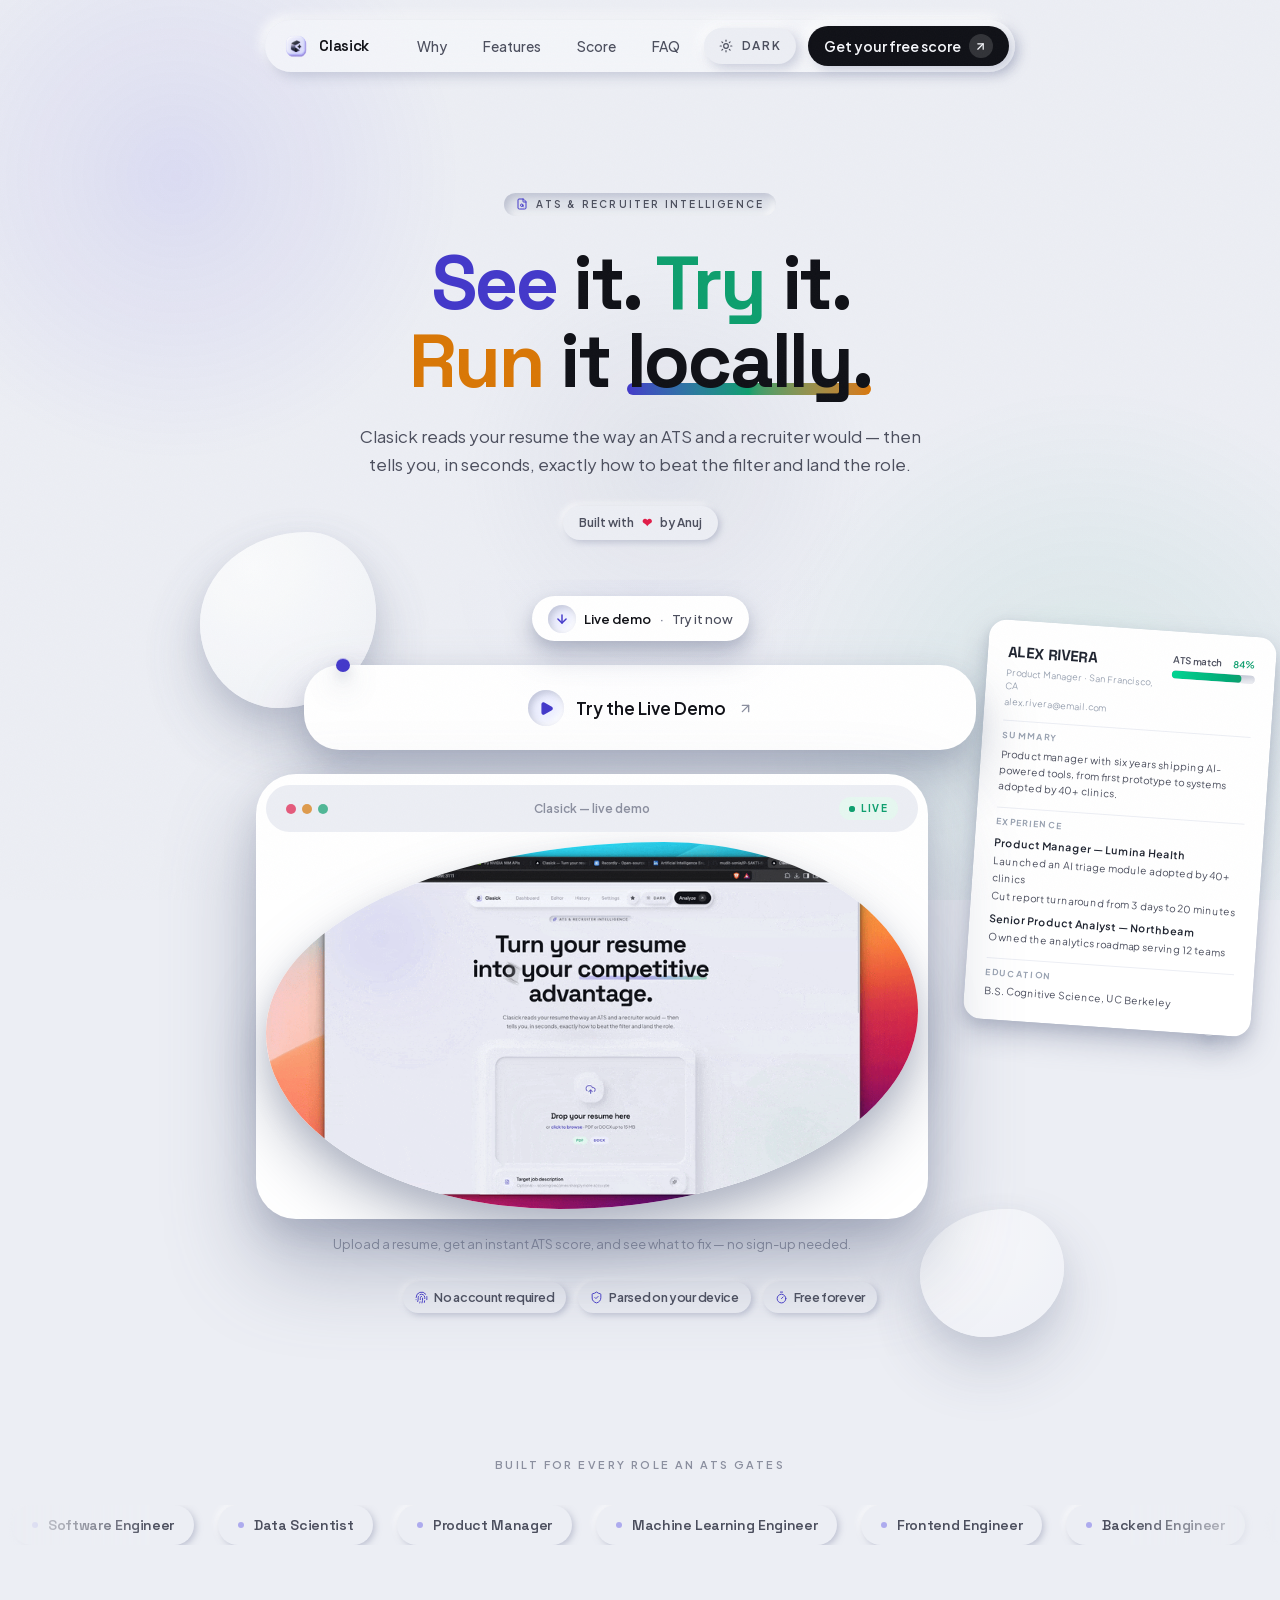
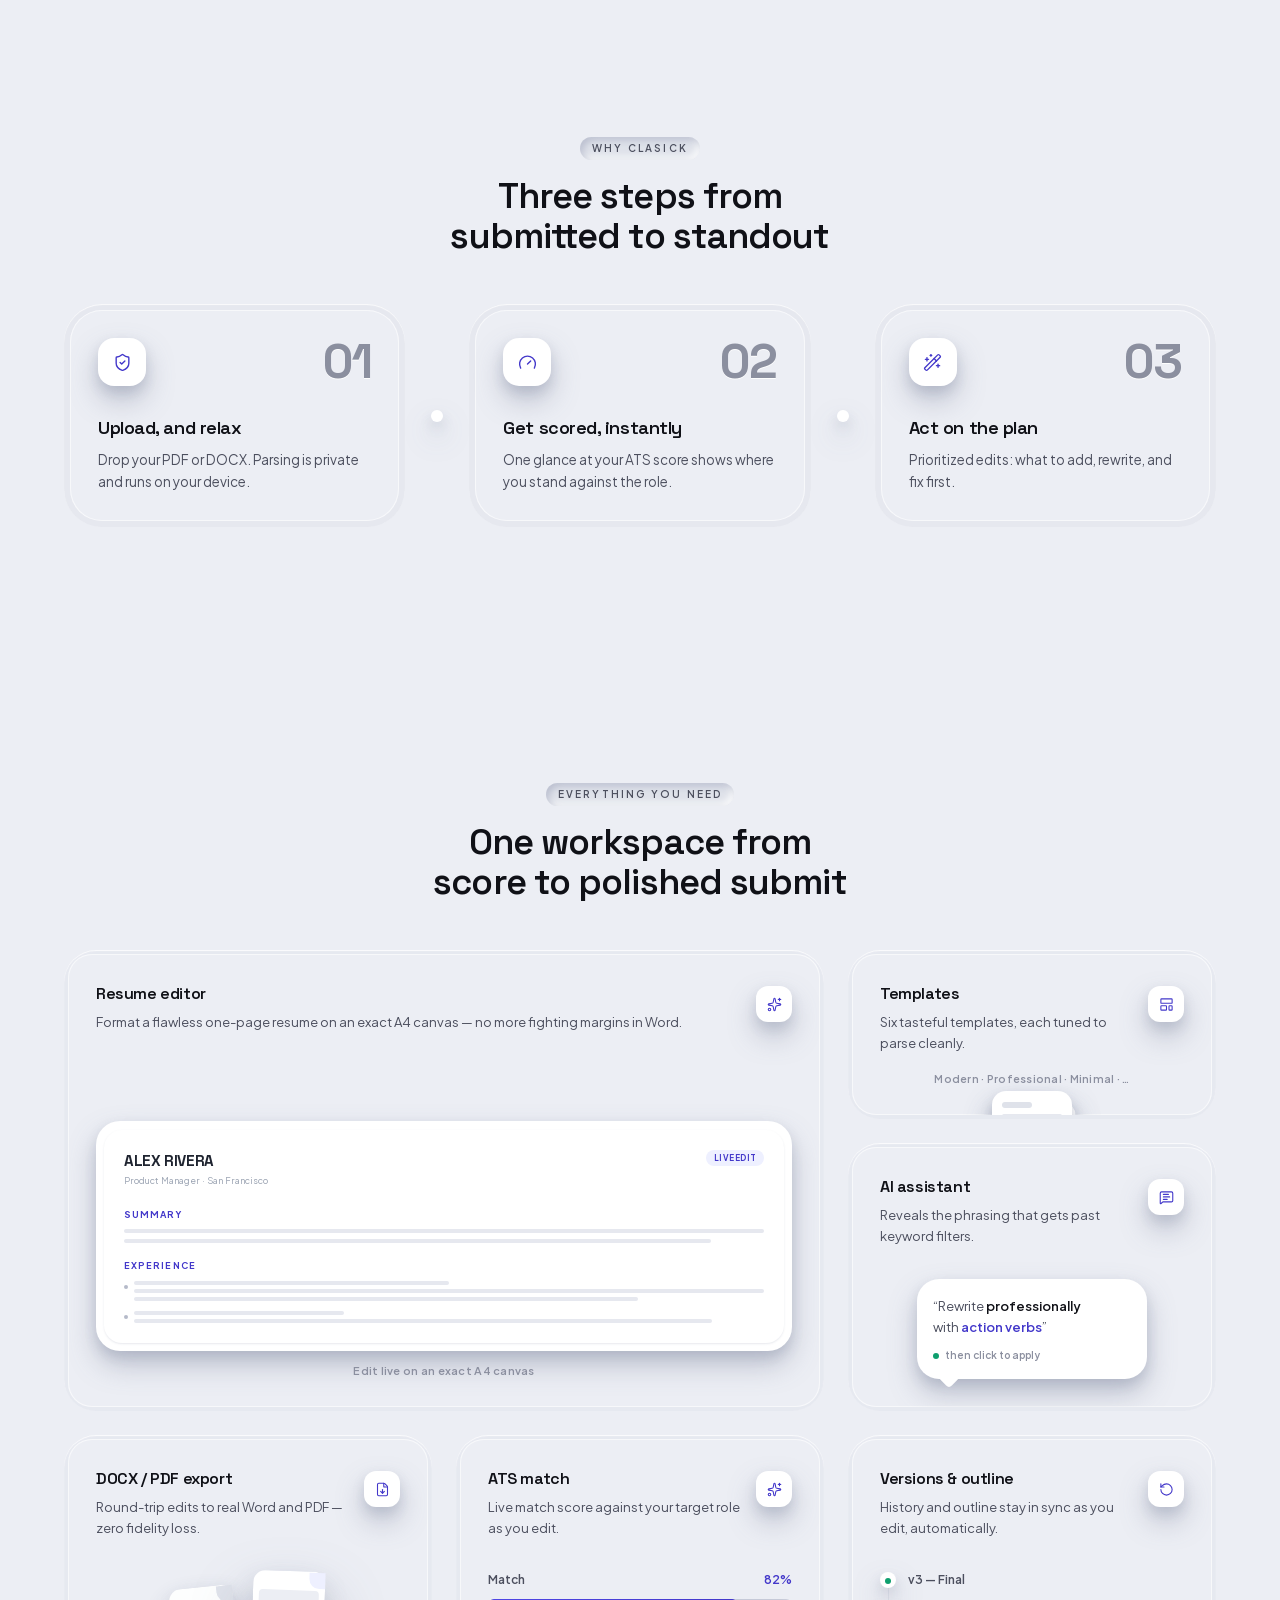
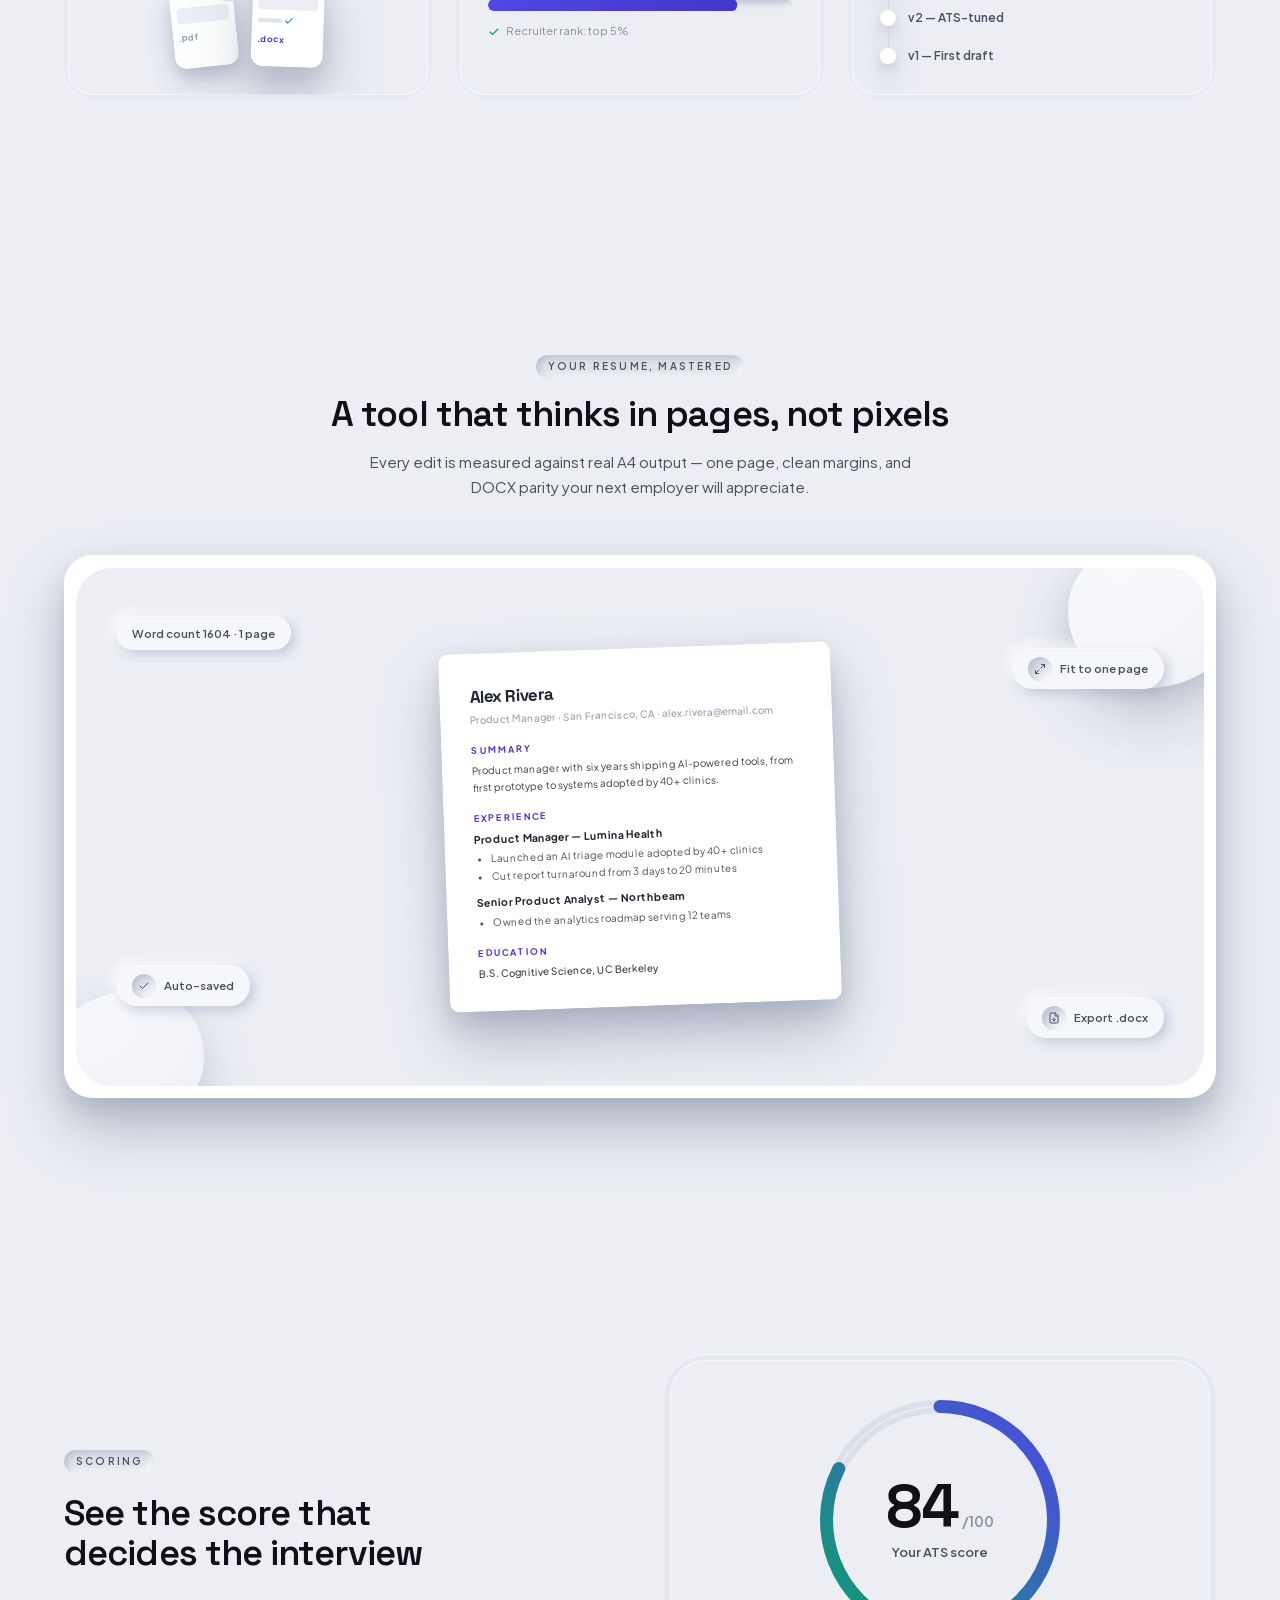
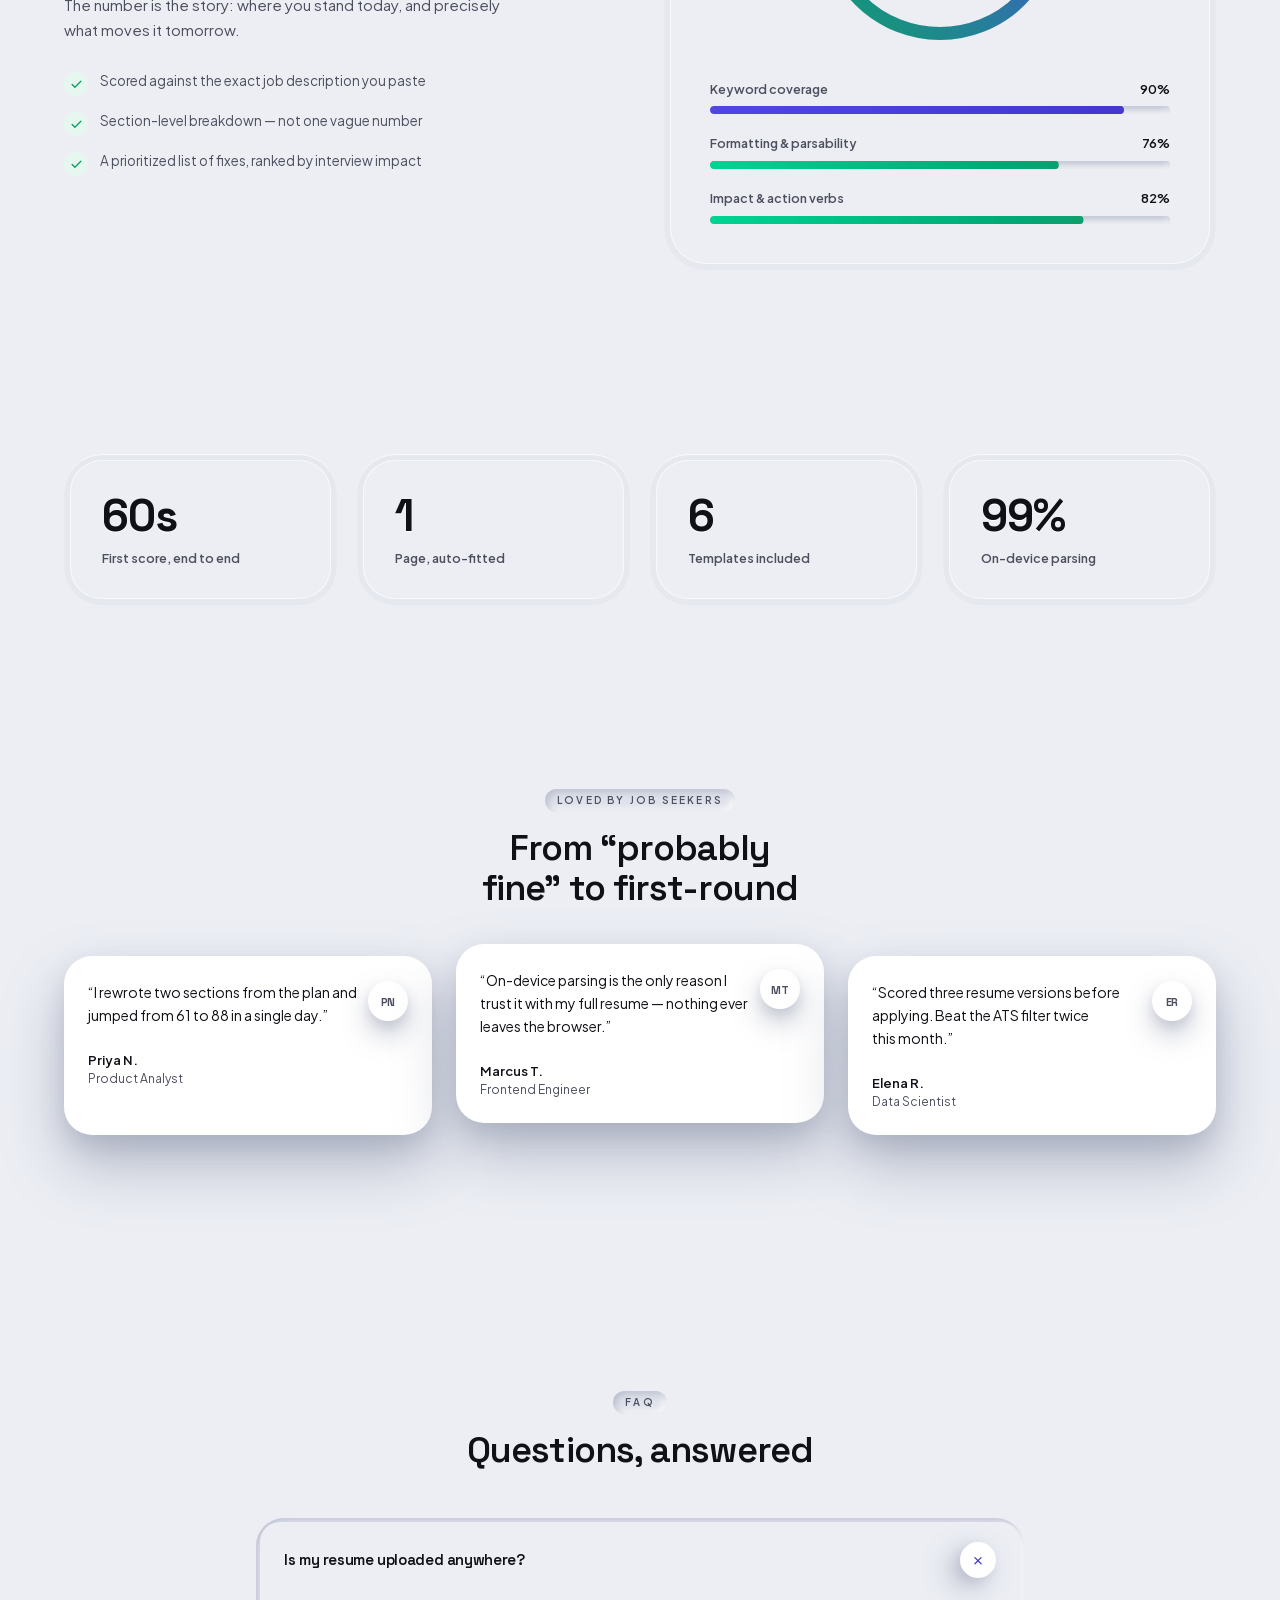
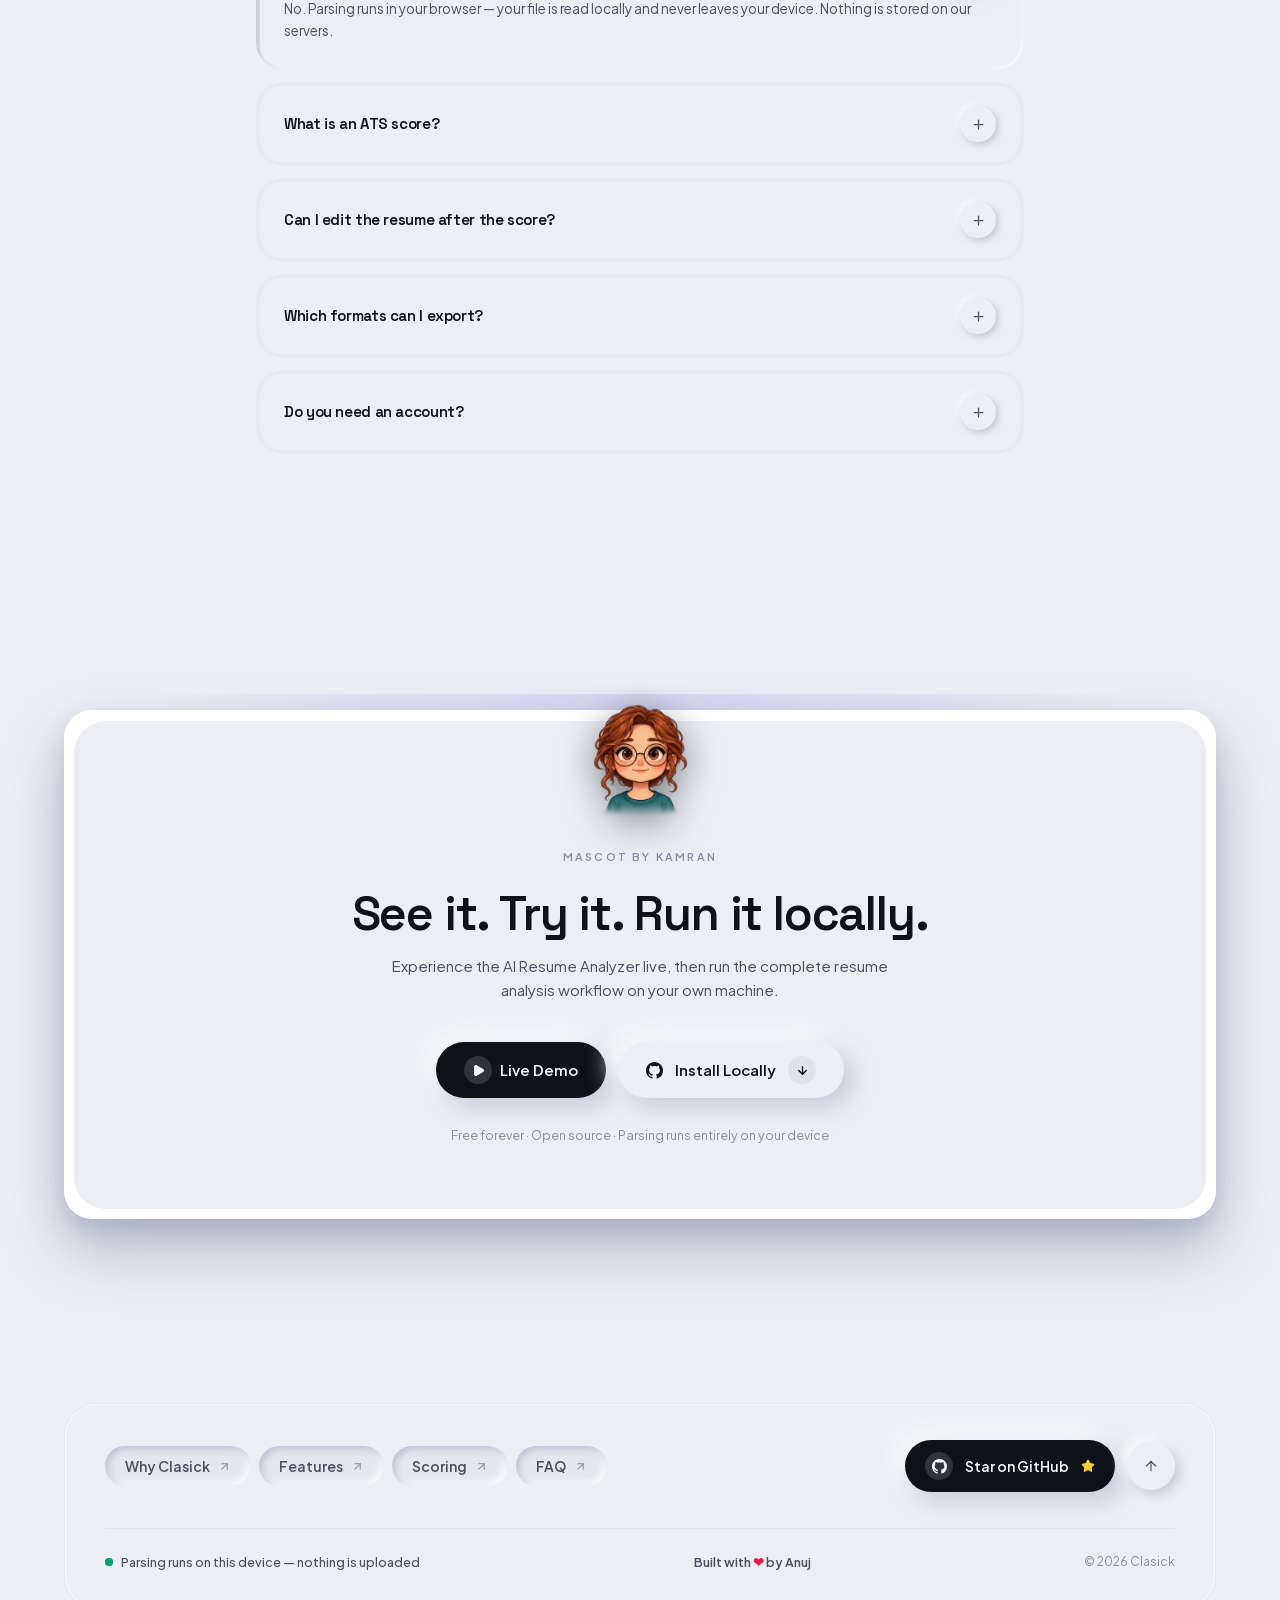
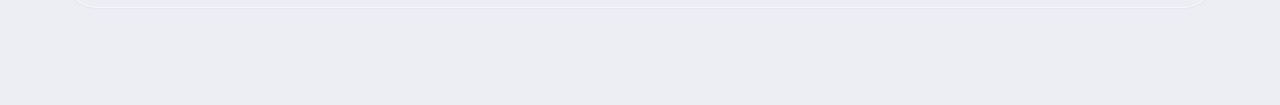
<file: pages/landing-classic.html>
<!DOCTYPE html><html lang="en" class="space_grotesk_4f9f433b-module__fJfFLG__variable plus_jakarta_sans_c5a53474-module__9iBKea__variable"><head><meta charSet="utf-8"/><meta name="viewport" content="width=device-width, initial-scale=1"/><link rel="preload" href="/_next/static/media/0c89a48fa5027cee-s.p.2cyn07wtgehh0.woff2" as="font" crossorigin="" type="font/woff2"/><link rel="preload" href="/_next/static/media/fba5a26ea33df6a3-s.p.18rizl4rsrl42.woff2" as="font" crossorigin="" type="font/woff2"/><link rel="preload" as="image" href="/media/Clasick.png"/><link rel="stylesheet" href="/_next/static/chunks/10wf8vzyr3896.css" data-precedence="next"/><link rel="preload" as="script" fetchPriority="low" href="/_next/static/chunks/310vm2bl3xxpt.js"/><script src="/_next/static/chunks/19mx3mg6lkumu.js" async=""></script><script src="/_next/static/chunks/3ay6_e0bm7d_s.js" async=""></script><script src="/_next/static/chunks/1h43jcb90-m2r.js" async=""></script><script src="/_next/static/chunks/turbopack-0_j4mvl908pwy.js" async=""></script><script src="/_next/static/chunks/17588g9m4rxs_.js" async=""></script><script src="/_next/static/chunks/0t90yhfz9wb4n.js" async=""></script><script src="/_next/static/chunks/0mtp4netbs_lg.js" async=""></script><script src="/_next/static/chunks/3ce-g5s87qefs.js" async=""></script><meta name="next-size-adjust" content=""/><title>Clasick — Turn your resume into your competitive advantage</title><meta name="description" content="Private-first ATS resume analysis. Drop your resume, see your score in seconds, and get a prioritized plan to rank higher."/><meta property="og:title" content="Clasick"/><meta property="og:description" content="Private-first ATS resume analysis with a prioritized improvement plan."/><meta property="og:type" content="website"/><meta name="twitter:card" content="summary"/><meta name="twitter:title" content="Clasick"/><meta name="twitter:description" content="Private-first ATS resume analysis with a prioritized improvement plan."/><link rel="icon" href="/favicon.ico?favicon.2vob68tjqpejf.ico" sizes="256x256" type="image/x-icon"/><script>(function(){try{var t=localStorage.getItem("theme");var d=t==="dark";document.documentElement.classList.toggle("dark",d)}catch(e){}})();</script><script src="/_next/static/chunks/0cz1d0mv5g_q7.js" noModule=""></script></head><body class="min-h-[100dvh] overflow-x-clip antialiased"><div hidden=""><!--$--><!--/$--></div><div aria-hidden="true" class="pointer-events-none fixed inset-0 -z-10 overflow-hidden"><div class="absolute -top-40 -left-40 h-[42rem] w-[42rem] rounded-full bg-[radial-gradient(circle_at_center,rgba(79,70,229,0.10),transparent_60%)]"></div><div class="absolute -bottom-52 right-[-12rem] h-[48rem] w-[48rem] rounded-full bg-[radial-gradient(circle_at_center,rgba(14,159,110,0.09),transparent_62%)]"></div><div class="absolute left-1/3 top-1/4 h-[30rem] w-[30rem] rounded-full bg-[radial-gradient(circle_at_center,rgba(139,146,173,0.10),transparent_60%)]"></div></div><div aria-hidden="true" class="pointer-events-none fixed inset-0 z-[70] opacity-[0.025]" style="background-image:url(&quot;data:image/svg+xml,%3Csvg xmlns=&#x27;http://www.w3.org/2000/svg&#x27; width=&#x27;160&#x27; height=&#x27;160&#x27;%3E%3Cfilter id=&#x27;n&#x27;%3E%3CfeTurbulence type=&#x27;fractalNoise&#x27; baseFrequency=&#x27;0.85&#x27; numOctaves=&#x27;3&#x27; stitchTiles=&#x27;stitch&#x27;/%3E%3C/filter%3E%3Crect width=&#x27;100%25&#x27; height=&#x27;100%25&#x27; filter=&#x27;url(%23n)&#x27;/%3E%3C/svg%3E&quot;)"></div><header class="pointer-events-none fixed inset-x-0 top-0 z-40 hidden justify-center px-6 pt-5 lg:flex"><nav class="pointer-events-auto flex items-center gap-1 rounded-full bg-raised/80 p-1.5 shadow-neo-sm backdrop-blur-xl" style="opacity:0;transform:translateY(-24px)"><a href="#top" class="ml-1 mr-3 flex items-center gap-2 rounded-full py-1 pl-1.5 pr-4"><img src="/media/Clasick.png" alt="Clasick" width="30" height="30" class="object-contain"/><span class="font-display text-[15px] font-semibold tracking-tight text-ink">Clasick</span></a><a href="#how" class="rounded-full px-4 py-2 text-sm font-medium text-ink-soft transition-all duration-300 hover:bg-surface hover:text-ink hover:shadow-neo-xs">Why</a><a href="#features" class="rounded-full px-4 py-2 text-sm font-medium text-ink-soft transition-all duration-300 hover:bg-surface hover:text-ink hover:shadow-neo-xs">Features</a><a href="#score" class="rounded-full px-4 py-2 text-sm font-medium text-ink-soft transition-all duration-300 hover:bg-surface hover:text-ink hover:shadow-neo-xs">Score</a><a href="#faq" class="rounded-full px-4 py-2 text-sm font-medium text-ink-soft transition-all duration-300 hover:bg-surface hover:text-ink hover:shadow-neo-xs">FAQ</a><button aria-label="Toggle dark mode" title="Toggle dark mode" class="group relative flex h-9 shrink-0 items-center gap-2 rounded-full bg-surface px-3.5 text-ink-soft shadow-neo-sm transition-all duration-500 ease-fluid hover:-translate-y-0.5 hover:text-ink active:scale-90 active:shadow-pressed ml-1 h-9"><span class="relative flex h-4 w-4 items-center justify-center"><svg xmlns="http://www.w3.org/2000/svg" width="14" height="14" viewBox="0 0 24 24" fill="none" stroke="currentColor" stroke-width="2" stroke-linecap="round" stroke-linejoin="round" class="lucide lucide-sun absolute transition-all duration-500 ease-fluid group-hover:rotate-90 dark:scale-0 dark:opacity-0 dark:rotate-90" aria-hidden="true"><circle cx="12" cy="12" r="4"></circle><path d="M12 2v2"></path><path d="M12 20v2"></path><path d="m4.93 4.93 1.41 1.41"></path><path d="m17.66 17.66 1.41 1.41"></path><path d="M2 12h2"></path><path d="M20 12h2"></path><path d="m6.34 17.66-1.41 1.41"></path><path d="m19.07 4.93-1.41 1.41"></path></svg><svg xmlns="http://www.w3.org/2000/svg" width="14" height="14" viewBox="0 0 24 24" fill="none" stroke="currentColor" stroke-width="2" stroke-linecap="round" stroke-linejoin="round" class="lucide lucide-moon absolute scale-0 opacity-0 -rotate-90 transition-all duration-500 ease-fluid group-hover:rotate-0 dark:scale-100 dark:opacity-100 dark:rotate-0" aria-hidden="true"><path d="M20.985 12.486a9 9 0 1 1-9.473-9.472c.405-.022.617.46.402.803a6 6 0 0 0 8.268 8.268c.344-.215.825-.004.803.401"></path></svg></span><span class="hidden sm:inline text-xs font-semibold uppercase tracking-[0.14em]"><span class="dark:hidden">Dark</span><span class="hidden dark:inline">Light</span></span></button><a href="#upload" class="group ml-2 inline-flex items-center gap-2 rounded-full bg-ink px-4 py-2 text-sm font-semibold text-raised shadow-neo-sm transition-all duration-500 ease-fluid hover:-translate-y-0.5 active:scale-[0.98] active:shadow-pressed">Get your free score<span class="flex h-6 w-6 items-center justify-center rounded-full bg-raised/15 transition-transform duration-500 ease-snap group-hover:translate-x-0.5 group-hover:-translate-y-0.5"><svg xmlns="http://www.w3.org/2000/svg" width="13" height="13" viewBox="0 0 24 24" fill="none" stroke="currentColor" stroke-width="2.25" stroke-linecap="round" stroke-linejoin="round" class="lucide lucide-arrow-up-right" aria-hidden="true"><path d="M7 7h10v10"></path><path d="M7 17 17 7"></path></svg></span></a></nav></header><header class="fixed inset-x-0 top-0 z-40 flex justify-center px-4 pt-4 lg:hidden"><div class="flex w-full max-w-md items-center justify-between rounded-full bg-raised/85 p-2 pl-3 shadow-neo-sm backdrop-blur-xl"><a href="#top" class="flex items-center gap-2 rounded-full py-1"><img src="/media/Clasick.png" alt="Clasick" width="28" height="28" class="object-contain"/><span class="font-display text-[15px] font-semibold tracking-tight text-ink">Clasick</span></a><button aria-label="Open menu" aria-expanded="false" class="relative flex h-11 w-11 flex-col items-center justify-center gap-[5px] rounded-full transition-all duration-500 ease-fluid bg-surface shadow-inset-sm"><span class="h-[2px] w-5 rounded-full bg-ink"></span><span class="h-[2px] w-5 rounded-full bg-ink"></span><span class="h-[2px] w-5 rounded-full bg-ink"></span></button></div></header><main id="top" class="relative overflow-x-clip"><section class="relative px-4 pb-20 pt-36 sm:pt-40 lg:pt-48"><div class="mx-auto flex w-full max-w-3xl flex-col items-center text-center"><div style="opacity:0;filter:blur(8px);transform:translateY(28px)"><span class="inline-flex items-center gap-2 rounded-full bg-inset px-3 py-1 text-[10px] font-semibold uppercase tracking-[0.22em] text-ink-soft shadow-inset-sm"><svg xmlns="http://www.w3.org/2000/svg" width="12" height="12" viewBox="0 0 24 24" fill="none" stroke="currentColor" stroke-width="2" stroke-linecap="round" stroke-linejoin="round" class="lucide lucide-file-search text-accent-strong" aria-hidden="true"><path d="M6 22a2 2 0 0 1-2-2V4a2 2 0 0 1 2-2h8a2.4 2.4 0 0 1 1.704.706l3.588 3.588A2.4 2.4 0 0 1 20 8v12a2 2 0 0 1-2 2z"></path><path d="M14 2v5a1 1 0 0 0 1 1h5"></path><circle cx="11.5" cy="14.5" r="2.5"></circle><path d="M13.3 16.3 15 18"></path></svg>ATS &amp; recruiter intelligence</span></div><div style="opacity:0;filter:blur(8px);transform:translateY(28px)"><h1 class="mt-7 max-w-4xl font-display text-[44px] font-bold leading-[1.02] tracking-[-0.03em] text-ink text-balance sm:text-6xl lg:text-[76px]"><span class="text-accent-strong">See</span> it.<!-- --> <span class="text-good">Try</span> it.<!-- --> <span class="text-warn">Run</span> it<!-- --> <span class="relative inline-block"><span class="relative z-10">locally.</span><span aria-hidden="true" class="absolute inset-x-0 bottom-1 z-0 h-3 rounded-full bg-gradient-to-r from-accent-strong via-good to-warn" style="transform:scaleX(0)"></span></span></h1></div><div style="opacity:0;filter:blur(8px);transform:translateY(28px)"><p class="mx-auto mt-6 max-w-xl text-[16px] leading-relaxed text-ink-soft text-pretty sm:text-[17px]">Clasick reads your resume the way an ATS and a recruiter would — then tells you, in seconds, exactly how to beat the filter and land the role.</p></div><div style="opacity:0;filter:blur(8px);transform:translateY(28px)"><p class="mt-7 inline-flex items-center gap-2 rounded-full bg-surface px-4 py-2 text-[12px] font-semibold text-ink-soft shadow-neo-xs">Built with <span class="text-bad">❤</span> by Anuj</p></div><div class="relative mt-14 w-full max-w-3xl" style="opacity:0;filter:blur(8px);transform:translateY(28px)"><div aria-hidden="true" class="clay-blob clay-drift absolute -left-14 -top-16 h-44 w-44 opacity-75"></div><div aria-hidden="true" class="clay-blob clay-drift absolute -bottom-6 -right-10 h-32 w-36 opacity-60" style="animation-delay:1.6s"></div><div aria-hidden="true" class="absolute -right-60 top-8 hidden w-72 xl:block"><span class="absolute -top-2 left-7 h-3.5 w-3.5 rounded-full border-t border-white/60 bg-clay shadow-clay-sm"></span><span class="absolute -bottom-2 right-12 h-3.5 w-3.5 rounded-full border-t border-white/60 bg-clay shadow-clay-sm"></span><div class="relative rotate-[4deg]"><div class="relative rounded-[18px] border-t border-white/60 bg-white p-5 text-left shadow-clay-sm shadow-[0_0_0_1px_rgba(255,255,255,0.5)_inset]"><div class="flex items-start justify-between gap-3"><div><p class="font-display text-[15px] font-bold tracking-tight text-[#1f2430]">ALEX RIVERA</p><p class="mt-0.5 text-[9px] text-[#9aa3b2]">Product Manager · San Francisco, CA</p><p class="mt-0.5 text-[9px] text-[#9aa3b2]">alex.rivera@email.com</p></div><div class="shrink-0"><div class="flex items-center justify-between gap-3 text-[9.5px] font-semibold"><span class="text-[#4c4f5e]">ATS match</span><span class="text-good">84%</span></div><div class="h-2 w-full overflow-hidden rounded-full bg-inset shadow-inset-sm mt-1 h-1.5 w-20"><div class="h-full w-full rounded-full origin-left bg-gradient-to-r from-emerald-400 to-good" style="transform:scaleX(0)"></div></div></div></div><div class="mt-3 border-t border-[#eceef4] pt-2"><p class="text-[8.5px] font-bold uppercase tracking-[0.16em] text-[#9aa3b2]">Summary</p><p class="mt-1 text-[10px] leading-relaxed text-[#4c4f5e]">Product manager with six years shipping AI-powered tools, from first prototype to systems adopted by 40+ clinics.</p></div><div class="mt-3 border-t border-[#eceef4] pt-2"><p class="text-[8.5px] font-bold uppercase tracking-[0.16em] text-[#9aa3b2]">Experience</p><p class="mt-2 text-[10.5px] font-semibold leading-tight text-[#1f2430]">Product Manager — Lumina Health</p><div class="mt-1 space-y-0.5"><p class="mt-0.5 text-[10px] leading-relaxed text-[#4c4f5e]">Launched an AI triage module adopted by 40+ clinics</p><p class="mt-0.5 text-[10px] leading-relaxed text-[#4c4f5e]">Cut report turnaround from 3 days to 20 minutes</p></div><p class="mt-2 text-[10.5px] font-semibold leading-tight text-[#1f2430]">Senior Product Analyst — Northbeam</p><div class="mt-1 space-y-0.5"><p class="mt-0.5 text-[10px] leading-relaxed text-[#4c4f5e]">Owned the analytics roadmap serving 12 teams</p></div></div><div class="mt-3 border-t border-[#eceef4] pt-2"><p class="text-[8.5px] font-bold uppercase tracking-[0.16em] text-[#9aa3b2]">Education</p><p class="mt-1 text-[10px] leading-relaxed text-[#4c4f5e]">B.S. Cognitive Science, UC Berkeley</p></div></div></div></div><div class="clay-bob relative z-10 mx-auto mb-6 flex w-fit items-center gap-2 rounded-full border-t border-white/60 bg-clay px-4 py-2 text-[13px] font-semibold text-ink shadow-clay-sm"><span class="flex h-7 w-7 items-center justify-center rounded-full bg-accent-soft text-accent-strong shadow-inset-sm"><svg xmlns="http://www.w3.org/2000/svg" width="14" height="14" viewBox="0 0 24 24" fill="none" stroke="currentColor" stroke-width="2.5" stroke-linecap="round" stroke-linejoin="round" class="lucide lucide-arrow-down" aria-hidden="true"><path d="M12 5v14"></path><path d="m19 12-7 7-7-7"></path></svg></span>Live demo<span class="text-ink-faint">·</span><span class="font-medium text-ink-soft">Try it now</span></div><a id="upload" href="https://your-live-demo-link.example.com" target="_blank" rel="noreferrer" class="group relative mx-auto flex w-full max-w-2xl items-center justify-center gap-3 rounded-[36px] border-t border-white/60 bg-clay px-8 py-6 text-[17px] font-semibold text-ink shadow-clay transition-all duration-500 ease-fluid hover:-translate-y-1 hover:shadow-clay-lg active:scale-[0.98] active:shadow-clay-press"><span class="flex h-9 w-9 items-center justify-center rounded-full bg-accent-soft text-accent-strong shadow-inset-sm transition-transform duration-500 ease-snap group-hover:scale-110"><svg xmlns="http://www.w3.org/2000/svg" width="15" height="15" viewBox="0 0 24 24" fill="none" stroke="currentColor" stroke-width="2.25" stroke-linecap="round" stroke-linejoin="round" class="lucide lucide-play ml-px fill-current" aria-hidden="true"><path d="M5 5a2 2 0 0 1 3.008-1.728l11.997 6.998a2 2 0 0 1 .003 3.458l-12 7A2 2 0 0 1 5 19z"></path></svg></span>Try the Live Demo<svg xmlns="http://www.w3.org/2000/svg" width="15" height="15" viewBox="0 0 24 24" fill="none" stroke="currentColor" stroke-width="2.25" stroke-linecap="round" stroke-linejoin="round" class="lucide lucide-arrow-up-right text-ink-faint transition-transform duration-500 ease-snap group-hover:translate-x-0.5 group-hover:-translate-y-0.5" aria-hidden="true"><path d="M7 7h10v10"></path><path d="M7 17 17 7"></path></svg><span aria-hidden="true" class="absolute -top-2 left-8 h-3.5 w-3.5 rounded-full border-t border-white/60 bg-accent-strong shadow-clay-sm"></span></a><div class="mt-6 w-full max-w-2xl"><div aria-hidden="true" class="absolute -inset-4 mx-auto max-w-2xl rounded-[48px] bg-[radial-gradient(40%_30%_at_50%_0%,rgba(79,70,229,0.02),transparent_75%)]"></div><div class="relative rounded-[40px] border-t border-white/60 bg-clay p-2.5 shadow-clay-lg"><div class="relative flex items-center justify-between gap-3 rounded-[32px] bg-surface px-5 py-3"><div class="flex items-center gap-1.5"><span class="h-2.5 w-2.5 rounded-full bg-bad/70"></span><span class="h-2.5 w-2.5 rounded-full bg-warn/70"></span><span class="h-2.5 w-2.5 rounded-full bg-good/70"></span></div><p class="pointer-events-none absolute left-1/2 top-1/2 -translate-x-1/2 -translate-y-1/2 whitespace-nowrap text-[12px] font-semibold text-ink-faint">Clasick — live demo</p><span class="flex shrink-0 items-center gap-1.5 rounded-full bg-good-soft px-2.5 py-1 text-[10px] font-bold uppercase tracking-[0.14em] text-good"><span class="relative flex h-1.5 w-1.5"><span class="absolute inline-flex h-full w-full animate-ping rounded-full bg-good opacity-60"></span><span class="relative inline-flex h-1.5 w-1.5 rounded-full bg-good"></span></span>Live</span></div><div class="clay-blob mt-2.5 overflow-hidden"><img src="/media/user_demo.gif" alt="Clasick live demo walkthrough" class="block h-auto w-full" loading="lazy"/></div></div><p class="mt-4 text-center text-[13px] text-ink-faint">Upload a resume, get an instant ATS score, and see what to fix — no sign-up needed.</p></div><div class="mx-auto mt-6 w-full max-w-md xl:hidden"><div class="relative rounded-[18px] border-t border-white/60 bg-white p-5 text-left shadow-clay-sm shadow-[0_0_0_1px_rgba(255,255,255,0.5)_inset]"><div class="flex items-start justify-between gap-3"><div><p class="font-display text-[15px] font-bold tracking-tight text-[#1f2430]">ALEX RIVERA</p><p class="mt-0.5 text-[9px] text-[#9aa3b2]">Product Manager · San Francisco, CA</p><p class="mt-0.5 text-[9px] text-[#9aa3b2]">alex.rivera@email.com</p></div><div class="shrink-0"><div class="flex items-center justify-between gap-3 text-[9.5px] font-semibold"><span class="text-[#4c4f5e]">ATS match</span><span class="text-good">84%</span></div><div class="h-2 w-full overflow-hidden rounded-full bg-inset shadow-inset-sm mt-1 h-1.5 w-20"><div class="h-full w-full rounded-full origin-left bg-gradient-to-r from-emerald-400 to-good" style="transform:scaleX(0)"></div></div></div></div><div class="mt-3 border-t border-[#eceef4] pt-2"><p class="text-[8.5px] font-bold uppercase tracking-[0.16em] text-[#9aa3b2]">Summary</p><p class="mt-1 text-[10px] leading-relaxed text-[#4c4f5e]">Product manager with six years shipping AI-powered tools, from first prototype to systems adopted by 40+ clinics.</p></div><div class="mt-3 border-t border-[#eceef4] pt-2"><p class="text-[8.5px] font-bold uppercase tracking-[0.16em] text-[#9aa3b2]">Experience</p><p class="mt-2 text-[10.5px] font-semibold leading-tight text-[#1f2430]">Product Manager — Lumina Health</p><div class="mt-1 space-y-0.5"><p class="mt-0.5 text-[10px] leading-relaxed text-[#4c4f5e]">Launched an AI triage module adopted by 40+ clinics</p><p class="mt-0.5 text-[10px] leading-relaxed text-[#4c4f5e]">Cut report turnaround from 3 days to 20 minutes</p></div><p class="mt-2 text-[10.5px] font-semibold leading-tight text-[#1f2430]">Senior Product Analyst — Northbeam</p><div class="mt-1 space-y-0.5"><p class="mt-0.5 text-[10px] leading-relaxed text-[#4c4f5e]">Owned the analytics roadmap serving 12 teams</p></div></div><div class="mt-3 border-t border-[#eceef4] pt-2"><p class="text-[8.5px] font-bold uppercase tracking-[0.16em] text-[#9aa3b2]">Education</p><p class="mt-1 text-[10px] leading-relaxed text-[#4c4f5e]">B.S. Cognitive Science, UC Berkeley</p></div></div></div><div class="mt-7 flex flex-wrap items-center justify-center gap-3"><span class="inline-flex items-center gap-1.5 rounded-full px-3 py-1.5 text-[12.5px] font-semibold tracking-tight bg-surface text-ink-soft shadow-neo-xs"><svg xmlns="http://www.w3.org/2000/svg" width="13" height="13" viewBox="0 0 24 24" fill="none" stroke="currentColor" stroke-width="1.75" stroke-linecap="round" stroke-linejoin="round" class="lucide lucide-fingerprint-pattern lucide-fingerprint text-accent-strong" aria-hidden="true"><path d="M12 10a2 2 0 0 0-2 2c0 1.02-.1 2.51-.26 4"></path><path d="M14 13.12c0 2.38 0 6.38-1 8.88"></path><path d="M17.29 21.02c.12-.6.43-2.3.5-3.02"></path><path d="M2 12a10 10 0 0 1 18-6"></path><path d="M2 16h.01"></path><path d="M21.8 16c.2-2 .131-5.354 0-6"></path><path d="M5 19.5C5.5 18 6 15 6 12a6 6 0 0 1 .34-2"></path><path d="M8.65 22c.21-.66.45-1.32.57-2"></path><path d="M9 6.8a6 6 0 0 1 9 5.2v2"></path></svg>No account required</span><span class="inline-flex items-center gap-1.5 rounded-full px-3 py-1.5 text-[12.5px] font-semibold tracking-tight bg-surface text-ink-soft shadow-neo-xs"><svg xmlns="http://www.w3.org/2000/svg" width="13" height="13" viewBox="0 0 24 24" fill="none" stroke="currentColor" stroke-width="1.75" stroke-linecap="round" stroke-linejoin="round" class="lucide lucide-shield-check text-accent-strong" aria-hidden="true"><path d="M20 13c0 5-3.5 7.5-7.66 8.95a1 1 0 0 1-.67-.01C7.5 20.5 4 18 4 13V6a1 1 0 0 1 1-1c2 0 4.5-1.2 6.24-2.72a1.17 1.17 0 0 1 1.52 0C14.51 3.81 17 5 19 5a1 1 0 0 1 1 1z"></path><path d="m9 12 2 2 4-4"></path></svg>Parsed on your device</span><span class="inline-flex items-center gap-1.5 rounded-full px-3 py-1.5 text-[12.5px] font-semibold tracking-tight bg-surface text-ink-soft shadow-neo-xs"><svg xmlns="http://www.w3.org/2000/svg" width="13" height="13" viewBox="0 0 24 24" fill="none" stroke="currentColor" stroke-width="1.75" stroke-linecap="round" stroke-linejoin="round" class="lucide lucide-timer text-accent-strong" aria-hidden="true"><line x1="10" x2="14" y1="2" y2="2"></line><line x1="12" x2="15" y1="14" y2="11"></line><circle cx="12" cy="14" r="8"></circle></svg>Free forever</span></div></div></div></section><section aria-hidden="true" class="py-14 lg:py-16"><div style="opacity:0;filter:blur(8px);transform:translateY(28px)"><p class="text-center text-[11px] font-semibold uppercase tracking-[0.22em] text-ink-faint">Built for every role an ATS gates</p></div><div class="clay-marquee mt-8"><div class="clay-marquee-track"><span class="mx-3 flex shrink-0 items-center gap-2.5 rounded-full bg-surface px-5 py-2.5 shadow-neo-xs"><span class="h-1.5 w-1.5 rounded-full bg-accent/40"></span><span class="whitespace-nowrap font-display text-sm font-semibold tracking-tight text-ink-soft">Software Engineer</span></span><span class="mx-3 flex shrink-0 items-center gap-2.5 rounded-full bg-surface px-5 py-2.5 shadow-neo-xs"><span class="h-1.5 w-1.5 rounded-full bg-accent/40"></span><span class="whitespace-nowrap font-display text-sm font-semibold tracking-tight text-ink-soft">Data Scientist</span></span><span class="mx-3 flex shrink-0 items-center gap-2.5 rounded-full bg-surface px-5 py-2.5 shadow-neo-xs"><span class="h-1.5 w-1.5 rounded-full bg-accent/40"></span><span class="whitespace-nowrap font-display text-sm font-semibold tracking-tight text-ink-soft">Product Manager</span></span><span class="mx-3 flex shrink-0 items-center gap-2.5 rounded-full bg-surface px-5 py-2.5 shadow-neo-xs"><span class="h-1.5 w-1.5 rounded-full bg-accent/40"></span><span class="whitespace-nowrap font-display text-sm font-semibold tracking-tight text-ink-soft">Machine Learning Engineer</span></span><span class="mx-3 flex shrink-0 items-center gap-2.5 rounded-full bg-surface px-5 py-2.5 shadow-neo-xs"><span class="h-1.5 w-1.5 rounded-full bg-accent/40"></span><span class="whitespace-nowrap font-display text-sm font-semibold tracking-tight text-ink-soft">Frontend Engineer</span></span><span class="mx-3 flex shrink-0 items-center gap-2.5 rounded-full bg-surface px-5 py-2.5 shadow-neo-xs"><span class="h-1.5 w-1.5 rounded-full bg-accent/40"></span><span class="whitespace-nowrap font-display text-sm font-semibold tracking-tight text-ink-soft">Backend Engineer</span></span><span class="mx-3 flex shrink-0 items-center gap-2.5 rounded-full bg-surface px-5 py-2.5 shadow-neo-xs"><span class="h-1.5 w-1.5 rounded-full bg-accent/40"></span><span class="whitespace-nowrap font-display text-sm font-semibold tracking-tight text-ink-soft">DevOps Engineer</span></span><span class="mx-3 flex shrink-0 items-center gap-2.5 rounded-full bg-surface px-5 py-2.5 shadow-neo-xs"><span class="h-1.5 w-1.5 rounded-full bg-accent/40"></span><span class="whitespace-nowrap font-display text-sm font-semibold tracking-tight text-ink-soft">Data Analyst</span></span><span class="mx-3 flex shrink-0 items-center gap-2.5 rounded-full bg-surface px-5 py-2.5 shadow-neo-xs"><span class="h-1.5 w-1.5 rounded-full bg-accent/40"></span><span class="whitespace-nowrap font-display text-sm font-semibold tracking-tight text-ink-soft">UX Designer</span></span><span class="mx-3 flex shrink-0 items-center gap-2.5 rounded-full bg-surface px-5 py-2.5 shadow-neo-xs"><span class="h-1.5 w-1.5 rounded-full bg-accent/40"></span><span class="whitespace-nowrap font-display text-sm font-semibold tracking-tight text-ink-soft">Full-Stack Engineer</span></span><span class="mx-3 flex shrink-0 items-center gap-2.5 rounded-full bg-surface px-5 py-2.5 shadow-neo-xs"><span class="h-1.5 w-1.5 rounded-full bg-accent/40"></span><span class="whitespace-nowrap font-display text-sm font-semibold tracking-tight text-ink-soft">QA Engineer</span></span><span class="mx-3 flex shrink-0 items-center gap-2.5 rounded-full bg-surface px-5 py-2.5 shadow-neo-xs"><span class="h-1.5 w-1.5 rounded-full bg-accent/40"></span><span class="whitespace-nowrap font-display text-sm font-semibold tracking-tight text-ink-soft">Solutions Architect</span></span><span class="mx-3 flex shrink-0 items-center gap-2.5 rounded-full bg-surface px-5 py-2.5 shadow-neo-xs"><span class="h-1.5 w-1.5 rounded-full bg-accent/40"></span><span class="whitespace-nowrap font-display text-sm font-semibold tracking-tight text-ink-soft">Software Engineer</span></span><span class="mx-3 flex shrink-0 items-center gap-2.5 rounded-full bg-surface px-5 py-2.5 shadow-neo-xs"><span class="h-1.5 w-1.5 rounded-full bg-accent/40"></span><span class="whitespace-nowrap font-display text-sm font-semibold tracking-tight text-ink-soft">Data Scientist</span></span><span class="mx-3 flex shrink-0 items-center gap-2.5 rounded-full bg-surface px-5 py-2.5 shadow-neo-xs"><span class="h-1.5 w-1.5 rounded-full bg-accent/40"></span><span class="whitespace-nowrap font-display text-sm font-semibold tracking-tight text-ink-soft">Product Manager</span></span><span class="mx-3 flex shrink-0 items-center gap-2.5 rounded-full bg-surface px-5 py-2.5 shadow-neo-xs"><span class="h-1.5 w-1.5 rounded-full bg-accent/40"></span><span class="whitespace-nowrap font-display text-sm font-semibold tracking-tight text-ink-soft">Machine Learning Engineer</span></span><span class="mx-3 flex shrink-0 items-center gap-2.5 rounded-full bg-surface px-5 py-2.5 shadow-neo-xs"><span class="h-1.5 w-1.5 rounded-full bg-accent/40"></span><span class="whitespace-nowrap font-display text-sm font-semibold tracking-tight text-ink-soft">Frontend Engineer</span></span><span class="mx-3 flex shrink-0 items-center gap-2.5 rounded-full bg-surface px-5 py-2.5 shadow-neo-xs"><span class="h-1.5 w-1.5 rounded-full bg-accent/40"></span><span class="whitespace-nowrap font-display text-sm font-semibold tracking-tight text-ink-soft">Backend Engineer</span></span><span class="mx-3 flex shrink-0 items-center gap-2.5 rounded-full bg-surface px-5 py-2.5 shadow-neo-xs"><span class="h-1.5 w-1.5 rounded-full bg-accent/40"></span><span class="whitespace-nowrap font-display text-sm font-semibold tracking-tight text-ink-soft">DevOps Engineer</span></span><span class="mx-3 flex shrink-0 items-center gap-2.5 rounded-full bg-surface px-5 py-2.5 shadow-neo-xs"><span class="h-1.5 w-1.5 rounded-full bg-accent/40"></span><span class="whitespace-nowrap font-display text-sm font-semibold tracking-tight text-ink-soft">Data Analyst</span></span><span class="mx-3 flex shrink-0 items-center gap-2.5 rounded-full bg-surface px-5 py-2.5 shadow-neo-xs"><span class="h-1.5 w-1.5 rounded-full bg-accent/40"></span><span class="whitespace-nowrap font-display text-sm font-semibold tracking-tight text-ink-soft">UX Designer</span></span><span class="mx-3 flex shrink-0 items-center gap-2.5 rounded-full bg-surface px-5 py-2.5 shadow-neo-xs"><span class="h-1.5 w-1.5 rounded-full bg-accent/40"></span><span class="whitespace-nowrap font-display text-sm font-semibold tracking-tight text-ink-soft">Full-Stack Engineer</span></span><span class="mx-3 flex shrink-0 items-center gap-2.5 rounded-full bg-surface px-5 py-2.5 shadow-neo-xs"><span class="h-1.5 w-1.5 rounded-full bg-accent/40"></span><span class="whitespace-nowrap font-display text-sm font-semibold tracking-tight text-ink-soft">QA Engineer</span></span><span class="mx-3 flex shrink-0 items-center gap-2.5 rounded-full bg-surface px-5 py-2.5 shadow-neo-xs"><span class="h-1.5 w-1.5 rounded-full bg-accent/40"></span><span class="whitespace-nowrap font-display text-sm font-semibold tracking-tight text-ink-soft">Solutions Architect</span></span></div></div></section><section id="how" class="scroll-mt-28 px-4 py-24 lg:py-32"><div class="mx-auto w-full max-w-6xl"><div style="opacity:0;filter:blur(8px);transform:translateY(28px)"><div class="flex flex-col items-center gap-4 text-center"><span class="inline-flex items-center gap-2 rounded-full bg-inset px-3 py-1 text-[10px] font-semibold uppercase tracking-[0.22em] text-ink-soft shadow-inset-sm">Why Clasick</span><h2 class="max-w-xl font-display text-3xl font-semibold tracking-tight text-ink text-balance sm:text-4xl">Three steps from submitted to standout</h2></div></div><div class="mt-12 grid gap-6 md:grid-cols-[1fr_auto_1fr_auto_1fr] md:items-stretch"><div class="h-full" style="opacity:0;filter:blur(8px);transform:translateY(28px)"><div class="bg-inset/50 shell-ring group h-full" style="border-radius:calc(2rem + 6px);padding:6px"><div class="h-full w-full bg-surface glow-ring shadow-neo p-7" style="border-radius:2rem"><div class="flex items-start justify-between"><span class="flex shrink-0 items-center justify-center border-t border-white/60 bg-clay text-accent-strong shadow-clay-sm h-12 w-12 rounded-2xl transition-transform duration-700 ease-snap group-hover:-rotate-6 group-hover:scale-110"><svg xmlns="http://www.w3.org/2000/svg" width="19" height="19" viewBox="0 0 24 24" fill="none" stroke="currentColor" stroke-width="1.75" stroke-linecap="round" stroke-linejoin="round" class="lucide lucide-shield-check" aria-hidden="true"><path d="M20 13c0 5-3.5 7.5-7.66 8.95a1 1 0 0 1-.67-.01C7.5 20.5 4 18 4 13V6a1 1 0 0 1 1-1c2 0 4.5-1.2 6.24-2.72a1.17 1.17 0 0 1 1.52 0C14.51 3.81 17 5 19 5a1 1 0 0 1 1 1z"></path><path d="m9 12 2 2 4-4"></path></svg></span><span class="font-display text-5xl font-bold tracking-tight text-ink-faint [text-shadow:var(--emboss-shadow)]">01</span></div><h3 class="mt-7 font-display text-[18px] font-semibold tracking-tight text-ink">Upload, and relax</h3><p class="mt-2 text-[13.5px] leading-relaxed text-ink-soft">Drop your PDF or DOCX. Parsing is private and runs on your device.</p></div></div></div><div class="hidden items-center justify-center px-2 md:flex"><span class="relative block h-0 w-full"><span class="absolute inset-y-0 left-0 right-0 border-t-2 border-dashed border-inset"></span><span class="absolute left-1/2 top-1/2 h-3 w-3 -translate-x-1/2 -translate-y-1/2 rounded-full border-t border-white/60 bg-clay shadow-clay-sm"></span></span></div><div class="h-full" style="opacity:0;filter:blur(8px);transform:translateY(28px)"><div class="bg-inset/50 shell-ring group h-full" style="border-radius:calc(2rem + 6px);padding:6px"><div class="h-full w-full bg-surface glow-ring shadow-neo p-7" style="border-radius:2rem"><div class="flex items-start justify-between"><span class="flex shrink-0 items-center justify-center border-t border-white/60 bg-clay text-accent-strong shadow-clay-sm h-12 w-12 rounded-2xl transition-transform duration-700 ease-snap group-hover:-rotate-6 group-hover:scale-110"><svg xmlns="http://www.w3.org/2000/svg" width="19" height="19" viewBox="0 0 24 24" fill="none" stroke="currentColor" stroke-width="1.75" stroke-linecap="round" stroke-linejoin="round" class="lucide lucide-gauge" aria-hidden="true"><path d="m12 14 4-4"></path><path d="M3.34 19a10 10 0 1 1 17.32 0"></path></svg></span><span class="font-display text-5xl font-bold tracking-tight text-ink-faint [text-shadow:var(--emboss-shadow)]">02</span></div><h3 class="mt-7 font-display text-[18px] font-semibold tracking-tight text-ink">Get scored, instantly</h3><p class="mt-2 text-[13.5px] leading-relaxed text-ink-soft">One glance at your ATS score shows where you stand against the role.</p></div></div></div><div class="hidden items-center justify-center px-2 md:flex"><span class="relative block h-0 w-full"><span class="absolute inset-y-0 left-0 right-0 border-t-2 border-dashed border-inset"></span><span class="absolute left-1/2 top-1/2 h-3 w-3 -translate-x-1/2 -translate-y-1/2 rounded-full border-t border-white/60 bg-clay shadow-clay-sm"></span></span></div><div class="h-full" style="opacity:0;filter:blur(8px);transform:translateY(28px)"><div class="bg-inset/50 shell-ring group h-full" style="border-radius:calc(2rem + 6px);padding:6px"><div class="h-full w-full bg-surface glow-ring shadow-neo p-7" style="border-radius:2rem"><div class="flex items-start justify-between"><span class="flex shrink-0 items-center justify-center border-t border-white/60 bg-clay text-accent-strong shadow-clay-sm h-12 w-12 rounded-2xl transition-transform duration-700 ease-snap group-hover:-rotate-6 group-hover:scale-110"><svg xmlns="http://www.w3.org/2000/svg" width="19" height="19" viewBox="0 0 24 24" fill="none" stroke="currentColor" stroke-width="1.75" stroke-linecap="round" stroke-linejoin="round" class="lucide lucide-wand-sparkles lucide-wand-2" aria-hidden="true"><path d="m21.64 3.64-1.28-1.28a1.21 1.21 0 0 0-1.72 0L2.36 18.64a1.21 1.21 0 0 0 0 1.72l1.28 1.28a1.2 1.2 0 0 0 1.72 0L21.64 5.36a1.2 1.2 0 0 0 0-1.72"></path><path d="m14 7 3 3"></path><path d="M5 6v4"></path><path d="M19 14v4"></path><path d="M10 2v2"></path><path d="M7 8H3"></path><path d="M21 16h-4"></path><path d="M11 3H9"></path></svg></span><span class="font-display text-5xl font-bold tracking-tight text-ink-faint [text-shadow:var(--emboss-shadow)]">03</span></div><h3 class="mt-7 font-display text-[18px] font-semibold tracking-tight text-ink">Act on the plan</h3><p class="mt-2 text-[13.5px] leading-relaxed text-ink-soft">Prioritized edits: what to add, rewrite, and fix first.</p></div></div></div></div></div></section><section id="features" class="scroll-mt-28 px-4 py-24 lg:py-32"><div class="mx-auto w-full max-w-6xl"><div style="opacity:0;filter:blur(8px);transform:translateY(28px)"><div class="flex flex-col items-center gap-4 text-center"><span class="inline-flex items-center gap-2 rounded-full bg-inset px-3 py-1 text-[10px] font-semibold uppercase tracking-[0.22em] text-ink-soft shadow-inset-sm">Everything you need</span><h2 class="max-w-2xl font-display text-3xl font-semibold tracking-tight text-ink text-balance sm:text-4xl">One workspace from score to polished submit</h2></div></div><div class="mt-12 grid gap-6 md:grid-cols-6"><div class="md:col-span-4 md:row-span-2" style="opacity:0;filter:blur(8px);transform:translateY(28px)"><div class="rounded-[2rem] bg-inset/40 p-1 shell-ring h-full"><div class="group flex h-full flex-col overflow-hidden rounded-[calc(2rem-8px)] bg-surface glow-ring p-7 shadow-neo-xs transition-all duration-700 ease-fluid hover:-translate-y-1 hover:shadow-neo"><div class="flex items-start justify-between gap-4"><div><h3 class="font-display text-base font-semibold tracking-tight text-ink">Resume editor</h3><p class="mt-1.5 text-[13px] leading-relaxed text-ink-soft">Format a flawless one-page resume on an exact A4 canvas — no more fighting margins in Word.</p></div><span class="flex shrink-0 items-center justify-center border-t border-white/60 bg-clay text-accent-strong shadow-clay-sm h-9 w-9 rounded-xl mt-1"><svg xmlns="http://www.w3.org/2000/svg" width="15" height="15" viewBox="0 0 24 24" fill="none" stroke="currentColor" stroke-width="1.75" stroke-linecap="round" stroke-linejoin="round" class="lucide lucide-sparkles lucide-stars" aria-hidden="true"><path d="M11.017 2.814a1 1 0 0 1 1.966 0l1.051 5.558a2 2 0 0 0 1.594 1.594l5.558 1.051a1 1 0 0 1 0 1.966l-5.558 1.051a2 2 0 0 0-1.594 1.594l-1.051 5.558a1 1 0 0 1-1.966 0l-1.051-5.558a2 2 0 0 0-1.594-1.594l-5.558-1.051a1 1 0 0 1 0-1.966l5.558-1.051a2 2 0 0 0 1.594-1.594z"></path><path d="M20 2v4"></path><path d="M22 4h-4"></path><circle cx="4" cy="20" r="2"></circle></svg></span></div><div class="mt-8 flex flex-1 flex-col justify-end"><div class="w-full rounded-[24px] border-t border-white/60 bg-clay p-2 shadow-clay-sm transition-all duration-700 ease-fluid group-hover:-translate-y-1 group-hover:shadow-clay"><div class="rounded-[18px] bg-white p-5 shadow-[0_1px_2px_rgba(101,109,138,0.15)]"><div class="flex items-start justify-between"><div><p class="font-display text-[15px] font-bold tracking-tight text-[#1f2430]">ALEX RIVERA</p><p class="mt-0.5 text-[9px] text-[#9aa3b2]">Product Manager · San Francisco</p></div><span class="rounded-full bg-accent-soft px-2 py-0.5 text-[8px] font-bold uppercase tracking-wide text-accent-strong">Live edit</span></div><div class="mt-5"><p class="text-[9px] font-bold uppercase tracking-[0.12em] text-accent-strong">Summary</p><div class="mt-2 space-y-1.5"><div class="h-1 rounded-full bg-[#e6e8ef] w-full"></div><div class="h-1 rounded-full bg-[#e6e8ef] w-11/12"></div></div></div><div class="mt-4"><p class="text-[9px] font-bold uppercase tracking-[0.12em] text-accent-strong">Experience</p><div class="mt-2 space-y-2.5"><div class="flex items-start gap-1.5"><span class="mt-1 h-1 w-1 shrink-0 rounded-full bg-[#b5bac9]"></span><div class="flex-1 space-y-1"><div class="h-1 rounded-full bg-[#e6e8ef] w-1/2"></div><div class="h-1 rounded-full bg-[#e6e8ef] w-full"></div><div class="h-1 rounded-full bg-[#e6e8ef] w-4/5"></div></div></div><div class="flex items-start gap-1.5"><span class="mt-1 h-1 w-1 shrink-0 rounded-full bg-[#b5bac9]"></span><div class="flex-1 space-y-1"><div class="h-1 rounded-full bg-[#e6e8ef] w-1/3"></div><div class="h-1 rounded-full bg-[#e6e8ef] w-11/12"></div></div></div></div></div></div></div><p class="mt-3 text-center text-[11px] font-semibold tracking-wide text-ink-faint">Edit live on an exact A4 canvas</p></div></div></div></div><div class="md:col-span-2" style="opacity:0;filter:blur(8px);transform:translateY(28px)"><div class="rounded-[2rem] bg-inset/40 p-1 shell-ring h-full"><div class="group flex h-full flex-col overflow-hidden rounded-[calc(2rem-8px)] bg-surface glow-ring p-7 shadow-neo-xs transition-all duration-700 ease-fluid hover:-translate-y-1 hover:shadow-neo"><div class="flex items-start justify-between gap-4"><div><h3 class="font-display text-base font-semibold tracking-tight text-ink">Templates</h3><p class="mt-1.5 text-[13px] leading-relaxed text-ink-soft">Six tasteful templates, each tuned to parse cleanly.</p></div><span class="flex shrink-0 items-center justify-center border-t border-white/60 bg-clay text-accent-strong shadow-clay-sm h-9 w-9 rounded-xl mt-1"><svg xmlns="http://www.w3.org/2000/svg" width="15" height="15" viewBox="0 0 24 24" fill="none" stroke="currentColor" stroke-width="1.75" stroke-linecap="round" stroke-linejoin="round" class="lucide lucide-layout-template" aria-hidden="true"><rect width="18" height="7" x="3" y="3" rx="1"></rect><rect width="9" height="7" x="3" y="14" rx="1"></rect><rect width="5" height="7" x="16" y="14" rx="1"></rect></svg></span></div><div class="relative mt-8 h-40 flex-1"><div class="absolute left-1/2 top-5 h-28 w-20 -translate-x-1/2 rotate-[10deg] rounded-[14px] bg-inset/70"></div><div class="absolute left-1/2 top-3 h-28 w-20 -translate-x-1/2 rotate-[5deg] rounded-[14px] border-t border-white/60 bg-clay shadow-clay-sm"></div><div class="absolute left-1/2 top-1 h-28 w-20 -translate-x-1/2 rounded-[14px] border-t border-white/60 bg-clay shadow-clay-sm transition-all duration-700 ease-snap group-hover:-translate-y-3 group-hover:-rotate-6 group-hover:shadow-clay"><div class="flex flex-col gap-1.5 p-2.5"><div class="h-1.5 w-1/2 rounded-full bg-[#dfe2ea]"></div><div class="h-1 w-full rounded-full bg-[#e6e8ef]"></div><div class="h-1 w-4/5 rounded-full bg-[#e6e8ef]"></div><div class="mt-1 h-1 w-2/3 rounded-full bg-[#e6e8ef]"></div></div></div><p class="absolute bottom-0 left-0 right-0 text-center text-[10.5px] font-semibold tracking-wide text-ink-faint">Modern · Professional · Minimal · …</p></div></div></div></div><div class="md:col-span-2" style="opacity:0;filter:blur(8px);transform:translateY(28px)"><div class="rounded-[2rem] bg-inset/40 p-1 shell-ring h-full"><div class="group flex h-full flex-col overflow-hidden rounded-[calc(2rem-8px)] bg-surface glow-ring p-7 shadow-neo-xs transition-all duration-700 ease-fluid hover:-translate-y-1 hover:shadow-neo"><div class="flex items-start justify-between gap-4"><div><h3 class="font-display text-base font-semibold tracking-tight text-ink">AI assistant</h3><p class="mt-1.5 text-[13px] leading-relaxed text-ink-soft">Reveals the phrasing that gets past keyword filters.</p></div><span class="flex shrink-0 items-center justify-center border-t border-white/60 bg-clay text-accent-strong shadow-clay-sm h-9 w-9 rounded-xl mt-1"><svg xmlns="http://www.w3.org/2000/svg" width="15" height="15" viewBox="0 0 24 24" fill="none" stroke="currentColor" stroke-width="1.75" stroke-linecap="round" stroke-linejoin="round" class="lucide lucide-message-square-text" aria-hidden="true"><path d="M22 17a2 2 0 0 1-2 2H6.828a2 2 0 0 0-1.414.586l-2.202 2.202A.71.71 0 0 1 2 21.286V5a2 2 0 0 1 2-2h16a2 2 0 0 1 2 2z"></path><path d="M7 11h10"></path><path d="M7 15h6"></path><path d="M7 7h8"></path></svg></span></div><div class="mt-8 flex flex-1 items-end justify-center"><div class="relative w-[230px] rounded-[22px] border-t border-white/60 bg-clay p-4 shadow-clay-sm transition-transform duration-700 ease-fluid group-hover:-translate-y-1"><span class="absolute -bottom-1.5 left-6 h-4 w-4 rotate-45 rounded-sm bg-clay"></span><p class="text-[13px] leading-relaxed text-ink-soft">“Rewrite <span class="font-semibold text-ink">professionally</span></p><p class="text-[13px] leading-relaxed text-ink-soft">with <span class="font-semibold text-accent-strong">action verbs</span>”</p><div class="mt-2.5 flex items-center gap-1.5"><span class="h-1.5 w-1.5 rounded-full bg-good animate-pulse"></span><span class="text-[10px] font-semibold text-ink-faint">then click to apply</span></div></div></div></div></div></div><div class="md:col-span-2" style="opacity:0;filter:blur(8px);transform:translateY(28px)"><div class="rounded-[2rem] bg-inset/40 p-1 shell-ring h-full"><div class="group flex h-full flex-col overflow-hidden rounded-[calc(2rem-8px)] bg-surface glow-ring p-7 shadow-neo-xs transition-all duration-700 ease-fluid hover:-translate-y-1 hover:shadow-neo"><div class="flex items-start justify-between gap-4"><div><h3 class="font-display text-base font-semibold tracking-tight text-ink">DOCX / PDF export</h3><p class="mt-1.5 text-[13px] leading-relaxed text-ink-soft">Round-trip edits to real Word and PDF — zero fidelity loss.</p></div><span class="flex shrink-0 items-center justify-center border-t border-white/60 bg-clay text-accent-strong shadow-clay-sm h-9 w-9 rounded-xl mt-1"><svg xmlns="http://www.w3.org/2000/svg" width="15" height="15" viewBox="0 0 24 24" fill="none" stroke="currentColor" stroke-width="1.75" stroke-linecap="round" stroke-linejoin="round" class="lucide lucide-file-down" aria-hidden="true"><path d="M6 22a2 2 0 0 1-2-2V4a2 2 0 0 1 2-2h8a2.4 2.4 0 0 1 1.704.706l3.588 3.588A2.4 2.4 0 0 1 20 8v12a2 2 0 0 1-2 2z"></path><path d="M14 2v5a1 1 0 0 0 1 1h5"></path><path d="M12 18v-6"></path><path d="m9 15 3 3 3-3"></path></svg></span></div><div class="mt-8 flex flex-1 items-end justify-center gap-4"><div class="relative h-20 w-16 -rotate-6 rounded-[12px] border-t border-white/60 bg-clay p-1.5 opacity-90 shadow-clay-sm"><span class="absolute right-0 top-0 h-4 w-4 rounded-bl-[10px] bg-inset"></span><div class="mt-3 h-4 w-full rounded-[4px] bg-[#eceef4]"></div><p class="mt-2 text-[8.5px] font-bold text-ink-faint">.pdf</p></div><div class="relative h-24 w-[72px] rotate-2 rounded-[12px] border-t border-white/60 bg-clay p-1.5 shadow-clay transition-transform duration-700 ease-snap group-hover:-translate-y-1 group-hover:rotate-1 group-hover:shadow-clay"><span class="absolute right-0 top-0 h-4 w-4 rounded-bl-[10px] bg-accent-soft"></span><div class="mt-3 h-5 w-full rounded-[4px] bg-[#eceef4]"></div><div class="mt-1.5 flex items-center gap-0.5"><div class="h-1 w-6 rounded-full bg-[#dfe2ea]"></div><svg xmlns="http://www.w3.org/2000/svg" width="10" height="10" viewBox="0 0 24 24" fill="none" stroke="currentColor" stroke-width="2.5" stroke-linecap="round" stroke-linejoin="round" class="lucide lucide-check text-good" aria-hidden="true"><path d="M20 6 9 17l-5-5"></path></svg></div><p class="mt-2 text-[8.5px] font-bold text-accent-strong">.docx</p></div></div></div></div></div><div class="md:col-span-2" style="opacity:0;filter:blur(8px);transform:translateY(28px)"><div class="rounded-[2rem] bg-inset/40 p-1 shell-ring h-full"><div class="group flex h-full flex-col overflow-hidden rounded-[calc(2rem-8px)] bg-surface glow-ring p-7 shadow-neo-xs transition-all duration-700 ease-fluid hover:-translate-y-1 hover:shadow-neo"><div class="flex items-start justify-between gap-4"><div><h3 class="font-display text-base font-semibold tracking-tight text-ink">ATS match</h3><p class="mt-1.5 text-[13px] leading-relaxed text-ink-soft">Live match score against your target role as you edit.</p></div><span class="flex shrink-0 items-center justify-center border-t border-white/60 bg-clay text-accent-strong shadow-clay-sm h-9 w-9 rounded-xl mt-1"><svg xmlns="http://www.w3.org/2000/svg" width="15" height="15" viewBox="0 0 24 24" fill="none" stroke="currentColor" stroke-width="1.75" stroke-linecap="round" stroke-linejoin="round" class="lucide lucide-sparkles lucide-stars" aria-hidden="true"><path d="M11.017 2.814a1 1 0 0 1 1.966 0l1.051 5.558a2 2 0 0 0 1.594 1.594l5.558 1.051a1 1 0 0 1 0 1.966l-5.558 1.051a2 2 0 0 0-1.594 1.594l-1.051 5.558a1 1 0 0 1-1.966 0l-1.051-5.558a2 2 0 0 0-1.594-1.594l-5.558-1.051a1 1 0 0 1 0-1.966l5.558-1.051a2 2 0 0 0 1.594-1.594z"></path><path d="M20 2v4"></path><path d="M22 4h-4"></path><circle cx="4" cy="20" r="2"></circle></svg></span></div><div class="mt-8 flex-1"><div class="flex items-center justify-between text-[12px] font-semibold"><span class="text-ink-soft">Match</span><span class="text-accent-strong">82%</span></div><div class="h-2 w-full overflow-hidden rounded-full bg-inset shadow-inset-sm mt-2.5 h-3"><div class="h-full w-full rounded-full origin-left bg-gradient-to-r from-accent to-accent-strong" style="transform:scaleX(0)"></div></div><div class="mt-3 flex items-center gap-1.5 text-[11px] text-ink-faint"><svg xmlns="http://www.w3.org/2000/svg" width="12" height="12" viewBox="0 0 24 24" fill="none" stroke="currentColor" stroke-width="2.25" stroke-linecap="round" stroke-linejoin="round" class="lucide lucide-check text-good" aria-hidden="true"><path d="M20 6 9 17l-5-5"></path></svg>Recruiter rank: top 5%</div></div></div></div></div><div class="md:col-span-2" style="opacity:0;filter:blur(8px);transform:translateY(28px)"><div class="rounded-[2rem] bg-inset/40 p-1 shell-ring h-full"><div class="group flex h-full flex-col overflow-hidden rounded-[calc(2rem-8px)] bg-surface glow-ring p-7 shadow-neo-xs transition-all duration-700 ease-fluid hover:-translate-y-1 hover:shadow-neo"><div class="flex items-start justify-between gap-4"><div><h3 class="font-display text-base font-semibold tracking-tight text-ink">Versions &amp; outline</h3><p class="mt-1.5 text-[13px] leading-relaxed text-ink-soft">History and outline stay in sync as you edit, automatically.</p></div><span class="flex shrink-0 items-center justify-center border-t border-white/60 bg-clay text-accent-strong shadow-clay-sm h-9 w-9 rounded-xl mt-1"><svg xmlns="http://www.w3.org/2000/svg" width="15" height="15" viewBox="0 0 24 24" fill="none" stroke="currentColor" stroke-width="1.75" stroke-linecap="round" stroke-linejoin="round" class="lucide lucide-rotate-ccw" aria-hidden="true"><path d="M3 12a9 9 0 1 0 9-9 9.75 9.75 0 0 0-6.74 2.74L3 8"></path><path d="M3 3v5h5"></path></svg></span></div><div class="relative mt-8 flex-1"><span class="absolute bottom-2 left-2 top-2 w-px bg-inset"></span><div class="space-y-5 pl-0"><div class="relative flex items-center gap-3"><span class="relative z-10 flex h-4 w-4 shrink-0 items-center justify-center rounded-full border-t border-white/60 bg-clay shadow-clay-sm"><span class="h-1.5 w-1.5 rounded-full bg-good"></span></span><span class="text-[12px] font-semibold text-ink-soft">v3 — Final</span></div><div class="relative flex items-center gap-3"><span class="relative z-10 flex h-4 w-4 shrink-0 items-center justify-center rounded-full border-t border-white/60 bg-clay shadow-clay-sm"></span><span class="text-[12px] font-semibold text-ink-soft">v2 — ATS-tuned</span></div><div class="relative flex items-center gap-3"><span class="relative z-10 flex h-4 w-4 shrink-0 items-center justify-center rounded-full border-t border-white/60 bg-clay shadow-clay-sm"></span><span class="text-[12px] font-semibold text-ink-soft">v1 — First draft</span></div></div></div></div></div></div></div></div></section><section class="px-4 py-24 lg:py-32"><div class="mx-auto w-full max-w-6xl"><div style="opacity:0;filter:blur(8px);transform:translateY(28px)"><div class="flex flex-col items-center gap-4 text-center"><span class="inline-flex items-center gap-2 rounded-full bg-inset px-3 py-1 text-[10px] font-semibold uppercase tracking-[0.22em] text-ink-soft shadow-inset-sm">Your resume, mastered</span><h2 class="max-w-2xl font-display text-3xl font-semibold tracking-tight text-ink text-balance sm:text-4xl">A tool that thinks in pages, not pixels</h2><p class="max-w-xl text-[15px] leading-relaxed text-ink-soft text-pretty">Every edit is measured against real A4 output — one page, clean margins, and DOCX parity your next employer will appreciate.</p></div></div><div class="mt-14" style="opacity:0;filter:blur(8px);transform:translateY(28px)"><div class="clay-card rounded-[44px] border-t border-white/60 p-3 shadow-clay-lg"><div class="relative overflow-hidden rounded-[36px] bg-surface px-5 py-14 sm:px-14 sm:py-20"><div aria-hidden="true" class="clay-blob clay-drift absolute -right-10 -top-10 h-40 w-44 opacity-70"></div><div aria-hidden="true" class="clay-blob clay-float absolute -bottom-12 -left-8 h-36 w-40 opacity-60"></div><div class="relative mx-auto w-fit -rotate-2 rounded-[10px] border-t border-white/60 bg-clay p-1.5 shadow-clay transition-transform duration-700 ease-fluid hover:rotate-0"><div class="w-[320px] rounded-[6px] bg-white p-6 text-left sm:w-[380px]"><p class="font-display text-[17px] font-bold tracking-tight text-[#1f2430]">Alex Rivera</p><p class="mt-0.5 text-[10px] font-medium text-[#9aa3b2]">Product Manager · San Francisco, CA · alex.rivera@email.com</p><p class="mt-4 text-[9px] font-bold uppercase tracking-[0.14em] text-accent-strong">Summary</p><p class="mt-1.5 text-[10px] leading-[1.65] text-[#3a3f4b]">Product manager with six years shipping AI-powered tools, from first prototype to systems adopted by 40+ clinics.</p><p class="mt-4 text-[9px] font-bold uppercase tracking-[0.14em] text-accent-strong">Experience</p><div class="mt-1.5 space-y-2.5"><div><p class="text-[10.5px] font-bold text-[#1f2430]">Product Manager — Lumina Health</p><ul class="mt-1 list-disc space-y-0.5 pl-4 text-[10px] leading-[1.6] text-[#4c4f5e]"><li>Launched an AI triage module adopted by 40+ clinics</li><li>Cut report turnaround from 3 days to 20 minutes</li></ul></div><div><p class="text-[10.5px] font-bold text-[#1f2430]">Senior Product Analyst — Northbeam</p><ul class="mt-1 list-disc space-y-0.5 pl-4 text-[10px] leading-[1.6] text-[#4c4f5e]"><li>Owned the analytics roadmap serving 12 teams</li></ul></div></div><p class="mt-4 text-[9px] font-bold uppercase tracking-[0.14em] text-accent-strong">Education</p><p class="mt-1.5 text-[10px] font-medium text-[#3a3f4b]">B.S. Cognitive Science, UC Berkeley</p></div></div><div class="absolute hidden items-center gap-2 rounded-full border-t border-white/60 bg-raised px-4 py-2 text-[11.5px] font-semibold text-ink-soft shadow-neo-sm sm:flex left-4 top-8 lg:left-10 lg:top-12">Word count 1604 · 1 page</div><div class="absolute hidden items-center gap-2 rounded-full border-t border-white/60 bg-raised px-4 py-2 text-[11.5px] font-semibold text-ink-soft shadow-neo-sm sm:flex right-4 top-16 lg:right-10 lg:top-20"><span class="flex h-6 w-6 items-center justify-center rounded-full bg-inset text-ink-soft shadow-inset-sm"><svg xmlns="http://www.w3.org/2000/svg" width="12" height="12" viewBox="0 0 24 24" fill="none" stroke="currentColor" stroke-width="2" stroke-linecap="round" stroke-linejoin="round" class="lucide lucide-maximize-2" aria-hidden="true"><path d="M15 3h6v6"></path><path d="m21 3-7 7"></path><path d="m3 21 7-7"></path><path d="M9 21H3v-6"></path></svg></span>Fit to one page</div><div class="absolute hidden items-center gap-2 rounded-full border-t border-white/60 bg-raised px-4 py-2 text-[11.5px] font-semibold text-ink-soft shadow-neo-sm sm:flex bottom-8 right-4 lg:bottom-12 lg:right-10"><span class="flex h-6 w-6 items-center justify-center rounded-full bg-inset text-ink-soft shadow-inset-sm"><svg xmlns="http://www.w3.org/2000/svg" width="12" height="12" viewBox="0 0 24 24" fill="none" stroke="currentColor" stroke-width="2" stroke-linecap="round" stroke-linejoin="round" class="lucide lucide-file-down" aria-hidden="true"><path d="M6 22a2 2 0 0 1-2-2V4a2 2 0 0 1 2-2h8a2.4 2.4 0 0 1 1.704.706l3.588 3.588A2.4 2.4 0 0 1 20 8v12a2 2 0 0 1-2 2z"></path><path d="M14 2v5a1 1 0 0 0 1 1h5"></path><path d="M12 18v-6"></path><path d="m9 15 3 3 3-3"></path></svg></span>Export .docx</div><div class="absolute hidden items-center gap-2 rounded-full border-t border-white/60 bg-raised px-4 py-2 text-[11.5px] font-semibold text-ink-soft shadow-neo-sm sm:flex bottom-14 left-4 lg:bottom-20 lg:left-10"><span class="flex h-6 w-6 items-center justify-center rounded-full bg-inset text-ink-soft shadow-inset-sm"><svg xmlns="http://www.w3.org/2000/svg" width="12" height="12" viewBox="0 0 24 24" fill="none" stroke="currentColor" stroke-width="2" stroke-linecap="round" stroke-linejoin="round" class="lucide lucide-check" aria-hidden="true"><path d="M20 6 9 17l-5-5"></path></svg></span>Auto-saved</div></div></div></div></div></section><section id="score" class="scroll-mt-28 px-4 py-24 lg:py-32"><div class="mx-auto grid w-full max-w-6xl items-center gap-12 lg:grid-cols-2"><div class="flex flex-col gap-5"><div style="opacity:0;filter:blur(8px);transform:translateY(28px)"><span class="inline-flex items-center gap-2 rounded-full bg-inset px-3 py-1 text-[10px] font-semibold uppercase tracking-[0.22em] text-ink-soft shadow-inset-sm">Scoring</span></div><div style="opacity:0;filter:blur(8px);transform:translateY(28px)"><h2 class="max-w-lg font-display text-3xl font-semibold tracking-tight text-ink text-balance sm:text-4xl">See the score that decides the interview</h2></div><div style="opacity:0;filter:blur(8px);transform:translateY(28px)"><p class="max-w-md text-[15px] leading-relaxed text-ink-soft text-pretty">The number is the story: where you stand today, and precisely what moves it tomorrow.</p></div><div class="mt-2 space-y-3.5"><div style="opacity:0;filter:blur(8px);transform:translateY(28px)"><div class="flex items-start gap-3"><span class="mt-0.5 flex h-6 w-6 shrink-0 items-center justify-center rounded-full bg-good-soft text-good"><svg xmlns="http://www.w3.org/2000/svg" width="13" height="13" viewBox="0 0 24 24" fill="none" stroke="currentColor" stroke-width="2.5" stroke-linecap="round" stroke-linejoin="round" class="lucide lucide-check" aria-hidden="true"><path d="M20 6 9 17l-5-5"></path></svg></span><p class="text-[13.5px] leading-relaxed text-ink-soft">Scored against the exact job description you paste</p></div></div><div style="opacity:0;filter:blur(8px);transform:translateY(28px)"><div class="flex items-start gap-3"><span class="mt-0.5 flex h-6 w-6 shrink-0 items-center justify-center rounded-full bg-good-soft text-good"><svg xmlns="http://www.w3.org/2000/svg" width="13" height="13" viewBox="0 0 24 24" fill="none" stroke="currentColor" stroke-width="2.5" stroke-linecap="round" stroke-linejoin="round" class="lucide lucide-check" aria-hidden="true"><path d="M20 6 9 17l-5-5"></path></svg></span><p class="text-[13.5px] leading-relaxed text-ink-soft">Section-level breakdown — not one vague number</p></div></div><div style="opacity:0;filter:blur(8px);transform:translateY(28px)"><div class="flex items-start gap-3"><span class="mt-0.5 flex h-6 w-6 shrink-0 items-center justify-center rounded-full bg-good-soft text-good"><svg xmlns="http://www.w3.org/2000/svg" width="13" height="13" viewBox="0 0 24 24" fill="none" stroke="currentColor" stroke-width="2.5" stroke-linecap="round" stroke-linejoin="round" class="lucide lucide-check" aria-hidden="true"><path d="M20 6 9 17l-5-5"></path></svg></span><p class="text-[13.5px] leading-relaxed text-ink-soft">A prioritized list of fixes, ranked by interview impact</p></div></div></div></div><div style="opacity:0;filter:blur(8px);transform:translateY(28px)"><div class="bg-inset/50 shell-ring" style="border-radius:calc(2.25rem + 6px);padding:6px"><div class="h-full w-full bg-surface glow-ring shadow-neo p-8 sm:p-10" style="border-radius:2.25rem"><div class="flex justify-center"><div class="relative select-none" style="width:240px;height:240px"><svg width="240" height="240" class="block"><defs><linearGradient id="ring-_R_1kqav5udb_" x1="0%" y1="0%" x2="100%" y2="100%"><stop offset="0%" stop-color="#0E9F6E"></stop><stop offset="100%" stop-color="#4F46E5"></stop></linearGradient></defs><circle cx="120" cy="120" r="113.5" fill="none" stroke="rgba(139,146,173,0.16)" stroke-width="13"></circle><circle cx="120" cy="120" r="113.5" fill="none" style="stroke:var(--glow-ring-color)" stroke-width="2" opacity="0.6"></circle><g transform="rotate(-90 120 120)"><circle cx="120" cy="120" r="113.5" fill="none" stroke="url(#ring-_R_1kqav5udb_)" stroke-width="13" stroke-linecap="round" stroke-dasharray="713.141532364883" stroke-dashoffset="713.141532364883"></circle></g></svg><div class="absolute inset-0 flex flex-col items-center justify-center gap-0.5"><div class="flex items-baseline gap-1"><span class="font-display text-6xl font-bold tracking-tight text-ink">0</span><span class="text-sm font-semibold text-ink-faint">/100</span></div><span class="mt-1 text-center text-[13px] font-semibold text-ink-soft">Your ATS score</span></div></div></div><div class="mt-10 space-y-5"><div><div class="flex items-center justify-between text-[12.5px] font-semibold"><span class="text-ink-soft">Keyword coverage</span><span class="text-ink">90<!-- -->%</span></div><div class="h-2 w-full overflow-hidden rounded-full bg-inset shadow-inset-sm mt-2"><div class="h-full w-full rounded-full origin-left bg-gradient-to-r from-accent to-accent-strong" style="transform:scaleX(0)"></div></div></div><div><div class="flex items-center justify-between text-[12.5px] font-semibold"><span class="text-ink-soft">Formatting &amp; parsability</span><span class="text-ink">76<!-- -->%</span></div><div class="h-2 w-full overflow-hidden rounded-full bg-inset shadow-inset-sm mt-2"><div class="h-full w-full rounded-full origin-left bg-gradient-to-r from-emerald-400 to-good" style="transform:scaleX(0)"></div></div></div><div><div class="flex items-center justify-between text-[12.5px] font-semibold"><span class="text-ink-soft">Impact &amp; action verbs</span><span class="text-ink">82<!-- -->%</span></div><div class="h-2 w-full overflow-hidden rounded-full bg-inset shadow-inset-sm mt-2"><div class="h-full w-full rounded-full origin-left bg-gradient-to-r from-emerald-400 to-good" style="transform:scaleX(0)"></div></div></div></div></div></div></div></div></section><section class="px-4 py-10 lg:py-14"><div class="mx-auto grid w-full max-w-6xl grid-cols-2 gap-5 lg:grid-cols-4"><div class="h-full" style="opacity:0;filter:blur(8px);transform:translateY(28px)"><div class="bg-inset/50 shell-ring h-full" style="border-radius:calc(2rem + 6px);padding:6px"><div class="h-full w-full bg-surface glow-ring shadow-inset p-7 sm:p-8" style="border-radius:2rem"><span class="font-display text-4xl font-bold tracking-tight text-ink [text-shadow:0_1px_0_#fff] sm:text-[44px]">0<!-- -->s</span><p class="mt-2 text-[12.5px] font-semibold text-ink-soft">First score, end to end</p></div></div></div><div class="h-full" style="opacity:0;filter:blur(8px);transform:translateY(28px)"><div class="bg-inset/50 shell-ring h-full" style="border-radius:calc(2rem + 6px);padding:6px"><div class="h-full w-full bg-surface glow-ring shadow-inset p-7 sm:p-8" style="border-radius:2rem"><span class="font-display text-4xl font-bold tracking-tight text-ink [text-shadow:0_1px_0_#fff] sm:text-[44px]">0</span><p class="mt-2 text-[12.5px] font-semibold text-ink-soft">Page, auto-fitted</p></div></div></div><div class="h-full" style="opacity:0;filter:blur(8px);transform:translateY(28px)"><div class="bg-inset/50 shell-ring h-full" style="border-radius:calc(2rem + 6px);padding:6px"><div class="h-full w-full bg-surface glow-ring shadow-inset p-7 sm:p-8" style="border-radius:2rem"><span class="font-display text-4xl font-bold tracking-tight text-ink [text-shadow:0_1px_0_#fff] sm:text-[44px]">0</span><p class="mt-2 text-[12.5px] font-semibold text-ink-soft">Templates included</p></div></div></div><div class="h-full" style="opacity:0;filter:blur(8px);transform:translateY(28px)"><div class="bg-inset/50 shell-ring h-full" style="border-radius:calc(2rem + 6px);padding:6px"><div class="h-full w-full bg-surface glow-ring shadow-inset p-7 sm:p-8" style="border-radius:2rem"><span class="font-display text-4xl font-bold tracking-tight text-ink [text-shadow:0_1px_0_#fff] sm:text-[44px]">0<!-- -->%</span><p class="mt-2 text-[12.5px] font-semibold text-ink-soft">On-device parsing</p></div></div></div></div></section><section class="px-4 py-24 lg:py-32"><div class="mx-auto w-full max-w-6xl"><div style="opacity:0;filter:blur(8px);transform:translateY(28px)"><div class="flex flex-col items-center gap-4 text-center"><span class="inline-flex items-center gap-2 rounded-full bg-inset px-3 py-1 text-[10px] font-semibold uppercase tracking-[0.22em] text-ink-soft shadow-inset-sm">Loved by job seekers</span><h2 class="max-w-xl font-display text-3xl font-semibold tracking-tight text-ink text-balance sm:text-4xl">From “probably fine” to first-round</h2></div></div><div class="mt-12 grid gap-6 md:grid-cols-3 md:items-start"><div class="h-full" style="opacity:0;filter:blur(8px);transform:translateY(28px)"><div class="clay-card relative h-full border-t border-white/60 p-6 transition-transform duration-500 ease-fluid hover:-translate-y-1"><span class="absolute right-6 top-6 flex h-10 w-10 items-center justify-center rounded-full border-t border-white/60 bg-clay text-ink-soft shadow-clay-sm"><span class="font-display text-[11px] font-bold tracking-tight">PN</span></span><p class="max-w-[85%] text-[14px] leading-relaxed text-ink text-pretty">“<!-- -->I rewrote two sections from the plan and jumped from 61 to 88 in a single day.<!-- -->”</p><div class="mt-6"><p class="text-[13px] font-semibold text-ink">Priya N.</p><p class="text-[12px] text-ink-soft">Product Analyst</p></div></div></div><div class="h-full" style="opacity:0;filter:blur(8px);transform:translateY(28px)"><div class="clay-card relative h-full border-t border-white/60 p-6 transition-transform duration-500 ease-fluid hover:-translate-y-1 shadow-clay-lg md:-translate-y-3 md:hover:-translate-y-4"><span class="absolute right-6 top-6 flex h-10 w-10 items-center justify-center rounded-full border-t border-white/60 bg-clay text-ink-soft shadow-clay-sm"><span class="font-display text-[11px] font-bold tracking-tight">MT</span></span><p class="max-w-[85%] text-[14px] leading-relaxed text-ink text-pretty">“<!-- -->On-device parsing is the only reason I trust it with my full resume — nothing ever leaves the browser.<!-- -->”</p><div class="mt-6"><p class="text-[13px] font-semibold text-ink">Marcus T.</p><p class="text-[12px] text-ink-soft">Frontend Engineer</p></div></div></div><div class="h-full" style="opacity:0;filter:blur(8px);transform:translateY(28px)"><div class="clay-card relative h-full border-t border-white/60 p-6 transition-transform duration-500 ease-fluid hover:-translate-y-1"><span class="absolute right-6 top-6 flex h-10 w-10 items-center justify-center rounded-full border-t border-white/60 bg-clay text-ink-soft shadow-clay-sm"><span class="font-display text-[11px] font-bold tracking-tight">ER</span></span><p class="max-w-[85%] text-[14px] leading-relaxed text-ink text-pretty">“<!-- -->Scored three resume versions before applying. Beat the ATS filter twice this month.<!-- -->”</p><div class="mt-6"><p class="text-[13px] font-semibold text-ink">Elena R.</p><p class="text-[12px] text-ink-soft">Data Scientist</p></div></div></div></div></div></section><section id="faq" class="scroll-mt-28 px-4 py-24 lg:py-32"><div class="mx-auto w-full max-w-3xl"><div style="opacity:0;filter:blur(8px);transform:translateY(28px)"><div class="flex flex-col items-center gap-4 text-center"><span class="inline-flex items-center gap-2 rounded-full bg-inset px-3 py-1 text-[10px] font-semibold uppercase tracking-[0.22em] text-ink-soft shadow-inset-sm">FAQ</span><h2 class="max-w-lg font-display text-3xl font-semibold tracking-tight text-ink text-balance sm:text-4xl">Questions, answered</h2></div></div><div class="mt-12 space-y-3"><div style="opacity:0;filter:blur(8px);transform:translateY(28px)"><div class="rounded-[1.75rem] bg-inset/40 p-1 transition-shadow duration-500 ease-fluid shadow-inset-sm"><div class="rounded-[calc(1.75rem-8px)] bg-surface"><button type="button" aria-expanded="true" aria-controls="faq-panel-0" class="flex w-full items-center justify-between gap-4 rounded-[calc(1.75rem-8px)] px-6 py-5 text-left"><span class="font-display text-[15px] font-semibold tracking-tight text-ink">Is my resume uploaded anywhere?</span><span class="flex h-9 w-9 shrink-0 items-center justify-center rounded-full transition-all duration-500 ease-fluid rotate-45 border-t border-white/60 bg-clay text-accent-strong shadow-clay-sm"><svg xmlns="http://www.w3.org/2000/svg" width="15" height="15" viewBox="0 0 24 24" fill="none" stroke="currentColor" stroke-width="2" stroke-linecap="round" stroke-linejoin="round" class="lucide lucide-plus" aria-hidden="true"><path d="M5 12h14"></path><path d="M12 5v14"></path></svg></span></button><div id="faq-panel-0" role="region" class="overflow-hidden" style="height:auto;opacity:1"><p class="px-6 pb-6 text-[13.5px] leading-relaxed text-ink-soft">No. Parsing runs in your browser — your file is read locally and never leaves your device. Nothing is stored on our servers.</p></div></div></div></div><div style="opacity:0;filter:blur(8px);transform:translateY(28px)"><div class="rounded-[1.75rem] bg-inset/40 p-1 transition-shadow duration-500 ease-fluid"><div class="rounded-[calc(1.75rem-8px)] bg-surface"><button type="button" aria-expanded="false" aria-controls="faq-panel-1" class="flex w-full items-center justify-between gap-4 rounded-[calc(1.75rem-8px)] px-6 py-5 text-left"><span class="font-display text-[15px] font-semibold tracking-tight text-ink">What is an ATS score?</span><span class="flex h-9 w-9 shrink-0 items-center justify-center rounded-full transition-all duration-500 ease-fluid bg-surface text-ink-soft shadow-neo-xs"><svg xmlns="http://www.w3.org/2000/svg" width="15" height="15" viewBox="0 0 24 24" fill="none" stroke="currentColor" stroke-width="2" stroke-linecap="round" stroke-linejoin="round" class="lucide lucide-plus" aria-hidden="true"><path d="M5 12h14"></path><path d="M12 5v14"></path></svg></span></button></div></div></div><div style="opacity:0;filter:blur(8px);transform:translateY(28px)"><div class="rounded-[1.75rem] bg-inset/40 p-1 transition-shadow duration-500 ease-fluid"><div class="rounded-[calc(1.75rem-8px)] bg-surface"><button type="button" aria-expanded="false" aria-controls="faq-panel-2" class="flex w-full items-center justify-between gap-4 rounded-[calc(1.75rem-8px)] px-6 py-5 text-left"><span class="font-display text-[15px] font-semibold tracking-tight text-ink">Can I edit the resume after the score?</span><span class="flex h-9 w-9 shrink-0 items-center justify-center rounded-full transition-all duration-500 ease-fluid bg-surface text-ink-soft shadow-neo-xs"><svg xmlns="http://www.w3.org/2000/svg" width="15" height="15" viewBox="0 0 24 24" fill="none" stroke="currentColor" stroke-width="2" stroke-linecap="round" stroke-linejoin="round" class="lucide lucide-plus" aria-hidden="true"><path d="M5 12h14"></path><path d="M12 5v14"></path></svg></span></button></div></div></div><div style="opacity:0;filter:blur(8px);transform:translateY(28px)"><div class="rounded-[1.75rem] bg-inset/40 p-1 transition-shadow duration-500 ease-fluid"><div class="rounded-[calc(1.75rem-8px)] bg-surface"><button type="button" aria-expanded="false" aria-controls="faq-panel-3" class="flex w-full items-center justify-between gap-4 rounded-[calc(1.75rem-8px)] px-6 py-5 text-left"><span class="font-display text-[15px] font-semibold tracking-tight text-ink">Which formats can I export?</span><span class="flex h-9 w-9 shrink-0 items-center justify-center rounded-full transition-all duration-500 ease-fluid bg-surface text-ink-soft shadow-neo-xs"><svg xmlns="http://www.w3.org/2000/svg" width="15" height="15" viewBox="0 0 24 24" fill="none" stroke="currentColor" stroke-width="2" stroke-linecap="round" stroke-linejoin="round" class="lucide lucide-plus" aria-hidden="true"><path d="M5 12h14"></path><path d="M12 5v14"></path></svg></span></button></div></div></div><div style="opacity:0;filter:blur(8px);transform:translateY(28px)"><div class="rounded-[1.75rem] bg-inset/40 p-1 transition-shadow duration-500 ease-fluid"><div class="rounded-[calc(1.75rem-8px)] bg-surface"><button type="button" aria-expanded="false" aria-controls="faq-panel-4" class="flex w-full items-center justify-between gap-4 rounded-[calc(1.75rem-8px)] px-6 py-5 text-left"><span class="font-display text-[15px] font-semibold tracking-tight text-ink">Do you need an account?</span><span class="flex h-9 w-9 shrink-0 items-center justify-center rounded-full transition-all duration-500 ease-fluid bg-surface text-ink-soft shadow-neo-xs"><svg xmlns="http://www.w3.org/2000/svg" width="15" height="15" viewBox="0 0 24 24" fill="none" stroke="currentColor" stroke-width="2" stroke-linecap="round" stroke-linejoin="round" class="lucide lucide-plus" aria-hidden="true"><path d="M5 12h14"></path><path d="M12 5v14"></path></svg></span></button></div></div></div></div></div></section><section id="cta" class="scroll-mt-28 px-4 py-24 lg:py-32"><div class="mx-auto w-full max-w-6xl"><div style="opacity:0;filter:blur(8px);transform:translateY(28px)"><div class="relative"><div aria-hidden="true" class="absolute -inset-4 rounded-[56px] bg-[radial-gradient(60%_60%_at_50%_0%,rgba(79,70,229,0.14),transparent_70%)]"></div><div class="clay-card relative rounded-[44px] border-t border-white/60 p-2.5 shadow-clay-lg"><div class="rounded-[calc(44px-12px)] bg-surface px-6 py-16 text-center sm:px-14"><div class="mx-auto -mt-24 mb-6 flex w-fit flex-col items-center"><button type="button" aria-label="Boop the Clasick glasses mascot" class="drop-shadow-[0_10px_18px_rgba(9,11,16,0.5)]" style="position:relative;display:block;flex-shrink:0;width:148px;height:148px;padding:0;border:0;background:transparent;appearance:none;cursor:pointer;user-select:none"><span style="position:relative;display:block;width:100%;height:100%;transform-origin:50% 78%"><span style="position:absolute;inset:0;background-size:300% 300%;background-repeat:no-repeat;background-image:url(/media/glasses-directions.webp);background-position:50% 50%;opacity:1"></span><span style="position:absolute;inset:0;background-size:300% 300%;background-repeat:no-repeat;background-image:url(/media/glasses-reactions.webp);background-position:0% 0%;opacity:0"></span></span></button><p class="mt-3 text-[11px] font-semibold uppercase tracking-[0.2em] text-ink-faint">Mascot by Kamran</p></div><h2 class="mx-auto max-w-2xl font-display text-3xl font-semibold tracking-tight text-ink text-balance sm:text-5xl">See it. Try it. Run it locally.</h2><p class="mx-auto mt-4 max-w-lg text-[15px] leading-relaxed text-ink-soft text-pretty">Experience the AI Resume Analyzer live, then run the complete resume analysis workflow on your own machine.</p><div class="mx-auto mt-10 flex max-w-xl flex-col items-center justify-center gap-3 sm:flex-row"><a href="#upload" class="group inline-flex w-full items-center justify-center gap-2 rounded-full bg-ink px-7 py-3.5 text-[15px] font-semibold text-raised shadow-neo transition-all duration-500 ease-fluid hover:-translate-y-0.5 active:scale-[0.98] active:shadow-pressed sm:w-auto"><span class="flex h-7 w-7 items-center justify-center rounded-full bg-raised/15 text-raised transition-transform duration-500 ease-snap group-hover:scale-110"><svg xmlns="http://www.w3.org/2000/svg" width="13" height="13" viewBox="0 0 24 24" fill="none" stroke="currentColor" stroke-width="2.25" stroke-linecap="round" stroke-linejoin="round" class="lucide lucide-play ml-px fill-current" aria-hidden="true"><path d="M5 5a2 2 0 0 1 3.008-1.728l11.997 6.998a2 2 0 0 1 .003 3.458l-12 7A2 2 0 0 1 5 19z"></path></svg></span>Live Demo</a><a href="https://github.com/77anuj77/job-prediction-ai-resume-analyser-fastapi" target="_blank" rel="noreferrer" class="group inline-flex w-full items-center justify-center gap-3 rounded-full px-7 py-3.5 text-[15px] font-semibold bg-surface text-ink shadow-neo transition-all duration-500 ease-fluid hover:-translate-y-0.5 active:scale-[0.98] active:shadow-pressed sm:w-auto"><svg width="17" height="17" viewBox="0 0 16 16" fill="currentColor" class="text-ink transition-transform duration-500 ease-snap group-hover:rotate-12" aria-hidden="true"><path d="M8 0C3.58 0 0 3.58 0 8c0 3.54 2.29 6.53 5.47 7.59.4.07.55-.17.55-.38 0-.19-.01-.82-.01-1.49-2.01.37-2.53-.49-2.69-.94-.09-.23-.48-.94-.82-1.13-.28-.15-.68-.52-.01-.53.63-.01 1.08.58 1.23.82.72 1.21 1.87.87 2.33.66.07-.52.28-.87.51-1.07-1.78-.2-3.64-.89-3.64-3.95 0-.87.31-1.59.82-2.15-.08-.2-.36-1.02.08-2.12 0 0 .67-.21 2.2.82.64-.18 1.32-.27 2-.27s1.36.09 2 .27c1.53-1.04 2.2-.82 2.2-.82.44 1.1.16 1.92.08 2.12.51.56.82 1.27.82 2.15 0 3.07-1.87 3.75-3.65 3.95.29.25.54.73.54 1.48 0 1.07-.01 1.93-.01 2.2 0 .21.15.46.55.38A8.01 8.01 0 0 0 16 8c0-4.42-3.58-8-8-8Z"></path></svg>Install Locally<span class="flex h-7 w-7 items-center justify-center rounded-full bg-ink/5 text-ink transition-transform duration-500 ease-snap group-hover:translate-y-0.5"><svg xmlns="http://www.w3.org/2000/svg" width="13" height="13" viewBox="0 0 24 24" fill="none" stroke="currentColor" stroke-width="2.5" stroke-linecap="round" stroke-linejoin="round" class="lucide lucide-arrow-down" aria-hidden="true"><path d="M12 5v14"></path><path d="m19 12-7 7-7-7"></path></svg></span></a></div><p class="mt-7 text-[12.5px] text-ink-faint">Free forever · Open source · Parsing runs entirely on your device</p></div></div></div></div></div></section></main><footer class="relative px-4 pb-20 pt-14 lg:pb-24"><div class="mx-auto w-full max-w-6xl"><div class="rounded-[2rem] bg-inset/50 p-[1px]"><div class="flex flex-col gap-9 rounded-[2rem] bg-surface px-6 py-9 shadow-neo glow-ring sm:px-10"><nav aria-label="Landing" class="flex flex-col gap-6 md:flex-row md:items-center md:justify-between"><div class="flex flex-wrap items-center gap-2"><a href="#how" class="group inline-flex items-center gap-2 rounded-full bg-inset/50 px-5 py-2.5 text-sm font-semibold text-ink-soft shadow-inset-sm transition-all duration-500 ease-fluid hover:-translate-y-0.5 hover:bg-surface hover:text-ink hover:shadow-neo-sm active:scale-95 active:shadow-pressed">Why Clasick<svg xmlns="http://www.w3.org/2000/svg" width="13" height="13" viewBox="0 0 24 24" fill="none" stroke="currentColor" stroke-width="2" stroke-linecap="round" stroke-linejoin="round" class="lucide lucide-arrow-up-right text-ink-faint transition-transform duration-500 ease-snap group-hover:translate-x-0.5 group-hover:-translate-y-0.5 group-hover:text-ink" aria-hidden="true"><path d="M7 7h10v10"></path><path d="M7 17 17 7"></path></svg></a><a href="#features" class="group inline-flex items-center gap-2 rounded-full bg-inset/50 px-5 py-2.5 text-sm font-semibold text-ink-soft shadow-inset-sm transition-all duration-500 ease-fluid hover:-translate-y-0.5 hover:bg-surface hover:text-ink hover:shadow-neo-sm active:scale-95 active:shadow-pressed">Features<svg xmlns="http://www.w3.org/2000/svg" width="13" height="13" viewBox="0 0 24 24" fill="none" stroke="currentColor" stroke-width="2" stroke-linecap="round" stroke-linejoin="round" class="lucide lucide-arrow-up-right text-ink-faint transition-transform duration-500 ease-snap group-hover:translate-x-0.5 group-hover:-translate-y-0.5 group-hover:text-ink" aria-hidden="true"><path d="M7 7h10v10"></path><path d="M7 17 17 7"></path></svg></a><a href="#score" class="group inline-flex items-center gap-2 rounded-full bg-inset/50 px-5 py-2.5 text-sm font-semibold text-ink-soft shadow-inset-sm transition-all duration-500 ease-fluid hover:-translate-y-0.5 hover:bg-surface hover:text-ink hover:shadow-neo-sm active:scale-95 active:shadow-pressed">Scoring<svg xmlns="http://www.w3.org/2000/svg" width="13" height="13" viewBox="0 0 24 24" fill="none" stroke="currentColor" stroke-width="2" stroke-linecap="round" stroke-linejoin="round" class="lucide lucide-arrow-up-right text-ink-faint transition-transform duration-500 ease-snap group-hover:translate-x-0.5 group-hover:-translate-y-0.5 group-hover:text-ink" aria-hidden="true"><path d="M7 7h10v10"></path><path d="M7 17 17 7"></path></svg></a><a href="#faq" class="group inline-flex items-center gap-2 rounded-full bg-inset/50 px-5 py-2.5 text-sm font-semibold text-ink-soft shadow-inset-sm transition-all duration-500 ease-fluid hover:-translate-y-0.5 hover:bg-surface hover:text-ink hover:shadow-neo-sm active:scale-95 active:shadow-pressed">FAQ<svg xmlns="http://www.w3.org/2000/svg" width="13" height="13" viewBox="0 0 24 24" fill="none" stroke="currentColor" stroke-width="2" stroke-linecap="round" stroke-linejoin="round" class="lucide lucide-arrow-up-right text-ink-faint transition-transform duration-500 ease-snap group-hover:translate-x-0.5 group-hover:-translate-y-0.5 group-hover:text-ink" aria-hidden="true"><path d="M7 7h10v10"></path><path d="M7 17 17 7"></path></svg></a></div><div class="flex items-center gap-3"><a href="https://github.com/77anuj77/job-prediction-ai-resume-analyser-fastapi" target="_blank" rel="noreferrer" aria-label="Star Clasick on GitHub" class="group inline-flex items-center gap-3 rounded-full bg-ink px-5 py-3 text-sm font-semibold text-raised shadow-neo transition-all duration-500 ease-fluid hover:-translate-y-0.5 active:scale-[0.98] active:shadow-pressed"><span class="flex h-7 w-7 items-center justify-center rounded-full bg-raised/15"><svg width="15" height="15" viewBox="0 0 16 16" fill="currentColor" class="text-raised" aria-hidden="true"><path d="M8 0C3.58 0 0 3.58 0 8c0 3.54 2.29 6.53 5.47 7.59.4.07.55-.17.55-.38 0-.19-.01-.82-.01-1.49-2.01.37-2.53-.49-2.69-.94-.09-.23-.48-.94-.82-1.13-.28-.15-.68-.52-.01-.53.63-.01 1.08.58 1.23.82.72 1.21 1.87.87 2.33.66.07-.52.28-.87.51-1.07-1.78-.2-3.64-.89-3.64-3.95 0-.87.31-1.59.82-2.15-.08-.2-.36-1.02.08-2.12 0 0 .67-.21 2.2.82.64-.18 1.32-.27 2-.27s1.36.09 2 .27c1.53-1.04 2.2-.82 2.2-.82.44 1.1.16 1.92.08 2.12.51.56.82 1.27.82 2.15 0 3.07-1.87 3.75-3.65 3.95.29.25.54.73.54 1.48 0 1.07-.01 1.93-.01 2.2 0 .21.15.46.55.38A8.01 8.01 0 0 0 16 8c0-4.42-3.58-8-8-8Z"></path></svg></span>Star on GitHub<svg xmlns="http://www.w3.org/2000/svg" width="14" height="14" viewBox="0 0 24 24" fill="none" stroke="currentColor" stroke-width="1.75" stroke-linecap="round" stroke-linejoin="round" class="lucide lucide-star fill-current text-amber-300 transition-transform duration-300 group-hover:rotate-12 group-hover:scale-110" aria-hidden="true"><path d="M11.525 2.295a.53.53 0 0 1 .95 0l2.31 4.679a2.123 2.123 0 0 0 1.595 1.16l5.166.756a.53.53 0 0 1 .294.904l-3.736 3.638a2.123 2.123 0 0 0-.611 1.878l.882 5.14a.53.53 0 0 1-.771.56l-4.618-2.428a2.122 2.122 0 0 0-1.973 0L6.396 21.01a.53.53 0 0 1-.77-.56l.881-5.139a2.122 2.122 0 0 0-.611-1.879L2.16 9.795a.53.53 0 0 1 .294-.906l5.165-.755a2.122 2.122 0 0 0 1.597-1.16z"></path></svg></a><a href="#top" aria-label="Back to top" title="Back to top" class="flex h-12 w-12 items-center justify-center rounded-full bg-surface text-ink-soft shadow-neo-sm transition-all duration-500 ease-fluid hover:-translate-y-0.5 hover:text-ink active:scale-90 active:shadow-pressed"><svg xmlns="http://www.w3.org/2000/svg" width="16" height="16" viewBox="0 0 24 24" fill="none" stroke="currentColor" stroke-width="1.75" stroke-linecap="round" stroke-linejoin="round" class="lucide lucide-arrow-up" aria-hidden="true"><path d="m5 12 7-7 7 7"></path><path d="M12 19V5"></path></svg></a></div></nav><div class="flex flex-col items-center gap-5 border-t border-ink/5 pt-6 md:flex-row md:justify-between"><p class="inline-flex items-center gap-2 text-[12.5px] font-medium text-ink-soft"><span class="relative flex h-2 w-2"><span class="absolute inline-flex h-full w-full animate-ping rounded-full bg-good opacity-60"></span><span class="relative inline-flex h-2 w-2 rounded-full bg-good"></span></span>Parsing runs on this device — nothing is uploaded</p><p class="text-[12.5px] font-semibold text-ink-soft">Built with <span class="text-bad">❤</span> by Anuj</p><p class="text-[12px] text-ink-faint" aria-hidden="true">© 2026 Clasick</p></div></div></div></div></footer><!--$--><!--/$--><div class="pointer-events-none fixed inset-x-0 bottom-6 z-[60] flex flex-col items-center gap-2 px-4 sm:items-end sm:px-8"></div><script src="/_next/static/chunks/310vm2bl3xxpt.js" id="_R_" async=""></script><script>(self.__next_f=self.__next_f||[]).push([0])</script><script>self.__next_f.push([1,"1:\"$Sreact.fragment\"\n2:I[27423,[\"/_next/static/chunks/17588g9m4rxs_.js\",\"/_next/static/chunks/0t90yhfz9wb4n.js\"],\"ThemeProvider\"]\n3:I[41447,[\"/_next/static/chunks/17588g9m4rxs_.js\",\"/_next/static/chunks/0t90yhfz9wb4n.js\"],\"StoreProvider\"]\n4:I[62164,[\"/_next/static/chunks/17588g9m4rxs_.js\",\"/_next/static/chunks/0t90yhfz9wb4n.js\"],\"ToastProvider\"]\n5:I[39756,[\"/_next/static/chunks/17588g9m4rxs_.js\",\"/_next/static/chunks/0t90yhfz9wb4n.js\"],\"default\"]\n6:I[37457,[\"/_next/static/chunks/17588g9m4rxs_.js\",\"/_next/static/chunks/0t90yhfz9wb4n.js\"],\"default\"]\n7:I[21334,[\"/_next/static/chunks/17588g9m4rxs_.js\",\"/_next/static/chunks/0t90yhfz9wb4n.js\"],\"LoadingOverlay\"]\n8:I[47257,[\"/_next/static/chunks/17588g9m4rxs_.js\",\"/_next/static/chunks/0t90yhfz9wb4n.js\"],\"ClientPageRoot\"]\n9:I[3026,[\"/_next/static/chunks/17588g9m4rxs_.js\",\"/_next/static/chunks/0t90yhfz9wb4n.js\",\"/_next/static/chunks/0mtp4netbs_lg.js\",\"/_next/static/chunks/3ce-g5s87qefs.js\"],\"default\"]\nc:I[97367,[\"/_next/static/chunks/17588g9m4rxs_.js\",\"/_next/static/chunks/0t90yhfz9wb4n.js\"],\"OutletBoundary\"]\nd:\"$Sreact.suspense\"\n10:I[97367,[\"/_next/static/chunks/17588g9m4rxs_.js\",\"/_next/static/chunks/0t90yhfz9wb4n.js\"],\"ViewportBoundary\"]\n12:I[97367,[\"/_next/static/chunks/17588g9m4rxs_.js\",\"/_next/static/chunks/0t90yhfz9wb4n.js\"],\"MetadataBoundary\"]\n14:I[68027,[\"/_next/static/chunks/17588g9m4rxs_.js\",\"/_next/static/chunks/0t90yhfz9wb4n.js\"],\"default\",1]\n:HL[\"/_next/static/chunks/10wf8vzyr3896.css\",\"style\"]\n:HL[\"/_next/static/media/0c89a48fa5027cee-s.p.2cyn07wtgehh0.woff2\",\"font\",{\"crossOrigin\":\"\",\"type\":\"font/woff2\"}]\n:HL[\"/_next/static/media/fba5a26ea33df6a3-s.p.18rizl4rsrl42.woff2\",\"font\",{\"crossOrigin\":\"\",\"type\":\"font/woff2\"}]\nf:X\n"])</script><script>self.__next_f.push([1,"0:{\"P\":null,\"c\":[\"\",\"landing\"],\"q\":\"\",\"i\":false,\"f\":[[[\"\",{\"children\":[\"landing\",{\"children\":[\"__PAGE__\",{},\"$undefined\",\"$undefined\",4608]},\"$undefined\",\"$undefined\",4608]},\"$undefined\",\"$undefined\",4624],[[\"$\",\"$1\",\"c\",{\"children\":[[[\"$\",\"link\",\"0\",{\"rel\":\"stylesheet\",\"href\":\"/_next/static/chunks/10wf8vzyr3896.css\",\"precedence\":\"next\",\"crossOrigin\":\"$undefined\",\"nonce\":\"$undefined\"}],[\"$\",\"script\",\"script-0\",{\"src\":\"/_next/static/chunks/17588g9m4rxs_.js\",\"async\":true,\"nonce\":\"$undefined\"}],[\"$\",\"script\",\"script-1\",{\"src\":\"/_next/static/chunks/0t90yhfz9wb4n.js\",\"async\":true,\"nonce\":\"$undefined\"}]],[\"$\",\"html\",null,{\"lang\":\"en\",\"suppressHydrationWarning\":true,\"className\":\"space_grotesk_4f9f433b-module__fJfFLG__variable plus_jakarta_sans_c5a53474-module__9iBKea__variable\",\"children\":[[\"$\",\"head\",null,{\"children\":[\"$\",\"script\",null,{\"dangerouslySetInnerHTML\":{\"__html\":\"(function(){try{var t=localStorage.getItem(\\\"theme\\\");var d=t===\\\"dark\\\";document.documentElement.classList.toggle(\\\"dark\\\",d)}catch(e){}})();\"}}]}],[\"$\",\"body\",null,{\"className\":\"min-h-[100dvh] overflow-x-clip antialiased\",\"children\":[\"$\",\"$L2\",null,{\"children\":[\"$\",\"$L3\",null,{\"children\":[\"$\",\"$L4\",null,{\"children\":[[[\"$\",\"div\",null,{\"aria-hidden\":true,\"className\":\"pointer-events-none fixed inset-0 -z-10 overflow-hidden\",\"children\":[[\"$\",\"div\",null,{\"className\":\"absolute -top-40 -left-40 h-[42rem] w-[42rem] rounded-full bg-[radial-gradient(circle_at_center,rgba(79,70,229,0.10),transparent_60%)]\"}],[\"$\",\"div\",null,{\"className\":\"absolute -bottom-52 right-[-12rem] h-[48rem] w-[48rem] rounded-full bg-[radial-gradient(circle_at_center,rgba(14,159,110,0.09),transparent_62%)]\"}],[\"$\",\"div\",null,{\"className\":\"absolute left-1/3 top-1/4 h-[30rem] w-[30rem] rounded-full bg-[radial-gradient(circle_at_center,rgba(139,146,173,0.10),transparent_60%)]\"}]]}],[\"$\",\"div\",null,{\"aria-hidden\":true,\"className\":\"pointer-events-none fixed inset-0 z-[70] opacity-[0.025]\",\"style\":{\"backgroundImage\":\"url(\\\"data:image/svg+xml,%3Csvg xmlns='http://www.w3.org/2000/svg' width='160' height='160'%3E%3Cfilter id='n'%3E%3CfeTurbulence type='fractalNoise' baseFrequency='0.85' numOctaves='3' stitchTiles='stitch'/%3E%3C/filter%3E%3Crect width='100%25' height='100%25' filter='url(%23n)'/%3E%3C/svg%3E\\\")\"}}]],[\"$\",\"$L5\",null,{\"parallelRouterKey\":\"children\",\"error\":\"$undefined\",\"errorStyles\":\"$undefined\",\"errorScripts\":\"$undefined\",\"template\":[\"$\",\"$L6\",null,{}],\"templateStyles\":\"$undefined\",\"templateScripts\":\"$undefined\",\"notFound\":[[[\"$\",\"title\",null,{\"children\":\"404: This page could not be found.\"}],[\"$\",\"div\",null,{\"style\":{\"fontFamily\":\"system-ui,\\\"Segoe UI\\\",Roboto,Helvetica,Arial,sans-serif,\\\"Apple Color Emoji\\\",\\\"Segoe UI Emoji\\\"\",\"height\":\"100vh\",\"textAlign\":\"center\",\"display\":\"flex\",\"flexDirection\":\"column\",\"alignItems\":\"center\",\"justifyContent\":\"center\"},\"children\":[\"$\",\"div\",null,{\"children\":[[\"$\",\"style\",null,{\"dangerouslySetInnerHTML\":{\"__html\":\"body{color:#000;background:#fff;margin:0}.next-error-h1{border-right:1px solid rgba(0,0,0,.3)}@media (prefers-color-scheme:dark){body{color:#fff;background:#000}.next-error-h1{border-right:1px solid rgba(255,255,255,.3)}}\"}}],[\"$\",\"h1\",null,{\"className\":\"next-error-h1\",\"style\":{\"display\":\"inline-block\",\"margin\":\"0 20px 0 0\",\"padding\":\"0 23px 0 0\",\"fontSize\":24,\"fontWeight\":500,\"verticalAlign\":\"top\",\"lineHeight\":\"49px\"},\"children\":404}],[\"$\",\"div\",null,{\"style\":{\"display\":\"inline-block\"},\"children\":[\"$\",\"h2\",null,{\"style\":{\"fontSize\":14,\"fontWeight\":400,\"lineHeight\":\"49px\",\"margin\":0},\"children\":\"This page could not be found.\"}]}]]}]}]],[]],\"forbidden\":\"$undefined\",\"unauthorized\":\"$undefined\"}],[\"$\",\"$L7\",null,{}]]}]}]}]}]]}]]}],{\"children\":[[\"$\",\"$1\",\"c\",{\"children\":[null,[\"$\",\"$L5\",null,{\"parallelRouterKey\":\"children\",\"error\":\"$undefined\",\"errorStyles\":\"$undefined\",\"errorScripts\":\"$undefined\",\"template\":[\"$\",\"$L6\",null,{}],\"templateStyles\":\"$undefined\",\"templateScripts\":\"$undefined\",\"notFound\":\"$undefined\",\"forbidden\":\"$undefined\",\"unauthorized\":\"$undefined\"}]]}],{\"children\":[[\"$\",\"$1\",\"c\",{\"children\":[[\"$\",\"$L8\",null,{\"Component\":\"$9\",\"serverProvidedParams\":{\"searchParams\":{},\"params\":{},\"promises\":[\"$@a\",\"$@b\"]}}],[[\"$\",\"script\",\"script-0\",{\"src\":\"/_next/static/chunks/0mtp4netbs_lg.js\",\"async\":true,\"nonce\":\"$undefined\"}],[\"$\",\"script\",\"script-1\",{\"src\":\"/_next/static/chunks/3ce-g5s87qefs.js\",\"async\":true,\"nonce\":\"$undefined\"}]],[\"$\",\"$Lc\",null,{\"children\":[\"$\",\"$d\",null,{\"name\":\"Next.MetadataOutlet\",\"children\":\"$@e\"}]}]]}],{},null,false,null]},null,false,\"$f\"]},null,false,null],[\"$\",\"$1\",\"h\",{\"children\":[null,[\"$\",\"$L10\",null,{\"children\":\"$L11\"}],[\"$\",\"div\",null,{\"hidden\":true,\"children\":[\"$\",\"$L12\",null,{\"children\":[\"$\",\"$d\",null,{\"name\":\"Next.Metadata\",\"children\":\"$L13\"}]}]}],[\"$\",\"meta\",null,{\"name\":\"next-size-adjust\",\"content\":\"\"}]]}],false]],\"m\":\"$undefined\",\"G\":[\"$14\",[\"$L15\"]],\"S\":true,\"h\":null,\"r\":\"$undefined\",\"s\":\"$undefined\",\"a\":\"$undefined\",\"l\":\"$undefined\",\"p\":\"$undefined\",\"d\":\"$undefined\",\"b\":\"vrBMvxeQZtfgOMgOWsE0-\"}\n"])</script><script>self.__next_f.push([1,"f:C\n15:[\"$\",\"link\",\"0\",{\"rel\":\"stylesheet\",\"href\":\"/_next/static/chunks/10wf8vzyr3896.css\",\"precedence\":\"next\",\"crossOrigin\":\"$undefined\",\"nonce\":\"$undefined\"}]\na:{}\nb:\"$0:f:0:1:1:children:1:children:0:props:children:0:props:serverProvidedParams:params\"\n"])</script><script>self.__next_f.push([1,"11:[[\"$\",\"meta\",\"0\",{\"charSet\":\"utf-8\"}],[\"$\",\"meta\",\"1\",{\"name\":\"viewport\",\"content\":\"width=device-width, initial-scale=1\"}]]\n"])</script><script>self.__next_f.push([1,"16:I[27201,[\"/_next/static/chunks/17588g9m4rxs_.js\",\"/_next/static/chunks/0t90yhfz9wb4n.js\"],\"IconMark\"]\ne:null\n13:[[\"$\",\"title\",\"0\",{\"children\":\"Clasick — Turn your resume into your competitive advantage\"}],[\"$\",\"meta\",\"1\",{\"name\":\"description\",\"content\":\"Private-first ATS resume analysis. Drop your resume, see your score in seconds, and get a prioritized plan to rank higher.\"}],[\"$\",\"meta\",\"2\",{\"property\":\"og:title\",\"content\":\"Clasick\"}],[\"$\",\"meta\",\"3\",{\"property\":\"og:description\",\"content\":\"Private-first ATS resume analysis with a prioritized improvement plan.\"}],[\"$\",\"meta\",\"4\",{\"property\":\"og:type\",\"content\":\"website\"}],[\"$\",\"meta\",\"5\",{\"name\":\"twitter:card\",\"content\":\"summary\"}],[\"$\",\"meta\",\"6\",{\"name\":\"twitter:title\",\"content\":\"Clasick\"}],[\"$\",\"meta\",\"7\",{\"name\":\"twitter:description\",\"content\":\"Private-first ATS resume analysis with a prioritized improvement plan.\"}],[\"$\",\"link\",\"8\",{\"rel\":\"icon\",\"href\":\"/favicon.ico?favicon.2vob68tjqpejf.ico\",\"sizes\":\"256x256\",\"type\":\"image/x-icon\"}],[\"$\",\"$L16\",\"9\",{}]]\n"])</script></body></html>
</file>
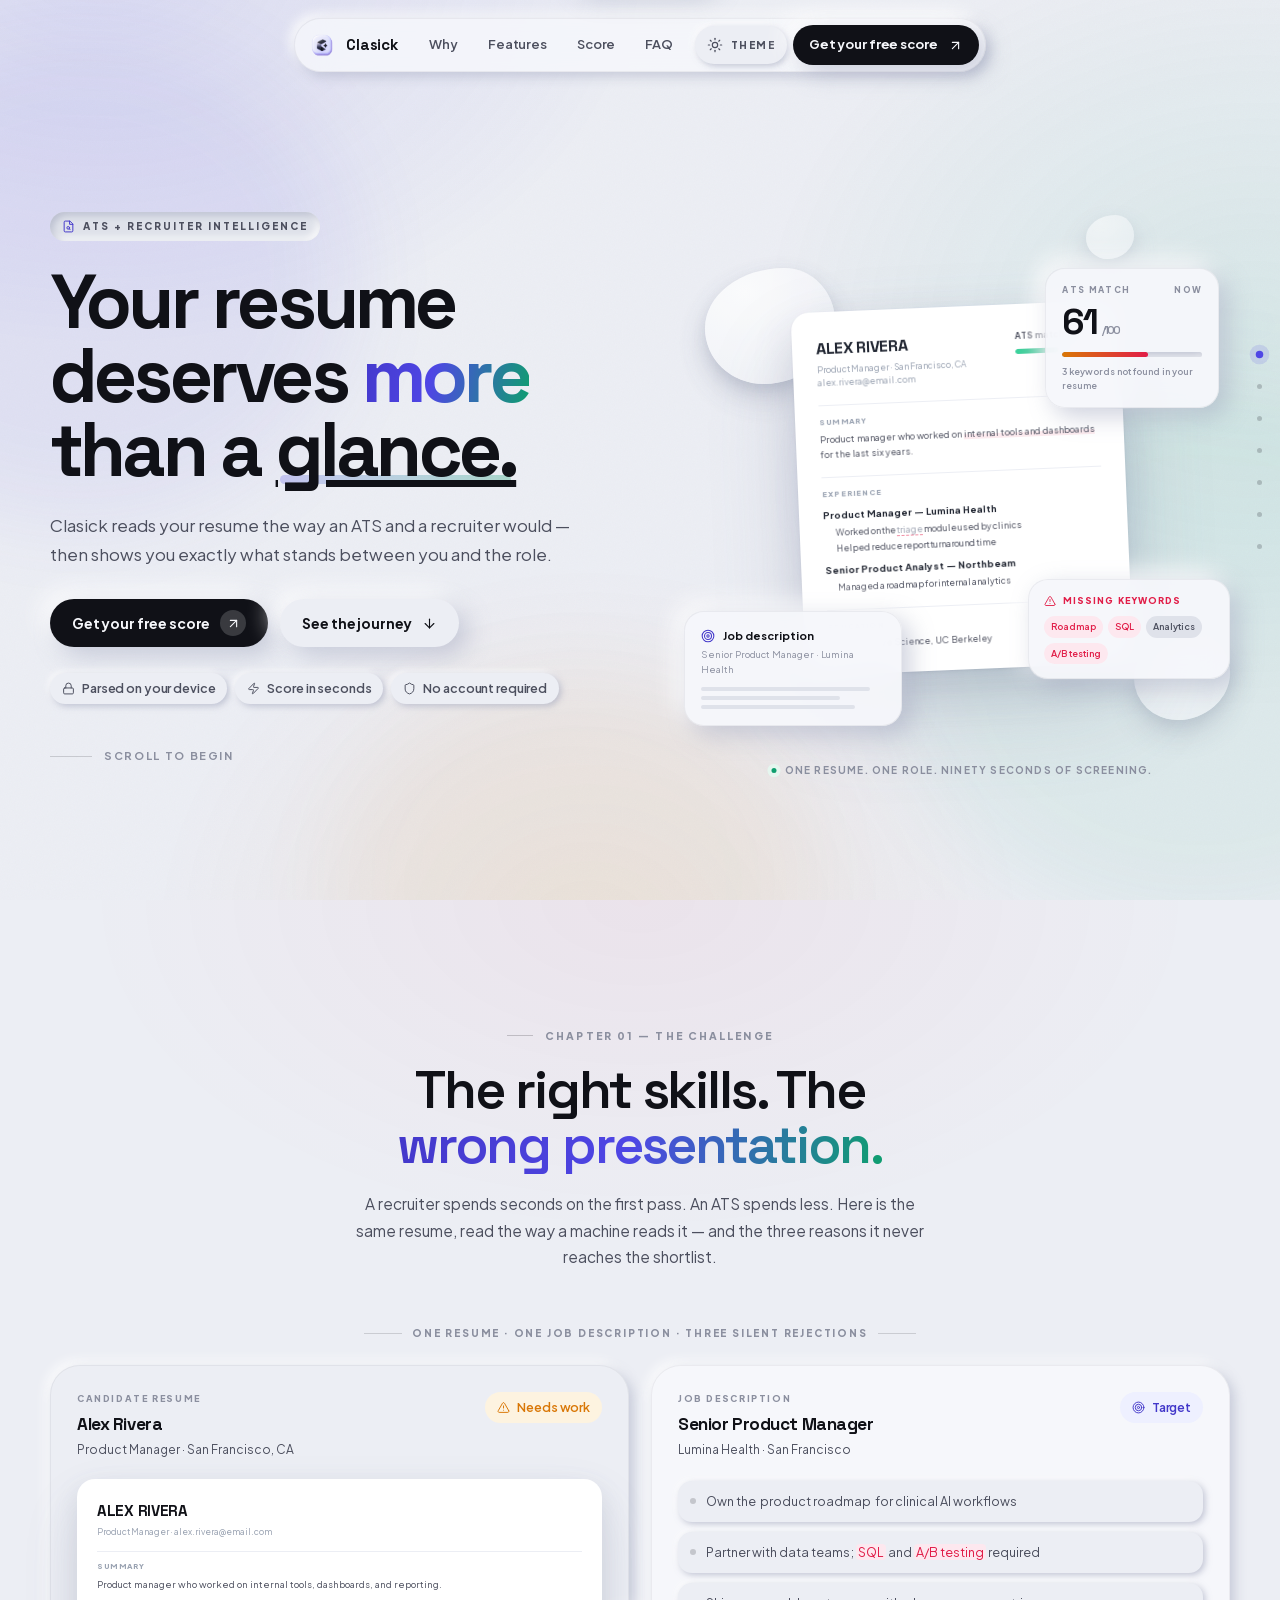
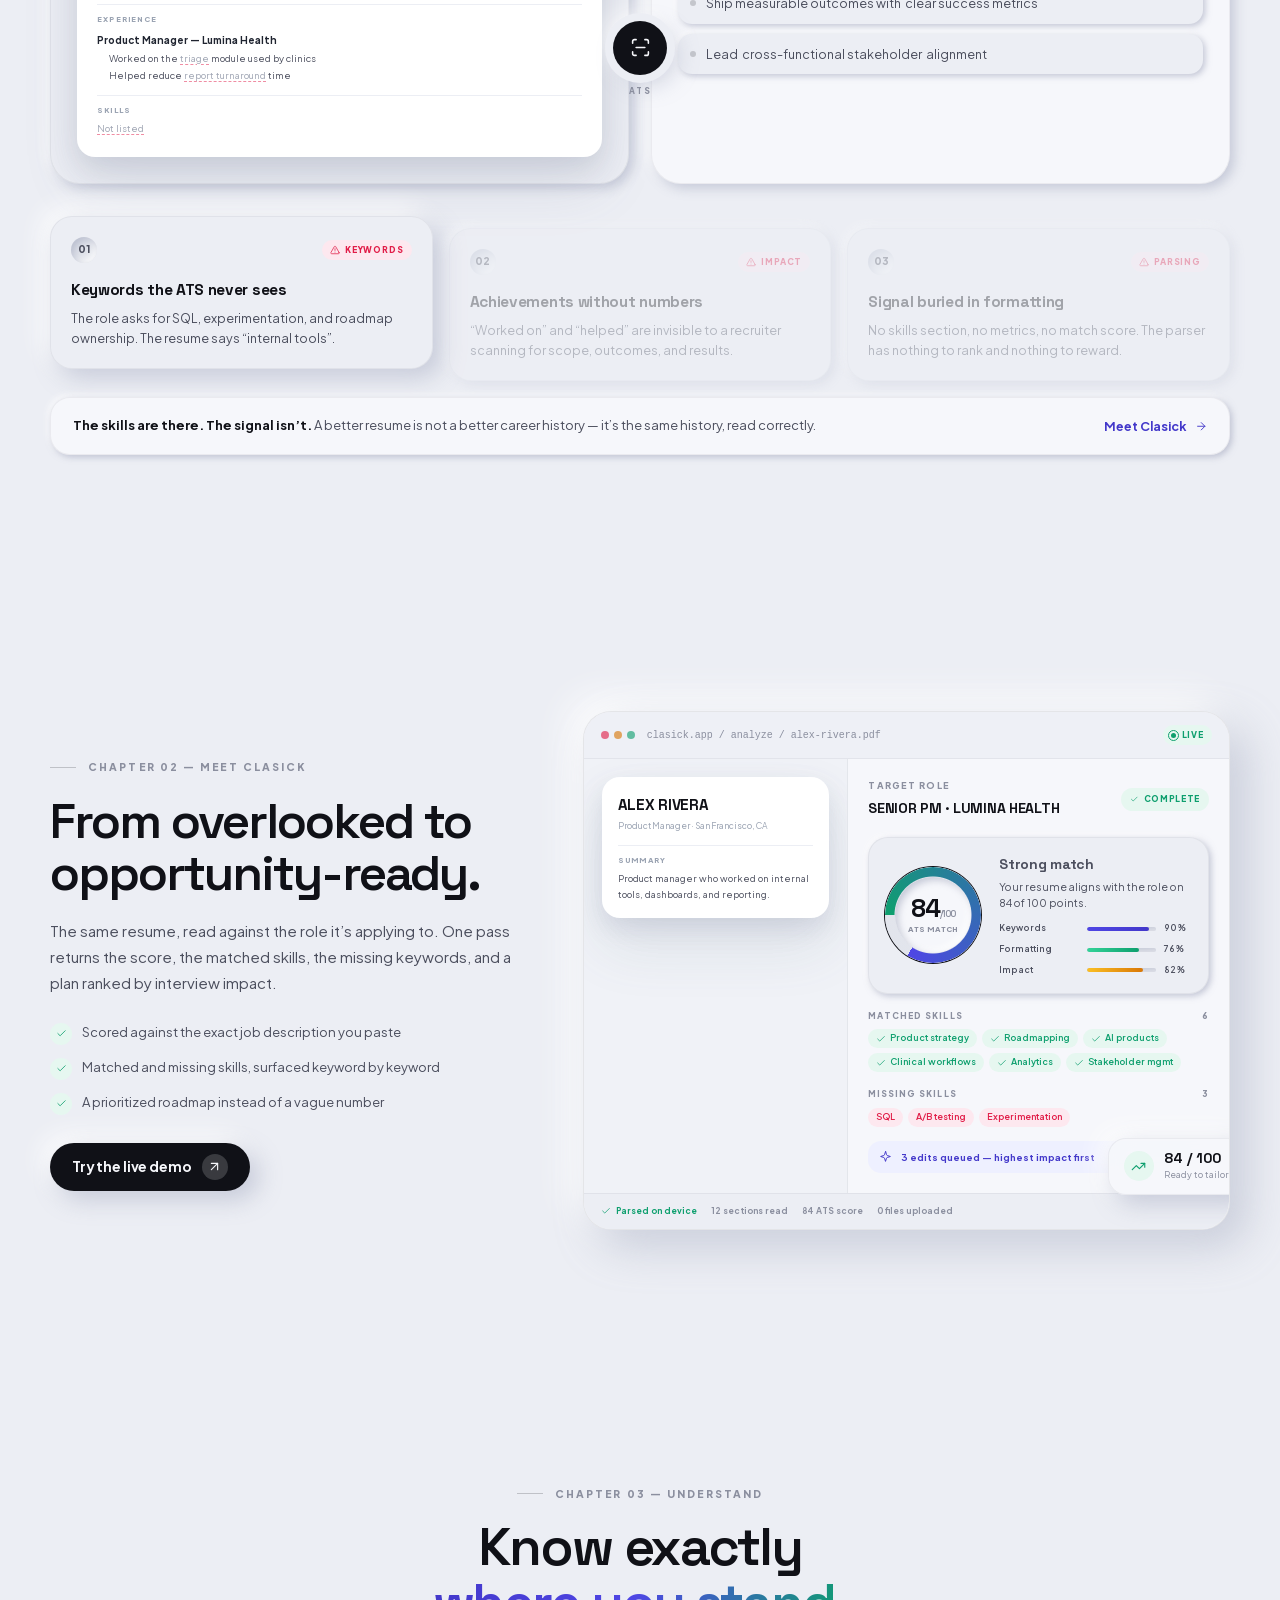
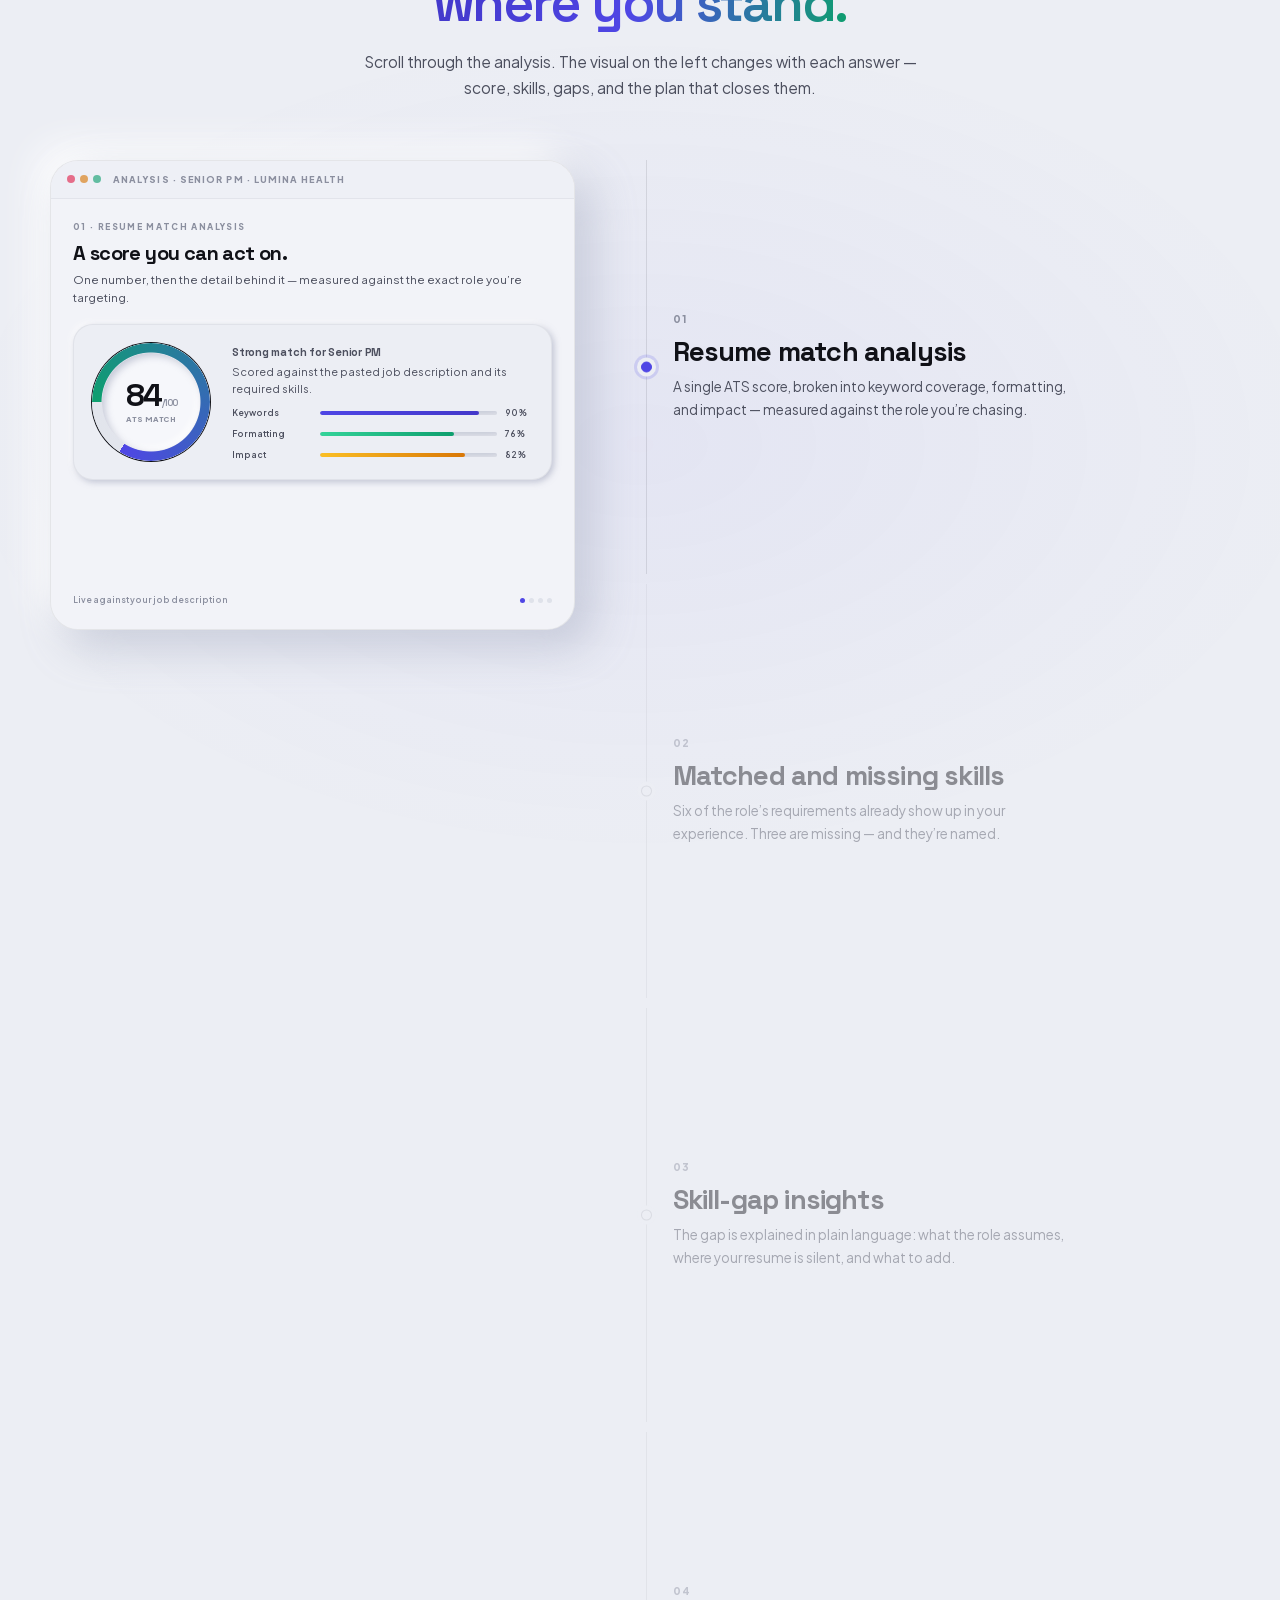
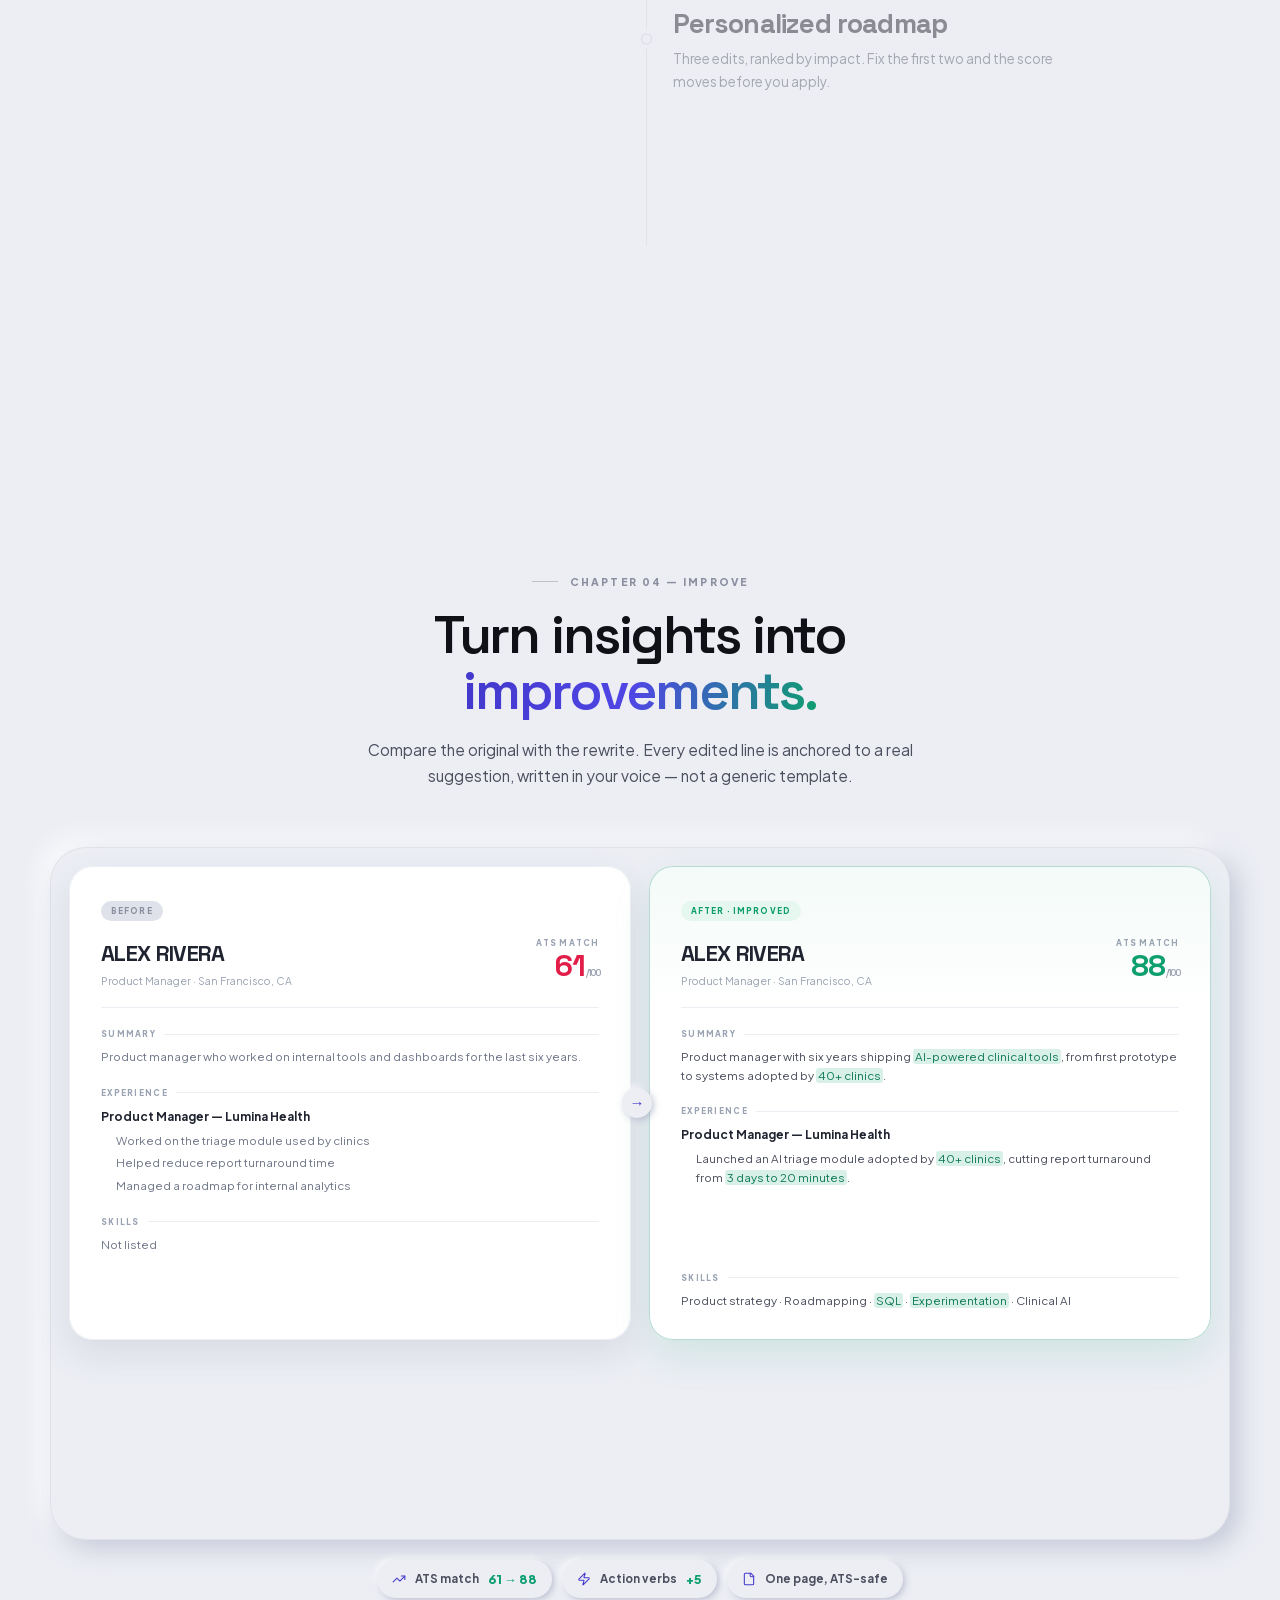
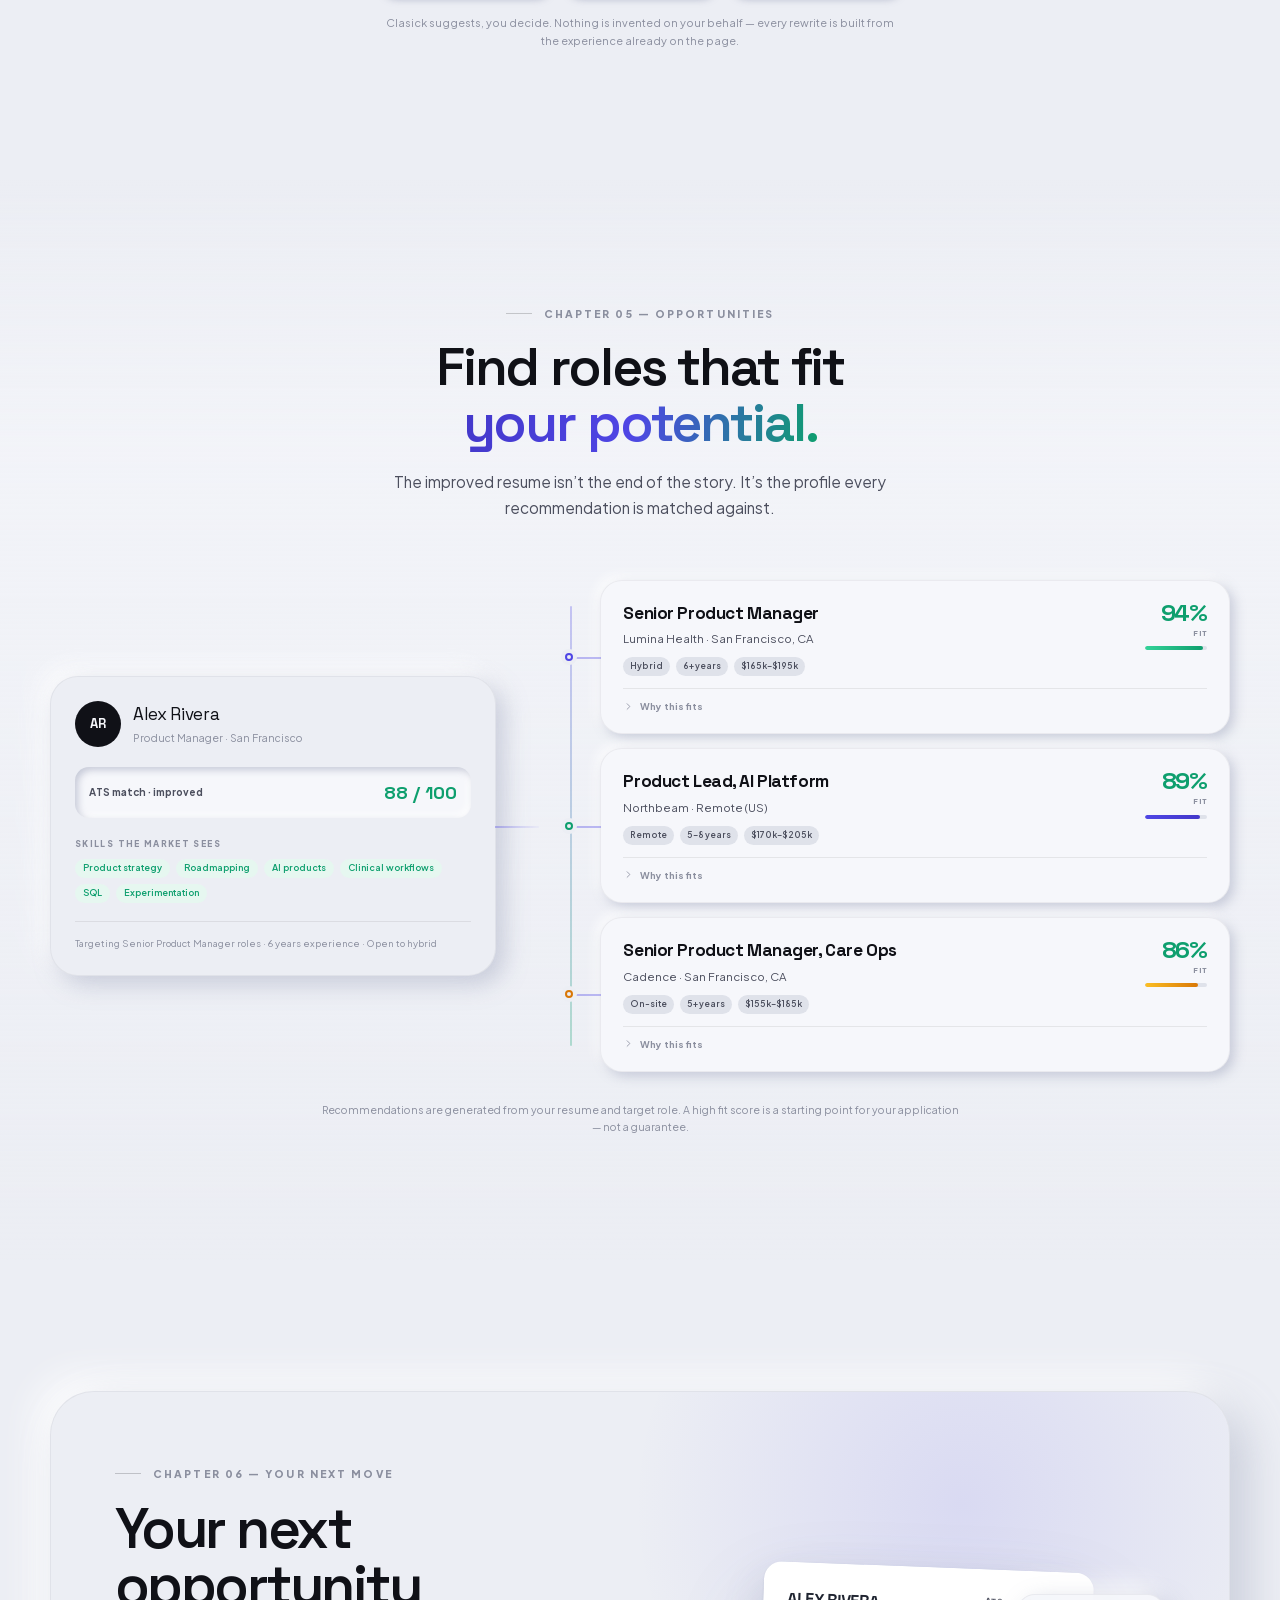
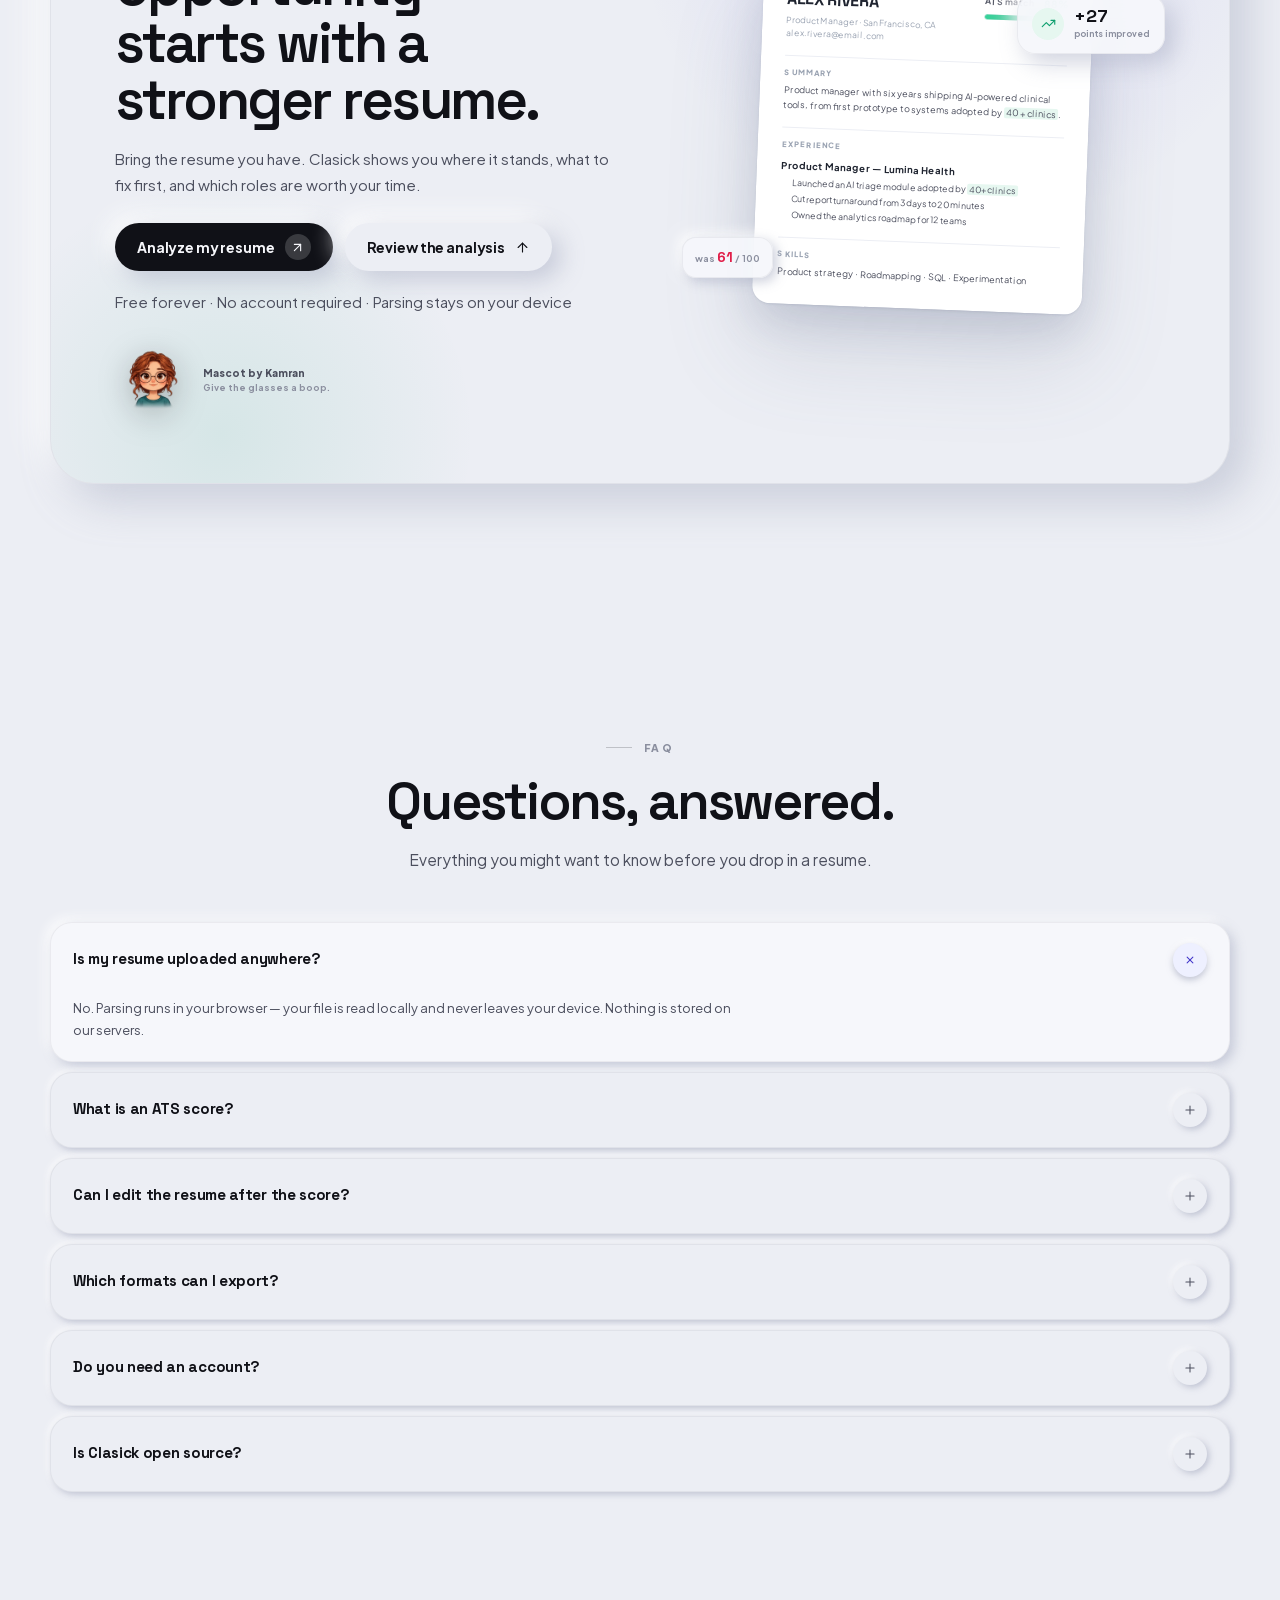
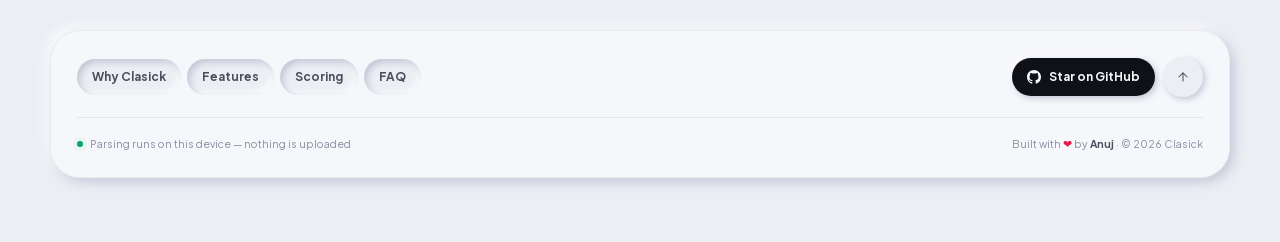
<file: pages/landing.html>
<!DOCTYPE html>
<html lang="en" class="space_grotesk_4f9f433b-module__fJfFLG__variable plus_jakarta_sans_c5a53474-module__9iBKea__variable">
<head>
  <meta charset="utf-8" />
  <meta name="viewport" content="width=device-width, initial-scale=1" />
  <title>Clasick — Turn your resume into your competitive advantage</title>
  <meta name="description" content="Clasick reads your resume the way an ATS and a recruiter would — then shows you exactly how to improve it and which roles fit." />
  <meta name="theme-color" content="#eceef4" />
  <link rel="preload" href="/_next/static/media/0c89a48fa5027cee-s.p.2cyn07wtgehh0.woff2" as="font" crossorigin type="font/woff2" />
  <link rel="preload" href="/_next/static/media/fba5a26ea33df6a3-s.p.18rizl4rsrl42.woff2" as="font" crossorigin type="font/woff2" />
  <link rel="preload" as="image" href="/media/Clasick.png" />
  <link rel="icon" href="/favicon.ico?favicon.2vob68tjqpejf.ico" type="image/x-icon" />
  <link rel="stylesheet" href="/_next/static/chunks/10wf8vzyr3896.css" />
  <link rel="stylesheet" href="/story/story.css" />
  <script>document.documentElement.classList.add("js");</script>
</head>
<body>
  <a class="skip-link" href="#main">Skip to content</a>

  <!-- Icon sprite -->
  <svg width="0" height="0" style="position:absolute" aria-hidden="true" focusable="false">
    <symbol id="i-file-search" viewBox="0 0 24 24"><path d="M14 2H6a2 2 0 0 0-2 2v16a2 2 0 0 0 2 2h12a2 2 0 0 0 2-2V8z"/><path d="M14 2v6h6"/><circle cx="11.5" cy="14.5" r="2.5"/><path d="M13.3 16.3 15 18"/></symbol>
    <symbol id="i-arrow-up-right" viewBox="0 0 24 24"><path d="M7 17 17 7"/><path d="M7 7h10v10"/></symbol>
    <symbol id="i-arrow-right" viewBox="0 0 24 24"><path d="M5 12h14"/><path d="m12 5 7 7-7 7"/></symbol>
    <symbol id="i-arrow-down" viewBox="0 0 24 24"><path d="M12 5v14"/><path d="m19 12-7 7-7-7"/></symbol>
    <symbol id="i-arrow-up" viewBox="0 0 24 24"><path d="M12 19V5"/><path d="m5 12 7-7 7 7"/></symbol>
    <symbol id="i-sparkles" viewBox="0 0 24 24"><path d="m12 3-1.9 5.8a2 2 0 0 1-1.3 1.3L3 12l5.8 1.9a2 2 0 0 1 1.3 1.3L12 21l1.9-5.8a2 2 0 0 1 1.3-1.3L21 12l-5.8-1.9a2 2 0 0 1-1.3-1.3z"/></symbol>
    <symbol id="i-check" viewBox="0 0 24 24"><path d="M20 6 9 17l-5-5"/></symbol>
    <symbol id="i-x" viewBox="0 0 24 24"><path d="M18 6 6 18"/><path d="m6 6 12 12"/></symbol>
    <symbol id="i-plus" viewBox="0 0 24 24"><path d="M5 12h14"/><path d="M12 5v14"/></symbol>
    <symbol id="i-menu" viewBox="0 0 24 24"><path d="M4 6h16"/><path d="M4 12h16"/><path d="M4 18h16"/></symbol>
    <symbol id="i-sun" viewBox="0 0 24 24"><circle cx="12" cy="12" r="4"/><path d="M12 2v2"/><path d="M12 20v2"/><path d="m4.93 4.93 1.41 1.41"/><path d="m17.66 17.66 1.41 1.41"/><path d="M2 12h2"/><path d="M20 12h2"/><path d="m6.34 17.66-1.41 1.41"/><path d="m19.07 4.93-1.41 1.41"/></symbol>
    <symbol id="i-moon" viewBox="0 0 24 24"><path d="M12 3a6 6 0 0 0 9 9 9 9 0 1 1-9-9Z"/></symbol>
    <symbol id="i-github" viewBox="0 0 16 16"><path d="M8 0C3.58 0 0 3.58 0 8c0 3.54 2.29 6.53 5.47 7.59.4.07.55-.17.55-.38 0-.19-.01-.82-.01-1.49-2.01.37-2.53-.49-2.69-.94-.09-.23-.48-.94-.82-1.13-.28-.15-.68-.52-.01-.53.63-.01 1.08.58 1.23.82.72 1.21 1.87.87 2.33.66.07-.52.28-.87.51-1.07-1.78-.2-3.64-.89-3.64-3.95 0-.87.31-1.59.82-2.15-.08-.2-.36-1.02.08-2.12 0 0 .67-.21 2.2.82.64-.18 1.32-.27 2-.27s1.36.09 2 .27c1.53-1.04 2.2-.82 2.2-.82.44 1.1.16 1.92.08 2.12.51.56.82 1.27.82 2.15 0 3.07-1.87 3.75-3.65 3.95.29.25.54.73.54 1.48 0 1.07-.01 1.93-.01 2.2 0 .21.15.46.55.38A8.01 8.01 0 0 0 16 8c0-4.42-3.58-8-8-8Z"/></symbol>
    <symbol id="i-target" viewBox="0 0 24 24"><circle cx="12" cy="12" r="10"/><circle cx="12" cy="12" r="6"/><circle cx="12" cy="12" r="2"/></symbol>
    <symbol id="i-wand" viewBox="0 0 24 24"><path d="m21.64 3.64-1.28-1.28a1.21 1.21 0 0 0-1.72 0L2.36 18.64a1.21 1.21 0 0 0 0 1.72l1.28 1.28a1.2 1.2 0 0 0 1.72 0L21.64 5.36a1.2 1.2 0 0 0 0-1.72Z"/><path d="m14 7 3 3"/></symbol>
    <symbol id="i-route" viewBox="0 0 24 24"><circle cx="6" cy="19" r="3"/><path d="M9 19h8.5a3.5 3.5 0 0 0 0-7h-11a3.5 3.5 0 0 1 0-7H15"/><circle cx="18" cy="5" r="3"/></symbol>
    <symbol id="i-compass" viewBox="0 0 24 24"><circle cx="12" cy="12" r="10"/><path d="m16.24 7.76-2.12 6.36-6.36 2.12 2.12-6.36z"/></symbol>
    <symbol id="i-alert" viewBox="0 0 24 24"><path d="m21.73 18-8-14a2 2 0 0 0-3.48 0l-8 14A2 2 0 0 0 4 21h16a2 2 0 0 0 1.73-3Z"/><path d="M12 9v4"/><path d="M12 17h.01"/></symbol>
    <symbol id="i-trend" viewBox="0 0 24 24"><path d="M16 7h6v6"/><path d="m22 7-8.5 8.5-5-5L2 17"/></symbol>
    <symbol id="i-scan" viewBox="0 0 24 24"><path d="M3 7V5a2 2 0 0 1 2-2h2"/><path d="M17 3h2a2 2 0 0 1 2 2v2"/><path d="M21 17v2a2 2 0 0 1-2 2h-2"/><path d="M7 21H5a2 2 0 0 1-2-2v-2"/><path d="M7 12h10"/></symbol>
    <symbol id="i-shield" viewBox="0 0 24 24"><path d="M20 13c0 5-3.5 7.5-7.66 8.95a1 1 0 0 1-.67-.01C7.5 20.5 4 18 4 13V6a1 1 0 0 1 1-1c2 0 4.5-1.2 6.24-2.72a1.17 1.17 0 0 1 1.52 0C14.51 3.81 17 5 19 5a1 1 0 0 1 1 1z"/></symbol>
    <symbol id="i-lock" viewBox="0 0 24 24"><rect width="18" height="11" x="3" y="11" rx="2"/><path d="M7 11V7a5 5 0 0 1 10 0v4"/></symbol>
    <symbol id="i-file" viewBox="0 0 24 24"><path d="M15 2H6a2 2 0 0 0-2 2v16a2 2 0 0 0 2 2h12a2 2 0 0 0 2-2V7Z"/><path d="M14 2v4a2 2 0 0 0 2 2h4"/></symbol>
    <symbol id="i-layers" viewBox="0 0 24 24"><path d="m12.83 2.18a2 2 0 0 0-1.66 0L2.6 6.08a1 1 0 0 0 0 1.83l8.58 3.91a2 2 0 0 0 1.66 0l8.58-3.9a1 1 0 0 0 0-1.83Z"/><path d="m22 17.65-9.17 4.16a2 2 0 0 1-1.66 0L2 17.65"/><path d="m22 12.65-9.17 4.16a2 2 0 0 1-1.66 0L2 12.65"/></symbol>
    <symbol id="i-zap" viewBox="0 0 24 24"><path d="M4 14a1 1 0 0 1-.78-1.63l9.9-10.2a.5.5 0 0 1 .86.46l-1.92 6.02A1 1 0 0 0 13 10h7a1 1 0 0 1 .78 1.63l-9.9 10.2a.5.5 0 0 1-.86-.46l1.92-6.02A1 1 0 0 0 11 14z"/></symbol>
    <symbol id="i-clock" viewBox="0 0 24 24"><circle cx="12" cy="12" r="10"/><path d="M12 6v6l4 2"/></symbol>
    <symbol id="i-download" viewBox="0 0 24 24"><path d="M21 15v4a2 2 0 0 1-2 2H5a2 2 0 0 1-2-2v-4"/><path d="m7 10 5 5 5-5"/><path d="M12 15V3"/></symbol>
    <symbol id="i-move" viewBox="0 0 24 24"><path d="m18 8 4 4-4 4"/><path d="m6 8-4 4 4 4"/><path d="M2 12h20"/></symbol>
    <symbol id="i-briefcase" viewBox="0 0 24 24"><rect width="20" height="14" x="2" y="7" rx="2"/><path d="M16 21V5a2 2 0 0 0-2-2h-4a2 2 0 0 0-2 2v16"/></symbol>
    <symbol id="i-pin" viewBox="0 0 24 24"><path d="M20 10c0 4.99-5.54 10.19-7.4 11.8a1 1 0 0 1-1.2 0C9.54 20.19 4 14.99 4 10a8 8 0 0 1 16 0"/><circle cx="12" cy="10" r="3"/></symbol>
    <symbol id="i-star" viewBox="0 0 24 24"><path d="m12 2 3.09 6.26L22 9.27l-5 4.87 1.18 6.88L12 17.77l-6.18 3.25L7 14.14 2 9.27l6.91-1.01z"/></symbol>
    <symbol id="i-chevron" viewBox="0 0 24 24"><path d="m9 18 6-6-6-6"/></symbol>
  </svg>

  <div class="ambient" aria-hidden="true">
    <span class="ambient-blob blob-a" data-blob></span>
    <span class="ambient-blob blob-b" data-blob></span>
    <span class="ambient-blob blob-c" data-blob></span>
    <span class="ambient-grain"></span>
  </div>

  <!-- Primary navigation -->
  <header class="site-header">
    <nav class="nav-shell" aria-label="Primary">
      <a class="nav-brand" href="#top" aria-label="Clasick home">
        <img src="/media/Clasick.png" alt="" width="30" height="30" />
        <span>Clasick</span>
      </a>
      <div class="nav-links">
        <a class="nav-link" href="#challenge" data-nav="why">Why</a>
        <a class="nav-link" href="#understand" data-nav="features">Features</a>
        <a class="nav-link" href="#meet" data-nav="score">Score</a>
        <a class="nav-link" href="#faq" data-nav="faq">FAQ</a>
      </div>
      <div class="nav-actions">
        <button class="theme-toggle" type="button" data-theme-toggle aria-pressed="false" aria-label="Switch theme">
          <svg class="icon icon-sun" aria-hidden="true"><use href="#i-sun" /></svg>
          <svg class="icon icon-moon" aria-hidden="true"><use href="#i-moon" /></svg>
          <span class="theme-label">Theme</span>
        </button>
        <a class="btn btn-primary btn-sm" href="https://your-live-demo-link.example.com" target="_blank" rel="noreferrer">
          Get your free score
          <svg class="icon" aria-hidden="true"><use href="#i-arrow-up-right" /></svg>
        </a>
      </div>
      <div class="nav-progress" aria-hidden="true"><span data-progress></span></div>
    </nav>
  </header>

  <!-- Mobile bar -->
  <div class="mobile-bar">
    <div class="mobile-bar-inner">
      <a class="mobile-brand" href="#top" aria-label="Clasick home">
        <img src="/media/Clasick.png" alt="" width="27" height="27" />
        <span>Clasick</span>
      </a>
      <button class="menu-btn" type="button" data-menu-toggle aria-expanded="false" aria-controls="mobile-menu" aria-label="Open menu">
        <svg class="icon menu-icon" aria-hidden="true"><use href="#i-menu" /></svg>
        <svg class="icon close-icon" aria-hidden="true"><use href="#i-x" /></svg>
      </button>
    </div>
  </div>

  <div class="mobile-menu" id="mobile-menu" hidden>
    <div class="mobile-menu-card">
      <nav aria-label="Mobile">
        <a class="mobile-menu-link" href="#challenge">The challenge <span>01</span></a>
        <a class="mobile-menu-link" href="#meet">Meet Clasick <span>02</span></a>
        <a class="mobile-menu-link" href="#understand">Understand <span>03</span></a>
        <a class="mobile-menu-link" href="#improve">Improve <span>04</span></a>
        <a class="mobile-menu-link" href="#opportunities">Opportunities <span>05</span></a>
        <a class="mobile-menu-link" href="#faq">FAQ <span>?</span></a>
      </nav>
      <div class="mobile-menu-actions">
        <button class="theme-toggle" type="button" data-theme-toggle aria-pressed="false" aria-label="Switch theme">
          <svg class="icon icon-sun" aria-hidden="true"><use href="#i-sun" /></svg>
          <svg class="icon icon-moon" aria-hidden="true"><use href="#i-moon" /></svg>
          <span class="theme-label">Theme</span>
        </button>
        <a class="btn btn-primary" href="https://your-live-demo-link.example.com" target="_blank" rel="noreferrer">
          Get your free score
          <svg class="icon" aria-hidden="true"><use href="#i-arrow-up-right" /></svg>
        </a>
      </div>
    </div>
  </div>

  <!-- Chapter rail -->
  <nav class="chapter-rail" aria-label="Story chapters">
    <a href="#top" data-rail-link aria-label="Opening"><span>Opening</span></a>
    <a href="#challenge" data-rail-link aria-label="The challenge"><span>The challenge</span></a>
    <a href="#meet" data-rail-link aria-label="Meet Clasick"><span>Meet Clasick</span></a>
    <a href="#understand" data-rail-link aria-label="Understand your resume"><span>Understand</span></a>
    <a href="#improve" data-rail-link aria-label="Improve with AI"><span>Improve</span></a>
    <a href="#opportunities" data-rail-link aria-label="Discover opportunities"><span>Opportunities</span></a>
    <a href="#start" data-rail-link aria-label="Start now"><span>Start</span></a>
  </nav>

  <main id="main">
    <!-- ====================================================================
         HERO — Your resume deserves more than a quick glance
         ==================================================================== -->
    <section class="hero" id="top" data-hero data-chapter="top">
      <div class="wrap">
        <div class="hero-copy">
          <span class="eyebrow">
            <svg class="icon" aria-hidden="true"><use href="#i-file-search" /></svg>
            ATS + recruiter intelligence
          </span>
          <h1 class="hero-title">
            <span class="line"><span class="word" style="--d:0">Your</span> <span class="word" style="--d:1">resume</span></span>
            <span class="line"><span class="word" style="--d:2">deserves</span> <span class="word accent" style="--d:3">more</span></span>
            <span class="line"><span class="word" style="--d:4">than</span> <span class="word" style="--d:5">a</span> <span class="word underline" style="--d:6">glance.</span></span>
          </h1>
          <p class="hero-lede" data-reveal style="--d:1">
            Clasick reads your resume the way an ATS and a recruiter would — then shows you exactly what stands between you and the role.
          </p>
          <div class="hero-actions" data-reveal style="--d:2">
            <a class="btn btn-primary" href="https://your-live-demo-link.example.com" target="_blank" rel="noreferrer">
              Get your free score
              <span class="btn-dot"><svg class="icon" aria-hidden="true"><use href="#i-arrow-up-right" /></svg></span>
            </a>
            <a class="btn btn-ghost" href="#challenge">
              See the journey
              <svg class="icon" aria-hidden="true"><use href="#i-arrow-down" /></svg>
            </a>
          </div>
          <ul class="hero-trust" data-reveal style="--d:3">
            <li class="pill"><svg class="icon" aria-hidden="true"><use href="#i-lock" /></svg> Parsed on your device</li>
            <li class="pill"><svg class="icon" aria-hidden="true"><use href="#i-zap" /></svg> Score in seconds</li>
            <li class="pill"><svg class="icon" aria-hidden="true"><use href="#i-shield" /></svg> No account required</li>
          </ul>
          <p class="hero-cue" data-reveal style="--d:4">
            <span class="cue-line" aria-hidden="true"></span>
            Scroll to begin
          </p>
        </div>

        <div class="hero-scene" aria-hidden="true">
          <div class="scene-parallax">
            <span class="scene-glow"></span>
            <span class="cloud-orb orb-1"></span>
            <span class="cloud-orb orb-2"></span>
            <span class="cloud-orb orb-3"></span>

            <div class="hero-resume-wrap">
              <article class="paper hero-resume">
                <div class="resume-top">
                  <div>
                    <p class="resume-name">ALEX RIVERA</p>
                    <p class="resume-meta">Product Manager · San Francisco, CA<br />alex.rivera@email.com</p>
                  </div>
                  <div class="resume-score">
                    <div class="resume-score-label"><span>ATS match</span><span class="resume-score-value">61%</span></div>
                    <div class="resume-score-bar"><i style="--score:61%"></i></div>
                  </div>
                </div>
                <div class="resume-section">
                  <p class="resume-label">Summary</p>
                  <p class="resume-copy">Product manager who worked on <span class="resume-summary-weak">internal tools and dashboards</span> for the last six years.</p>
                </div>
                <div class="resume-section">
                  <p class="resume-label">Experience</p>
                  <p class="resume-role">Product Manager — Lumina Health</p>
                  <ul class="resume-bullets">
                    <li>Worked on the <span class="resume-gap">triage</span> module used by clinics</li>
                    <li>Helped reduce report turnaround time</li>
                  </ul>
                  <p class="resume-role">Senior Product Analyst — Northbeam</p>
                  <ul class="resume-bullets">
                    <li>Managed a roadmap for internal analytics</li>
                  </ul>
                </div>
                <div class="resume-section">
                  <p class="resume-label">Education</p>
                  <p class="resume-copy">B.S. Cognitive Science, UC Berkeley</p>
                </div>
              </article>
            </div>

            <div class="float float-score">
              <div class="fp-title"><span>ATS match</span><span>Now</span></div>
              <div class="fp-value"><span data-count="61" data-count-text>0</span><small>/100</small></div>
              <div class="fp-bar"><i style="width:61%"></i></div>
              <p class="fp-note">3 keywords not found in your resume</p>
            </div>

            <div class="float float-jd">
              <div class="fp-title"><svg class="icon" aria-hidden="true"><use href="#i-target" /></svg> Job description</div>
              <p class="fp-role">Senior Product Manager · Lumina Health</p>
              <div class="fp-lines">
                <span class="fp-line w-1"></span>
                <span class="fp-line w-2"></span>
                <span class="fp-line w-3"></span>
              </div>
            </div>

            <div class="float float-keywords">
              <div class="fp-title"><svg class="icon" aria-hidden="true"><use href="#i-alert" /></svg> Missing keywords</div>
              <div class="kw-list">
                <span class="kw is-missing">Roadmap</span>
                <span class="kw is-missing">SQL</span>
                <span class="kw">Analytics</span>
                <span class="kw is-missing">A/B testing</span>
              </div>
            </div>

            <p class="scene-note"><span class="dot"></span> One resume. One role. Ninety seconds of screening.</p>
          </div>
        </div>
      </div>
    </section>

    <!-- ====================================================================
         CHAPTER 01 — The challenge
         ==================================================================== -->
    <section class="section challenge" id="challenge" data-chapter="challenge">
      <div class="wrap">
        <div class="section-head" data-reveal data-stagger>
          <span class="chapter-index" data-reveal>Chapter 01 — The challenge</span>
          <h2 data-reveal>The right skills. The <span class="accent">wrong presentation.</span></h2>
          <p data-reveal>A recruiter spends seconds on the first pass. An ATS spends less. Here is the same resume, read the way a machine reads it — and the three reasons it never reaches the shortlist.</p>
        </div>

        <div class="problem-stage" data-stage>
          <p class="resume-trace"><span class="trace-line" aria-hidden="true"></span> One resume · one job description · three silent rejections <span class="trace-line" aria-hidden="true"></span></p>

          <div class="challenge-card" data-reveal="left">
            <div class="card-top">
              <div>
                <p class="card-kicker">Candidate resume</p>
                <p class="card-title">Alex Rivera</p>
                <p class="card-sub">Product Manager · San Francisco, CA</p>
              </div>
              <span class="pill pill-warn"><svg class="icon" aria-hidden="true"><use href="#i-alert" /></svg> Needs work</span>
            </div>
            <div class="weak-resume">
              <div class="resume-top">
                <div>
                  <p class="resume-name">ALEX RIVERA</p>
                  <p class="resume-meta">Product Manager · alex.rivera@email.com</p>
                </div>
              </div>
              <div class="resume-section">
                <p class="resume-label">Summary</p>
                <p class="resume-copy">Product manager who worked on internal tools, dashboards, and reporting.</p>
              </div>
              <div class="resume-section">
                <p class="resume-label">Experience</p>
                <p class="resume-role">Product Manager — Lumina Health</p>
                <ul class="resume-bullets">
                  <li>Worked on the <span class="resume-gap">triage</span> module used by clinics</li>
                  <li>Helped reduce <span class="resume-gap">report turnaround</span> time</li>
                </ul>
              </div>
              <div class="resume-section">
                <p class="resume-label">Skills</p>
                <p class="resume-copy"><span class="resume-gap">Not listed</span></p>
              </div>
            </div>
          </div>

          <div class="ats-bridge" aria-hidden="true"><svg class="icon"><use href="#i-scan" /></svg></div>

          <div class="challenge-card jd-card" data-reveal="right">
            <div class="card-top">
              <div>
                <p class="card-kicker">Job description</p>
                <p class="card-title">Senior Product Manager</p>
                <p class="card-sub">Lumina Health · San Francisco</p>
              </div>
              <span class="pill pill-accent"><svg class="icon" aria-hidden="true"><use href="#i-target" /></svg> Target</span>
            </div>
            <ul class="jd-list">
              <li class="jd-item"><span class="jd-dot"></span><span>Own the <mark>product roadmap</mark> for clinical AI workflows</span></li>
              <li class="jd-item"><span class="jd-dot"></span><span>Partner with data teams; <mark>SQL</mark> and <mark>A/B testing</mark> required</span></li>
              <li class="jd-item"><span class="jd-dot"></span><span>Ship measurable outcomes with <mark>clear success metrics</mark></span></li>
              <li class="jd-item"><span class="jd-dot"></span><span>Lead <mark>cross-functional stakeholder</mark> alignment</span></li>
            </ul>
          </div>

          <div class="issue-grid">
            <article class="issue issue-1">
              <div class="issue-head"><span class="issue-num">01</span><span class="issue-tag"><svg class="icon" aria-hidden="true"><use href="#i-alert" /></svg> Keywords</span></div>
              <h3>Keywords the ATS never sees</h3>
              <p>The role asks for SQL, experimentation, and roadmap ownership. The resume says “internal tools”.</p>
            </article>
            <article class="issue issue-2">
              <div class="issue-head"><span class="issue-num">02</span><span class="issue-tag"><svg class="icon" aria-hidden="true"><use href="#i-alert" /></svg> Impact</span></div>
              <h3>Achievements without numbers</h3>
              <p>“Worked on” and “helped” are invisible to a recruiter scanning for scope, outcomes, and results.</p>
            </article>
            <article class="issue issue-3">
              <div class="issue-head"><span class="issue-num">03</span><span class="issue-tag"><svg class="icon" aria-hidden="true"><use href="#i-alert" /></svg> Parsing</span></div>
              <h3>Signal buried in formatting</h3>
              <p>No skills section, no metrics, no match score. The parser has nothing to rank and nothing to reward.</p>
            </article>
          </div>
        </div>

        <div class="problem-close" data-reveal>
          <p><strong>The skills are there. The signal isn’t.</strong> A better resume is not a better career history — it’s the same history, read correctly.</p>
          <a class="arrow-link" href="#meet">Meet Clasick <svg class="icon" aria-hidden="true"><use href="#i-arrow-right" /></svg></a>
        </div>
      </div>
    </section>

    <!-- ====================================================================
         CHAPTER 02 — Meet Clasick
         ==================================================================== -->
    <section class="section reveal-chapter" id="meet" data-chapter="meet">
      <div class="wrap">
        <div class="reveal-copy" data-reveal="left">
          <span class="chapter-index">Chapter 02 — Meet Clasick</span>
          <h2>From overlooked to <span class="accent">opportunity-ready.</span></h2>
          <p>The same resume, read against the role it’s applying to. One pass returns the score, the matched skills, the missing keywords, and a plan ranked by interview impact.</p>
          <ul class="reveal-points">
            <li><span class="check"><svg class="icon" aria-hidden="true"><use href="#i-check" /></svg></span> Scored against the exact job description you paste</li>
            <li><span class="check"><svg class="icon" aria-hidden="true"><use href="#i-check" /></svg></span> Matched and missing skills, surfaced keyword by keyword</li>
            <li><span class="check"><svg class="icon" aria-hidden="true"><use href="#i-check" /></svg></span> A prioritized roadmap instead of a vague number</li>
          </ul>
          <div class="reveal-actions">
            <a class="btn btn-primary" href="https://your-live-demo-link.example.com" target="_blank" rel="noreferrer">
              Try the live demo
              <span class="btn-dot"><svg class="icon" aria-hidden="true"><use href="#i-arrow-up-right" /></svg></span>
            </a>
          </div>
        </div>

        <div class="product-window" data-reveal="scale">
          <div class="window-bar">
            <span class="window-dots" aria-hidden="true"><span></span><span></span><span></span></span>
            <span class="window-title">clasick.app / analyze / alex-rivera.pdf</span>
            <span class="window-live"><i></i> Live</span>
          </div>
          <div class="window-body">
            <div class="doc-pane">
              <span class="scan-beam" aria-hidden="true"></span>
              <div class="weak-resume">
                <div class="resume-top">
                  <div>
                    <p class="resume-name">ALEX RIVERA</p>
                    <p class="resume-meta">Product Manager · San Francisco, CA</p>
                  </div>
                </div>
                <div class="resume-section">
                  <p class="resume-label">Summary</p>
                  <p class="resume-copy">Product manager who worked on internal tools, dashboards, and reporting.</p>
                </div>
                <div class="resume-section">
                  <p class="resume-label">Experience</p>
                  <p class="resume-role">Product Manager — Lumina Health</p>
                  <ul class="resume-bullets">
                    <li>Worked on the triage module used by clinics</li>
                    <li>Helped reduce report turnaround time</li>
                  </ul>
                </div>
              </div>
            </div>

            <div class="analysis-pane">
              <div class="analysis-top">
                <div class="target">Target role<strong>Senior PM · Lumina Health</strong></div>
                <span class="analysis-complete"><svg class="icon" aria-hidden="true"><use href="#i-check" /></svg> Complete</span>
              </div>

              <div class="score-block">
                <div class="ring" data-count="84" role="img" aria-label="ATS match 84 out of 100">
                  <div>
                    <div class="ring-value"><span data-count-text>0</span><small>/100</small></div>
                    <div class="ring-label">ATS match</div>
                  </div>
                </div>
                <div class="score-copy">
                  <p class="score-title">Strong match</p>
                  <p>Your resume aligns with the role on 84 of 100 points.</p>
                  <div class="mini-progress">
                    <div class="mp-row"><span>Keywords</span><div class="mp-track"><i style="--w:90%"></i></div><span>90%</span></div>
                    <div class="mp-row"><span>Formatting</span><div class="mp-track"><i style="--w:76%"></i></div><span>76%</span></div>
                    <div class="mp-row"><span>Impact</span><div class="mp-track"><i style="--w:82%"></i></div><span>82%</span></div>
                  </div>
                </div>
              </div>

              <div class="chip-block">
                <div class="chip-title"><span>Matched skills</span><span>6</span></div>
                <div class="chip-row">
                  <span class="chip chip-good"><svg class="icon" aria-hidden="true"><use href="#i-check" /></svg> Product strategy</span>
                  <span class="chip chip-good"><svg class="icon" aria-hidden="true"><use href="#i-check" /></svg> Roadmapping</span>
                  <span class="chip chip-good"><svg class="icon" aria-hidden="true"><use href="#i-check" /></svg> AI products</span>
                  <span class="chip chip-good"><svg class="icon" aria-hidden="true"><use href="#i-check" /></svg> Clinical workflows</span>
                  <span class="chip chip-good"><svg class="icon" aria-hidden="true"><use href="#i-check" /></svg> Analytics</span>
                  <span class="chip chip-good"><svg class="icon" aria-hidden="true"><use href="#i-check" /></svg> Stakeholder mgmt</span>
                </div>
              </div>

              <div class="chip-block">
                <div class="chip-title"><span>Missing skills</span><span>3</span></div>
                <div class="chip-row">
                  <span class="chip chip-bad">SQL</span>
                  <span class="chip chip-bad">A/B testing</span>
                  <span class="chip chip-bad">Experimentation</span>
                </div>
              </div>

              <div class="action-queued">
                <svg class="icon" aria-hidden="true"><use href="#i-sparkles" /></svg>
                3 edits queued — highest impact first
              </div>
            </div>
          </div>
          <div class="processing-strip">
            <span class="done"><svg class="icon" aria-hidden="true"><use href="#i-check" /></svg> Parsed on device</span>
            <span>12 sections read</span>
            <span>84 ATS score</span>
            <span>0 files uploaded</span>
          </div>
          <div class="product-badge" aria-hidden="true">
            <span class="badge-icon"><svg class="icon"><use href="#i-trend" /></svg></span>
            <div><strong>84 / 100</strong><small>Ready to tailor</small></div>
          </div>
        </div>
      </div>
    </section>

    <!-- ====================================================================
         CHAPTER 03 — Understand your resume (sticky scrollytelling)
         ==================================================================== -->
    <section class="section analyze" id="understand" data-chapter="understand">
      <div class="wrap">
        <div class="section-head" data-reveal data-stagger>
          <span class="chapter-index" data-reveal>Chapter 03 — Understand</span>
          <h2 data-reveal>Know exactly <span class="accent">where you stand.</span></h2>
          <p data-reveal>Scroll through the analysis. The visual on the left changes with each answer — score, skills, gaps, and the plan that closes them.</p>
        </div>

        <div class="scrolly">
          <div class="scrolly-visual" data-reveal="scale">
            <div class="visual-window">
              <div class="window-bar">
                <span class="window-dots" aria-hidden="true"><span></span><span></span><span></span></span>
                <span class="visual-title">Analysis · Senior PM · Lumina Health</span>
              </div>
              <div class="panels">
                <div class="panel is-active" data-panel>
                  <p class="panel-kicker">01 · Resume match analysis</p>
                  <h3 class="panel-title">A score you can act on.</h3>
                  <p class="panel-sub">One number, then the detail behind it — measured against the exact role you’re targeting.</p>
                  <div class="match-hero">
                    <div class="ring" data-count="84" role="img" aria-label="ATS match 84 out of 100">
                      <div>
                        <div class="ring-value"><span data-count-text>0</span><small>/100</small></div>
                        <div class="ring-label">ATS match</div>
                      </div>
                    </div>
                    <div class="score-copy">
                      <p class="score-title">Strong match for Senior PM</p>
                      <p>Scored against the pasted job description and its required skills.</p>
                      <div class="mini-progress">
                        <div class="mp-row"><span>Keywords</span><div class="mp-track"><i style="--w:90%"></i></div><span>90%</span></div>
                        <div class="mp-row"><span>Formatting</span><div class="mp-track"><i style="--w:76%"></i></div><span>76%</span></div>
                        <div class="mp-row"><span>Impact</span><div class="mp-track"><i style="--w:82%"></i></div><span>82%</span></div>
                      </div>
                    </div>
                  </div>
                  <div class="panel-foot">
                    <span>Live against your job description</span>
                    <span class="pf-dots"><i class="on"></i><i></i><i></i><i></i></span>
                  </div>
                </div>

                <div class="panel" data-panel>
                  <p class="panel-kicker">02 · Matched &amp; missing skills</p>
                  <h3 class="panel-title">What transfers. What’s missing.</h3>
                  <p class="panel-sub">Every requirement is checked against your resume, so you know what to keep and what to add.</p>
                  <div class="skill-columns">
                    <div class="skill-box good">
                      <div class="sb-head"><span>Matched</span><span class="sb-count">6</span></div>
                      <div class="chip-row">
                        <span class="chip chip-good"><svg class="icon" aria-hidden="true"><use href="#i-check" /></svg> Product strategy</span>
                        <span class="chip chip-good"><svg class="icon" aria-hidden="true"><use href="#i-check" /></svg> Roadmapping</span>
                        <span class="chip chip-good"><svg class="icon" aria-hidden="true"><use href="#i-check" /></svg> AI products</span>
                        <span class="chip chip-good"><svg class="icon" aria-hidden="true"><use href="#i-check" /></svg> Clinical workflows</span>
                        <span class="chip chip-good"><svg class="icon" aria-hidden="true"><use href="#i-check" /></svg> Analytics</span>
                        <span class="chip chip-good"><svg class="icon" aria-hidden="true"><use href="#i-check" /></svg> Stakeholder mgmt</span>
                      </div>
                    </div>
                    <div class="skill-box bad">
                      <div class="sb-head"><span>Missing</span><span class="sb-count">3</span></div>
                      <div class="chip-row">
                        <span class="chip chip-bad">SQL</span>
                        <span class="chip chip-bad">A/B testing</span>
                        <span class="chip chip-bad">Experimentation</span>
                      </div>
                    </div>
                  </div>
                  <div class="panel-foot">
                    <span>Keyword comparison, requirement by requirement</span>
                    <span class="pf-dots"><i></i><i class="on"></i><i></i><i></i></span>
                  </div>
                </div>

                <div class="panel" data-panel>
                  <p class="panel-kicker">03 · Skill-gap insights</p>
                  <h3 class="panel-title">The gap, in plain language.</h3>
                  <p class="panel-sub">Clasick points at the one requirement that costs you the most, then tells you how to close it.</p>
                  <div class="gap-focus">
                    <div class="gf-top">
                      <span class="gf-label"><svg class="icon" aria-hidden="true"><use href="#i-alert" /></svg> Priority gap</span>
                      <span class="pill pill-warn">High impact</span>
                    </div>
                    <h4>Experimentation &amp; SQL</h4>
                    <p>The role treats A/B testing and SQL as day-one requirements. Add one measured experiment and one query-backed decision to your experience.</p>
                    <div class="gf-bar"><i></i></div>
                  </div>
                  <div class="chip-row" style="margin-top:12px">
                    <span class="chip">Missing in summary</span>
                    <span class="chip">Missing in experience</span>
                    <span class="chip chip-accent">Add to skills</span>
                  </div>
                  <div class="panel-foot">
                    <span>Ranked by interview impact</span>
                    <span class="pf-dots"><i></i><i></i><i class="on"></i><i></i></span>
                  </div>
                </div>

                <div class="panel" data-panel>
                  <p class="panel-kicker">04 · Improvement roadmap</p>
                  <h3 class="panel-title">A plan ranked by impact.</h3>
                  <p class="panel-sub">No generic advice. Three edits, ordered by how much they move your score.</p>
                  <div class="roadmap">
                    <div class="roadmap-item">
                      <span class="rm-num">1</span>
                      <div class="rm-copy"><strong>Add measurable outcomes</strong><span>Rewrite two bullets with scope, metric, and result.</span></div>
                      <span class="rm-tag">High</span>
                    </div>
                    <div class="roadmap-item">
                      <span class="rm-num">2</span>
                      <div class="rm-copy"><strong>Mirror the role’s keywords</strong><span>Weave SQL and experimentation into experience.</span></div>
                      <span class="rm-tag">High</span>
                    </div>
                    <div class="roadmap-item">
                      <span class="rm-num">3</span>
                      <div class="rm-copy"><strong>Tighten to one page</strong><span>Cut duplicate tooling lines; keep ATS-safe headings.</span></div>
                      <span class="rm-tag">Med</span>
                    </div>
                  </div>
                  <div class="panel-foot">
                    <span>Each step maps to a real line in your resume</span>
                    <span class="pf-dots"><i></i><i></i><i></i><i class="on"></i></span>
                  </div>
                </div>
              </div>
            </div>
          </div>

          <div class="scrolly-steps">
            <article class="step is-active" data-step>
              <span class="step-num">01</span>
              <h3>Resume match analysis</h3>
              <p>A single ATS score, broken into keyword coverage, formatting, and impact — measured against the role you’re chasing.</p>
              <div class="step-visual">
                <div class="match-hero">
                  <div class="ring" data-count="84" role="img" aria-label="ATS match 84 out of 100">
                    <div>
                      <div class="ring-value"><span data-count-text>0</span><small>/100</small></div>
                      <div class="ring-label">ATS match</div>
                    </div>
                  </div>
                  <div class="score-copy">
                    <p class="score-title">Strong match</p>
                    <p>Scored against the pasted job description and its required skills.</p>
                  </div>
                </div>
              </div>
            </article>
            <article class="step" data-step>
              <span class="step-num">02</span>
              <h3>Matched and missing skills</h3>
              <p>Six of the role’s requirements already show up in your experience. Three are missing — and they’re named.</p>
              <div class="step-visual">
                <div class="skill-columns">
                  <div class="skill-box good">
                    <div class="sb-head"><span>Matched</span><span class="sb-count">6</span></div>
                    <div class="chip-row">
                      <span class="chip chip-good">Product strategy</span>
                      <span class="chip chip-good">Roadmapping</span>
                      <span class="chip chip-good">AI products</span>
                      <span class="chip chip-good">Clinical workflows</span>
                      <span class="chip chip-good">Analytics</span>
                      <span class="chip chip-good">Stakeholder mgmt</span>
                    </div>
                  </div>
                  <div class="skill-box bad">
                    <div class="sb-head"><span>Missing</span><span class="sb-count">3</span></div>
                    <div class="chip-row">
                      <span class="chip chip-bad">SQL</span>
                      <span class="chip chip-bad">A/B testing</span>
                      <span class="chip chip-bad">Experimentation</span>
                    </div>
                  </div>
                </div>
              </div>
            </article>
            <article class="step" data-step>
              <span class="step-num">03</span>
              <h3>Skill-gap insights</h3>
              <p>The gap is explained in plain language: what the role assumes, where your resume is silent, and what to add.</p>
              <div class="step-visual">
                <div class="gap-focus" style="margin-top:0">
                  <div class="gf-top">
                    <span class="gf-label"><svg class="icon" aria-hidden="true"><use href="#i-alert" /></svg> Priority gap</span>
                    <span class="pill pill-warn">High impact</span>
                  </div>
                  <h4>Experimentation &amp; SQL</h4>
                  <p>Add one measured experiment and one query-backed decision to your experience.</p>
                  <div class="gf-bar"><i></i></div>
                </div>
              </div>
            </article>
            <article class="step" data-step>
              <span class="step-num">04</span>
              <h3>Personalized roadmap</h3>
              <p>Three edits, ranked by impact. Fix the first two and the score moves before you apply.</p>
              <div class="step-visual">
                <div class="roadmap" style="margin-top:0">
                  <div class="roadmap-item"><span class="rm-num">1</span><div class="rm-copy"><strong>Add measurable outcomes</strong><span>Scope, metric, result.</span></div><span class="rm-tag">High</span></div>
                  <div class="roadmap-item"><span class="rm-num">2</span><div class="rm-copy"><strong>Mirror the role’s keywords</strong><span>SQL and experimentation.</span></div><span class="rm-tag">High</span></div>
                  <div class="roadmap-item"><span class="rm-num">3</span><div class="rm-copy"><strong>Tighten to one page</strong><span>Keep ATS-safe headings.</span></div><span class="rm-tag">Med</span></div>
                </div>
              </div>
            </article>
          </div>
        </div>
      </div>
    </section>

    <!-- ====================================================================
         CHAPTER 04 — Improve with AI
         ==================================================================== -->
    <section class="section" id="improve" data-chapter="improve">
      <div class="wrap">
        <div class="section-head" data-reveal data-stagger>
          <span class="chapter-index" data-reveal>Chapter 04 — Improve</span>
          <h2 data-reveal>Turn insights into <span class="accent">improvements.</span></h2>
          <p data-reveal>Compare the original with the rewrite. Every edited line is anchored to a real suggestion, written in your voice — not a generic template.</p>
        </div>

        <div class="improve-stage" data-improve>
          <div class="compare-shell" data-reveal="scale">
            <div class="compare">
              <article class="compare-card before" aria-label="Resume before improvements">
                <div class="compare-head">
                  <div>
                    <h3 class="compare-name">ALEX RIVERA</h3>
                    <p class="compare-role">Product Manager · San Francisco, CA</p>
                  </div>
                  <div class="compare-score">
                    <span class="cs-label">ATS match</span>
                    <div class="cs-value">61<small>/100</small></div>
                  </div>
                </div>
                <div class="compare-section">
                  <p class="compare-label">Summary</p>
                  <p class="compare-copy weak">Product manager who worked on internal tools and dashboards for the last six years.</p>
                </div>
                <div class="compare-section">
                  <p class="compare-label">Experience</p>
                  <p class="compare-role-line">Product Manager — Lumina Health</p>
                  <ul class="compare-list">
                    <li class="weak">Worked on the triage module used by clinics</li>
                    <li class="weak">Helped reduce report turnaround time</li>
                    <li class="weak">Managed a roadmap for internal analytics</li>
                  </ul>
                </div>
                <div class="compare-section">
                  <p class="compare-label">Skills</p>
                  <p class="compare-copy weak">Not listed</p>
                </div>
              </article>

              <article class="compare-card after" aria-label="Resume after AI improvements">
                <div class="compare-head">
                  <div>
                    <h3 class="compare-name">ALEX RIVERA</h3>
                    <p class="compare-role">Product Manager · San Francisco, CA</p>
                  </div>
                  <div class="compare-score">
                    <span class="cs-label">ATS match</span>
                    <div class="cs-value">88<small>/100</small></div>
                  </div>
                </div>
                <div class="compare-section">
                  <p class="compare-label">Summary</p>
                  <p class="compare-copy">Product manager with six years shipping <mark>AI-powered clinical tools</mark>, from first prototype to systems adopted by <mark>40+ clinics</mark>.</p>
                </div>
                <div class="compare-section">
                  <p class="compare-label">Experience</p>
                  <p class="compare-role-line">Product Manager — Lumina Health</p>
                  <ul class="compare-list">
                    <li>Launched an AI triage module adopted by <mark>40+ clinics</mark>, cutting report turnaround from <mark>3 days to 20 minutes</mark>.</li>
                    <li class="new-line">Owned the analytics roadmap for <mark>12 teams</mark>; partnered with data on <mark>SQL-backed</mark> reporting.</li>
                    <li class="new-line">Ran <mark>A/B tests</mark> on activation flows and tied each result to a product decision.</li>
                  </ul>
                </div>
                <div class="compare-section">
                  <p class="compare-label">Skills</p>
                  <p class="compare-copy">Product strategy · Roadmapping · <mark>SQL</mark> · <mark>Experimentation</mark> · Clinical AI</p>
                </div>
              </article>
            </div>

            <div class="ai-panel">
              <div class="ai-head">
                <span class="ai-spark"><svg class="icon" aria-hidden="true"><use href="#i-sparkles" /></svg></span>
                Clasick AI
              </div>
              <p class="ai-msg">I rewrote your summary and top bullets with scope, metric, and result — using only what’s already in your history.</p>
              <div class="ai-suggestion">“Launched an AI triage module adopted by <mark>40+ clinics</mark>, cutting report turnaround from <mark>3 days to 20 minutes</mark>.”</div>
              <div class="ai-actions">
                <button class="ai-apply" type="button" tabindex="-1" aria-hidden="true">Apply <svg class="icon"><use href="#i-check" /></svg></button>
                <span class="ai-note">2 of 3 applied</span>
              </div>
            </div>
          </div>

          <div class="improve-metrics" data-reveal data-stagger>
            <span class="metric-chip" data-reveal><svg class="icon" aria-hidden="true"><use href="#i-trend" /></svg> ATS match <strong>61 → 88</strong></span>
            <span class="metric-chip" data-reveal><svg class="icon" aria-hidden="true"><use href="#i-zap" /></svg> Action verbs <strong>+5</strong></span>
            <span class="metric-chip" data-reveal><svg class="icon" aria-hidden="true"><use href="#i-file" /></svg> One page, ATS-safe</span>
          </div>
          <p class="improve-note" data-reveal>Clasick suggests, you decide. Nothing is invented on your behalf — every rewrite is built from the experience already on the page.</p>
        </div>
      </div>
    </section>

    <!-- ====================================================================
         CHAPTER 05 — Discover opportunities
         ==================================================================== -->
    <section class="section jobs" id="opportunities" data-chapter="opportunities" data-jobs>
      <div class="wrap">
        <div class="section-head" data-reveal data-stagger>
          <span class="chapter-index" data-reveal>Chapter 05 — Opportunities</span>
          <h2 data-reveal>Find roles that fit <span class="accent">your potential.</span></h2>
          <p data-reveal>The improved resume isn’t the end of the story. It’s the profile every recommendation is matched against.</p>
        </div>

        <div class="jobs-board">
          <aside class="profile-card" data-reveal="left">
            <div class="profile-head">
              <span class="profile-avatar">AR</span>
              <div>
                <h3>Alex Rivera</h3>
                <p>Product Manager · San Francisco</p>
              </div>
            </div>
            <div class="profile-score"><span>ATS match · improved</span><strong>88 / 100</strong></div>
            <p class="profile-skill-title">Skills the market sees</p>
            <div class="profile-skills">
              <span class="chip chip-good">Product strategy</span>
              <span class="chip chip-good">Roadmapping</span>
              <span class="chip chip-good">AI products</span>
              <span class="chip chip-good">Clinical workflows</span>
              <span class="chip chip-good">SQL</span>
              <span class="chip chip-good">Experimentation</span>
            </div>
            <p class="profile-foot">Targeting Senior Product Manager roles · 6 years experience · Open to hybrid</p>
          </aside>

          <div class="job-list" data-stagger>
            <article class="job-card" data-reveal style="--i:0">
              <div class="job-head">
                <div>
                  <h3 class="job-title">Senior Product Manager</h3>
                  <p class="job-company">Lumina Health · San Francisco, CA</p>
                  <div class="job-meta"><span>Hybrid</span><span>6+ years</span><span>$165k–$195k</span></div>
                </div>
                <div class="job-fit"><strong>94%</strong><span>Fit</span><div class="fit-bar"><i style="--w:94%"></i></div></div>
              </div>
              <details class="job-why">
                <summary><svg class="icon" aria-hidden="true"><use href="#i-chevron" /></svg> Why this fits</summary>
                <p>Your clinical AI and roadmapping experience line up with the core scope. SQL is the one gap to address before you apply.</p>
              </details>
            </article>

            <article class="job-card" data-reveal style="--i:1">
              <div class="job-head">
                <div>
                  <h3 class="job-title">Product Lead, AI Platform</h3>
                  <p class="job-company">Northbeam · Remote (US)</p>
                  <div class="job-meta"><span>Remote</span><span>5–8 years</span><span>$170k–$205k</span></div>
                </div>
                <div class="job-fit"><strong>89%</strong><span>Fit</span><div class="fit-bar"><i style="--w:89%"></i></div></div>
              </div>
              <details class="job-why">
                <summary><svg class="icon" aria-hidden="true"><use href="#i-chevron" /></svg> Why this fits</summary>
                <p>AI product experience and analytics ownership transfer directly. The platform focus is a step up from your current scope.</p>
              </details>
            </article>

            <article class="job-card" data-reveal style="--i:2">
              <div class="job-head">
                <div>
                  <h3 class="job-title">Senior Product Manager, Care Ops</h3>
                  <p class="job-company">Cadence · San Francisco, CA</p>
                  <div class="job-meta"><span>On-site</span><span>5+ years</span><span>$155k–$185k</span></div>
                </div>
                <div class="job-fit"><strong>86%</strong><span>Fit</span><div class="fit-bar"><i style="--w:86%"></i></div></div>
              </div>
              <details class="job-why">
                <summary><svg class="icon" aria-hidden="true"><use href="#i-chevron" /></svg> Why this fits</summary>
                <p>Care operations matches your clinic-facing work. Add a stakeholder-alignment example to make the transition obvious.</p>
              </details>
            </article>
          </div>
        </div>

        <p class="jobs-note" data-reveal>Recommendations are generated from your resume and target role. A high fit score is a starting point for your application — not a guarantee.</p>
      </div>
    </section>

    <!-- ====================================================================
         CHAPTER 06 — Final transformation + CTA
         ==================================================================== -->
    <section class="section" id="start" data-chapter="start">
      <div class="wrap">
        <div class="cta-card" data-reveal="scale">
          <div class="cta-grid">
            <div class="cta-copy" data-stagger>
              <span class="chapter-index" data-reveal>Chapter 06 — Your next move</span>
              <h2 data-reveal>Your next opportunity starts with a <span class="accent">stronger resume.</span></h2>
              <p data-reveal>Bring the resume you have. Clasick shows you where it stands, what to fix first, and which roles are worth your time.</p>
              <div class="cta-actions" data-reveal>
                <a class="btn btn-primary" href="https://your-live-demo-link.example.com" target="_blank" rel="noreferrer">
                  Analyze my resume
                  <span class="btn-dot"><svg class="icon" aria-hidden="true"><use href="#i-arrow-up-right" /></svg></span>
                </a>
                <a class="btn btn-ghost" href="#understand">
                  Review the analysis
                  <svg class="icon" aria-hidden="true"><use href="#i-arrow-up" /></svg>
                </a>
              </div>
              <p class="cta-fine" data-reveal>Free forever · No account required · Parsing stays on your device</p>
              <div class="mascot-wrap" data-reveal>
                <button class="mascot" type="button" data-mascot aria-label="Boop the Clasick glasses mascot">
                  <span class="mascot-layer directions" style="background-image:url('/media/glasses-directions.webp')"></span>
                  <span class="mascot-layer reactions" style="background-image:url('/media/glasses-reactions.webp')"></span>
                </button>
                <span class="mascot-caption"><strong>Mascot by Kamran</strong> Give the glasses a boop.</span>
              </div>
            </div>

            <div class="cta-resume-wrap">
              <article class="paper cta-resume">
                <div class="resume-top">
                  <div>
                    <p class="resume-name">ALEX RIVERA</p>
                    <p class="resume-meta">Product Manager · San Francisco, CA<br />alex.rivera@email.com</p>
                  </div>
                  <div class="resume-score">
                    <div class="resume-score-label"><span>ATS match</span><span class="resume-score-value">88%</span></div>
                    <div class="resume-score-bar"><i style="--score:88%"></i></div>
                  </div>
                </div>
                <div class="resume-section">
                  <p class="resume-label">Summary</p>
                  <p class="resume-copy">Product manager with six years shipping AI-powered clinical tools, from first prototype to systems adopted by <span class="resume-gap">40+ clinics</span>.</p>
                </div>
                <div class="resume-section">
                  <p class="resume-label">Experience</p>
                  <p class="resume-role">Product Manager — Lumina Health</p>
                  <ul class="resume-bullets">
                    <li>Launched an AI triage module adopted by <span class="resume-gap">40+ clinics</span></li>
                    <li>Cut report turnaround from 3 days to 20 minutes</li>
                    <li>Owned the analytics roadmap for 12 teams</li>
                  </ul>
                </div>
                <div class="resume-section">
                  <p class="resume-label">Skills</p>
                  <p class="resume-copy">Product strategy · Roadmapping · SQL · Experimentation</p>
                </div>
              </article>
              <div class="cta-score-float">
                <span class="score-up"><svg class="icon" aria-hidden="true"><use href="#i-trend" /></svg></span>
                <div><strong>+27</strong><small>points improved</small></div>
              </div>
              <div class="cta-from">was <strong>61</strong> / 100</div>
            </div>
          </div>
        </div>
      </div>
    </section>

    <!-- ====================================================================
         FAQ
         ==================================================================== -->
    <section class="section" id="faq" data-chapter="faq">
      <div class="wrap">
        <div class="section-head" data-reveal data-stagger>
          <span class="chapter-index" data-reveal>FAQ</span>
          <h2 data-reveal>Questions, answered.</h2>
          <p data-reveal>Everything you might want to know before you drop in a resume.</p>
        </div>

        <div class="faq-list" data-reveal data-stagger>
          <details class="faq-item" data-reveal open>
            <summary>
              <span>Is my resume uploaded anywhere?</span>
              <span class="faq-plus"><svg class="icon" aria-hidden="true"><use href="#i-plus" /></svg></span>
            </summary>
            <div class="faq-answer"><p>No. Parsing runs in your browser — your file is read locally and never leaves your device. Nothing is stored on our servers.</p></div>
          </details>
          <details class="faq-item" data-reveal>
            <summary>
              <span>What is an ATS score?</span>
              <span class="faq-plus"><svg class="icon" aria-hidden="true"><use href="#i-plus" /></svg></span>
            </summary>
            <div class="faq-answer"><p>An applicant tracking system ranks resumes against a role before a recruiter sees them. Your score reflects how well your resume matches the job description you paste — keywords, sections, formatting, and impact.</p></div>
          </details>
          <details class="faq-item" data-reveal>
            <summary>
              <span>Can I edit the resume after the score?</span>
              <span class="faq-plus"><svg class="icon" aria-hidden="true"><use href="#i-plus" /></svg></span>
            </summary>
            <div class="faq-answer"><p>Yes. Clasick pairs the analysis with an editor, AI rewrite suggestions, and a prioritized action plan, so you can fix what matters and re-score in the same session.</p></div>
          </details>
          <details class="faq-item" data-reveal>
            <summary>
              <span>Which formats can I export?</span>
              <span class="faq-plus"><svg class="icon" aria-hidden="true"><use href="#i-plus" /></svg></span>
            </summary>
            <div class="faq-answer"><p>PDF and DOCX. Edits round-trip to real Word files and PDFs with the layout you see on the A4 canvas.</p></div>
          </details>
          <details class="faq-item" data-reveal>
            <summary>
              <span>Do you need an account?</span>
              <span class="faq-plus"><svg class="icon" aria-hidden="true"><use href="#i-plus" /></svg></span>
            </summary>
            <div class="faq-answer"><p>No account is needed to try the live demo. Parsing is free and local; nothing is stored.</p></div>
          </details>
          <details class="faq-item" data-reveal>
            <summary>
              <span>Is Clasick open source?</span>
              <span class="faq-plus"><svg class="icon" aria-hidden="true"><use href="#i-plus" /></svg></span>
            </summary>
            <div class="faq-answer"><p>Yes — the full project is on GitHub, and you can run the complete analysis workflow locally on your own machine.</p></div>
          </details>
        </div>
      </div>
    </section>
  </main>

  <footer class="site-footer">
    <div class="wrap">
      <div class="footer-card" data-reveal>
        <div class="footer-nav">
          <div class="footer-links">
            <a class="footer-link" href="#challenge">Why Clasick</a>
            <a class="footer-link" href="#understand">Features</a>
            <a class="footer-link" href="#meet">Scoring</a>
            <a class="footer-link" href="#faq">FAQ</a>
          </div>
          <div class="footer-actions">
            <a class="footer-github" href="https://github.com/77anuj77/job-prediction-ai-resume-analyser-fastapi" target="_blank" rel="noreferrer">
              <svg class="icon icon--fill" aria-hidden="true"><use href="#i-github" /></svg>
              Star on GitHub
            </a>
            <a class="footer-top" href="#top" aria-label="Back to top">
              <svg class="icon" aria-hidden="true"><use href="#i-arrow-up" /></svg>
            </a>
          </div>
        </div>
        <div class="footer-bottom">
          <span class="footer-status"><span class="status-dot"></span> Parsing runs on this device — nothing is uploaded</span>
          <span class="footer-credit">Built with <span style="color:var(--color-bad)">❤</span> by <strong>Anuj</strong> · © 2026 Clasick</span>
        </div>
      </div>
    </div>
  </footer>

  <script src="/story/story.js" defer></script>
</body>
</html>
</file>
<file: _next/static/chunks/10wf8vzyr3896.css>
@font-face{font-family:Space Grotesk;font-style:normal;font-weight:300 700;font-display:swap;src:url(../media/32687112bd2dd8db-s.1gepa_7fcx9fm.woff2)format("woff2");unicode-range:U+102-103,U+110-111,U+128-129,U+168-169,U+1A0-1A1,U+1AF-1B0,U+300-301,U+303-304,U+308-309,U+323,U+329,U+1EA0-1EF9,U+20AB}@font-face{font-family:Space Grotesk;font-style:normal;font-weight:300 700;font-display:swap;src:url(../media/28868e710e86be81-s.2eksvhm1z0jwa.woff2)format("woff2");unicode-range:U+100-2BA,U+2BD-2C5,U+2C7-2CC,U+2CE-2D7,U+2DD-2FF,U+304,U+308,U+329,U+1D00-1DBF,U+1E00-1E9F,U+1EF2-1EFF,U+2020,U+20A0-20AB,U+20AD-20C0,U+2113,U+2C60-2C7F,U+A720-A7FF}@font-face{font-family:Space Grotesk;font-style:normal;font-weight:300 700;font-display:swap;src:url(../media/0c89a48fa5027cee-s.p.2cyn07wtgehh0.woff2)format("woff2");unicode-range:U+??,U+131,U+152-153,U+2BB-2BC,U+2C6,U+2DA,U+2DC,U+304,U+308,U+329,U+2000-206F,U+20AC,U+2122,U+2191,U+2193,U+2212,U+2215,U+FEFF,U+FFFD}@font-face{font-family:Space Grotesk Fallback;src:local(Arial);ascent-override:89.71%;descent-override:26.62%;line-gap-override:0.0%;size-adjust:109.69%}.space_grotesk_4f9f433b-module__fJfFLG__className{font-family:Space Grotesk,Space Grotesk Fallback;font-style:normal}.space_grotesk_4f9f433b-module__fJfFLG__variable{--font-space-grotesk:"Space Grotesk", "Space Grotesk Fallback"}
@font-face{font-family:Plus Jakarta Sans;font-style:normal;font-weight:200 800;font-display:swap;src:url(../media/0b1dc8ddaa74ba49-s.0e__wj8580tc5.woff2)format("woff2");unicode-range:U+460-52F,U+1C80-1C8A,U+20B4,U+2DE0-2DFF,U+A640-A69F,U+FE2E-FE2F}@font-face{font-family:Plus Jakarta Sans;font-style:normal;font-weight:200 800;font-display:swap;src:url(../media/e629b5bc06499d58-s.10u7vx61f1ie7.woff2)format("woff2");unicode-range:U+102-103,U+110-111,U+128-129,U+168-169,U+1A0-1A1,U+1AF-1B0,U+300-301,U+303-304,U+308-309,U+323,U+329,U+1EA0-1EF9,U+20AB}@font-face{font-family:Plus Jakarta Sans;font-style:normal;font-weight:200 800;font-display:swap;src:url(../media/1a099d89ee94ee96-s.35a5cae5tspm2.woff2)format("woff2");unicode-range:U+100-2BA,U+2BD-2C5,U+2C7-2CC,U+2CE-2D7,U+2DD-2FF,U+304,U+308,U+329,U+1D00-1DBF,U+1E00-1E9F,U+1EF2-1EFF,U+2020,U+20A0-20AB,U+20AD-20C0,U+2113,U+2C60-2C7F,U+A720-A7FF}@font-face{font-family:Plus Jakarta Sans;font-style:normal;font-weight:200 800;font-display:swap;src:url(../media/fba5a26ea33df6a3-s.p.18rizl4rsrl42.woff2)format("woff2");unicode-range:U+??,U+131,U+152-153,U+2BB-2BC,U+2C6,U+2DA,U+2DC,U+304,U+308,U+329,U+2000-206F,U+20AC,U+2122,U+2191,U+2193,U+2212,U+2215,U+FEFF,U+FFFD}@font-face{font-family:Plus Jakarta Sans Fallback;src:local(Arial);ascent-override:98.88%;descent-override:21.15%;line-gap-override:0.0%;size-adjust:104.98%}.plus_jakarta_sans_c5a53474-module__9iBKea__className{font-family:Plus Jakarta Sans,Plus Jakarta Sans Fallback;font-style:normal}.plus_jakarta_sans_c5a53474-module__9iBKea__variable{--font-plus-jakarta:"Plus Jakarta Sans", "Plus Jakarta Sans Fallback"}
@layer properties{@supports (((-webkit-hyphens:none)) and (not (margin-trim:inline))) or ((-moz-orient:inline) and (not (color:rgb(from red r g b)))){*,:before,:after,::backdrop{--tw-translate-x:0;--tw-translate-y:0;--tw-translate-z:0;--tw-scale-x:1;--tw-scale-y:1;--tw-scale-z:1;--tw-rotate-x:initial;--tw-rotate-y:initial;--tw-rotate-z:initial;--tw-skew-x:initial;--tw-skew-y:initial;--tw-space-y-reverse:0;--tw-border-style:solid;--tw-gradient-position:initial;--tw-gradient-from:#0000;--tw-gradient-via:#0000;--tw-gradient-to:#0000;--tw-gradient-stops:initial;--tw-gradient-via-stops:initial;--tw-gradient-from-position:0%;--tw-gradient-via-position:50%;--tw-gradient-to-position:100%;--tw-leading:initial;--tw-font-weight:initial;--tw-tracking:initial;--tw-shadow:0 0 #0000;--tw-shadow-color:initial;--tw-shadow-alpha:100%;--tw-inset-shadow:0 0 #0000;--tw-inset-shadow-color:initial;--tw-inset-shadow-alpha:100%;--tw-ring-color:initial;--tw-ring-shadow:0 0 #0000;--tw-inset-ring-color:initial;--tw-inset-ring-shadow:0 0 #0000;--tw-ring-inset:initial;--tw-ring-offset-width:0px;--tw-ring-offset-color:#fff;--tw-ring-offset-shadow:0 0 #0000;--tw-outline-style:solid;--tw-blur:initial;--tw-brightness:initial;--tw-contrast:initial;--tw-grayscale:initial;--tw-hue-rotate:initial;--tw-invert:initial;--tw-opacity:initial;--tw-saturate:initial;--tw-sepia:initial;--tw-drop-shadow:initial;--tw-drop-shadow-color:initial;--tw-drop-shadow-alpha:100%;--tw-drop-shadow-size:initial;--tw-backdrop-blur:initial;--tw-backdrop-brightness:initial;--tw-backdrop-contrast:initial;--tw-backdrop-grayscale:initial;--tw-backdrop-hue-rotate:initial;--tw-backdrop-invert:initial;--tw-backdrop-opacity:initial;--tw-backdrop-saturate:initial;--tw-backdrop-sepia:initial;--tw-duration:initial;--tw-ease:initial}}}@layer theme{:root,:host{--font-sans:-apple-system, BlinkMacSystemFont, "Segoe UI", Roboto, "Helvetica Neue", "Noto Sans", Arial, sans-serif, "Apple Color Emoji", "Segoe UI Emoji", "Segoe UI Symbol", "Noto Color Emoji";--font-mono:ui-monospace, SFMono-Regular, Menlo, Monaco, Consolas, "Liberation Mono", "Courier New", monospace;--color-amber-200:#fee685;--color-amber-300:#ffd236;--color-amber-400:#fcbb00;--color-amber-800:#953d00;--color-amber-900:#7b3306;--color-emerald-300:#5ee9b5;--color-emerald-400:#00d294;--color-emerald-800:#005f46;--color-rose-300:#ffa2ae;--color-rose-400:#ff667f;--color-rose-800:#a30037;--color-white:#fff;--spacing:.25rem;--container-xs:20rem;--container-sm:24rem;--container-md:28rem;--container-lg:32rem;--container-xl:36rem;--container-2xl:42rem;--container-3xl:48rem;--container-4xl:56rem;--container-6xl:72rem;--text-xs:.75rem;--text-xs--line-height:calc(1 / .75);--text-sm:.875rem;--text-sm--line-height:calc(1.25 / .875);--text-base:1rem;--text-base--line-height:calc(1.5 / 1);--text-lg:1.125rem;--text-lg--line-height:calc(1.75 / 1.125);--text-xl:1.25rem;--text-xl--line-height:calc(1.75 / 1.25);--text-2xl:1.5rem;--text-2xl--line-height:calc(2 / 1.5);--text-3xl:1.875rem;--text-3xl--line-height:calc(2.25 / 1.875);--text-4xl:2.25rem;--text-4xl--line-height:calc(2.5 / 2.25);--text-5xl:3rem;--text-5xl--line-height:1;--text-6xl:3.75rem;--text-6xl--line-height:1;--font-weight-medium:500;--font-weight-semibold:600;--font-weight-bold:700;--tracking-tight:-.025em;--tracking-wide:.025em;--tracking-wider:.05em;--leading-tight:1.25;--leading-snug:1.375;--leading-relaxed:1.625;--radius-sm:.25rem;--radius-md:.375rem;--radius-lg:.5rem;--radius-xl:.75rem;--radius-2xl:1rem;--radius-3xl:1.5rem;--animate-spin:spin 1s linear infinite;--animate-ping:ping 1s cubic-bezier(0, 0, .2, 1) infinite;--animate-pulse:pulse 2s cubic-bezier(.4, 0, .6, 1) infinite;--blur-md:12px;--blur-xl:24px;--blur-2xl:40px;--default-transition-duration:.15s;--default-transition-timing-function:cubic-bezier(.4, 0, .2, 1);--default-font-family:var(--font-sans);--default-mono-font-family:var(--font-mono);--color-surface:var(--color-surface);--color-raised:var(--color-raised);--color-inset:var(--color-inset);--color-ink:var(--color-ink);--color-ink-soft:var(--color-ink-soft);--color-ink-faint:var(--color-ink-faint);--color-accent:var(--color-accent);--color-accent-strong:var(--color-accent-strong);--color-accent-soft:var(--color-accent-soft);--color-good:var(--color-good);--color-good-soft:var(--color-good-soft);--color-warn:var(--color-warn);--color-warn-soft:var(--color-warn-soft);--color-bad:var(--color-bad);--color-bad-soft:var(--color-bad-soft);--font-body:var(--font-plus-jakarta);--shadow-neo-xs:var(--shadow-neo-xs);--shadow-neo-sm:var(--shadow-neo-sm);--shadow-neo:var(--shadow-neo);--shadow-neo-lg:var(--shadow-neo-lg);--shadow-inset-sm:var(--shadow-inset-sm);--shadow-inset:var(--shadow-inset);--shadow-pressed:var(--shadow-pressed);--color-clay:var(--color-clay);--color-clay-edge:var(--color-clay-edge);--shadow-clay-sm:var(--shadow-clay-sm);--shadow-clay:var(--shadow-clay);--shadow-clay-lg:var(--shadow-clay-lg);--shadow-clay-press:var(--shadow-clay-press);--ease-fluid:cubic-bezier(.32, .72, 0, 1)}@supports (color:lab(0% 0 0)){:root,:host{--color-amber-200:lab(91.7203% -.505269 49.9084);--color-amber-300:lab(86.4156% 6.13147 78.3961);--color-amber-400:lab(80.1641% 16.6016 99.2089);--color-amber-800:lab(37.8822% 37.1699 52.2718);--color-amber-900:lab(31.2288% 30.2627 40.0378);--color-emerald-300:lab(83.9203% -48.7124 13.8849);--color-emerald-400:lab(75.0771% -60.7313 19.4147);--color-emerald-800:lab(35.3675% -33.1188 8.04002);--color-rose-300:lab(76.6339% 38.3549 9.68835);--color-rose-400:lab(64.4125% 63.0291 19.2068);--color-rose-800:lab(34.6481% 60.802 20.1957)}}}@layer base{*,:after,:before,::backdrop{box-sizing:border-box;border:0 solid;margin:0;padding:0}::file-selector-button{box-sizing:border-box;border:0 solid;margin:0;padding:0}html,:host{-webkit-text-size-adjust:100%;tab-size:4;line-height:1.5;font-family:var(--default-font-family,-apple-system, BlinkMacSystemFont, "Segoe UI", Roboto, "Helvetica Neue", "Noto Sans", Arial, sans-serif, "Apple Color Emoji", "Segoe UI Emoji", "Segoe UI Symbol", "Noto Color Emoji");font-feature-settings:var(--default-font-feature-settings,normal);font-variation-settings:var(--default-font-variation-settings,normal);-webkit-tap-highlight-color:transparent}hr{height:0;color:inherit;border-top-width:1px}abbr:where([title]){-webkit-text-decoration:underline dotted;text-decoration:underline dotted}h1,h2,h3,h4,h5,h6{font-size:inherit;font-weight:inherit}a{color:inherit;-webkit-text-decoration:inherit;-webkit-text-decoration:inherit;-webkit-text-decoration:inherit;-webkit-text-decoration:inherit;text-decoration:inherit}b,strong{font-weight:bolder}code,kbd,samp,pre{font-family:var(--default-mono-font-family,ui-monospace, SFMono-Regular, Menlo, Monaco, Consolas, "Liberation Mono", "Courier New", monospace);font-feature-settings:var(--default-mono-font-feature-settings,normal);font-variation-settings:var(--default-mono-font-variation-settings,normal);font-size:1em}small{font-size:80%}sub,sup{vertical-align:baseline;font-size:75%;line-height:0;position:relative}sub{bottom:-.25em}sup{top:-.5em}table{text-indent:0;border-color:inherit;border-collapse:collapse}:-moz-focusring:where(:not(iframe)){outline:auto}progress{vertical-align:baseline}summary{display:list-item}ol,ul,menu{list-style:none}img,svg,video,canvas,audio,iframe,embed,object{vertical-align:middle;display:block}img,video{max-width:100%;height:auto}button,input,select,optgroup,textarea{font:inherit;font-feature-settings:inherit;font-variation-settings:inherit;letter-spacing:inherit;color:inherit;opacity:1;background-color:#0000;border-radius:0}::file-selector-button{font:inherit;font-feature-settings:inherit;font-variation-settings:inherit;letter-spacing:inherit;color:inherit;opacity:1;background-color:#0000;border-radius:0}:where(select:is([multiple],[size])) optgroup{font-weight:bolder}:where(select:is([multiple],[size])) optgroup option{padding-inline-start:20px}::file-selector-button{margin-inline-end:4px}::placeholder{opacity:1}@supports (not ((-webkit-appearance:-apple-pay-button))) or (contain-intrinsic-size:1px){::placeholder{color:currentColor}@supports (color:color-mix(in lab, red, red)){::placeholder{color:color-mix(in oklab, currentcolor 50%, transparent)}}}textarea{resize:vertical}::-webkit-search-decoration{-webkit-appearance:none}::-webkit-date-and-time-value{min-height:1lh;text-align:inherit}::-webkit-datetime-edit{display:inline-flex}::-webkit-datetime-edit-fields-wrapper{padding:0}::-webkit-datetime-edit{padding-block:0}::-webkit-datetime-edit-year-field{padding-block:0}::-webkit-datetime-edit-month-field{padding-block:0}::-webkit-datetime-edit-day-field{padding-block:0}::-webkit-datetime-edit-hour-field{padding-block:0}::-webkit-datetime-edit-minute-field{padding-block:0}::-webkit-datetime-edit-second-field{padding-block:0}::-webkit-datetime-edit-millisecond-field{padding-block:0}::-webkit-datetime-edit-meridiem-field{padding-block:0}::-webkit-calendar-picker-indicator{line-height:1}:-moz-ui-invalid{box-shadow:none}button,input:where([type=button],[type=reset],[type=submit]){appearance:button}::file-selector-button{appearance:button}::-webkit-inner-spin-button{height:auto}::-webkit-outer-spin-button{height:auto}[hidden]:where(:not([hidden=until-found])){display:none!important}*{border-color:var(--border-base)}html{scroll-behavior:smooth}body{background:var(--color-surface);color:var(--color-ink);font-family:var(--font-body);-webkit-font-smoothing:antialiased;text-rendering:optimizelegibility;overflow-x:hidden}::selection{color:var(--color-ink);background:#4f46e52e}::-webkit-scrollbar{width:10px;height:10px}::-webkit-scrollbar-track{background:0 0}::-webkit-scrollbar-thumb{background:var(--scroll-thumb);border:3px solid var(--color-surface);border-radius:999px}:focus-visible{outline:2px solid var(--color-accent);outline-offset:3px;border-radius:6px}@media (prefers-reduced-motion:reduce){*,:before,:after{scroll-behavior:auto!important;transition-duration:.01ms!important;animation-duration:.01ms!important}}}@layer components;@layer utilities{.pointer-events-auto{pointer-events:auto}.pointer-events-none{pointer-events:none}.collapse{visibility:collapse}.invisible{visibility:hidden}.visible{visibility:visible}.sr-only{clip-path:inset(50%);white-space:nowrap;border-width:0;width:1px;height:1px;margin:-1px;padding:0;position:absolute;overflow:hidden}.absolute{position:absolute}.fixed{position:fixed}.relative{position:relative}.-inset-4{inset:calc(var(--spacing) * -4)}.inset-0{inset:0}.inset-x-0{inset-inline:0}.inset-x-2{inset-inline:calc(var(--spacing) * 2)}.inset-y-0{inset-block:0}.-top-2{top:calc(var(--spacing) * -2)}.-top-6{top:calc(var(--spacing) * -6)}.-top-10{top:calc(var(--spacing) * -10)}.-top-16{top:calc(var(--spacing) * -16)}.-top-40{top:calc(var(--spacing) * -40)}.top-0{top:0}.top-1{top:var(--spacing)}.top-1\/2{top:50%}.top-1\/4{top:25%}.top-2{top:calc(var(--spacing) * 2)}.top-3{top:calc(var(--spacing) * 3)}.top-4{top:calc(var(--spacing) * 4)}.top-5{top:calc(var(--spacing) * 5)}.top-6{top:calc(var(--spacing) * 6)}.top-8{top:calc(var(--spacing) * 8)}.top-16{top:calc(var(--spacing) * 16)}.top-full{top:100%}.-right-3{right:calc(var(--spacing) * -3)}.-right-10{right:calc(var(--spacing) * -10)}.-right-60{right:calc(var(--spacing) * -60)}.right-0{right:0}.right-3{right:calc(var(--spacing) * 3)}.right-4{right:calc(var(--spacing) * 4)}.right-6{right:calc(var(--spacing) * 6)}.right-12{right:calc(var(--spacing) * 12)}.right-\[-12rem\]{right:-12rem}.-bottom-0\.5{bottom:calc(var(--spacing) * -.5)}.-bottom-1\.5{bottom:calc(var(--spacing) * -1.5)}.-bottom-2{bottom:calc(var(--spacing) * -2)}.-bottom-6{bottom:calc(var(--spacing) * -6)}.-bottom-12{bottom:calc(var(--spacing) * -12)}.-bottom-52{bottom:calc(var(--spacing) * -52)}.bottom-0{bottom:0}.bottom-1{bottom:var(--spacing)}.bottom-2{bottom:calc(var(--spacing) * 2)}.bottom-5{bottom:calc(var(--spacing) * 5)}.bottom-6{bottom:calc(var(--spacing) * 6)}.bottom-8{bottom:calc(var(--spacing) * 8)}.bottom-14{bottom:calc(var(--spacing) * 14)}.-left-8{left:calc(var(--spacing) * -8)}.-left-14{left:calc(var(--spacing) * -14)}.-left-40{left:calc(var(--spacing) * -40)}.left-0{left:0}.left-1\/2{left:50%}.left-1\/3{left:33.3333%}.left-2{left:calc(var(--spacing) * 2)}.left-4{left:calc(var(--spacing) * 4)}.left-6{left:calc(var(--spacing) * 6)}.left-7{left:calc(var(--spacing) * 7)}.left-8{left:calc(var(--spacing) * 8)}.-z-10{z-index:calc(10 * -1)}.z-0{z-index:0}.z-10{z-index:10}.z-30{z-index:30}.z-40{z-index:40}.z-50{z-index:50}.z-\[45\]{z-index:45}.z-\[60\]{z-index:60}.z-\[70\]{z-index:70}.order-first{order:-9999}.col-span-2{grid-column:span 2/span 2}.container{width:100%}@media (min-width:40rem){.container{max-width:40rem}}@media (min-width:48rem){.container{max-width:48rem}}@media (min-width:64rem){.container{max-width:64rem}}@media (min-width:80rem){.container{max-width:80rem}}@media (min-width:96rem){.container{max-width:96rem}}.mx-0\.5{margin-inline:calc(var(--spacing) * .5)}.mx-1{margin-inline:var(--spacing)}.mx-3{margin-inline:calc(var(--spacing) * 3)}.mx-auto{margin-inline:auto}.my-1{margin-block:var(--spacing)}.-mt-24{margin-top:calc(var(--spacing) * -24)}.mt-0\.5{margin-top:calc(var(--spacing) * .5)}.mt-1{margin-top:var(--spacing)}.mt-1\.5{margin-top:calc(var(--spacing) * 1.5)}.mt-2{margin-top:calc(var(--spacing) * 2)}.mt-2\.5{margin-top:calc(var(--spacing) * 2.5)}.mt-3{margin-top:calc(var(--spacing) * 3)}.mt-4{margin-top:calc(var(--spacing) * 4)}.mt-5{margin-top:calc(var(--spacing) * 5)}.mt-6{margin-top:calc(var(--spacing) * 6)}.mt-7{margin-top:calc(var(--spacing) * 7)}.mt-8{margin-top:calc(var(--spacing) * 8)}.mt-10{margin-top:calc(var(--spacing) * 10)}.mt-12{margin-top:calc(var(--spacing) * 12)}.mt-14{margin-top:calc(var(--spacing) * 14)}.mt-24{margin-top:calc(var(--spacing) * 24)}.mt-\[7px\]{margin-top:7px}.mt-auto{margin-top:auto}.mr-3{margin-right:calc(var(--spacing) * 3)}.mr-4{margin-right:calc(var(--spacing) * 4)}.mb-1\.5{margin-bottom:calc(var(--spacing) * 1.5)}.mb-2{margin-bottom:calc(var(--spacing) * 2)}.mb-3{margin-bottom:calc(var(--spacing) * 3)}.mb-4{margin-bottom:calc(var(--spacing) * 4)}.mb-5{margin-bottom:calc(var(--spacing) * 5)}.mb-6{margin-bottom:calc(var(--spacing) * 6)}.ml-1{margin-left:var(--spacing)}.ml-1\.5{margin-left:calc(var(--spacing) * 1.5)}.ml-2{margin-left:calc(var(--spacing) * 2)}.ml-3{margin-left:calc(var(--spacing) * 3)}.ml-auto{margin-left:auto}.ml-px{margin-left:1px}.block{display:block}.flex{display:flex}.grid{display:grid}.hidden{display:none}.inline-block{display:inline-block}.inline-flex{display:inline-flex}.h-0{height:0}.h-0\.5{height:calc(var(--spacing) * .5)}.h-1{height:var(--spacing)}.h-1\.5{height:calc(var(--spacing) * 1.5)}.h-2{height:calc(var(--spacing) * 2)}.h-2\.5{height:calc(var(--spacing) * 2.5)}.h-3{height:calc(var(--spacing) * 3)}.h-3\.5{height:calc(var(--spacing) * 3.5)}.h-4{height:calc(var(--spacing) * 4)}.h-5{height:calc(var(--spacing) * 5)}.h-6{height:calc(var(--spacing) * 6)}.h-7{height:calc(var(--spacing) * 7)}.h-8{height:calc(var(--spacing) * 8)}.h-9{height:calc(var(--spacing) * 9)}.h-10{height:calc(var(--spacing) * 10)}.h-11{height:calc(var(--spacing) * 11)}.h-12{height:calc(var(--spacing) * 12)}.h-14{height:calc(var(--spacing) * 14)}.h-16{height:calc(var(--spacing) * 16)}.h-20{height:calc(var(--spacing) * 20)}.h-24{height:calc(var(--spacing) * 24)}.h-28{height:calc(var(--spacing) * 28)}.h-32{height:calc(var(--spacing) * 32)}.h-36{height:calc(var(--spacing) * 36)}.h-40{height:calc(var(--spacing) * 40)}.h-44{height:calc(var(--spacing) * 44)}.h-\[2px\]{height:2px}.h-\[3px\]{height:3px}.h-\[12rem\]{height:12rem}.h-\[16rem\]{height:16rem}.h-\[26rem\]{height:26rem}.h-\[30rem\]{height:30rem}.h-\[42rem\]{height:42rem}.h-\[48rem\]{height:48rem}.h-auto{height:auto}.h-full{height:100%}.h-px{height:1px}.h-screen{height:100vh}.max-h-40{max-height:calc(var(--spacing) * 40)}.max-h-\[50vh\]{max-height:50vh}.max-h-\[76vh\]{max-height:76vh}.min-h-0{min-height:0}.min-h-\[100dvh\]{min-height:100dvh}.min-h-full{min-height:100%}.w-1{width:var(--spacing)}.w-1\.5{width:calc(var(--spacing) * 1.5)}.w-1\/2{width:50%}.w-1\/3{width:33.3333%}.w-2{width:calc(var(--spacing) * 2)}.w-2\.5{width:calc(var(--spacing) * 2.5)}.w-2\/3{width:66.6667%}.w-3{width:calc(var(--spacing) * 3)}.w-3\.5{width:calc(var(--spacing) * 3.5)}.w-4{width:calc(var(--spacing) * 4)}.w-4\/5{width:80%}.w-5{width:calc(var(--spacing) * 5)}.w-6{width:calc(var(--spacing) * 6)}.w-7{width:calc(var(--spacing) * 7)}.w-8{width:calc(var(--spacing) * 8)}.w-9{width:calc(var(--spacing) * 9)}.w-10{width:calc(var(--spacing) * 10)}.w-11{width:calc(var(--spacing) * 11)}.w-11\/12{width:91.6667%}.w-12{width:calc(var(--spacing) * 12)}.w-14{width:calc(var(--spacing) * 14)}.w-16{width:calc(var(--spacing) * 16)}.w-20{width:calc(var(--spacing) * 20)}.w-24{width:calc(var(--spacing) * 24)}.w-32{width:calc(var(--spacing) * 32)}.w-36{width:calc(var(--spacing) * 36)}.w-40{width:calc(var(--spacing) * 40)}.w-44{width:calc(var(--spacing) * 44)}.w-52{width:calc(var(--spacing) * 52)}.w-56{width:calc(var(--spacing) * 56)}.w-64{width:calc(var(--spacing) * 64)}.w-72{width:calc(var(--spacing) * 72)}.w-\[30rem\]{width:30rem}.w-\[42rem\]{width:42rem}.w-\[48rem\]{width:48rem}.w-\[72px\]{width:72px}.w-\[230px\]{width:230px}.w-\[320px\]{width:320px}.w-\[min\(660px\,calc\(100vw-2rem\)\)\]{width:min(660px,100vw - 2rem)}.w-fit{width:fit-content}.w-full{width:100%}.w-px{width:1px}.max-w-2xl{max-width:var(--container-2xl)}.max-w-3xl{max-width:var(--container-3xl)}.max-w-4xl{max-width:var(--container-4xl)}.max-w-6xl{max-width:var(--container-6xl)}.max-w-\[85\%\]{max-width:85%}.max-w-\[240px\]{max-width:240px}.max-w-lg{max-width:var(--container-lg)}.max-w-md{max-width:var(--container-md)}.max-w-sm{max-width:var(--container-sm)}.max-w-xl{max-width:var(--container-xl)}.max-w-xs{max-width:var(--container-xs)}.min-w-0{min-width:0}.min-w-\[15rem\]{min-width:15rem}.flex-1{flex:1}.shrink{flex-shrink:1}.shrink-0{flex-shrink:0}.origin-left{transform-origin:0}.-translate-x-1\/2{--tw-translate-x:calc(calc(1 / 2 * 100%) * -1);translate:var(--tw-translate-x) var(--tw-translate-y)}.-translate-y-1\/2{--tw-translate-y:calc(calc(1 / 2 * 100%) * -1);translate:var(--tw-translate-x) var(--tw-translate-y)}.translate-y-1{--tw-translate-y:var(--spacing);translate:var(--tw-translate-x) var(--tw-translate-y)}.scale-0{--tw-scale-x:0%;--tw-scale-y:0%;--tw-scale-z:0%;scale:var(--tw-scale-x) var(--tw-scale-y)}.-rotate-2{rotate:-2deg}.-rotate-6{rotate:-6deg}.-rotate-90{rotate:-90deg}.rotate-2{rotate:2deg}.rotate-45{rotate:45deg}.rotate-\[4deg\]{rotate:4deg}.rotate-\[5deg\]{rotate:5deg}.rotate-\[10deg\]{rotate:10deg}.transform{transform:var(--tw-rotate-x,) var(--tw-rotate-y,) var(--tw-rotate-z,) var(--tw-skew-x,) var(--tw-skew-y,)}.animate-ping{animation:var(--animate-ping)}.animate-pulse{animation:var(--animate-pulse)}.animate-spin{animation:var(--animate-spin)}.cursor-grab{cursor:grab}.cursor-pointer{cursor:pointer}.resize{resize:both}.resize-none{resize:none}.scroll-mt-24{scroll-margin-top:calc(var(--spacing) * 24)}.scroll-mt-28{scroll-margin-top:calc(var(--spacing) * 28)}.list-disc{list-style-type:disc}.grid-cols-2{grid-template-columns:repeat(2,minmax(0,1fr))}.grid-cols-3{grid-template-columns:repeat(3,minmax(0,1fr))}.flex-col{flex-direction:column}.flex-wrap{flex-wrap:wrap}.items-baseline{align-items:baseline}.items-center{align-items:center}.items-end{align-items:flex-end}.items-start{align-items:flex-start}.justify-between{justify-content:space-between}.justify-center{justify-content:center}.justify-end{justify-content:flex-end}.gap-0\.5{gap:calc(var(--spacing) * .5)}.gap-1{gap:var(--spacing)}.gap-1\.5{gap:calc(var(--spacing) * 1.5)}.gap-2{gap:calc(var(--spacing) * 2)}.gap-2\.5{gap:calc(var(--spacing) * 2.5)}.gap-3{gap:calc(var(--spacing) * 3)}.gap-4{gap:calc(var(--spacing) * 4)}.gap-5{gap:calc(var(--spacing) * 5)}.gap-6{gap:calc(var(--spacing) * 6)}.gap-8{gap:calc(var(--spacing) * 8)}.gap-9{gap:calc(var(--spacing) * 9)}.gap-10{gap:calc(var(--spacing) * 10)}.gap-12{gap:calc(var(--spacing) * 12)}.gap-\[5px\]{gap:5px}:where(.space-y-0\.5>:not(:last-child)){--tw-space-y-reverse:0;margin-block-start:calc(calc(var(--spacing) * .5) * var(--tw-space-y-reverse));margin-block-end:calc(calc(var(--spacing) * .5) * calc(1 - var(--tw-space-y-reverse)))}:where(.space-y-1>:not(:last-child)){--tw-space-y-reverse:0;margin-block-start:calc(var(--spacing) * var(--tw-space-y-reverse));margin-block-end:calc(var(--spacing) * calc(1 - var(--tw-space-y-reverse)))}:where(.space-y-1\.5>:not(:last-child)){--tw-space-y-reverse:0;margin-block-start:calc(calc(var(--spacing) * 1.5) * var(--tw-space-y-reverse));margin-block-end:calc(calc(var(--spacing) * 1.5) * calc(1 - var(--tw-space-y-reverse)))}:where(.space-y-2\.5>:not(:last-child)){--tw-space-y-reverse:0;margin-block-start:calc(calc(var(--spacing) * 2.5) * var(--tw-space-y-reverse));margin-block-end:calc(calc(var(--spacing) * 2.5) * calc(1 - var(--tw-space-y-reverse)))}:where(.space-y-3>:not(:last-child)){--tw-space-y-reverse:0;margin-block-start:calc(calc(var(--spacing) * 3) * var(--tw-space-y-reverse));margin-block-end:calc(calc(var(--spacing) * 3) * calc(1 - var(--tw-space-y-reverse)))}:where(.space-y-3\.5>:not(:last-child)){--tw-space-y-reverse:0;margin-block-start:calc(calc(var(--spacing) * 3.5) * var(--tw-space-y-reverse));margin-block-end:calc(calc(var(--spacing) * 3.5) * calc(1 - var(--tw-space-y-reverse)))}:where(.space-y-4>:not(:last-child)){--tw-space-y-reverse:0;margin-block-start:calc(calc(var(--spacing) * 4) * var(--tw-space-y-reverse));margin-block-end:calc(calc(var(--spacing) * 4) * calc(1 - var(--tw-space-y-reverse)))}:where(.space-y-5>:not(:last-child)){--tw-space-y-reverse:0;margin-block-start:calc(calc(var(--spacing) * 5) * var(--tw-space-y-reverse));margin-block-end:calc(calc(var(--spacing) * 5) * calc(1 - var(--tw-space-y-reverse)))}.gap-x-3{column-gap:calc(var(--spacing) * 3)}.gap-x-10{column-gap:calc(var(--spacing) * 10)}.gap-y-1{row-gap:var(--spacing)}.gap-y-4{row-gap:calc(var(--spacing) * 4)}.truncate{text-overflow:ellipsis;white-space:nowrap;overflow:hidden}.overflow-auto{overflow:auto}.overflow-hidden{overflow:hidden}.overflow-x-auto{overflow-x:auto}.overflow-x-clip{overflow-x:clip}.overflow-y-auto{overflow-y:auto}.rounded{border-radius:.25rem}.rounded-2xl{border-radius:var(--radius-2xl)}.rounded-3xl{border-radius:var(--radius-3xl)}.rounded-\[1\.5rem\]{border-radius:1.5rem}.rounded-\[1\.35rem\]{border-radius:1.35rem}.rounded-\[1\.75rem\]{border-radius:1.75rem}.rounded-\[2\.5rem\]{border-radius:2.5rem}.rounded-\[2rem\]{border-radius:2rem}.rounded-\[4px\]{border-radius:4px}.rounded-\[6px\]{border-radius:6px}.rounded-\[10px\]{border-radius:10px}.rounded-\[12px\]{border-radius:12px}.rounded-\[14px\]{border-radius:14px}.rounded-\[18px\]{border-radius:18px}.rounded-\[22px\]{border-radius:22px}.rounded-\[24px\]{border-radius:24px}.rounded-\[32px\]{border-radius:32px}.rounded-\[36px\]{border-radius:36px}.rounded-\[40px\]{border-radius:40px}.rounded-\[44px\]{border-radius:44px}.rounded-\[48px\]{border-radius:48px}.rounded-\[56px\]{border-radius:56px}.rounded-\[calc\(1\.75rem-8px\)\]{border-radius:calc(1.75rem - 8px)}.rounded-\[calc\(1\.75rem-12px\)\]{border-radius:calc(1.75rem - 12px)}.rounded-\[calc\(2\.5rem-12px\)\]{border-radius:calc(2.5rem - 12px)}.rounded-\[calc\(2rem-8px\)\]{border-radius:calc(2rem - 8px)}.rounded-\[calc\(2rem-12px\)\]{border-radius:calc(2rem - 12px)}.rounded-\[calc\(44px-12px\)\]{border-radius:32px}.rounded-full{border-radius:3.40282e38px}.rounded-lg{border-radius:var(--radius-lg)}.rounded-md{border-radius:var(--radius-md)}.rounded-sm{border-radius:var(--radius-sm)}.rounded-xl{border-radius:var(--radius-xl)}.rounded-t-3xl{border-top-left-radius:var(--radius-3xl);border-top-right-radius:var(--radius-3xl)}.rounded-bl-\[10px\]{border-bottom-left-radius:10px}.border-0{border-style:var(--tw-border-style);border-width:0}.border-2{border-style:var(--tw-border-style);border-width:2px}.border-t{border-top-style:var(--tw-border-style);border-top-width:1px}.border-t-2{border-top-style:var(--tw-border-style);border-top-width:2px}.border-l{border-left-style:var(--tw-border-style);border-left-width:1px}.border-dashed{--tw-border-style:dashed;border-style:dashed}.border-\[\#eceef4\]{border-color:#eceef4}.border-accent{border-color:var(--color-accent)}.border-ink\/5{border-color:var(--color-ink)}@supports (color:color-mix(in lab, red, red)){.border-ink\/5{border-color:color-mix(in oklab, var(--color-ink) 5%, transparent)}}.border-ink\/\[0\.06\]{border-color:var(--color-ink)}@supports (color:color-mix(in lab, red, red)){.border-ink\/\[0\.06\]{border-color:color-mix(in oklab, var(--color-ink) 6%, transparent)}}.border-inset{border-color:var(--color-inset)}.border-white\/60{border-color:#fff9}@supports (color:color-mix(in lab, red, red)){.border-white\/60{border-color:color-mix(in oklab, var(--color-white) 60%, transparent)}}.border-t-transparent{border-top-color:#0000}.bg-\[\#b5bac9\]{background-color:#b5bac9}.bg-\[\#dfe2ea\]{background-color:#dfe2ea}.bg-\[\#e6e8ef\]{background-color:#e6e8ef}.bg-\[\#eceef4\]{background-color:#eceef4}.bg-\[\#eefbf4\]\/85{background-color:#eefbf4d9;background-color:lab(97.4965% -5.36278 1.81036/.85)}.bg-\[\#fdf0f4\]\/85{background-color:#fdf0f4d9;background-color:lab(95.916% 5.03132 -.285876/.85)}.bg-accent{background-color:var(--color-accent)}.bg-accent-soft{background-color:var(--color-accent-soft)}.bg-accent-strong{background-color:var(--color-accent-strong)}.bg-accent\/40{background-color:var(--color-accent)}@supports (color:color-mix(in lab, red, red)){.bg-accent\/40{background-color:color-mix(in oklab, var(--color-accent) 40%, transparent)}}.bg-bad{background-color:var(--color-bad)}.bg-bad-soft{background-color:var(--color-bad-soft)}.bg-bad\/70{background-color:var(--color-bad)}@supports (color:color-mix(in lab, red, red)){.bg-bad\/70{background-color:color-mix(in oklab, var(--color-bad) 70%, transparent)}}.bg-clay{background-color:var(--color-clay)}.bg-good{background-color:var(--color-good)}.bg-good-soft{background-color:var(--color-good-soft)}.bg-good\/70{background-color:var(--color-good)}@supports (color:color-mix(in lab, red, red)){.bg-good\/70{background-color:color-mix(in oklab, var(--color-good) 70%, transparent)}}.bg-ink,.bg-ink\/5{background-color:var(--color-ink)}@supports (color:color-mix(in lab, red, red)){.bg-ink\/5{background-color:color-mix(in oklab, var(--color-ink) 5%, transparent)}}.bg-ink\/10{background-color:var(--color-ink)}@supports (color:color-mix(in lab, red, red)){.bg-ink\/10{background-color:color-mix(in oklab, var(--color-ink) 10%, transparent)}}.bg-ink\/25{background-color:var(--color-ink)}@supports (color:color-mix(in lab, red, red)){.bg-ink\/25{background-color:color-mix(in oklab, var(--color-ink) 25%, transparent)}}.bg-ink\/30{background-color:var(--color-ink)}@supports (color:color-mix(in lab, red, red)){.bg-ink\/30{background-color:color-mix(in oklab, var(--color-ink) 30%, transparent)}}.bg-inset,.bg-inset\/40{background-color:var(--color-inset)}@supports (color:color-mix(in lab, red, red)){.bg-inset\/40{background-color:color-mix(in oklab, var(--color-inset) 40%, transparent)}}.bg-inset\/50{background-color:var(--color-inset)}@supports (color:color-mix(in lab, red, red)){.bg-inset\/50{background-color:color-mix(in oklab, var(--color-inset) 50%, transparent)}}.bg-inset\/60{background-color:var(--color-inset)}@supports (color:color-mix(in lab, red, red)){.bg-inset\/60{background-color:color-mix(in oklab, var(--color-inset) 60%, transparent)}}.bg-inset\/70{background-color:var(--color-inset)}@supports (color:color-mix(in lab, red, red)){.bg-inset\/70{background-color:color-mix(in oklab, var(--color-inset) 70%, transparent)}}.bg-raised,.bg-raised\/15{background-color:var(--color-raised)}@supports (color:color-mix(in lab, red, red)){.bg-raised\/15{background-color:color-mix(in oklab, var(--color-raised) 15%, transparent)}}.bg-raised\/80{background-color:var(--color-raised)}@supports (color:color-mix(in lab, red, red)){.bg-raised\/80{background-color:color-mix(in oklab, var(--color-raised) 80%, transparent)}}.bg-raised\/85{background-color:var(--color-raised)}@supports (color:color-mix(in lab, red, red)){.bg-raised\/85{background-color:color-mix(in oklab, var(--color-raised) 85%, transparent)}}.bg-surface,.bg-surface\/80{background-color:var(--color-surface)}@supports (color:color-mix(in lab, red, red)){.bg-surface\/80{background-color:color-mix(in oklab, var(--color-surface) 80%, transparent)}}.bg-surface\/90{background-color:var(--color-surface)}@supports (color:color-mix(in lab, red, red)){.bg-surface\/90{background-color:color-mix(in oklab, var(--color-surface) 90%, transparent)}}.bg-transparent{background-color:#0000}.bg-warn{background-color:var(--color-warn)}.bg-warn-soft{background-color:var(--color-warn-soft)}.bg-warn\/70{background-color:var(--color-warn)}@supports (color:color-mix(in lab, red, red)){.bg-warn\/70{background-color:color-mix(in oklab, var(--color-warn) 70%, transparent)}}.bg-white{background-color:var(--color-white)}.bg-white\/20{background-color:#fff3}@supports (color:color-mix(in lab, red, red)){.bg-white\/20{background-color:color-mix(in oklab, var(--color-white) 20%, transparent)}}.bg-gradient-to-r{--tw-gradient-position:to right in oklab;background-image:linear-gradient(var(--tw-gradient-stops))}.bg-\[radial-gradient\(40\%_30\%_at_50\%_0\%\,rgba\(79\,70\,229\,0\.02\)\,transparent_75\%\)\]{background-image:radial-gradient(40% 30% at 50% 0,#4f46e505,#0000 75%)}.bg-\[radial-gradient\(60\%_60\%_at_50\%_0\%\,rgba\(79\,70\,229\,0\.14\)\,transparent_70\%\)\]{background-image:radial-gradient(60% 60% at 50% 0,#4f46e524,#0000 70%)}.bg-\[radial-gradient\(circle\,rgba\(79\,70\,229\,0\.5\)\,transparent_65\%\)\]{background-image:radial-gradient(circle,#4f46e580,#0000 65%)}.bg-\[radial-gradient\(circle_at_center\,rgba\(14\,159\,110\,0\.09\)\,transparent_62\%\)\]{background-image:radial-gradient(circle,#0e9f6e17,#0000 62%)}.bg-\[radial-gradient\(circle_at_center\,rgba\(79\,70\,229\,0\.10\)\,transparent_60\%\)\]{background-image:radial-gradient(circle,#4f46e51a,#0000 60%)}.bg-\[radial-gradient\(circle_at_center\,rgba\(139\,146\,173\,0\.10\)\,transparent_60\%\)\]{background-image:radial-gradient(circle,#8b92ad1a,#0000 60%)}.from-accent{--tw-gradient-from:var(--color-accent);--tw-gradient-stops:var(--tw-gradient-via-stops,var(--tw-gradient-position), var(--tw-gradient-from) var(--tw-gradient-from-position), var(--tw-gradient-to) var(--tw-gradient-to-position))}.from-accent-strong{--tw-gradient-from:var(--color-accent-strong);--tw-gradient-stops:var(--tw-gradient-via-stops,var(--tw-gradient-position), var(--tw-gradient-from) var(--tw-gradient-from-position), var(--tw-gradient-to) var(--tw-gradient-to-position))}.from-accent\/25{--tw-gradient-from:var(--color-accent)}@supports (color:color-mix(in lab, red, red)){.from-accent\/25{--tw-gradient-from:color-mix(in oklab, var(--color-accent) 25%, transparent)}}.from-accent\/25{--tw-gradient-stops:var(--tw-gradient-via-stops,var(--tw-gradient-position), var(--tw-gradient-from) var(--tw-gradient-from-position), var(--tw-gradient-to) var(--tw-gradient-to-position))}.from-amber-400{--tw-gradient-from:var(--color-amber-400);--tw-gradient-stops:var(--tw-gradient-via-stops,var(--tw-gradient-position), var(--tw-gradient-from) var(--tw-gradient-from-position), var(--tw-gradient-to) var(--tw-gradient-to-position))}.from-emerald-400{--tw-gradient-from:var(--color-emerald-400);--tw-gradient-stops:var(--tw-gradient-via-stops,var(--tw-gradient-position), var(--tw-gradient-from) var(--tw-gradient-from-position), var(--tw-gradient-to) var(--tw-gradient-to-position))}.from-rose-400{--tw-gradient-from:var(--color-rose-400);--tw-gradient-stops:var(--tw-gradient-via-stops,var(--tw-gradient-position), var(--tw-gradient-from) var(--tw-gradient-from-position), var(--tw-gradient-to) var(--tw-gradient-to-position))}.from-transparent{--tw-gradient-from:transparent;--tw-gradient-stops:var(--tw-gradient-via-stops,var(--tw-gradient-position), var(--tw-gradient-from) var(--tw-gradient-from-position), var(--tw-gradient-to) var(--tw-gradient-to-position))}.via-accent{--tw-gradient-via:var(--color-accent);--tw-gradient-via-stops:var(--tw-gradient-position), var(--tw-gradient-from) var(--tw-gradient-from-position), var(--tw-gradient-via) var(--tw-gradient-via-position), var(--tw-gradient-to) var(--tw-gradient-to-position);--tw-gradient-stops:var(--tw-gradient-via-stops)}.via-accent\/40{--tw-gradient-via:var(--color-accent)}@supports (color:color-mix(in lab, red, red)){.via-accent\/40{--tw-gradient-via:color-mix(in oklab, var(--color-accent) 40%, transparent)}}.via-accent\/40{--tw-gradient-via-stops:var(--tw-gradient-position), var(--tw-gradient-from) var(--tw-gradient-from-position), var(--tw-gradient-via) var(--tw-gradient-via-position), var(--tw-gradient-to) var(--tw-gradient-to-position);--tw-gradient-stops:var(--tw-gradient-via-stops)}.via-good{--tw-gradient-via:var(--color-good);--tw-gradient-via-stops:var(--tw-gradient-position), var(--tw-gradient-from) var(--tw-gradient-from-position), var(--tw-gradient-via) var(--tw-gradient-via-position), var(--tw-gradient-to) var(--tw-gradient-to-position);--tw-gradient-stops:var(--tw-gradient-via-stops)}.via-white\/50{--tw-gradient-via:#ffffff80}@supports (color:color-mix(in lab, red, red)){.via-white\/50{--tw-gradient-via:color-mix(in oklab, var(--color-white) 50%, transparent)}}.via-white\/50{--tw-gradient-via-stops:var(--tw-gradient-position), var(--tw-gradient-from) var(--tw-gradient-from-position), var(--tw-gradient-via) var(--tw-gradient-via-position), var(--tw-gradient-to) var(--tw-gradient-to-position);--tw-gradient-stops:var(--tw-gradient-via-stops)}.to-accent-strong{--tw-gradient-to:var(--color-accent-strong);--tw-gradient-stops:var(--tw-gradient-via-stops,var(--tw-gradient-position), var(--tw-gradient-from) var(--tw-gradient-from-position), var(--tw-gradient-to) var(--tw-gradient-to-position))}.to-bad{--tw-gradient-to:var(--color-bad);--tw-gradient-stops:var(--tw-gradient-via-stops,var(--tw-gradient-position), var(--tw-gradient-from) var(--tw-gradient-from-position), var(--tw-gradient-to) var(--tw-gradient-to-position))}.to-good{--tw-gradient-to:var(--color-good);--tw-gradient-stops:var(--tw-gradient-via-stops,var(--tw-gradient-position), var(--tw-gradient-from) var(--tw-gradient-from-position), var(--tw-gradient-to) var(--tw-gradient-to-position))}.to-good\/40{--tw-gradient-to:var(--color-good)}@supports (color:color-mix(in lab, red, red)){.to-good\/40{--tw-gradient-to:color-mix(in oklab, var(--color-good) 40%, transparent)}}.to-good\/40{--tw-gradient-stops:var(--tw-gradient-via-stops,var(--tw-gradient-position), var(--tw-gradient-from) var(--tw-gradient-from-position), var(--tw-gradient-to) var(--tw-gradient-to-position))}.to-transparent{--tw-gradient-to:transparent;--tw-gradient-stops:var(--tw-gradient-via-stops,var(--tw-gradient-position), var(--tw-gradient-from) var(--tw-gradient-from-position), var(--tw-gradient-to) var(--tw-gradient-to-position))}.to-warn{--tw-gradient-to:var(--color-warn);--tw-gradient-stops:var(--tw-gradient-via-stops,var(--tw-gradient-position), var(--tw-gradient-from) var(--tw-gradient-from-position), var(--tw-gradient-to) var(--tw-gradient-to-position))}.fill-current{fill:currentColor}.object-contain{object-fit:contain}.p-1{padding:var(--spacing)}.p-1\.5{padding:calc(var(--spacing) * 1.5)}.p-2{padding:calc(var(--spacing) * 2)}.p-2\.5{padding:calc(var(--spacing) * 2.5)}.p-3{padding:calc(var(--spacing) * 3)}.p-3\.5{padding:calc(var(--spacing) * 3.5)}.p-4{padding:calc(var(--spacing) * 4)}.p-5{padding:calc(var(--spacing) * 5)}.p-6{padding:calc(var(--spacing) * 6)}.p-7{padding:calc(var(--spacing) * 7)}.p-8{padding:calc(var(--spacing) * 8)}.p-\[1px\]{padding:1px}.px-1{padding-inline:var(--spacing)}.px-1\.5{padding-inline:calc(var(--spacing) * 1.5)}.px-2{padding-inline:calc(var(--spacing) * 2)}.px-2\.5{padding-inline:calc(var(--spacing) * 2.5)}.px-3{padding-inline:calc(var(--spacing) * 3)}.px-3\.5{padding-inline:calc(var(--spacing) * 3.5)}.px-4{padding-inline:calc(var(--spacing) * 4)}.px-5{padding-inline:calc(var(--spacing) * 5)}.px-6{padding-inline:calc(var(--spacing) * 6)}.px-7{padding-inline:calc(var(--spacing) * 7)}.px-8{padding-inline:calc(var(--spacing) * 8)}.py-0\.5{padding-block:calc(var(--spacing) * .5)}.py-1{padding-block:var(--spacing)}.py-1\.5{padding-block:calc(var(--spacing) * 1.5)}.py-2{padding-block:calc(var(--spacing) * 2)}.py-2\.5{padding-block:calc(var(--spacing) * 2.5)}.py-3{padding-block:calc(var(--spacing) * 3)}.py-3\.5{padding-block:calc(var(--spacing) * 3.5)}.py-4{padding-block:calc(var(--spacing) * 4)}.py-5{padding-block:calc(var(--spacing) * 5)}.py-6{padding-block:calc(var(--spacing) * 6)}.py-8{padding-block:calc(var(--spacing) * 8)}.py-9{padding-block:calc(var(--spacing) * 9)}.py-10{padding-block:calc(var(--spacing) * 10)}.py-12{padding-block:calc(var(--spacing) * 12)}.py-14{padding-block:calc(var(--spacing) * 14)}.py-16{padding-block:calc(var(--spacing) * 16)}.py-20{padding-block:calc(var(--spacing) * 20)}.py-24{padding-block:calc(var(--spacing) * 24)}.pt-1{padding-top:var(--spacing)}.pt-2{padding-top:calc(var(--spacing) * 2)}.pt-4{padding-top:calc(var(--spacing) * 4)}.pt-5{padding-top:calc(var(--spacing) * 5)}.pt-6{padding-top:calc(var(--spacing) * 6)}.pt-14{padding-top:calc(var(--spacing) * 14)}.pt-20{padding-top:calc(var(--spacing) * 20)}.pt-28{padding-top:calc(var(--spacing) * 28)}.pt-36{padding-top:calc(var(--spacing) * 36)}.pr-4{padding-right:calc(var(--spacing) * 4)}.pb-1{padding-bottom:var(--spacing)}.pb-2{padding-bottom:calc(var(--spacing) * 2)}.pb-5{padding-bottom:calc(var(--spacing) * 5)}.pb-6{padding-bottom:calc(var(--spacing) * 6)}.pb-10{padding-bottom:calc(var(--spacing) * 10)}.pb-16{padding-bottom:calc(var(--spacing) * 16)}.pb-20{padding-bottom:calc(var(--spacing) * 20)}.pb-24{padding-bottom:calc(var(--spacing) * 24)}.pl-0{padding-left:0}.pl-1{padding-left:var(--spacing)}.pl-1\.5{padding-left:calc(var(--spacing) * 1.5)}.pl-3{padding-left:calc(var(--spacing) * 3)}.pl-4{padding-left:calc(var(--spacing) * 4)}.text-center{text-align:center}.text-left{text-align:left}.font-body{font-family:var(--font-plus-jakarta)}.font-display{font-family:var(--font-space-grotesk)}.font-mono{font-family:var(--font-mono)}.text-2xl{font-size:var(--text-2xl);line-height:var(--tw-leading,var(--text-2xl--line-height))}.text-3xl{font-size:var(--text-3xl);line-height:var(--tw-leading,var(--text-3xl--line-height))}.text-4xl{font-size:var(--text-4xl);line-height:var(--tw-leading,var(--text-4xl--line-height))}.text-5xl{font-size:var(--text-5xl);line-height:var(--tw-leading,var(--text-5xl--line-height))}.text-6xl{font-size:var(--text-6xl);line-height:var(--tw-leading,var(--text-6xl--line-height))}.text-base{font-size:var(--text-base);line-height:var(--tw-leading,var(--text-base--line-height))}.text-lg{font-size:var(--text-lg);line-height:var(--tw-leading,var(--text-lg--line-height))}.text-sm{font-size:var(--text-sm);line-height:var(--tw-leading,var(--text-sm--line-height))}.text-xl{font-size:var(--text-xl);line-height:var(--tw-leading,var(--text-xl--line-height))}.text-xs{font-size:var(--text-xs);line-height:var(--tw-leading,var(--text-xs--line-height))}.text-\[8\.5px\]{font-size:8.5px}.text-\[8px\]{font-size:8px}.text-\[9\.5px\]{font-size:9.5px}.text-\[9px\]{font-size:9px}.text-\[10\.5px\]{font-size:10.5px}.text-\[10px\]{font-size:10px}.text-\[11\.5px\]{font-size:11.5px}.text-\[11px\]{font-size:11px}.text-\[12\.5px\]{font-size:12.5px}.text-\[12px\]{font-size:12px}.text-\[13\.5px\]{font-size:13.5px}.text-\[13px\]{font-size:13px}.text-\[14\.5px\]{font-size:14.5px}.text-\[14px\]{font-size:14px}.text-\[15\.5px\]{font-size:15.5px}.text-\[15px\]{font-size:15px}.text-\[16px\]{font-size:16px}.text-\[17px\]{font-size:17px}.text-\[18px\]{font-size:18px}.text-\[26px\]{font-size:26px}.text-\[44px\]{font-size:44px}.text-\[92px\]{font-size:92px}.leading-\[1\.02\]{--tw-leading:1.02;line-height:1.02}.leading-\[1\.6\]{--tw-leading:1.6;line-height:1.6}.leading-\[1\.65\]{--tw-leading:1.65;line-height:1.65}.leading-none{--tw-leading:1;line-height:1}.leading-relaxed{--tw-leading:var(--leading-relaxed);line-height:var(--leading-relaxed)}.leading-snug{--tw-leading:var(--leading-snug);line-height:var(--leading-snug)}.leading-tight{--tw-leading:var(--leading-tight);line-height:var(--leading-tight)}.font-bold{--tw-font-weight:var(--font-weight-bold);font-weight:var(--font-weight-bold)}.font-medium{--tw-font-weight:var(--font-weight-medium);font-weight:var(--font-weight-medium)}.font-semibold{--tw-font-weight:var(--font-weight-semibold);font-weight:var(--font-weight-semibold)}.tracking-\[-0\.03em\]{--tw-tracking:-.03em;letter-spacing:-.03em}.tracking-\[0\.2em\]{--tw-tracking:.2em;letter-spacing:.2em}.tracking-\[0\.12em\]{--tw-tracking:.12em;letter-spacing:.12em}.tracking-\[0\.14em\]{--tw-tracking:.14em;letter-spacing:.14em}.tracking-\[0\.16em\]{--tw-tracking:.16em;letter-spacing:.16em}.tracking-\[0\.18em\]{--tw-tracking:.18em;letter-spacing:.18em}.tracking-\[0\.22em\]{--tw-tracking:.22em;letter-spacing:.22em}.tracking-tight{--tw-tracking:var(--tracking-tight);letter-spacing:var(--tracking-tight)}.tracking-wide{--tw-tracking:var(--tracking-wide);letter-spacing:var(--tracking-wide)}.tracking-wider{--tw-tracking:var(--tracking-wider);letter-spacing:var(--tracking-wider)}.text-balance{text-wrap:balance}.text-pretty{text-wrap:pretty}.whitespace-nowrap{white-space:nowrap}.whitespace-pre-wrap{white-space:pre-wrap}.text-\[\#1f2430\]{color:#1f2430}.text-\[\#3a3f4b\]{color:#3a3f4b}.text-\[\#4c4f5e\]{color:#4c4f5e}.text-\[\#9aa3b2\]{color:#9aa3b2}.text-\[\#047857\]{color:#047857}.text-\[\#be123c\]{color:#be123c}.text-accent{color:var(--color-accent)}.text-accent-strong{color:var(--color-accent-strong)}.text-amber-300{color:var(--color-amber-300)}.text-amber-800{color:var(--color-amber-800)}.text-amber-900{color:var(--color-amber-900)}.text-bad{color:var(--color-bad)}.text-emerald-800{color:var(--color-emerald-800)}.text-good{color:var(--color-good)}.text-ink{color:var(--color-ink)}.text-ink-faint{color:var(--color-ink-faint)}.text-ink-soft,.text-ink-soft\/70{color:var(--color-ink-soft)}@supports (color:color-mix(in lab, red, red)){.text-ink-soft\/70{color:color-mix(in oklab, var(--color-ink-soft) 70%, transparent)}}.text-ink\/20{color:var(--color-ink)}@supports (color:color-mix(in lab, red, red)){.text-ink\/20{color:color-mix(in oklab, var(--color-ink) 20%, transparent)}}.text-ink\/\[0\.045\]{color:var(--color-ink)}@supports (color:color-mix(in lab, red, red)){.text-ink\/\[0\.045\]{color:color-mix(in oklab, var(--color-ink) 4.5%, transparent)}}.text-raised,.text-raised\/65{color:var(--color-raised)}@supports (color:color-mix(in lab, red, red)){.text-raised\/65{color:color-mix(in oklab, var(--color-raised) 65%, transparent)}}.text-raised\/70{color:var(--color-raised)}@supports (color:color-mix(in lab, red, red)){.text-raised\/70{color:color-mix(in oklab, var(--color-raised) 70%, transparent)}}.text-rose-800{color:var(--color-rose-800)}.text-warn{color:var(--color-warn)}.text-white{color:var(--color-white)}.capitalize{text-transform:capitalize}.lowercase{text-transform:lowercase}.uppercase{text-transform:uppercase}.italic{font-style:italic}.underline{text-decoration-line:underline}.antialiased{-webkit-font-smoothing:antialiased;-moz-osx-font-smoothing:grayscale}.opacity-0{opacity:0}.opacity-50{opacity:.5}.opacity-60{opacity:.6}.opacity-70{opacity:.7}.opacity-75{opacity:.75}.opacity-90{opacity:.9}.opacity-\[0\.025\]{opacity:.025}.shadow-\[0_-24px_70px_rgba\(20\,22\,36\,0\.3\)\]{--tw-shadow:0 -24px 70px var(--tw-shadow-color,#1416244d);box-shadow:var(--tw-inset-shadow), var(--tw-inset-ring-shadow), var(--tw-ring-offset-shadow), var(--tw-ring-shadow), var(--tw-shadow)}.shadow-\[0_0_0_1px_rgba\(255\,255\,255\,0\.5\)_inset\]{--tw-shadow:0 0 0 1px var(--tw-shadow-color,#ffffff80) inset;box-shadow:var(--tw-inset-shadow), var(--tw-inset-ring-shadow), var(--tw-ring-offset-shadow), var(--tw-ring-shadow), var(--tw-shadow)}.shadow-\[0_1px_2px_rgba\(101\,109\,138\,0\.15\)\]{--tw-shadow:0 1px 2px var(--tw-shadow-color,#656d8a26);box-shadow:var(--tw-inset-shadow), var(--tw-inset-ring-shadow), var(--tw-ring-offset-shadow), var(--tw-ring-shadow), var(--tw-shadow)}.shadow-\[0_10px_40px_rgba\(20\,22\,36\,0\.16\)\]{--tw-shadow:0 10px 40px var(--tw-shadow-color,#14162429);box-shadow:var(--tw-inset-shadow), var(--tw-inset-ring-shadow), var(--tw-ring-offset-shadow), var(--tw-ring-shadow), var(--tw-shadow)}.shadow-\[0_18px_50px_rgba\(20\,22\,36\,0\.28\)\]{--tw-shadow:0 18px 50px var(--tw-shadow-color,#14162447);box-shadow:var(--tw-inset-shadow), var(--tw-inset-ring-shadow), var(--tw-ring-offset-shadow), var(--tw-ring-shadow), var(--tw-shadow)}.shadow-\[0_20px_50px_rgba\(20\,22\,36\,0\.22\)\,0_2px_10px_rgba\(20\,22\,36\,0\.08\)\]{--tw-shadow:0 20px 50px var(--tw-shadow-color,#14162438), 0 2px 10px var(--tw-shadow-color,#14162414);box-shadow:var(--tw-inset-shadow), var(--tw-inset-ring-shadow), var(--tw-ring-offset-shadow), var(--tw-ring-shadow), var(--tw-shadow)}.shadow-\[0_24px_60px_rgba\(20\,22\,36\,0\.25\)\]{--tw-shadow:0 24px 60px var(--tw-shadow-color,#14162440);box-shadow:var(--tw-inset-shadow), var(--tw-inset-ring-shadow), var(--tw-ring-offset-shadow), var(--tw-ring-shadow), var(--tw-shadow)}.shadow-\[0_30px_80px_rgba\(20\,22\,36\,0\.3\)\]{--tw-shadow:0 30px 80px var(--tw-shadow-color,#1416244d);box-shadow:var(--tw-inset-shadow), var(--tw-inset-ring-shadow), var(--tw-ring-offset-shadow), var(--tw-ring-shadow), var(--tw-shadow)}.shadow-\[0_30px_80px_rgba\(20\,22\,36\,0\.25\)\]{--tw-shadow:0 30px 80px var(--tw-shadow-color,#14162440);box-shadow:var(--tw-inset-shadow), var(--tw-inset-ring-shadow), var(--tw-ring-offset-shadow), var(--tw-ring-shadow), var(--tw-shadow)}.shadow-clay{--tw-shadow:var(--shadow-clay);box-shadow:var(--tw-inset-shadow), var(--tw-inset-ring-shadow), var(--tw-ring-offset-shadow), var(--tw-ring-shadow), var(--tw-shadow)}.shadow-clay-lg{--tw-shadow:var(--shadow-clay-lg);box-shadow:var(--tw-inset-shadow), var(--tw-inset-ring-shadow), var(--tw-ring-offset-shadow), var(--tw-ring-shadow), var(--tw-shadow)}.shadow-clay-sm{--tw-shadow:var(--shadow-clay-sm);box-shadow:var(--tw-inset-shadow), var(--tw-inset-ring-shadow), var(--tw-ring-offset-shadow), var(--tw-ring-shadow), var(--tw-shadow)}.shadow-inset{--tw-shadow:var(--shadow-inset);box-shadow:var(--tw-inset-shadow), var(--tw-inset-ring-shadow), var(--tw-ring-offset-shadow), var(--tw-ring-shadow), var(--tw-shadow)}.shadow-inset-sm{--tw-shadow:var(--shadow-inset-sm);box-shadow:var(--tw-inset-shadow), var(--tw-inset-ring-shadow), var(--tw-ring-offset-shadow), var(--tw-ring-shadow), var(--tw-shadow)}.shadow-neo{--tw-shadow:var(--shadow-neo);box-shadow:var(--tw-inset-shadow), var(--tw-inset-ring-shadow), var(--tw-ring-offset-shadow), var(--tw-ring-shadow), var(--tw-shadow)}.shadow-neo-lg{--tw-shadow:var(--shadow-neo-lg);box-shadow:var(--tw-inset-shadow), var(--tw-inset-ring-shadow), var(--tw-ring-offset-shadow), var(--tw-ring-shadow), var(--tw-shadow)}.shadow-neo-sm{--tw-shadow:var(--shadow-neo-sm);box-shadow:var(--tw-inset-shadow), var(--tw-inset-ring-shadow), var(--tw-ring-offset-shadow), var(--tw-ring-shadow), var(--tw-shadow)}.shadow-neo-xs{--tw-shadow:var(--shadow-neo-xs);box-shadow:var(--tw-inset-shadow), var(--tw-inset-ring-shadow), var(--tw-ring-offset-shadow), var(--tw-ring-shadow), var(--tw-shadow)}.shadow-pressed{--tw-shadow:var(--shadow-pressed);box-shadow:var(--tw-inset-shadow), var(--tw-inset-ring-shadow), var(--tw-ring-offset-shadow), var(--tw-ring-shadow), var(--tw-shadow)}.ring{--tw-ring-shadow:var(--tw-ring-inset,) 0 0 0 calc(1px + var(--tw-ring-offset-width)) var(--tw-ring-color,currentcolor);box-shadow:var(--tw-inset-shadow), var(--tw-inset-ring-shadow), var(--tw-ring-offset-shadow), var(--tw-ring-shadow), var(--tw-shadow)}.ring-2{--tw-ring-shadow:var(--tw-ring-inset,) 0 0 0 calc(2px + var(--tw-ring-offset-width)) var(--tw-ring-color,currentcolor);box-shadow:var(--tw-inset-shadow), var(--tw-inset-ring-shadow), var(--tw-ring-offset-shadow), var(--tw-ring-shadow), var(--tw-shadow)}.glow-ring{box-shadow:0 0 0 1px var(--glow-ring-color) inset}.shell-ring{box-shadow:0 1px 1px var(--shell-ring-color) inset}.ring-accent{--tw-ring-color:var(--color-accent)}.outline{outline-style:var(--tw-outline-style);outline-width:1px}.blur{--tw-blur:blur(8px);filter:var(--tw-blur,) var(--tw-brightness,) var(--tw-contrast,) var(--tw-grayscale,) var(--tw-hue-rotate,) var(--tw-invert,) var(--tw-saturate,) var(--tw-sepia,) var(--tw-drop-shadow,)}.drop-shadow-\[0_10px_18px_rgba\(9\,11\,16\,0\.5\)\]{--tw-drop-shadow-size:drop-shadow(0 10px 18px var(--tw-drop-shadow-color,#090b1080));--tw-drop-shadow:var(--tw-drop-shadow-size);filter:var(--tw-blur,) var(--tw-brightness,) var(--tw-contrast,) var(--tw-grayscale,) var(--tw-hue-rotate,) var(--tw-invert,) var(--tw-saturate,) var(--tw-sepia,) var(--tw-drop-shadow,)}.filter{filter:var(--tw-blur,) var(--tw-brightness,) var(--tw-contrast,) var(--tw-grayscale,) var(--tw-hue-rotate,) var(--tw-invert,) var(--tw-saturate,) var(--tw-sepia,) var(--tw-drop-shadow,)}.backdrop-blur-2xl{--tw-backdrop-blur:blur(var(--blur-2xl));-webkit-backdrop-filter:var(--tw-backdrop-blur,) var(--tw-backdrop-brightness,) var(--tw-backdrop-contrast,) var(--tw-backdrop-grayscale,) var(--tw-backdrop-hue-rotate,) var(--tw-backdrop-invert,) var(--tw-backdrop-opacity,) var(--tw-backdrop-saturate,) var(--tw-backdrop-sepia,);backdrop-filter:var(--tw-backdrop-blur,) var(--tw-backdrop-brightness,) var(--tw-backdrop-contrast,) var(--tw-backdrop-grayscale,) var(--tw-backdrop-hue-rotate,) var(--tw-backdrop-invert,) var(--tw-backdrop-opacity,) var(--tw-backdrop-saturate,) var(--tw-backdrop-sepia,)}.backdrop-blur-md{--tw-backdrop-blur:blur(var(--blur-md));-webkit-backdrop-filter:var(--tw-backdrop-blur,) var(--tw-backdrop-brightness,) var(--tw-backdrop-contrast,) var(--tw-backdrop-grayscale,) var(--tw-backdrop-hue-rotate,) var(--tw-backdrop-invert,) var(--tw-backdrop-opacity,) var(--tw-backdrop-saturate,) var(--tw-backdrop-sepia,);backdrop-filter:var(--tw-backdrop-blur,) var(--tw-backdrop-brightness,) var(--tw-backdrop-contrast,) var(--tw-backdrop-grayscale,) var(--tw-backdrop-hue-rotate,) var(--tw-backdrop-invert,) var(--tw-backdrop-opacity,) var(--tw-backdrop-saturate,) var(--tw-backdrop-sepia,)}.backdrop-blur-xl{--tw-backdrop-blur:blur(var(--blur-xl));-webkit-backdrop-filter:var(--tw-backdrop-blur,) var(--tw-backdrop-brightness,) var(--tw-backdrop-contrast,) var(--tw-backdrop-grayscale,) var(--tw-backdrop-hue-rotate,) var(--tw-backdrop-invert,) var(--tw-backdrop-opacity,) var(--tw-backdrop-saturate,) var(--tw-backdrop-sepia,);backdrop-filter:var(--tw-backdrop-blur,) var(--tw-backdrop-brightness,) var(--tw-backdrop-contrast,) var(--tw-backdrop-grayscale,) var(--tw-backdrop-hue-rotate,) var(--tw-backdrop-invert,) var(--tw-backdrop-opacity,) var(--tw-backdrop-saturate,) var(--tw-backdrop-sepia,)}.transition{transition-property:color,background-color,border-color,outline-color,text-decoration-color,fill,stroke,--tw-gradient-from,--tw-gradient-via,--tw-gradient-to,opacity,box-shadow,transform,translate,scale,rotate,filter,-webkit-backdrop-filter,backdrop-filter,display,content-visibility,overlay,pointer-events;transition-timing-function:var(--tw-ease,var(--default-transition-timing-function));transition-duration:var(--tw-duration,var(--default-transition-duration))}.transition-all{transition-property:all;transition-timing-function:var(--tw-ease,var(--default-transition-timing-function));transition-duration:var(--tw-duration,var(--default-transition-duration))}.transition-colors{transition-property:color,background-color,border-color,outline-color,text-decoration-color,fill,stroke,--tw-gradient-from,--tw-gradient-via,--tw-gradient-to;transition-timing-function:var(--tw-ease,var(--default-transition-timing-function));transition-duration:var(--tw-duration,var(--default-transition-duration))}.transition-opacity{transition-property:opacity;transition-timing-function:var(--tw-ease,var(--default-transition-timing-function));transition-duration:var(--tw-duration,var(--default-transition-duration))}.transition-shadow{transition-property:box-shadow;transition-timing-function:var(--tw-ease,var(--default-transition-timing-function));transition-duration:var(--tw-duration,var(--default-transition-duration))}.transition-transform{transition-property:transform,translate,scale,rotate;transition-timing-function:var(--tw-ease,var(--default-transition-timing-function));transition-duration:var(--tw-duration,var(--default-transition-duration))}.duration-100{--tw-duration:.1s;transition-duration:.1s}.duration-150{--tw-duration:.15s;transition-duration:.15s}.duration-200{--tw-duration:.2s;transition-duration:.2s}.duration-300{--tw-duration:.3s;transition-duration:.3s}.duration-500{--tw-duration:.5s;transition-duration:.5s}.duration-700{--tw-duration:.7s;transition-duration:.7s}.ease-\[cubic-bezier\(0\.16\,1\,0\.3\,1\)\]{--tw-ease:cubic-bezier(.16,1,.3,1);transition-timing-function:cubic-bezier(.16,1,.3,1)}.ease-fluid{--tw-ease:cubic-bezier(.32, .72, 0, 1);transition-timing-function:cubic-bezier(.32,.72,0,1)}.ease-snap{--tw-ease:cubic-bezier(.68, -.55, .265, 1.55);transition-timing-function:cubic-bezier(.68,-.55,.265,1.55)}.outline-none{--tw-outline-style:none;outline-style:none}.select-none{-webkit-user-select:none;user-select:none}.\[text-shadow\:0_1px_0_\#fff\]{text-shadow:0 1px #fff}.\[text-shadow\:var\(--emboss-shadow\)\]{text-shadow:var(--emboss-shadow)}.group-focus-within\:visible:is(:where(.group):focus-within *){visibility:visible}.group-focus-within\:translate-y-0:is(:where(.group):focus-within *){--tw-translate-y:0px;translate:var(--tw-translate-x) var(--tw-translate-y)}.group-focus-within\:opacity-100:is(:where(.group):focus-within *){opacity:1}@media (hover:hover){.group-hover\:visible:is(:where(.group):hover *){visibility:visible}.group-hover\:flex:is(:where(.group):hover *){display:flex}.group-hover\:translate-x-0\.5:is(:where(.group):hover *){--tw-translate-x:calc(var(--spacing) * .5);translate:var(--tw-translate-x) var(--tw-translate-y)}.group-hover\:-translate-y-0\.5:is(:where(.group):hover *){--tw-translate-y:calc(var(--spacing) * -.5);translate:var(--tw-translate-x) var(--tw-translate-y)}.group-hover\:-translate-y-1:is(:where(.group):hover *){--tw-translate-y:calc(var(--spacing) * -1);translate:var(--tw-translate-x) var(--tw-translate-y)}.group-hover\:-translate-y-3:is(:where(.group):hover *){--tw-translate-y:calc(var(--spacing) * -3);translate:var(--tw-translate-x) var(--tw-translate-y)}.group-hover\:translate-y-0:is(:where(.group):hover *){--tw-translate-y:0px;translate:var(--tw-translate-x) var(--tw-translate-y)}.group-hover\:translate-y-0\.5:is(:where(.group):hover *){--tw-translate-y:calc(var(--spacing) * .5);translate:var(--tw-translate-x) var(--tw-translate-y)}.group-hover\:scale-105:is(:where(.group):hover *){--tw-scale-x:105%;--tw-scale-y:105%;--tw-scale-z:105%;scale:var(--tw-scale-x) var(--tw-scale-y)}.group-hover\:scale-110:is(:where(.group):hover *){--tw-scale-x:110%;--tw-scale-y:110%;--tw-scale-z:110%;scale:var(--tw-scale-x) var(--tw-scale-y)}.group-hover\:-rotate-6:is(:where(.group):hover *){rotate:-6deg}.group-hover\:rotate-0:is(:where(.group):hover *){rotate:none}.group-hover\:rotate-1:is(:where(.group):hover *){rotate:1deg}.group-hover\:rotate-12:is(:where(.group):hover *){rotate:12deg}.group-hover\:rotate-90:is(:where(.group):hover *){rotate:90deg}.group-hover\:bg-ink\/10:is(:where(.group):hover *){background-color:var(--color-ink)}@supports (color:color-mix(in lab, red, red)){.group-hover\:bg-ink\/10:is(:where(.group):hover *){background-color:color-mix(in oklab, var(--color-ink) 10%, transparent)}}.group-hover\:bg-inset:is(:where(.group):hover *){background-color:var(--color-inset)}.group-hover\:bg-raised\/25:is(:where(.group):hover *){background-color:var(--color-raised)}@supports (color:color-mix(in lab, red, red)){.group-hover\:bg-raised\/25:is(:where(.group):hover *){background-color:color-mix(in oklab, var(--color-raised) 25%, transparent)}}.group-hover\:bg-white\/30:is(:where(.group):hover *){background-color:#ffffff4d}@supports (color:color-mix(in lab, red, red)){.group-hover\:bg-white\/30:is(:where(.group):hover *){background-color:color-mix(in oklab, var(--color-white) 30%, transparent)}}.group-hover\:text-accent\/\[0\.07\]:is(:where(.group):hover *){color:var(--color-accent)}@supports (color:color-mix(in lab, red, red)){.group-hover\:text-accent\/\[0\.07\]:is(:where(.group):hover *){color:color-mix(in oklab, var(--color-accent) 7.0%, transparent)}}.group-hover\:text-ink:is(:where(.group):hover *){color:var(--color-ink)}.group-hover\:opacity-100:is(:where(.group):hover *){opacity:1}.group-hover\:shadow-clay:is(:where(.group):hover *){--tw-shadow:var(--shadow-clay);box-shadow:var(--tw-inset-shadow), var(--tw-inset-ring-shadow), var(--tw-ring-offset-shadow), var(--tw-ring-shadow), var(--tw-shadow)}.group-hover\:shadow-neo-lg:is(:where(.group):hover *){--tw-shadow:var(--shadow-neo-lg);box-shadow:var(--tw-inset-shadow), var(--tw-inset-ring-shadow), var(--tw-ring-offset-shadow), var(--tw-ring-shadow), var(--tw-shadow)}.group-hover\/view\:translate-x-0\.5:is(:where(.group\/view):hover *){--tw-translate-x:calc(var(--spacing) * .5);translate:var(--tw-translate-x) var(--tw-translate-y)}}.group-active\:scale-95:is(:where(.group):active *){--tw-scale-x:95%;--tw-scale-y:95%;--tw-scale-z:95%;scale:var(--tw-scale-x) var(--tw-scale-y)}.placeholder\:text-ink-faint::placeholder{color:var(--color-ink-faint)}@media (hover:hover){.hover\:-translate-x-0\.5:hover{--tw-translate-x:calc(var(--spacing) * -.5);translate:var(--tw-translate-x) var(--tw-translate-y)}.hover\:-translate-y-0\.5:hover{--tw-translate-y:calc(var(--spacing) * -.5);translate:var(--tw-translate-x) var(--tw-translate-y)}.hover\:-translate-y-1:hover{--tw-translate-y:calc(var(--spacing) * -1);translate:var(--tw-translate-x) var(--tw-translate-y)}.hover\:scale-\[1\.03\]:hover{scale:1.03}.hover\:rotate-0:hover{rotate:none}.hover\:rotate-12:hover{rotate:12deg}.hover\:gap-2\.5:hover{gap:calc(var(--spacing) * 2.5)}.hover\:bg-accent:hover{background-color:var(--color-accent)}.hover\:bg-accent-soft:hover{background-color:var(--color-accent-soft)}.hover\:bg-bad:hover{background-color:var(--color-bad)}.hover\:bg-inset:hover,.hover\:bg-inset\/40:hover{background-color:var(--color-inset)}@supports (color:color-mix(in lab, red, red)){.hover\:bg-inset\/40:hover{background-color:color-mix(in oklab, var(--color-inset) 40%, transparent)}}.hover\:bg-inset\/60:hover{background-color:var(--color-inset)}@supports (color:color-mix(in lab, red, red)){.hover\:bg-inset\/60:hover{background-color:color-mix(in oklab, var(--color-inset) 60%, transparent)}}.hover\:bg-surface:hover{background-color:var(--color-surface)}.hover\:text-accent:hover{color:var(--color-accent)}.hover\:text-accent-strong:hover{color:var(--color-accent-strong)}.hover\:text-bad:hover{color:var(--color-bad)}.hover\:text-ink:hover{color:var(--color-ink)}.hover\:text-ink-soft:hover{color:var(--color-ink-soft)}.hover\:text-white:hover{color:var(--color-white)}.hover\:opacity-100:hover{opacity:1}.hover\:shadow-clay-lg:hover{--tw-shadow:var(--shadow-clay-lg);box-shadow:var(--tw-inset-shadow), var(--tw-inset-ring-shadow), var(--tw-ring-offset-shadow), var(--tw-ring-shadow), var(--tw-shadow)}.hover\:shadow-inset:hover{--tw-shadow:var(--shadow-inset);box-shadow:var(--tw-inset-shadow), var(--tw-inset-ring-shadow), var(--tw-ring-offset-shadow), var(--tw-ring-shadow), var(--tw-shadow)}.hover\:shadow-neo:hover{--tw-shadow:var(--shadow-neo);box-shadow:var(--tw-inset-shadow), var(--tw-inset-ring-shadow), var(--tw-ring-offset-shadow), var(--tw-ring-shadow), var(--tw-shadow)}.hover\:shadow-neo-lg:hover{--tw-shadow:var(--shadow-neo-lg);box-shadow:var(--tw-inset-shadow), var(--tw-inset-ring-shadow), var(--tw-ring-offset-shadow), var(--tw-ring-shadow), var(--tw-shadow)}.hover\:shadow-neo-sm:hover{--tw-shadow:var(--shadow-neo-sm);box-shadow:var(--tw-inset-shadow), var(--tw-inset-ring-shadow), var(--tw-ring-offset-shadow), var(--tw-ring-shadow), var(--tw-shadow)}.hover\:shadow-neo-xs:hover{--tw-shadow:var(--shadow-neo-xs);box-shadow:var(--tw-inset-shadow), var(--tw-inset-ring-shadow), var(--tw-ring-offset-shadow), var(--tw-ring-shadow), var(--tw-shadow)}}.focus\:outline-none:focus{--tw-outline-style:none;outline-style:none}.focus-visible\:outline-2:focus-visible{outline-style:var(--tw-outline-style);outline-width:2px}.focus-visible\:outline-accent:focus-visible{outline-color:var(--color-accent)}.active\:scale-90:active{--tw-scale-x:90%;--tw-scale-y:90%;--tw-scale-z:90%;scale:var(--tw-scale-x) var(--tw-scale-y)}.active\:scale-95:active{--tw-scale-x:95%;--tw-scale-y:95%;--tw-scale-z:95%;scale:var(--tw-scale-x) var(--tw-scale-y)}.active\:scale-\[0\.98\]:active{scale:.98}.active\:shadow-clay-press:active{--tw-shadow:var(--shadow-clay-press);box-shadow:var(--tw-inset-shadow), var(--tw-inset-ring-shadow), var(--tw-ring-offset-shadow), var(--tw-ring-shadow), var(--tw-shadow)}.active\:shadow-pressed:active{--tw-shadow:var(--shadow-pressed);box-shadow:var(--tw-inset-shadow), var(--tw-inset-ring-shadow), var(--tw-ring-offset-shadow), var(--tw-ring-shadow), var(--tw-shadow)}.disabled\:cursor-not-allowed:disabled{cursor:not-allowed}.disabled\:opacity-30:disabled{opacity:.3}.disabled\:opacity-40:disabled{opacity:.4}.disabled\:opacity-50:disabled{opacity:.5}@media (hover:hover){.disabled\:hover\:translate-y-0:disabled:hover{--tw-translate-y:0px;translate:var(--tw-translate-x) var(--tw-translate-y)}}@media not all and (min-width:48rem){.max-md\:absolute{position:absolute}.max-md\:inset-y-0{inset-block:0}.max-md\:right-0{right:0}.max-md\:left-0{left:0}.max-md\:z-40{z-index:40}.max-md\:z-50{z-index:50}.max-md\:w-72{width:calc(var(--spacing) * 72)}.max-md\:max-w-\[85vw\]{max-width:85vw}.max-md\:rounded-3xl{border-radius:var(--radius-3xl)}.max-md\:bg-surface{background-color:var(--color-surface)}.max-md\:p-3{padding:calc(var(--spacing) * 3)}.max-md\:shadow-neo-lg{--tw-shadow:var(--shadow-neo-lg);box-shadow:var(--tw-inset-shadow), var(--tw-inset-ring-shadow), var(--tw-ring-offset-shadow), var(--tw-ring-shadow), var(--tw-shadow)}}@media not all and (min-width:40rem){.max-sm\:mt-1\.5{margin-top:calc(var(--spacing) * 1.5)}.max-sm\:flex-nowrap{flex-wrap:nowrap}.max-sm\:gap-1{gap:var(--spacing)}.max-sm\:px-2\.5{padding-inline:calc(var(--spacing) * 2.5)}.max-sm\:py-4{padding-block:calc(var(--spacing) * 4)}}@media (min-width:40rem){.sm\:block{display:block}.sm\:flex{display:flex}.sm\:inline{display:inline}.sm\:w-32{width:calc(var(--spacing) * 32)}.sm\:w-44{width:calc(var(--spacing) * 44)}.sm\:w-\[380px\]{width:380px}.sm\:w-auto{width:auto}.sm\:min-w-\[17rem\]{min-width:17rem}.sm\:grid-cols-2{grid-template-columns:repeat(2,minmax(0,1fr))}.sm\:grid-cols-3{grid-template-columns:repeat(3,minmax(0,1fr))}.sm\:flex-row{flex-direction:row}.sm\:flex-wrap{flex-wrap:wrap}.sm\:items-center{align-items:center}.sm\:items-end{align-items:flex-end}.sm\:justify-between{justify-content:space-between}.sm\:overflow-visible{overflow:visible}.sm\:p-7{padding:calc(var(--spacing) * 7)}.sm\:p-8{padding:calc(var(--spacing) * 8)}.sm\:p-10{padding:calc(var(--spacing) * 10)}.sm\:px-6{padding-inline:calc(var(--spacing) * 6)}.sm\:px-8{padding-inline:calc(var(--spacing) * 8)}.sm\:px-10{padding-inline:calc(var(--spacing) * 10)}.sm\:px-14{padding-inline:calc(var(--spacing) * 14)}.sm\:py-16{padding-block:calc(var(--spacing) * 16)}.sm\:py-20{padding-block:calc(var(--spacing) * 20)}.sm\:pt-40{padding-top:calc(var(--spacing) * 40)}.sm\:text-2xl{font-size:var(--text-2xl);line-height:var(--tw-leading,var(--text-2xl--line-height))}.sm\:text-4xl{font-size:var(--text-4xl);line-height:var(--tw-leading,var(--text-4xl--line-height))}.sm\:text-5xl{font-size:var(--text-5xl);line-height:var(--tw-leading,var(--text-5xl--line-height))}.sm\:text-6xl{font-size:var(--text-6xl);line-height:var(--tw-leading,var(--text-6xl--line-height))}.sm\:text-xl{font-size:var(--text-xl);line-height:var(--tw-leading,var(--text-xl--line-height))}.sm\:text-\[17px\]{font-size:17px}.sm\:text-\[26px\]{font-size:26px}.sm\:text-\[44px\]{font-size:44px}}@media (min-width:48rem){.md\:col-span-2{grid-column:span 2/span 2}.md\:col-span-4{grid-column:span 4/span 4}.md\:row-span-2{grid-row:span 2/span 2}.md\:block{display:block}.md\:flex{display:flex}.md\:hidden{display:none}.md\:-translate-y-3{--tw-translate-y:calc(var(--spacing) * -3);translate:var(--tw-translate-x) var(--tw-translate-y)}.md\:grid-cols-2{grid-template-columns:repeat(2,minmax(0,1fr))}.md\:grid-cols-3{grid-template-columns:repeat(3,minmax(0,1fr))}.md\:grid-cols-6{grid-template-columns:repeat(6,minmax(0,1fr))}.md\:grid-cols-\[1fr_220px\]{grid-template-columns:1fr 220px}.md\:grid-cols-\[1fr_auto_1fr_auto_1fr\]{grid-template-columns:1fr auto 1fr auto 1fr}.md\:flex-row{flex-direction:row}.md\:items-center{align-items:center}.md\:items-start{align-items:flex-start}.md\:items-stretch{align-items:stretch}.md\:justify-between{justify-content:space-between}@media (hover:hover){.md\:hover\:-translate-y-4:hover{--tw-translate-y:calc(var(--spacing) * -4);translate:var(--tw-translate-x) var(--tw-translate-y)}}}@media (min-width:64rem){.lg\:top-12{top:calc(var(--spacing) * 12)}.lg\:top-20{top:calc(var(--spacing) * 20)}.lg\:right-10{right:calc(var(--spacing) * 10)}.lg\:bottom-12{bottom:calc(var(--spacing) * 12)}.lg\:bottom-20{bottom:calc(var(--spacing) * 20)}.lg\:left-10{left:calc(var(--spacing) * 10)}.lg\:col-span-2{grid-column:span 2/span 2}.lg\:col-span-4{grid-column:span 4/span 4}.lg\:col-span-5{grid-column:span 5/span 5}.lg\:col-span-7{grid-column:span 7/span 7}.lg\:col-span-8{grid-column:span 8/span 8}.lg\:mt-32{margin-top:calc(var(--spacing) * 32)}.lg\:flex{display:flex}.lg\:hidden{display:none}.lg\:grid-cols-2{grid-template-columns:repeat(2,minmax(0,1fr))}.lg\:grid-cols-3{grid-template-columns:repeat(3,minmax(0,1fr))}.lg\:grid-cols-4{grid-template-columns:repeat(4,minmax(0,1fr))}.lg\:grid-cols-12{grid-template-columns:repeat(12,minmax(0,1fr))}.lg\:flex-row{flex-direction:row}.lg\:items-center{align-items:center}.lg\:items-end{align-items:flex-end}.lg\:justify-between{justify-content:space-between}.lg\:py-14{padding-block:calc(var(--spacing) * 14)}.lg\:py-16{padding-block:calc(var(--spacing) * 16)}.lg\:py-32{padding-block:calc(var(--spacing) * 32)}.lg\:pt-36{padding-top:calc(var(--spacing) * 36)}.lg\:pt-40{padding-top:calc(var(--spacing) * 40)}.lg\:pt-48{padding-top:calc(var(--spacing) * 48)}.lg\:pb-24{padding-bottom:calc(var(--spacing) * 24)}.lg\:text-\[76px\]{font-size:76px}}@media (min-width:80rem){.xl\:block{display:block}.xl\:hidden{display:none}}.dark\:hidden:where(.dark,.dark *){display:none}.dark\:inline:where(.dark,.dark *){display:inline}.dark\:scale-0:where(.dark,.dark *){--tw-scale-x:0%;--tw-scale-y:0%;--tw-scale-z:0%;scale:var(--tw-scale-x) var(--tw-scale-y)}.dark\:scale-100:where(.dark,.dark *){--tw-scale-x:100%;--tw-scale-y:100%;--tw-scale-z:100%;scale:var(--tw-scale-x) var(--tw-scale-y)}.dark\:rotate-0:where(.dark,.dark *){rotate:none}.dark\:rotate-90:where(.dark,.dark *){rotate:90deg}.dark\:bg-bad-soft\/85:where(.dark,.dark *){background-color:var(--color-bad-soft)}@supports (color:color-mix(in lab, red, red)){.dark\:bg-bad-soft\/85:where(.dark,.dark *){background-color:color-mix(in oklab, var(--color-bad-soft) 85%, transparent)}}.dark\:bg-good-soft\/85:where(.dark,.dark *){background-color:var(--color-good-soft)}@supports (color:color-mix(in lab, red, red)){.dark\:bg-good-soft\/85:where(.dark,.dark *){background-color:color-mix(in oklab, var(--color-good-soft) 85%, transparent)}}.dark\:bg-raised:where(.dark,.dark *){background-color:var(--color-raised)}.dark\:text-amber-200:where(.dark,.dark *){color:var(--color-amber-200)}.dark\:text-amber-300:where(.dark,.dark *){color:var(--color-amber-300)}.dark\:text-bad:where(.dark,.dark *){color:var(--color-bad)}.dark\:text-emerald-300:where(.dark,.dark *){color:var(--color-emerald-300)}.dark\:text-good:where(.dark,.dark *){color:var(--color-good)}.dark\:text-rose-300:where(.dark,.dark *){color:var(--color-rose-300)}.dark\:opacity-0:where(.dark,.dark *){opacity:0}.dark\:opacity-100:where(.dark,.dark *){opacity:1}.dark\:shadow-\[0_-24px_70px_rgba\(0\,0\,0\,0\.6\)\]:where(.dark,.dark *){--tw-shadow:0 -24px 70px var(--tw-shadow-color,#0009);box-shadow:var(--tw-inset-shadow), var(--tw-inset-ring-shadow), var(--tw-ring-offset-shadow), var(--tw-ring-shadow), var(--tw-shadow)}.dark\:shadow-\[0_10px_40px_rgba\(0\,0\,0\,0\.5\)\]:where(.dark,.dark *){--tw-shadow:0 10px 40px var(--tw-shadow-color,#00000080);box-shadow:var(--tw-inset-shadow), var(--tw-inset-ring-shadow), var(--tw-ring-offset-shadow), var(--tw-ring-shadow), var(--tw-shadow)}.dark\:shadow-\[0_18px_50px_rgba\(0\,0\,0\,0\.58\)\]:where(.dark,.dark *){--tw-shadow:0 18px 50px var(--tw-shadow-color,#00000094);box-shadow:var(--tw-inset-shadow), var(--tw-inset-ring-shadow), var(--tw-ring-offset-shadow), var(--tw-ring-shadow), var(--tw-shadow)}.dark\:shadow-\[0_20px_50px_rgba\(0\,0\,0\,0\.55\)\,0_2px_10px_rgba\(0\,0\,0\,0\.3\)\]:where(.dark,.dark *){--tw-shadow:0 20px 50px var(--tw-shadow-color,#0000008c), 0 2px 10px var(--tw-shadow-color,#0000004d);box-shadow:var(--tw-inset-shadow), var(--tw-inset-ring-shadow), var(--tw-ring-offset-shadow), var(--tw-ring-shadow), var(--tw-shadow)}.dark\:shadow-\[0_24px_60px_rgba\(0\,0\,0\,0\.6\)\]:where(.dark,.dark *){--tw-shadow:0 24px 60px var(--tw-shadow-color,#0009);box-shadow:var(--tw-inset-shadow), var(--tw-inset-ring-shadow), var(--tw-ring-offset-shadow), var(--tw-ring-shadow), var(--tw-shadow)}.dark\:shadow-\[0_30px_80px_rgba\(0\,0\,0\,0\.65\)\]:where(.dark,.dark *){--tw-shadow:0 30px 80px var(--tw-shadow-color,#000000a6);box-shadow:var(--tw-inset-shadow), var(--tw-inset-ring-shadow), var(--tw-ring-offset-shadow), var(--tw-ring-shadow), var(--tw-shadow)}.\[\&_\.ProseMirror-selectednode\]\:outline-none .ProseMirror-selectednode{--tw-outline-style:none;outline-style:none}}:root{--lightningcss-light:initial;--lightningcss-dark: ;color-scheme:light;--color-surface:#eceef4;--color-raised:#f6f7fb;--color-inset:#dfe2ea;--color-ink:#101117;--color-ink-soft:#4c4f5e;--color-ink-faint:#8b8f9f;--color-accent:#4f46e5;--color-accent-strong:#4338ca;--color-accent-soft:#eef0ff;--color-good:#0e9f6e;--color-good-soft:#e6f7f0;--color-warn:#d97706;--color-warn-soft:#fdf3e0;--color-bad:#e11d48;--color-bad-soft:#fde8ef;--shadow-neo-xs:2px 2px 6px #8b92ad80, -2px -2px 6px #ffffffeb;--shadow-neo-sm:4px 4px 12px #8b92ad6b, -4px -4px 12px #ffffffeb;--shadow-neo:8px 8px 24px #8b92ad6b, -8px -8px 24px #fffffff2;--shadow-neo-lg:16px 16px 44px #8b92ad61, -14px -14px 36px #fffffff5;--shadow-inset-sm:inset 3px 3px 7px #8b92ad73, inset -3px -3px 7px #ffffffe0;--shadow-inset:inset 6px 6px 16px #8b92ad66, inset -6px -6px 16px #fffffff0;--shadow-pressed:inset 3px 3px 8px #8b92ad9e, inset -3px -3px 8px #ffffffeb;--color-clay:#fff;--color-clay-edge:#c9cede;--shadow-clay-sm:0 6px 12px #656d8a2e, 0 14px 28px #656d8a57;--shadow-clay:0 12px 24px #656d8a33, 0 30px 60px #656d8a66;--shadow-clay-lg:0 16px 32px #656d8a38, 0 44px 88px #656d8a70;--shadow-clay-press:0 2px 6px #656d8a47, inset 0 2px 6px #ffffffe6, inset 0 -3px 6px #656d8a2e;--clay-top-light:#fff9;--clay-btn-bottom:#f3f5f9;--clay-btn-shadow:0 10px 20px #656d8a40;--clay-blob-shade:#eef0f6;--border-base:#10111714;--hairline-color:#1011170f;--glow-ring-color:#fff9;--shell-ring-color:#ffffffd9;--emboss-shadow:0 1px 0 #ffffffe6;--scroll-thumb:#8b92ad66}.dark{--lightningcss-light: ;--lightningcss-dark:initial;color-scheme:dark;--color-surface:#10131a;--color-raised:#191d27;--color-inset:#0a0d13;--color-ink:#e8eaf2;--color-ink-soft:#a8aec4;--color-ink-faint:#616a7c;--color-accent:#6366f1;--color-accent-strong:#a5b4fc;--color-accent-soft:#6366f12e;--color-good:#34d399;--color-good-soft:#10b98126;--color-warn:#fbbf24;--color-warn-soft:#f59e0b24;--color-bad:#f43f5e;--color-bad-soft:#f43f5e29;--shadow-neo-xs:2px 2px 6px #00000080, -2px -2px 6px #ffffff0a;--shadow-neo-sm:4px 4px 12px #00000073, -4px -4px 12px #ffffff0a;--shadow-neo:8px 8px 24px #00000073, -8px -8px 24px #ffffff0d;--shadow-neo-lg:16px 16px 44px #0006, -14px -14px 36px #ffffff0f;--shadow-inset-sm:inset 3px 3px 7px #0000008c, inset -3px -3px 7px #ffffff08;--shadow-inset:inset 6px 6px 16px #00000080, inset -6px -6px 16px #ffffff0a;--shadow-pressed:inset 3px 3px 8px #0009, inset -3px -3px 8px #ffffff0a;--color-clay:#1c212d;--color-clay-edge:#2b3242;--shadow-clay-sm:0 6px 12px #0006, 0 14px 28px #00000052;--shadow-clay:0 12px 24px #0000006b, 0 30px 60px #0000005c;--shadow-clay-lg:0 16px 32px #00000073, 0 44px 88px #00000061;--shadow-clay-press:0 2px 6px #00000080, inset 0 2px 6px #ffffff0f, inset 0 -3px 6px #00000040;--clay-top-light:#ffffff14;--clay-btn-bottom:#202531;--clay-btn-shadow:0 10px 20px #00000059;--clay-blob-shade:#151925;--border-base:#ffffff14;--hairline-color:#ffffff12;--glow-ring-color:#ffffff14;--shell-ring-color:#ffffff0f;--emboss-shadow:0 1px 0 #ffffff14;--scroll-thumb:#969eb447}.clay-card{background:var(--color-clay);border-top:1px solid var(--clay-top-light);box-shadow:0 0 0 1px var(--clay-top-light) inset, var(--shadow-clay);border-radius:28px}.clay-btn{background:linear-gradient(180deg, var(--color-clay) 0%, var(--clay-btn-bottom) 100%);color:var(--color-ink);box-shadow:var(--shadow-neo-xs), var(--clay-btn-shadow);transition:transform .45s var(--ease-fluid), box-shadow .45s var(--ease-fluid);border-radius:999px;padding:14px 26px;font-weight:600}.clay-btn:hover{transform:translateY(-3px)}.clay-btn:active{box-shadow:var(--shadow-clay-press);transform:translateY(1px)scale(.98)}.clay-chip{background:var(--color-clay);border-top:1px solid var(--clay-top-light);box-shadow:0 0 0 1px var(--glow-ring-color) inset, var(--shadow-clay-sm);border-radius:999px}.clay-blob{background:radial-gradient(120% 120% at 30% 20%, var(--color-clay), var(--clay-blob-shade));box-shadow:var(--shadow-clay);border-radius:61% 39% 55% 45%/52% 46% 54% 48%}@keyframes clay-float{0%,to{transform:translateY(0)}50%{transform:translateY(-8px)}}@keyframes clay-drift{0%,to{transform:translate(0)rotate(0)}33%{transform:translate(10px,-14px)rotate(2deg)}66%{transform:translate(-8px,-6px)rotate(-2deg)}}.clay-float{animation:6s ease-in-out infinite clay-float}.clay-drift{animation:14s ease-in-out infinite clay-drift}@keyframes clay-bob{0%,to{transform:translateY(0)}50%{transform:translateY(5px)}}.clay-bob{animation:2.6s ease-in-out infinite clay-bob}@keyframes marquee{0%{transform:translate(0)}to{transform:translate(-50%)}}.clay-marquee{overflow:hidden;-webkit-mask-image:linear-gradient(90deg,#0000,#000 12% 88%,#0000);mask-image:linear-gradient(90deg,#0000,#000 12% 88%,#0000)}.clay-marquee-track{width:max-content;animation:32s linear infinite marquee;display:flex}@media (prefers-reduced-motion:reduce){.clay-float,.clay-drift,.clay-bob,.clay-marquee-track{animation:none}}.print-area{--paper-zoom:1;--type-scale:1;width:calc(210mm * var(--paper-zoom));min-height:calc(297mm * var(--paper-zoom))}.resume-sheet{box-sizing:border-box;width:100%;padding:calc(18mm * var(--paper-zoom)) calc(20mm * var(--paper-zoom));color:#1f2430;font-size:calc(11pt * var(--type-scale));line-height:calc(1.5 * var(--type-scale));background:#fff}.resume-sheet h1,.resume-sheet .resume-name{font-family:var(--paper-font,"Plus Jakarta Sans");font-size:calc(26pt * var(--type-scale));letter-spacing:-.01em;margin:0 0 calc(8pt * var(--type-scale));font-weight:700}.resume-sheet h2{font-family:var(--paper-font,"Plus Jakarta Sans");font-size:calc(13pt * var(--type-scale));border-bottom:1.5pt solid var(--paper-accent,#4f46e5);padding-bottom:calc(2pt * var(--type-scale));margin:calc(14pt * var(--type-scale)) 0 calc(6pt * var(--type-scale));font-weight:700}.resume-sheet h3{font-family:var(--paper-font,"Plus Jakarta Sans");font-size:calc(12pt * var(--type-scale));margin:calc(8pt * var(--type-scale)) 0 calc(3pt * var(--type-scale));font-weight:700}.resume-sheet p{margin:0 0 calc(4pt * var(--type-scale))}.resume-sheet ul,.resume-sheet ol{margin:0 0 calc(4pt * var(--type-scale));padding-inline-start:1.4em}.resume-sheet .ProseMirror-selectednode{outline:none}.no-scrollbar{scrollbar-width:none}.no-scrollbar::-webkit-scrollbar{display:none}.resume-sheet .ProseMirror p.is-editor-empty:first-child:before{content:attr(data-placeholder);float:left;color:#9aa3b2;pointer-events:none;height:0}.tpl-modern{--paper-font:"Plus Jakarta Sans", "Segoe UI", sans-serif;--paper-accent:#4f46e5}.tpl-professional{--paper-font:Georgia, "Times New Roman", serif;--paper-accent:#1c3d34}.tpl-minimal{--paper-font:Inter, "Plus Jakarta Sans", sans-serif;--paper-accent:#111827}.tpl-executive{--paper-font:"Source Serif Pro", Georgia, serif;--paper-accent:#8b5a2b}.tpl-technical{--paper-font:"JetBrains Mono", "Roboto Mono", monospace;--paper-accent:#0e7490;font-size:calc(10.5pt * var(--type-scale))}.tpl-ats{--paper-font:Calibri, Arial, sans-serif;--paper-accent:#1f2937}@media print{@page{size:A4;margin:0}html,body{height:auto!important;overflow:visible!important}body *{visibility:hidden!important}.print-area,.print-area *{visibility:visible!important}.editor-topbar,.editor-menubar,.editor-statusbar,.editor-work>aside{display:none!important}.editor-root,.editor-work,.editor-work>main,.editor-scroll{height:auto!important;min-height:0!important;box-shadow:none!important;background:0 0!important;border-radius:0!important;flex:none!important;margin:0!important;padding:0!important;display:block!important;overflow:visible!important}.print-area{width:210mm!important;min-height:0!important;margin:0!important}.resume-sheet{width:210mm!important;min-height:0!important;box-shadow:none!important;background:#fff!important;border-radius:0!important;margin:0!important;padding:18mm 20mm!important}}@property --tw-translate-x{syntax:"*";inherits:false;initial-value:0}@property --tw-translate-y{syntax:"*";inherits:false;initial-value:0}@property --tw-translate-z{syntax:"*";inherits:false;initial-value:0}@property --tw-scale-x{syntax:"*";inherits:false;initial-value:1}@property --tw-scale-y{syntax:"*";inherits:false;initial-value:1}@property --tw-scale-z{syntax:"*";inherits:false;initial-value:1}@property --tw-rotate-x{syntax:"*";inherits:false}@property --tw-rotate-y{syntax:"*";inherits:false}@property --tw-rotate-z{syntax:"*";inherits:false}@property --tw-skew-x{syntax:"*";inherits:false}@property --tw-skew-y{syntax:"*";inherits:false}@property --tw-space-y-reverse{syntax:"*";inherits:false;initial-value:0}@property --tw-border-style{syntax:"*";inherits:false;initial-value:solid}@property --tw-gradient-position{syntax:"*";inherits:false}@property --tw-gradient-from{syntax:"<color>";inherits:false;initial-value:#0000}@property --tw-gradient-via{syntax:"<color>";inherits:false;initial-value:#0000}@property --tw-gradient-to{syntax:"<color>";inherits:false;initial-value:#0000}@property --tw-gradient-stops{syntax:"*";inherits:false}@property --tw-gradient-via-stops{syntax:"*";inherits:false}@property --tw-gradient-from-position{syntax:"<length-percentage>";inherits:false;initial-value:0%}@property --tw-gradient-via-position{syntax:"<length-percentage>";inherits:false;initial-value:50%}@property --tw-gradient-to-position{syntax:"<length-percentage>";inherits:false;initial-value:100%}@property --tw-leading{syntax:"*";inherits:false}@property --tw-font-weight{syntax:"*";inherits:false}@property --tw-tracking{syntax:"*";inherits:false}@property --tw-shadow{syntax:"*";inherits:false;initial-value:0 0 #0000}@property --tw-shadow-color{syntax:"*";inherits:false}@property --tw-shadow-alpha{syntax:"<percentage>";inherits:false;initial-value:100%}@property --tw-inset-shadow{syntax:"*";inherits:false;initial-value:0 0 #0000}@property --tw-inset-shadow-color{syntax:"*";inherits:false}@property --tw-inset-shadow-alpha{syntax:"<percentage>";inherits:false;initial-value:100%}@property --tw-ring-color{syntax:"*";inherits:false}@property --tw-ring-shadow{syntax:"*";inherits:false;initial-value:0 0 #0000}@property --tw-inset-ring-color{syntax:"*";inherits:false}@property --tw-inset-ring-shadow{syntax:"*";inherits:false;initial-value:0 0 #0000}@property --tw-ring-inset{syntax:"*";inherits:false}@property --tw-ring-offset-width{syntax:"<length>";inherits:false;initial-value:0}@property --tw-ring-offset-color{syntax:"*";inherits:false;initial-value:#fff}@property --tw-ring-offset-shadow{syntax:"*";inherits:false;initial-value:0 0 #0000}@property --tw-outline-style{syntax:"*";inherits:false;initial-value:solid}@property --tw-blur{syntax:"*";inherits:false}@property --tw-brightness{syntax:"*";inherits:false}@property --tw-contrast{syntax:"*";inherits:false}@property --tw-grayscale{syntax:"*";inherits:false}@property --tw-hue-rotate{syntax:"*";inherits:false}@property --tw-invert{syntax:"*";inherits:false}@property --tw-opacity{syntax:"*";inherits:false}@property --tw-saturate{syntax:"*";inherits:false}@property --tw-sepia{syntax:"*";inherits:false}@property --tw-drop-shadow{syntax:"*";inherits:false}@property --tw-drop-shadow-color{syntax:"*";inherits:false}@property --tw-drop-shadow-alpha{syntax:"<percentage>";inherits:false;initial-value:100%}@property --tw-drop-shadow-size{syntax:"*";inherits:false}@property --tw-backdrop-blur{syntax:"*";inherits:false}@property --tw-backdrop-brightness{syntax:"*";inherits:false}@property --tw-backdrop-contrast{syntax:"*";inherits:false}@property --tw-backdrop-grayscale{syntax:"*";inherits:false}@property --tw-backdrop-hue-rotate{syntax:"*";inherits:false}@property --tw-backdrop-invert{syntax:"*";inherits:false}@property --tw-backdrop-opacity{syntax:"*";inherits:false}@property --tw-backdrop-saturate{syntax:"*";inherits:false}@property --tw-backdrop-sepia{syntax:"*";inherits:false}@property --tw-duration{syntax:"*";inherits:false}@property --tw-ease{syntax:"*";inherits:false}@keyframes spin{to{transform:rotate(360deg)}}@keyframes ping{75%,to{opacity:0;transform:scale(2)}}@keyframes pulse{50%{opacity:.5}}
</file>
<file: story/story.css>
/* ==========================================================================
   Clasick — scroll-driven story layer
   Built on the existing Cloudmorphic tokens (surface / inset / clay / neo).
   ========================================================================== */

:root {
  --story-max: 1180px;
  --ease-out: cubic-bezier(0.22, 1, 0.36, 1);
  --ease-fluid: cubic-bezier(0.32, 0.72, 0, 1);
  --paper: #ffffff;
  --paper-soft: #fbfbfd;
  --paper-ink: #1f2430;
  --paper-body: #4c4f5e;
  --paper-faint: #9aa3b2;
  --paper-line: #eceef4;
  --paper-line-strong: #dfe2ea;
  --hairline: color-mix(in srgb, var(--color-ink) 8%, transparent);
  --hairline-soft: color-mix(in srgb, var(--color-ink) 5%, transparent);
  --glass: color-mix(in srgb, var(--color-raised) 84%, transparent);
  --glass-strong: color-mix(in srgb, var(--color-raised) 94%, transparent);
  --accent-wash: color-mix(in srgb, var(--color-accent) 10%, transparent);
  --good-wash: color-mix(in srgb, var(--color-good) 10%, transparent);
  --bad-wash: color-mix(in srgb, var(--color-bad) 9%, transparent);
  --warn-wash: color-mix(in srgb, var(--color-warn) 11%, transparent);
}

.dark {
  --paper: #f8f9fd;
  --paper-soft: #f1f3f9;
}

* { box-sizing: border-box; }

html {
  scroll-behavior: smooth;
  scroll-padding-top: 110px;
}

body {
  margin: 0;
  min-height: 100dvh;
  overflow-x: clip;
  background: var(--color-surface);
  color: var(--color-ink);
  font-family: var(--font-body);
  -webkit-font-smoothing: antialiased;
  text-rendering: optimizeLegibility;
}

body.menu-open { overflow: hidden; }

::selection {
  background: var(--color-accent);
  color: #fff;
}

img, svg { max-width: 100%; }
button, input, a { font: inherit; }

a { color: inherit; text-decoration: none; }

:focus-visible {
  outline: 2px solid var(--color-accent);
  outline-offset: 4px;
  border-radius: 6px;
}

.skip-link {
  position: fixed;
  top: 12px;
  left: 50%;
  z-index: 200;
  translate: -50% -160%;
  padding: 10px 18px;
  border-radius: 999px;
  background: var(--color-ink);
  color: var(--color-raised);
  font-size: 13px;
  font-weight: 700;
  box-shadow: var(--shadow-neo);
  transition: translate 0.3s var(--ease-out);
}
.skip-link:focus-visible { translate: -50% 0; }

.wrap {
  width: min(var(--story-max), calc(100% - 48px));
  margin-inline: auto;
}

.sr-only {
  position: absolute;
  width: 1px;
  height: 1px;
  padding: 0;
  margin: -1px;
  overflow: hidden;
  clip: rect(0, 0, 0, 0);
  white-space: nowrap;
  border: 0;
}

.icon {
  width: 1em;
  height: 1em;
  flex: none;
  fill: none;
  stroke: currentColor;
  stroke-width: 1.8;
  stroke-linecap: round;
  stroke-linejoin: round;
  display: inline-block;
  vertical-align: -0.125em;
}
.icon--fill { fill: currentColor; stroke: none; }

/* --------------------------------------------------------------------------
   Ambient cloud field + grain
   -------------------------------------------------------------------------- */

.ambient {
  position: fixed;
  inset: 0;
  z-index: -10;
  overflow: hidden;
  pointer-events: none;
}

.ambient::before {
  content: "";
  position: absolute;
  inset: 0;
  background:
    radial-gradient(52rem 38rem at 8% -6%, color-mix(in srgb, var(--color-accent) 13%, transparent), transparent 68%),
    radial-gradient(46rem 36rem at 98% 36%, color-mix(in srgb, var(--color-good) 10%, transparent), transparent 70%),
    radial-gradient(40rem 34rem at 46% 104%, color-mix(in srgb, var(--color-warn) 8%, transparent), transparent 72%);
  opacity: 0.9;
}

.ambient-blob {
  position: absolute;
  border-radius: 50%;
  filter: blur(46px);
  opacity: 0.5;
  will-change: transform;
}
.blob-a {
  top: 4%;
  left: -12rem;
  width: 34rem;
  height: 30rem;
  background: color-mix(in srgb, var(--color-accent) 16%, transparent);
}
.blob-b {
  top: 42%;
  right: -14rem;
  width: 38rem;
  height: 34rem;
  background: color-mix(in srgb, var(--color-good) 13%, transparent);
}
.blob-c {
  bottom: -12rem;
  left: 26%;
  width: 30rem;
  height: 26rem;
  background: color-mix(in srgb, var(--color-warn) 9%, transparent);
}

.ambient-grain {
  position: absolute;
  inset: 0;
  opacity: 0.028;
  background-image: url("data:image/svg+xml,%3Csvg xmlns='http://www.w3.org/2000/svg' width='160' height='160'%3E%3Cfilter id='n'%3E%3CfeTurbulence type='fractalNoise' baseFrequency='0.85' numOctaves='3' stitchTiles='stitch'/%3E%3C/filter%3E%3Crect width='100%25' height='100%25' filter='url(%23n)'/%3E%3C/svg%3E");
}

/* --------------------------------------------------------------------------
   Navigation
   -------------------------------------------------------------------------- */

.site-header {
  position: fixed;
  inset: 0 0 auto;
  z-index: 80;
  display: flex;
  justify-content: center;
  padding: 18px 24px 0;
  pointer-events: none;
}

.nav-shell {
  pointer-events: auto;
  position: relative;
  display: flex;
  align-items: center;
  gap: 4px;
  padding: 6px;
  border-radius: 999px;
  background: var(--glass);
  border: 1px solid var(--hairline-soft);
  box-shadow: var(--shadow-neo-sm);
  backdrop-filter: blur(18px) saturate(140%);
  -webkit-backdrop-filter: blur(18px) saturate(140%);
}

.nav-brand {
  display: flex;
  align-items: center;
  gap: 9px;
  padding: 4px 14px 4px 6px;
  border-radius: 999px;
  transition: background 0.3s var(--ease-out);
}
.nav-brand:hover { background: color-mix(in srgb, var(--color-surface) 60%, transparent); }
.nav-brand img { width: 30px; height: 30px; object-fit: contain; }
.nav-brand span {
  font-family: var(--font-space-grotesk);
  font-size: 15px;
  font-weight: 700;
  letter-spacing: -0.02em;
}

.nav-links {
  display: flex;
  align-items: center;
  gap: 2px;
}

.nav-link {
  position: relative;
  display: inline-flex;
  align-items: center;
  gap: 6px;
  padding: 9px 14px;
  border-radius: 999px;
  color: var(--color-ink-soft);
  font-size: 13px;
  font-weight: 600;
  letter-spacing: -0.01em;
  transition: color 0.3s, background 0.3s, box-shadow 0.3s;
}
.nav-link:hover {
  color: var(--color-ink);
  background: color-mix(in srgb, var(--color-surface) 65%, transparent);
}
.nav-link.is-active {
  color: var(--color-ink);
  background: var(--color-surface);
  box-shadow: var(--shadow-inset-sm);
}
.nav-link.is-active::after {
  content: "";
  position: absolute;
  left: 50%;
  bottom: 4px;
  width: 4px;
  height: 4px;
  translate: -50% 0;
  border-radius: 50%;
  background: var(--color-accent);
}

.nav-actions {
  display: flex;
  align-items: center;
  gap: 6px;
  margin-left: 4px;
}

.theme-toggle {
  position: relative;
  display: inline-flex;
  align-items: center;
  gap: 8px;
  height: 38px;
  padding: 0 12px;
  border: 0;
  border-radius: 999px;
  background: var(--color-surface);
  color: var(--color-ink-soft);
  box-shadow: var(--shadow-neo-xs);
  cursor: pointer;
  transition: transform 0.35s var(--ease-out), color 0.3s, box-shadow 0.3s;
}
.theme-toggle:hover { transform: translateY(-1px); color: var(--color-ink); }
.theme-toggle:active { transform: scale(0.96); box-shadow: var(--shadow-pressed); }
.theme-toggle .theme-label {
  font-size: 10px;
  font-weight: 800;
  letter-spacing: 0.14em;
  text-transform: uppercase;
}
.theme-toggle .icon-sun { display: block; }
.theme-toggle .icon-moon { display: none; }
.dark .theme-toggle .icon-sun { display: none; }
.dark .theme-toggle .icon-moon { display: block; }
.theme-toggle .theme-label-light { display: none; }
.dark .theme-toggle .theme-label-dark { display: none; }
.dark .theme-toggle .theme-label-light { display: inline; }

.nav-progress {
  position: absolute;
  inset: auto 20px 2px;
  height: 2px;
  border-radius: 2px;
  overflow: hidden;
  background: transparent;
}
.nav-progress span {
  display: block;
  height: 100%;
  width: 100%;
  border-radius: inherit;
  background: linear-gradient(90deg, var(--color-accent), var(--color-good));
  transform: scaleX(var(--progress, 0));
  transform-origin: left;
  opacity: 0.85;
}

.mobile-bar { display: none; }

.mobile-menu {
  position: fixed;
  inset: 0;
  z-index: 79;
  display: grid;
  place-items: start center;
  padding: 88px 16px 24px;
  background: color-mix(in srgb, var(--color-surface) 55%, transparent);
  backdrop-filter: blur(8px);
  -webkit-backdrop-filter: blur(8px);
}
.mobile-menu[hidden] { display: none; }
.mobile-menu-card {
  width: min(420px, 100%);
  padding: 14px;
  border-radius: 30px;
  background: var(--glass-strong);
  border: 1px solid var(--hairline-soft);
  box-shadow: var(--shadow-neo-lg);
  animation: menuIn 0.42s var(--ease-out) both;
}
.mobile-menu-card nav { display: grid; gap: 4px; }
.mobile-menu-link {
  display: flex;
  align-items: center;
  justify-content: space-between;
  padding: 14px 16px;
  border-radius: 18px;
  color: var(--color-ink-soft);
  font-size: 15px;
  font-weight: 600;
}
.mobile-menu-link:hover { background: var(--color-surface); color: var(--color-ink); }
.mobile-menu-link span { color: var(--color-ink-faint); font-size: 11px; letter-spacing: 0.16em; }
.mobile-menu-actions { display: grid; gap: 8px; margin-top: 10px; padding-top: 12px; border-top: 1px solid var(--hairline); }

@keyframes menuIn {
  from { opacity: 0; transform: translateY(-10px) scale(0.98); }
}

/* --------------------------------------------------------------------------
   Buttons, pills, labels
   -------------------------------------------------------------------------- */

.btn {
  position: relative;
  display: inline-flex;
  align-items: center;
  justify-content: center;
  gap: 10px;
  min-height: 48px;
  padding: 0 22px;
  border: 0;
  border-radius: 999px;
  font-size: 14px;
  font-weight: 700;
  letter-spacing: -0.01em;
  white-space: nowrap;
  cursor: pointer;
  transition: transform 0.4s var(--ease-out), box-shadow 0.4s var(--ease-out), background 0.3s;
}
.btn:active { transform: scale(0.975); }
.btn-primary {
  color: var(--color-raised);
  background: var(--color-ink);
  box-shadow: var(--shadow-neo);
}
.btn-primary:hover { transform: translateY(-2px); box-shadow: var(--shadow-neo-lg); }
.btn-primary .btn-dot {
  display: grid;
  place-items: center;
  width: 26px;
  height: 26px;
  border-radius: 50%;
  background: color-mix(in srgb, var(--color-raised) 18%, transparent);
  transition: transform 0.4s var(--ease-out);
}
.btn-primary:hover .btn-dot { transform: translate(2px, -2px); }
.btn-ghost {
  color: var(--color-ink);
  background: var(--color-surface);
  box-shadow: var(--shadow-neo);
}
.btn-ghost:hover { transform: translateY(-2px); box-shadow: var(--shadow-neo-lg); }
.btn-sm { min-height: 40px; padding: 0 16px; font-size: 13px; }
.btn .icon { width: 15px; height: 15px; }

.pill {
  display: inline-flex;
  align-items: center;
  gap: 7px;
  padding: 6px 12px;
  border-radius: 999px;
  background: var(--color-surface);
  color: var(--color-ink-soft);
  box-shadow: var(--shadow-neo-xs);
  font-size: 12.5px;
  font-weight: 600;
  letter-spacing: -0.01em;
}
.pill .icon { width: 13px; height: 13px; }
.pill-accent { color: var(--color-accent-strong); background: var(--color-accent-soft); box-shadow: none; }
.pill-good { color: var(--color-good); background: var(--color-good-soft); box-shadow: none; }
.pill-bad { color: var(--color-bad); background: var(--color-bad-soft); box-shadow: none; }
.pill-warn { color: var(--color-warn); background: var(--color-warn-soft); box-shadow: none; }

.eyebrow {
  display: inline-flex;
  align-items: center;
  gap: 8px;
  padding: 7px 12px;
  border-radius: 999px;
  background: var(--color-inset);
  color: var(--color-ink-soft);
  box-shadow: var(--shadow-inset-sm);
  font-size: 10px;
  font-weight: 800;
  letter-spacing: 0.2em;
  text-transform: uppercase;
}
.eyebrow .icon { width: 13px; height: 13px; color: var(--color-accent-strong); }

.chapter-index {
  display: inline-flex;
  align-items: center;
  gap: 12px;
  color: var(--color-ink-faint);
  font-size: 10.5px;
  font-weight: 800;
  letter-spacing: 0.2em;
  text-transform: uppercase;
}
.chapter-index::before {
  content: "";
  width: 26px;
  height: 1px;
  background: color-mix(in srgb, var(--color-ink) 20%, transparent);
}

/* --------------------------------------------------------------------------
   Scroll reveals & shared motion
   -------------------------------------------------------------------------- */

[data-reveal] {
  transition:
    opacity 0.9s var(--ease-out),
    transform 0.9s var(--ease-out),
    filter 0.9s var(--ease-out);
  transition-delay: calc(var(--d, 0) * 80ms);
}
html.js [data-reveal] {
  opacity: 0;
  transform: translateY(26px);
  filter: blur(4px);
}
html.js [data-reveal].is-in {
  opacity: 1;
  transform: none;
  filter: blur(0);
}

html.js [data-reveal="left"] { transform: translateX(-26px); }
html.js [data-reveal="right"] { transform: translateX(26px); }
html.js [data-reveal="scale"] { transform: scale(0.96); }
html.js [data-reveal].is-in { transform: none; }

.section {
  position: relative;
  padding: clamp(5rem, 10vw, 8.5rem) 0;
  scroll-margin-top: 100px;
}

.section-head {
  position: relative;
  z-index: 1;
  display: flex;
  flex-direction: column;
  align-items: center;
  gap: 18px;
  max-width: 720px;
  margin: 0 auto;
  text-align: center;
}
.section-head h2 {
  margin: 0;
  font-family: var(--font-space-grotesk);
  font-size: clamp(2rem, 4.4vw, 3.35rem);
  font-weight: 600;
  line-height: 1.04;
  letter-spacing: -0.04em;
  text-wrap: balance;
}
.section-head p {
  max-width: 590px;
  margin: 0;
  color: var(--color-ink-soft);
  font-size: 15.5px;
  line-height: 1.7;
  text-wrap: pretty;
}
.section-head .accent {
  background: linear-gradient(100deg, var(--color-accent-strong), var(--color-accent) 48%, var(--color-good));
  -webkit-background-clip: text;
  background-clip: text;
  color: transparent;
}

.head-left { align-items: flex-start; text-align: left; margin-inline: 0; }
.head-left p { max-width: 540px; }

/* --------------------------------------------------------------------------
   Hero
   -------------------------------------------------------------------------- */

.hero {
  position: relative;
  display: flex;
  align-items: center;
  min-height: 100svh;
  padding: 148px 0 72px;
  overflow: clip;
}

.hero .wrap {
  display: grid;
  grid-template-columns: minmax(0, 1.04fr) minmax(0, 0.96fr);
  gap: clamp(2rem, 5vw, 4.5rem);
  align-items: center;
}

.hero-copy { position: relative; z-index: 2; max-width: 620px; }

.hero-title {
  margin: 24px 0 0;
  font-family: var(--font-space-grotesk);
  font-size: clamp(3.05rem, 5.9vw, 4.85rem);
  font-weight: 700;
  line-height: 0.98;
  letter-spacing: -0.05em;
  text-wrap: balance;
}
.hero-title .line { display: block; }
.hero-title .word {
  display: inline-block;
  opacity: 0;
  animation: wordUp 0.95s var(--ease-out) both;
  animation-delay: calc(var(--d, 0) * 55ms + 220ms);
}
.hero-title .accent {
  background: linear-gradient(102deg, var(--color-accent-strong) 0%, var(--color-accent) 42%, var(--color-good) 100%);
  -webkit-background-clip: text;
  background-clip: text;
  color: transparent;
}
.hero-title .underline {
  position: relative;
  white-space: nowrap;
}
.hero-title .underline::after {
  content: "";
  position: absolute;
  left: 2%;
  right: 2%;
  bottom: 0.04em;
  height: 0.12em;
  border-radius: 999px;
  background: linear-gradient(90deg, color-mix(in srgb, var(--color-accent) 24%, transparent), color-mix(in srgb, var(--color-good) 30%, transparent));
  z-index: -1;
  transform: scaleX(0);
  transform-origin: left;
  animation: ruleIn 1.1s 1s var(--ease-out) both;
}

@keyframes wordUp {
  from { opacity: 0; transform: translateY(0.36em); filter: blur(7px); }
  to { opacity: 1; transform: none; filter: blur(0); }
}
@keyframes ruleIn { to { transform: scaleX(1); } }

.hero-lede {
  max-width: 540px;
  margin: 24px 0 0;
  color: var(--color-ink-soft);
  font-size: clamp(15px, 1.4vw, 17px);
  line-height: 1.72;
  text-wrap: pretty;
}

.hero-actions {
  display: flex;
  flex-wrap: wrap;
  align-items: center;
  gap: 12px;
  margin-top: 30px;
}

.hero-trust {
  display: flex;
  flex-wrap: wrap;
  gap: 8px;
  margin: 26px 0 0;
  padding: 0;
  list-style: none;
}

.hero-cue {
  display: inline-flex;
  align-items: center;
  gap: 12px;
  margin-top: 44px;
  color: var(--color-ink-faint);
  font-size: 11px;
  font-weight: 700;
  letter-spacing: 0.15em;
  text-transform: uppercase;
}
.hero-cue .cue-line {
  position: relative;
  display: block;
  width: 42px;
  height: 1px;
  overflow: hidden;
  background: color-mix(in srgb, var(--color-ink) 16%, transparent);
}
.hero-cue .cue-line::after {
  content: "";
  position: absolute;
  inset: 0;
  background: var(--color-accent);
  transform: translateX(-100%);
  animation: cue 2.4s 1.4s var(--ease-fluid) infinite;
}
@keyframes cue {
  0% { transform: translateX(-100%); }
  55%, 100% { transform: translateX(100%); }
}

/* Hero scene */

.hero-scene {
  position: relative;
  z-index: 1;
  min-height: 580px;
  perspective: 1400px;
}

.scene-parallax {
  position: relative;
  width: 100%;
  height: 580px;
  transform:
    translateY(calc(var(--hero-p, 0) * -34px))
    scale(calc(1 - var(--hero-p, 0) * 0.045));
  transform-origin: 50% 60%;
}

.scene-glow {
  position: absolute;
  left: 50%;
  top: 50%;
  width: 74%;
  aspect-ratio: 1;
  translate: -50% -50%;
  border-radius: 50%;
  background: radial-gradient(circle, color-mix(in srgb, var(--color-accent) 13%, transparent), transparent 66%);
  filter: blur(10px);
}

.cloud-orb {
  position: absolute;
  border-radius: 61% 39% 55% 45% / 52% 46% 54% 48%;
  background: radial-gradient(120% 120% at 30% 20%, var(--color-clay), var(--clay-blob-shade));
  box-shadow: var(--shadow-clay-sm);
  opacity: 0.75;
  pointer-events: none;
}
.orb-1 { left: 2%; top: 12%; width: 130px; height: 116px; animation: bob 9s ease-in-out infinite; }
.orb-2 { right: 0%; bottom: 10%; width: 96px; height: 88px; opacity: 0.6; animation: bob 11s 1s ease-in-out infinite reverse; }
.orb-3 { right: 18%; top: 3%; width: 48px; height: 44px; opacity: 0.5; animation: bob 7s 0.6s ease-in-out infinite; }

@keyframes bob {
  0%, 100% { transform: translateY(0) rotate(0deg); }
  50% { transform: translateY(-14px) rotate(3deg); }
}

.hero-resume-wrap {
  position: absolute;
  left: 50%;
  top: 50%;
  z-index: 4;
  width: min(328px, 68%);
  translate: -50% -50%;
  transform: translateY(calc(var(--hero-p, 0) * -46px));
}

.paper {
  position: relative;
  border-radius: 18px;
  background: var(--paper);
  color: var(--paper-ink);
  border-top: 1px solid rgba(255, 255, 255, 0.82);
  box-shadow:
    0 1px 2px rgba(101, 109, 138, 0.16),
    0 18px 40px rgba(101, 109, 138, 0.2),
    0 44px 90px rgba(101, 109, 138, 0.18);
  text-align: left;
}

.hero-resume {
  padding: 24px 24px 22px;
  transform: rotate(-2.4deg);
  animation: resumeIn 1.15s 0.28s var(--ease-out) both;
}
@keyframes resumeIn {
  from { opacity: 0; transform: translateY(26px) rotate(-5deg) scale(0.95); }
}

.resume-top {
  display: flex;
  align-items: flex-start;
  justify-content: space-between;
  gap: 14px;
}
.resume-name {
  margin: 0;
  font-family: var(--font-space-grotesk);
  font-size: 16px;
  font-weight: 700;
  letter-spacing: -0.02em;
}
.resume-meta {
  margin: 3px 0 0;
  color: var(--paper-faint);
  font-size: 8.5px;
  line-height: 1.5;
}
.resume-score {
  flex: none;
  text-align: right;
}
.resume-score-label {
  display: flex;
  align-items: center;
  justify-content: space-between;
  gap: 10px;
  color: var(--paper-body);
  font-size: 8.5px;
  font-weight: 700;
}
.resume-score-value { color: var(--color-good); font-size: 10px; }
.resume-score-bar {
  width: 70px;
  height: 5px;
  margin-top: 5px;
  overflow: hidden;
  border-radius: 999px;
  background: #eceef4;
  box-shadow: inset 0 1px 2px rgba(101, 109, 138, 0.15);
}
.resume-score-bar i {
  display: block;
  height: 100%;
  width: var(--score, 61%);
  border-radius: inherit;
  background: linear-gradient(90deg, #34d399, var(--color-good));
  transform-origin: left;
  animation: barIn 1.1s 1.1s var(--ease-out) both;
}
@keyframes barIn { from { transform: scaleX(0); } }

.resume-section { margin-top: 15px; padding-top: 11px; border-top: 1px solid var(--paper-line); }
.resume-label {
  margin: 0;
  color: var(--paper-faint);
  font-size: 7.5px;
  font-weight: 800;
  letter-spacing: 0.16em;
  text-transform: uppercase;
}
.resume-copy {
  margin: 5px 0 0;
  color: var(--paper-body);
  font-size: 9px;
  line-height: 1.65;
}
.resume-role {
  margin: 8px 0 0;
  color: var(--paper-ink);
  font-size: 9.5px;
  font-weight: 700;
  line-height: 1.4;
}
.resume-bullets {
  margin: 4px 0 0;
  padding-left: 12px;
  color: var(--paper-body);
  font-size: 8.7px;
  line-height: 1.6;
}
.resume-bullets li + li { margin-top: 2px; }
.resume-bullets li::marker { color: #b5bac9; }

.resume-summary-weak {
  position: relative;
  display: inline;
  background-image: linear-gradient(transparent 55%, var(--bad-wash) 55%);
}
.resume-gap {
  color: #a0a6b4;
  text-decoration: underline dashed color-mix(in srgb, var(--color-bad) 50%, transparent);
  text-underline-offset: 2px;
}

/* Floating cards around the hero resume */

.float {
  position: absolute;
  z-index: 5;
  border-radius: 20px;
  background: var(--glass-strong);
  border: 1px solid var(--hairline-soft);
  box-shadow: var(--shadow-neo);
  backdrop-filter: blur(14px);
  -webkit-backdrop-filter: blur(14px);
  animation: bob 8s ease-in-out infinite;
  text-align: left;
}

.float-score {
  top: 12%;
  right: 2%;
  width: 174px;
  padding: 15px 16px;
  animation-delay: 0.4s;
}
.float-score .fp-title {
  display: flex;
  align-items: center;
  justify-content: space-between;
  color: var(--color-ink-faint);
  font-size: 8.5px;
  font-weight: 800;
  letter-spacing: 0.16em;
  text-transform: uppercase;
}
.float-score .fp-value {
  display: flex;
  align-items: baseline;
  gap: 4px;
  margin-top: 8px;
  font-family: var(--font-space-grotesk);
  font-size: 36px;
  font-weight: 700;
  line-height: 1;
  letter-spacing: -0.05em;
}
.float-score .fp-value small { color: var(--color-ink-faint); font-size: 11px; font-weight: 600; }
.float-score .fp-bar {
  height: 5px;
  margin-top: 12px;
  overflow: hidden;
  border-radius: 999px;
  background: var(--color-inset);
  box-shadow: var(--shadow-inset-sm);
}
.float-score .fp-bar i {
  display: block;
  height: 100%;
  width: 61%;
  border-radius: inherit;
  background: linear-gradient(90deg, var(--color-warn), var(--color-bad));
}
.float-score .fp-note { margin-top: 8px; color: var(--color-ink-faint); font-size: 9px; font-weight: 600; }

.float-jd {
  left: -2%;
  bottom: 9%;
  width: 218px;
  padding: 16px;
  animation-delay: 1.1s;
}
.float-jd .fp-title {
  display: flex;
  align-items: center;
  gap: 8px;
  color: var(--color-ink);
  font-size: 11px;
  font-weight: 700;
}
.float-jd .fp-title .icon { color: var(--color-accent-strong); width: 14px; height: 14px; }
.float-jd .fp-role { margin-top: 3px; color: var(--color-ink-faint); font-size: 9.5px; }
.float-jd .fp-lines { display: grid; gap: 5px; margin-top: 11px; }
.float-jd .fp-line { height: 4px; border-radius: 999px; background: var(--color-inset); }
.float-jd .fp-line.w-1 { width: 92%; }
.float-jd .fp-line.w-2 { width: 76%; }
.float-jd .fp-line.w-3 { width: 84%; }

.float-keywords {
  right: 0;
  bottom: 17%;
  width: 202px;
  padding: 14px 15px;
  animation-delay: 1.7s;
}
.float-keywords .fp-title {
  display: flex;
  align-items: center;
  gap: 7px;
  color: var(--color-bad);
  font-size: 9px;
  font-weight: 800;
  letter-spacing: 0.12em;
  text-transform: uppercase;
}
.float-keywords .fp-title .icon { width: 12px; height: 12px; }
.float-keywords .kw-list { display: flex; flex-wrap: wrap; gap: 5px; margin-top: 9px; }
.float-keywords .kw {
  padding: 4px 7px;
  border-radius: 999px;
  background: var(--color-inset);
  color: var(--color-ink-soft);
  font-size: 9px;
  font-weight: 600;
}
.float-keywords .kw.is-missing { background: var(--color-bad-soft); color: var(--color-bad); }

.scene-note {
  position: absolute;
  left: 50%;
  bottom: 0;
  translate: -50% 0;
  display: inline-flex;
  align-items: center;
  gap: 8px;
  color: var(--color-ink-faint);
  font-size: 10px;
  font-weight: 700;
  letter-spacing: 0.12em;
  text-transform: uppercase;
  white-space: nowrap;
}
.scene-note .dot {
  width: 5px;
  height: 5px;
  border-radius: 50%;
  background: var(--color-good);
  box-shadow: 0 0 0 4px var(--color-good-soft);
}

/* --------------------------------------------------------------------------
   Chapter 01 — The challenge
   -------------------------------------------------------------------------- */

.challenge {
  background:
    radial-gradient(50rem 30rem at 50% 0%, color-mix(in srgb, var(--color-bad) 5%, transparent), transparent 70%);
}

.problem-stage {
  position: relative;
  display: grid;
  grid-template-columns: minmax(0, 1fr) minmax(0, 1fr);
  gap: 22px;
  margin-top: 56px;
}

.resume-trace {
  grid-column: 1 / -1;
  display: flex;
  align-items: center;
  justify-content: center;
  gap: 10px;
  margin-bottom: 2px;
  color: var(--color-ink-faint);
  font-size: 10px;
  font-weight: 800;
  letter-spacing: 0.18em;
  text-transform: uppercase;
}
.resume-trace .trace-line { width: 38px; height: 1px; background: color-mix(in srgb, var(--color-ink) 15%, transparent); }

.challenge-card {
  position: relative;
  padding: 26px;
  border-radius: 30px;
  background: var(--color-surface);
  border: 1px solid var(--hairline-soft);
  box-shadow: var(--shadow-neo-sm);
}
.challenge-card.jd-card { background: var(--color-raised); }

.card-top {
  display: flex;
  align-items: flex-start;
  justify-content: space-between;
  gap: 16px;
}
.card-kicker {
  color: var(--color-ink-faint);
  font-size: 9px;
  font-weight: 800;
  letter-spacing: 0.18em;
  text-transform: uppercase;
}
.card-title {
  margin: 6px 0 0;
  font-family: var(--font-space-grotesk);
  font-size: 17px;
  font-weight: 700;
  letter-spacing: -0.025em;
}
.card-sub { margin: 4px 0 0; color: var(--color-ink-soft); font-size: 12px; }

.jd-list { display: grid; gap: 10px; margin: 22px 0 0; padding: 0; list-style: none; }
.jd-item {
  position: relative;
  display: flex;
  align-items: flex-start;
  gap: 10px;
  padding: 11px 12px;
  border-radius: 14px;
  background: var(--color-surface);
  color: var(--color-ink-soft);
  font-size: 12.5px;
  line-height: 1.5;
  box-shadow: var(--shadow-neo-xs);
  transition: background 0.45s, color 0.45s, box-shadow 0.45s;
}
.jd-item .jd-dot {
  flex: none;
  width: 6px;
  height: 6px;
  margin-top: 6px;
  border-radius: 50%;
  background: color-mix(in srgb, var(--color-ink) 18%, transparent);
  transition: background 0.4s, box-shadow 0.4s;
}
.jd-item mark {
  padding: 0 2px;
  border-radius: 4px;
  background: transparent;
  color: inherit;
  transition: background 0.45s, color 0.45s;
}

.weak-resume {
  margin-top: 20px;
  padding: 20px;
  border-radius: 18px;
  background: var(--paper);
  border-top: 1px solid rgba(255, 255, 255, 0.8);
  box-shadow: 0 10px 24px rgba(101, 109, 138, 0.16), 0 28px 56px rgba(101, 109, 138, 0.14);
}
.weak-resume .resume-name { font-size: 15px; }
.weak-resume .resume-section { margin-top: 12px; padding-top: 9px; }
.weak-resume .resume-copy { font-size: 9.5px; }
.weak-resume .resume-role { font-size: 10px; margin-top: 7px; }
.weak-resume .resume-bullets { font-size: 9.5px; }
.weak-resume .resume-bullets li { transition: color 0.4s, background 0.4s; }

.ats-bridge {
  position: absolute;
  left: 50%;
  top: 50%;
  z-index: 2;
  translate: -50% -50%;
  display: grid;
  place-items: center;
  width: 54px;
  height: 54px;
  border-radius: 50%;
  background: var(--color-ink);
  color: var(--color-raised);
  box-shadow: 0 0 0 8px var(--color-surface), var(--shadow-neo);
}
.ats-bridge .icon { width: 21px; height: 21px; }
.ats-bridge::after {
  content: "ATS";
  position: absolute;
  top: calc(100% + 10px);
  color: var(--color-ink-faint);
  font-size: 8px;
  font-weight: 800;
  letter-spacing: 0.18em;
}

.issue-grid {
  grid-column: 1 / -1;
  display: grid;
  grid-template-columns: repeat(3, minmax(0, 1fr));
  gap: 16px;
  margin-top: 10px;
}
.issue {
  position: relative;
  padding: 20px;
  border-radius: 22px;
  background: var(--color-surface);
  border: 1px solid var(--hairline-soft);
  box-shadow: var(--shadow-neo-sm);
  opacity: 0.34;
  transform: translateY(12px);
  transition: opacity 0.55s var(--ease-out), transform 0.55s var(--ease-out), box-shadow 0.55s;
}
.issue .issue-head {
  display: flex;
  align-items: center;
  justify-content: space-between;
  gap: 10px;
}
.issue .issue-num {
  display: grid;
  place-items: center;
  width: 26px;
  height: 26px;
  border-radius: 50%;
  background: var(--color-inset);
  color: var(--color-ink-soft);
  font-size: 10px;
  font-weight: 800;
  box-shadow: var(--shadow-inset-sm);
}
.issue .issue-tag {
  display: inline-flex;
  align-items: center;
  gap: 5px;
  padding: 4px 8px;
  border-radius: 999px;
  background: var(--color-bad-soft);
  color: var(--color-bad);
  font-size: 8.5px;
  font-weight: 800;
  letter-spacing: 0.1em;
  text-transform: uppercase;
}
.issue .issue-tag .icon { width: 10px; height: 10px; }
.issue h3 {
  margin: 16px 0 0;
  font-family: var(--font-space-grotesk);
  font-size: 15.5px;
  font-weight: 700;
  letter-spacing: -0.02em;
}
.issue p { margin: 6px 0 0; color: var(--color-ink-soft); font-size: 12.5px; line-height: 1.6; }

.problem-stage.stage-1 .issue-1,
.problem-stage.stage-2 .issue-1,
.problem-stage.stage-3 .issue-1 { opacity: 1; transform: none; box-shadow: var(--shadow-neo); }
.problem-stage.stage-2 .issue-2,
.problem-stage.stage-3 .issue-2 { opacity: 1; transform: none; box-shadow: var(--shadow-neo); }
.problem-stage.stage-3 .issue-3 { opacity: 1; transform: none; box-shadow: var(--shadow-neo); }

.problem-stage.stage-1 .jd-item:nth-child(2) mark,
.problem-stage.stage-2 .jd-item:nth-child(3) mark,
.problem-stage.stage-3 .jd-item:nth-child(4) mark {
  background: var(--color-bad-soft);
  color: var(--color-bad);
}
.problem-stage.stage-2 .weak-resume .resume-gap,
.problem-stage.stage-3 .weak-resume .resume-gap {
  color: var(--color-bad);
  background: var(--color-bad-soft);
  text-decoration-color: transparent;
}
.problem-stage.stage-3 .weak-resume .resume-bullets li:nth-child(1) {
  color: var(--color-bad);
  background: linear-gradient(transparent 58%, var(--color-bad-soft) 58%);
}

.problem-close {
  display: flex;
  align-items: center;
  justify-content: space-between;
  gap: 20px;
  margin-top: 28px;
  padding: 18px 22px;
  border-radius: 20px;
  background: var(--color-raised);
  border: 1px solid var(--hairline-soft);
  box-shadow: var(--shadow-neo-xs);
}
.problem-close p { margin: 0; color: var(--color-ink-soft); font-size: 13px; }
.problem-close strong { color: var(--color-ink); }
.problem-close .arrow-link {
  display: inline-flex;
  align-items: center;
  gap: 8px;
  color: var(--color-accent-strong);
  font-size: 12.5px;
  font-weight: 700;
  white-space: nowrap;
  transition: gap 0.3s;
}
.problem-close .arrow-link:hover { gap: 12px; }

/* --------------------------------------------------------------------------
   Chapter 02 — Meet Clasick / product reveal
   -------------------------------------------------------------------------- */

.reveal-chapter .wrap {
  display: grid;
  grid-template-columns: minmax(0, 0.84fr) minmax(0, 1.16fr);
  gap: clamp(2rem, 5vw, 4.5rem);
  align-items: center;
}

.reveal-copy { max-width: 470px; }
.reveal-copy h2 {
  margin: 20px 0 0;
  font-family: var(--font-space-grotesk);
  font-size: clamp(2rem, 4vw, 3.1rem);
  font-weight: 600;
  line-height: 1.04;
  letter-spacing: -0.04em;
  text-wrap: balance;
}
.reveal-copy p { margin: 20px 0 0; color: var(--color-ink-soft); font-size: 15px; line-height: 1.72; text-wrap: pretty; }

.reveal-points { display: grid; gap: 12px; margin: 26px 0 0; padding: 0; list-style: none; }
.reveal-points li { display: flex; align-items: flex-start; gap: 10px; color: var(--color-ink-soft); font-size: 13px; line-height: 1.55; }
.reveal-points .check {
  flex: none;
  display: grid;
  place-items: center;
  width: 22px;
  height: 22px;
  margin-top: 1px;
  border-radius: 50%;
  background: var(--color-good-soft);
  color: var(--color-good);
}
.reveal-points .check .icon { width: 11px; height: 11px; }

.reveal-actions { margin-top: 28px; }

.product-window {
  position: relative;
  min-width: 0;
  overflow: hidden;
  border-radius: 28px;
  background: var(--color-raised);
  border: 1px solid var(--hairline);
  box-shadow: var(--shadow-neo-lg);
}

.window-bar {
  display: flex;
  align-items: center;
  gap: 12px;
  padding: 13px 17px;
  background: color-mix(in srgb, var(--color-surface) 72%, transparent);
  border-bottom: 1px solid var(--hairline-soft);
}
.window-dots { display: flex; gap: 5px; }
.window-dots span { width: 8px; height: 8px; border-radius: 50%; background: var(--color-inset); }
.window-dots span:nth-child(1) { background: color-mix(in srgb, var(--color-bad) 62%, transparent); }
.window-dots span:nth-child(2) { background: color-mix(in srgb, var(--color-warn) 62%, transparent); }
.window-dots span:nth-child(3) { background: color-mix(in srgb, var(--color-good) 62%, transparent); }
.window-title {
  flex: 1;
  overflow: hidden;
  color: var(--color-ink-faint);
  font-family: var(--font-mono);
  font-size: 10px;
  text-overflow: ellipsis;
  white-space: nowrap;
}
.window-live {
  display: inline-flex;
  align-items: center;
  gap: 6px;
  padding: 4px 8px;
  border-radius: 999px;
  background: var(--color-good-soft);
  color: var(--color-good);
  font-size: 8.5px;
  font-weight: 800;
  letter-spacing: 0.1em;
  text-transform: uppercase;
}
.window-live i {
  position: relative;
  width: 5px;
  height: 5px;
  border-radius: 50%;
  background: var(--color-good);
}
.window-live i::after {
  content: "";
  position: absolute;
  inset: -3px;
  border-radius: 50%;
  border: 1px solid currentColor;
  animation: ping 2s ease-out infinite;
}
@keyframes ping { 0% { transform: scale(0.5); opacity: 0.8; } 100% { transform: scale(1.7); opacity: 0; } }

.window-body { position: relative; display: grid; grid-template-columns: 0.82fr 1.18fr; min-height: 430px; }

.doc-pane {
  position: relative;
  padding: 18px;
  border-right: 1px solid var(--hairline-soft);
  background: color-mix(in srgb, var(--color-surface) 55%, transparent);
  overflow: hidden;
}
.doc-pane .weak-resume { margin: 0; padding: 16px; }
.doc-pane .weak-resume .resume-section:nth-of-type(n + 3) { display: none; }

.scan-beam {
  position: absolute;
  inset: 0;
  z-index: 2;
  pointer-events: none;
  background: linear-gradient(180deg, transparent 0%, color-mix(in srgb, var(--color-accent) 14%, transparent) 48%, transparent 100%);
  height: 38%;
  opacity: 0;
  transform: translateY(-120%);
}
.is-in .scan-beam { animation: scan 2.4s 0.5s var(--ease-fluid) both; }
@keyframes scan {
  0% { opacity: 0; transform: translateY(-120%); }
  20% { opacity: 1; }
  80% { opacity: 1; }
  100% { opacity: 0; transform: translateY(310%); }
}

.analysis-pane { padding: 20px; }
.analysis-top { display: flex; align-items: center; justify-content: space-between; gap: 12px; }
.analysis-top .target { color: var(--color-ink-faint); font-size: 9px; font-weight: 800; letter-spacing: 0.14em; text-transform: uppercase; }
.analysis-top .target strong { display: block; margin-top: 5px; color: var(--color-ink); font-family: var(--font-space-grotesk); font-size: 14px; letter-spacing: -0.02em; }
.analysis-complete { display: inline-flex; align-items: center; gap: 5px; padding: 5px 9px; border-radius: 999px; background: var(--color-good-soft); color: var(--color-good); font-size: 8.5px; font-weight: 800; letter-spacing: 0.08em; text-transform: uppercase; white-space: nowrap; }

.score-block {
  display: flex;
  align-items: center;
  gap: 18px;
  margin-top: 18px;
  padding: 16px;
  border-radius: 20px;
  background: var(--color-surface);
  border: 1px solid var(--hairline-soft);
  box-shadow: var(--shadow-neo-xs);
}

.ring {
  --value: 0;
  --ring-size: 96px;
  position: relative;
  flex: none;
  display: grid;
  place-items: center;
  width: var(--ring-size);
  height: var(--ring-size);
  border-radius: 50%;
  background: conic-gradient(from -90deg, color-mix(in srgb, var(--color-inset) 78%, transparent) 0 360deg);
}
.ring::before {
  content: "";
  position: absolute;
  inset: 0;
  border-radius: 50%;
  background: conic-gradient(from -90deg, var(--color-good) 0deg, var(--color-accent) calc(var(--value) * 3.6deg), transparent calc(var(--value) * 3.6deg));
  -webkit-mask: radial-gradient(farthest-side, transparent calc(100% - 10px), #000 calc(100% - 9px));
  mask: radial-gradient(farthest-side, transparent calc(100% - 10px), #000 calc(100% - 9px));
  transition: background 0.2s linear;
}
.ring::after {
  content: "";
  position: absolute;
  inset: 10px;
  border-radius: 50%;
  background: var(--color-raised);
  box-shadow: var(--shadow-inset-sm);
}
.ring > div { position: relative; z-index: 1; text-align: center; }
.ring .ring-value {
  font-family: var(--font-space-grotesk);
  font-size: 25px;
  font-weight: 700;
  line-height: 1;
  letter-spacing: -0.04em;
}
.ring .ring-value small { color: var(--color-ink-faint); font-size: 9px; font-weight: 600; }
.ring .ring-label { margin-top: 3px; color: var(--color-ink-faint); font-size: 7.5px; font-weight: 800; letter-spacing: 0.1em; text-transform: uppercase; }

.score-copy { min-width: 0; }
.score-copy .score-title { margin: 0; font-family: var(--font-space-grotesk); font-size: 14px; font-weight: 700; letter-spacing: -0.02em; }
.score-copy p { margin: 4px 0 0; color: var(--color-ink-soft); font-size: 10.5px; line-height: 1.5; }

.mini-progress { display: grid; gap: 8px; margin-top: 12px; }
.mini-progress .mp-row { display: grid; grid-template-columns: 80px 1fr 28px; align-items: center; gap: 8px; color: var(--color-ink-soft); font-size: 8.5px; font-weight: 600; }
.mini-progress .mp-track { height: 4px; overflow: hidden; border-radius: 999px; background: var(--color-inset); box-shadow: var(--shadow-inset-sm); }
.mini-progress .mp-track i { display: block; height: 100%; width: var(--w); border-radius: inherit; background: linear-gradient(90deg, var(--color-accent), var(--color-accent-strong)); transform-origin: left; animation: barIn 1.3s 0.8s var(--ease-out) both; }
.mini-progress .mp-row:nth-child(2) .mp-track i { background: linear-gradient(90deg, #34d399, var(--color-good)); }
.mini-progress .mp-row:nth-child(3) .mp-track i { background: linear-gradient(90deg, #fbbf24, var(--color-warn)); }

.chip-block { margin-top: 16px; }
.chip-block .chip-title { display: flex; align-items: center; justify-content: space-between; color: var(--color-ink-faint); font-size: 8.5px; font-weight: 800; letter-spacing: 0.12em; text-transform: uppercase; }
.chip-row { display: flex; flex-wrap: wrap; gap: 5px; margin-top: 7px; }
.chip {
  display: inline-flex;
  align-items: center;
  gap: 4px;
  padding: 4px 8px;
  border-radius: 999px;
  background: var(--color-inset);
  color: var(--color-ink-soft);
  font-size: 9px;
  font-weight: 600;
  line-height: 1.2;
}
.chip .icon { width: 10px; height: 10px; }
.chip-good { background: var(--color-good-soft); color: var(--color-good); }
.chip-bad { background: var(--color-bad-soft); color: var(--color-bad); }
.chip-accent { background: var(--color-accent-soft); color: var(--color-accent-strong); }

.action-queued {
  display: flex;
  align-items: center;
  gap: 9px;
  margin-top: 14px;
  padding: 9px 11px;
  border-radius: 13px;
  background: var(--color-accent-soft);
  color: var(--color-accent-strong);
  font-size: 9.5px;
  font-weight: 700;
}
.action-queued .icon { width: 13px; height: 13px; }

.processing-strip {
  display: flex;
  flex-wrap: wrap;
  align-items: center;
  gap: 6px 14px;
  padding: 11px 17px;
  border-top: 1px solid var(--hairline-soft);
  background: var(--color-surface);
  color: var(--color-ink-faint);
  font-size: 8.5px;
  font-weight: 700;
}
.processing-strip span { display: inline-flex; align-items: center; gap: 5px; }
.processing-strip .done { color: var(--color-good); }
.processing-strip .icon { width: 10px; height: 10px; }

.product-badge {
  position: absolute;
  right: -16px;
  bottom: 34px;
  z-index: 3;
  display: flex;
  align-items: center;
  gap: 10px;
  padding: 12px 15px;
  border-radius: 18px;
  background: var(--glass-strong);
  border: 1px solid var(--hairline-soft);
  box-shadow: var(--shadow-neo);
  backdrop-filter: blur(12px);
  animation: bob 9s 0.8s ease-in-out infinite;
}
.product-badge .badge-icon {
  display: grid;
  place-items: center;
  width: 30px;
  height: 30px;
  border-radius: 50%;
  background: var(--color-good-soft);
  color: var(--color-good);
}
.product-badge .badge-icon .icon { width: 15px; height: 15px; }
.product-badge strong { display: block; font-family: var(--font-space-grotesk); font-size: 14px; line-height: 1; }
.product-badge small { display: block; margin-top: 3px; color: var(--color-ink-faint); font-size: 9px; }

/* --------------------------------------------------------------------------
   Chapter 03 — Sticky scrollytelling
   -------------------------------------------------------------------------- */

.analyze {
  background:
    radial-gradient(60rem 36rem at 50% 30%, color-mix(in srgb, var(--color-accent) 5%, transparent), transparent 72%);
}

.scrolly {
  display: grid;
  grid-template-columns: minmax(0, 0.94fr) minmax(0, 1.06fr);
  gap: clamp(2rem, 5vw, 4.5rem);
  align-items: start;
  margin-top: 58px;
}

.scrolly-visual { position: sticky; top: 112px; align-self: start; }

.visual-window {
  overflow: hidden;
  border-radius: 28px;
  background: var(--color-raised);
  border: 1px solid var(--hairline);
  box-shadow: var(--shadow-neo-lg);
}
.visual-window .window-bar { padding: 12px 16px; }
.visual-title { color: var(--color-ink-faint); font-size: 9px; font-weight: 800; letter-spacing: 0.12em; text-transform: uppercase; }

.panels {
  position: relative;
  min-height: 430px;
  background: color-mix(in srgb, var(--color-surface) 46%, transparent);
}
.panel {
  position: absolute;
  inset: 0;
  display: flex;
  flex-direction: column;
  padding: 22px;
  opacity: 0;
  transform: translateY(14px);
  transition: opacity 0.55s var(--ease-out), transform 0.55s var(--ease-out);
  pointer-events: none;
}
.panel.is-active { opacity: 1; transform: none; pointer-events: auto; }
.panel-kicker { color: var(--color-ink-faint); font-size: 8.5px; font-weight: 800; letter-spacing: 0.16em; text-transform: uppercase; }
.panel-title { margin: 8px 0 0; font-family: var(--font-space-grotesk); font-size: 20px; font-weight: 700; letter-spacing: -0.03em; line-height: 1.15; }
.panel-sub { margin: 6px 0 0; color: var(--color-ink-soft); font-size: 11.5px; line-height: 1.55; }

.match-hero { display: flex; align-items: center; gap: 22px; margin-top: 18px; padding: 18px; border-radius: 20px; background: var(--color-surface); border: 1px solid var(--hairline-soft); box-shadow: var(--shadow-neo-xs); }
.match-hero .ring { --ring-size: 118px; }
.match-hero .ring .ring-value { font-size: 31px; }
.match-hero .score-title { font-size: 15px; }
.match-hero .score-copy p { font-size: 11px; }
.match-hero .mini-progress { margin-top: 10px; }

.skill-columns { display: grid; gap: 12px; margin-top: 16px; }
.skill-box { padding: 13px 14px; border-radius: 16px; background: var(--color-surface); border: 1px solid var(--hairline-soft); box-shadow: var(--shadow-neo-xs); }
.skill-box .sb-head { display: flex; align-items: center; justify-content: space-between; color: var(--color-ink-soft); font-size: 10px; font-weight: 800; letter-spacing: 0.08em; text-transform: uppercase; }
.skill-box .sb-count { display: grid; place-items: center; min-width: 20px; height: 20px; padding: 0 6px; border-radius: 999px; font-size: 9px; }
.skill-box.good .sb-count { background: var(--color-good-soft); color: var(--color-good); }
.skill-box.bad .sb-count { background: var(--color-bad-soft); color: var(--color-bad); }

.gap-focus { margin-top: 16px; padding: 16px; border-radius: 18px; background: color-mix(in srgb, var(--color-warn) 8%, var(--color-surface)); border: 1px solid color-mix(in srgb, var(--color-warn) 18%, transparent); }
.gap-focus .gf-top { display: flex; align-items: center; justify-content: space-between; gap: 8px; }
.gap-focus .gf-label { display: inline-flex; align-items: center; gap: 6px; color: var(--color-warn); font-size: 8.5px; font-weight: 800; letter-spacing: 0.12em; text-transform: uppercase; }
.gap-focus .gf-label .icon { width: 12px; height: 12px; }
.gap-focus h4 { margin: 10px 0 0; font-family: var(--font-space-grotesk); font-size: 16px; letter-spacing: -0.02em; }
.gap-focus p { margin: 5px 0 0; color: var(--color-ink-soft); font-size: 10.5px; line-height: 1.55; }
.gap-focus .gf-bar { height: 6px; margin-top: 12px; overflow: hidden; border-radius: 999px; background: var(--color-inset); }
.gap-focus .gf-bar i { display: block; height: 100%; width: 62%; border-radius: inherit; background: linear-gradient(90deg, var(--color-warn), var(--color-bad)); }

.roadmap { display: grid; gap: 8px; margin-top: 16px; }
.roadmap-item {
  display: flex;
  align-items: flex-start;
  gap: 10px;
  padding: 11px 12px;
  border-radius: 14px;
  background: var(--color-surface);
  border: 1px solid var(--hairline-soft);
  box-shadow: var(--shadow-neo-xs);
}
.roadmap-item .rm-num { display: grid; place-items: center; flex: none; width: 21px; height: 21px; border-radius: 50%; background: var(--color-ink); color: var(--color-raised); font-size: 8px; font-weight: 800; }
.roadmap-item .rm-copy { min-width: 0; }
.roadmap-item strong { display: block; font-size: 11px; font-weight: 700; letter-spacing: -0.01em; }
.roadmap-item span { display: block; margin-top: 2px; color: var(--color-ink-faint); font-size: 9px; }
.roadmap-item .rm-tag { flex: none; align-self: center; padding: 3px 6px; border-radius: 999px; background: var(--color-accent-soft); color: var(--color-accent-strong); font-size: 7.5px; font-weight: 800; letter-spacing: 0.08em; text-transform: uppercase; }
.roadmap-item:nth-child(1) .rm-tag { background: var(--color-good-soft); color: var(--color-good); }

.panel-foot { display: flex; align-items: center; justify-content: space-between; gap: 10px; margin-top: auto; padding-top: 16px; color: var(--color-ink-faint); font-size: 8.5px; font-weight: 600; }
.panel-foot .pf-dots { display: flex; gap: 4px; }
.panel-foot .pf-dots i { width: 5px; height: 5px; border-radius: 50%; background: var(--color-inset); }
.panel-foot .pf-dots i.on { background: var(--color-accent); }

.scrolly-steps { position: relative; display: grid; gap: 10px; padding-bottom: 8vh; }
.step {
  position: relative;
  display: flex;
  flex-direction: column;
  justify-content: center;
  min-height: 46vh;
  padding: 28px 0 28px 34px;
  opacity: 0.44;
  transition: opacity 0.5s var(--ease-out);
}
.step::before {
  content: "";
  position: absolute;
  left: 7px;
  top: 0;
  bottom: 0;
  width: 1px;
  background: color-mix(in srgb, var(--color-ink) 10%, transparent);
}
.step::after {
  content: "";
  position: absolute;
  left: 2px;
  top: 50%;
  width: 11px;
  height: 11px;
  translate: 0 -50%;
  border-radius: 50%;
  background: var(--color-surface);
  border: 1px solid color-mix(in srgb, var(--color-ink) 18%, transparent);
  box-shadow: 0 0 0 4px var(--color-surface);
  transition: background 0.4s, border-color 0.4s, box-shadow 0.4s;
}
.step.is-active { opacity: 1; }
.step.is-active::after { background: var(--color-accent); border-color: var(--color-accent); box-shadow: 0 0 0 4px var(--color-surface), 0 0 0 7px color-mix(in srgb, var(--color-accent) 16%, transparent); }

.step-num { color: var(--color-ink-faint); font-size: 10px; font-weight: 800; letter-spacing: 0.18em; }
.step h3 { margin: 9px 0 0; font-family: var(--font-space-grotesk); font-size: clamp(1.35rem, 2.2vw, 1.7rem); font-weight: 700; letter-spacing: -0.03em; line-height: 1.15; }
.step p { max-width: 400px; margin: 9px 0 0; color: var(--color-ink-soft); font-size: 13.5px; line-height: 1.65; }
.step-visual { display: none; }

/* --------------------------------------------------------------------------
   Chapter 04 — Improve with AI
   -------------------------------------------------------------------------- */

.improve-stage { position: relative; margin-top: 58px; }

.compare-shell {
  position: relative;
  padding: 18px;
  border-radius: 36px;
  background: var(--color-surface);
  border: 1px solid var(--hairline-soft);
  box-shadow: var(--shadow-neo);
}

.compare {
  position: relative;
  display: grid;
  grid-template-columns: repeat(2, minmax(0, 1fr));
  gap: 18px;
  overflow: visible;
  background: transparent;
  box-shadow: none;
}

.compare-card {
  position: relative;
  min-width: 0;
  padding: 30px 32px;
  border-radius: 24px;
  background: var(--paper);
  color: var(--paper-ink);
  box-shadow:
    0 14px 34px rgba(101, 109, 138, 0.14),
    inset 0 0 0 1px var(--paper-line);
}
.compare-card.before { z-index: 1; }
.compare-card.after {
  z-index: 2;
  background:
    linear-gradient(180deg, color-mix(in srgb, var(--color-good) 5%, var(--paper)), var(--paper) 30%);
  box-shadow:
    0 16px 38px rgba(14, 159, 110, 0.12),
    inset 0 0 0 1px color-mix(in srgb, var(--color-good) 24%, var(--paper-line));
}
.compare-card::before {
  content: "Before";
  display: inline-flex;
  align-items: center;
  margin-bottom: 16px;
  padding: 4px 10px;
  border-radius: 999px;
  background: var(--color-inset);
  color: var(--color-ink-faint);
  font-family: var(--font-plus-jakarta);
  font-size: 8px;
  font-weight: 800;
  letter-spacing: 0.14em;
  text-transform: uppercase;
}
.compare-card.after::before {
  content: "After · improved";
  background: var(--color-good-soft);
  color: var(--color-good);
}
.compare-card.after::after {
  content: "→";
  position: absolute;
  left: -27px;
  top: 50%;
  translate: 0 -50%;
  display: grid;
  place-items: center;
  width: 30px;
  height: 30px;
  border-radius: 50%;
  background: var(--color-surface);
  color: var(--color-accent-strong);
  font-family: var(--font-space-grotesk);
  font-size: 15px;
  font-weight: 700;
  box-shadow: var(--shadow-neo-xs);
  z-index: 3;
}

.compare-head { display: flex; align-items: flex-start; justify-content: space-between; gap: 20px; padding-bottom: 18px; border-bottom: 1px solid var(--paper-line); }
.compare-name { margin: 0; font-family: var(--font-space-grotesk); font-size: 22px; font-weight: 700; letter-spacing: -0.03em; }
.compare-role { margin: 3px 0 0; color: var(--paper-faint); font-size: 10.5px; }
.compare-score { flex: none; text-align: right; }
.compare-score .cs-label { display: block; color: var(--paper-faint); font-size: 8px; font-weight: 800; letter-spacing: 0.14em; text-transform: uppercase; }
.compare-score .cs-value { display: flex; align-items: baseline; justify-content: flex-end; gap: 2px; margin-top: 2px; font-family: var(--font-space-grotesk); font-size: 30px; font-weight: 700; line-height: 1; letter-spacing: -0.05em; }
.compare-score .cs-value small { color: var(--paper-faint); font-size: 9px; font-weight: 600; }
.compare-card.before .cs-value { color: var(--color-bad); }
.compare-card.after .cs-value { color: var(--color-good); }

.compare-section { margin-top: 20px; }
.compare-label { display: flex; align-items: center; gap: 8px; color: var(--paper-faint); font-size: 8px; font-weight: 800; letter-spacing: 0.16em; text-transform: uppercase; }
.compare-label::after { content: ""; flex: 1; height: 1px; background: var(--paper-line); }
.compare-copy { margin: 8px 0 0; color: var(--paper-body); font-size: 11.5px; line-height: 1.62; }
.compare-role-line { margin: 9px 0 0; color: var(--paper-ink); font-size: 12px; font-weight: 700; }
.compare-list { margin: 6px 0 0; padding-left: 15px; color: var(--paper-body); font-size: 11.5px; line-height: 1.62; }
.compare-list li + li { margin-top: 4px; }
.compare-list li::marker { color: #b5bac9; }

.compare-card.before .weak { color: #6f7688; }
.compare-card.after mark {
  padding: 0 2px;
  border-radius: 3px;
  background: color-mix(in srgb, var(--color-good) 16%, transparent);
  color: #117a55;
}
.compare-card.after .compare-list li { position: relative; }
.compare-card.after .compare-list li::marker { color: var(--color-good); }
.compare-card.after .new-line {
  transition: opacity 0.45s var(--ease-out), transform 0.45s var(--ease-out);
}
html.js .compare-card.after .new-line {
  opacity: 0;
  transform: translateY(4px);
}
.improve-stage.is-live .compare-card.after .new-line { opacity: 1; transform: none; }
.improve-stage.is-live .compare-card.after .new-line:nth-child(2) { transition-delay: 0.18s; }

.ai-panel {
  max-width: 720px;
  margin: 18px auto 0;
  padding: 16px 18px;
  border-radius: 20px;
  background: var(--glass-strong);
  border: 1px solid var(--hairline-soft);
  box-shadow: var(--shadow-neo);
  backdrop-filter: blur(14px);
  transition: opacity 0.6s var(--ease-out), transform 0.6s var(--ease-out);
}
html.js .ai-panel {
  opacity: 0;
  transform: translateY(18px);
}
.improve-stage.is-live .ai-panel { opacity: 1; transform: none; }
.ai-head { display: flex; align-items: center; gap: 8px; color: var(--color-ink); font-size: 10px; font-weight: 800; }
.ai-head .ai-spark { display: grid; place-items: center; width: 24px; height: 24px; border-radius: 50%; background: var(--color-accent-soft); color: var(--color-accent-strong); }
.ai-head .ai-spark .icon { width: 13px; height: 13px; }
.ai-msg { margin: 10px 0 0; color: var(--color-ink-soft); font-size: 10.5px; line-height: 1.55; }
.ai-suggestion { margin-top: 9px; padding: 9px 10px; border-radius: 11px; background: var(--color-surface); color: var(--color-ink); font-size: 10px; line-height: 1.5; box-shadow: var(--shadow-inset-sm); }
.ai-suggestion mark { background: var(--color-good-soft); color: var(--color-good); border-radius: 3px; padding: 0 2px; }
.ai-actions { display: flex; align-items: center; gap: 8px; margin-top: 10px; }
.ai-apply { display: inline-flex; align-items: center; gap: 5px; padding: 6px 11px; border: 0; border-radius: 999px; background: var(--color-ink); color: var(--color-raised); font-size: 9.5px; font-weight: 700; cursor: pointer; }
.ai-apply .icon { width: 10px; height: 10px; }
.ai-note { color: var(--color-ink-faint); font-size: 8.5px; font-weight: 600; }

.improve-metrics { display: flex; flex-wrap: wrap; justify-content: center; gap: 10px; margin-top: 20px; }
.metric-chip {
  display: inline-flex;
  align-items: center;
  gap: 9px;
  padding: 10px 15px;
  border-radius: 999px;
  background: var(--color-surface);
  box-shadow: var(--shadow-neo-xs);
  color: var(--color-ink-soft);
  font-size: 11.5px;
  font-weight: 700;
}
.metric-chip strong { color: var(--color-good); font-size: 12.5px; }
.metric-chip .icon { width: 14px; height: 14px; color: var(--color-accent-strong); }
.improve-note { max-width: 520px; margin: 16px auto 0; text-align: center; color: var(--color-ink-faint); font-size: 11px; line-height: 1.6; }

/* --------------------------------------------------------------------------
   Chapter 05 — Opportunities
   -------------------------------------------------------------------------- */

.jobs {
  background:
    linear-gradient(180deg, transparent, color-mix(in srgb, var(--color-raised) 62%, transparent) 24%, transparent 100%);
}

.jobs-board {
  display: grid;
  grid-template-columns: minmax(0, 0.8fr) minmax(0, 1.2fr);
  gap: clamp(2rem, 5vw, 4.5rem);
  align-items: center;
  margin-top: 58px;
}

.profile-card {
  position: relative;
  padding: 24px;
  border-radius: 28px;
  background: var(--color-surface);
  border: 1px solid var(--hairline-soft);
  box-shadow: var(--shadow-neo);
}
.profile-card::after {
  content: "";
  position: absolute;
  top: 50%;
  right: -44px;
  width: 44px;
  height: 2px;
  background: linear-gradient(90deg, var(--color-accent), color-mix(in srgb, var(--color-accent) 10%, transparent));
  opacity: 0.35;
}
.profile-head { display: flex; align-items: center; gap: 12px; }
.profile-avatar {
  display: grid;
  place-items: center;
  width: 46px;
  height: 46px;
  flex: none;
  border-radius: 50%;
  background: var(--color-ink);
  color: var(--color-raised);
  font-family: var(--font-space-grotesk);
  font-size: 13px;
  font-weight: 700;
  letter-spacing: 0.02em;
}
.profile-head h3 { margin: 0; font-family: var(--font-space-grotesk); font-size: 17px; letter-spacing: -0.02em; }
.profile-head p { margin: 3px 0 0; color: var(--color-ink-faint); font-size: 10.5px; }
.profile-score { display: flex; align-items: center; justify-content: space-between; margin-top: 20px; padding: 12px 14px; border-radius: 14px; background: var(--color-raised); box-shadow: var(--shadow-inset-sm); }
.profile-score span { color: var(--color-ink-soft); font-size: 10px; font-weight: 700; }
.profile-score strong { color: var(--color-good); font-family: var(--font-space-grotesk); font-size: 18px; }
.profile-skill-title { margin-top: 20px; color: var(--color-ink-faint); font-size: 8.5px; font-weight: 800; letter-spacing: 0.16em; text-transform: uppercase; }
.profile-skills { display: flex; flex-wrap: wrap; gap: 6px; margin-top: 9px; }
.profile-foot { margin: 18px 0 0; padding-top: 14px; border-top: 1px solid var(--hairline); color: var(--color-ink-faint); font-size: 9.5px; line-height: 1.55; }

.job-list { position: relative; display: grid; gap: 14px; padding-left: 40px; }
.job-list::before {
  content: "";
  position: absolute;
  left: 10px;
  top: 26px;
  bottom: 26px;
  width: 2px;
  border-radius: 2px;
  background: linear-gradient(180deg, var(--color-accent), var(--color-good));
  opacity: 0.28;
  transform: scaleY(0);
  transform-origin: top;
  transition: transform 1.1s 0.15s var(--ease-out);
}
.jobs.is-in .job-list::before { transform: scaleY(1); }

.job-card {
  position: relative;
  padding: 20px 22px;
  border-radius: 22px;
  background: var(--color-raised);
  border: 1px solid var(--hairline-soft);
  box-shadow: var(--shadow-neo-sm);
  transition: transform 0.5s var(--ease-out), box-shadow 0.5s var(--ease-out);
}
.job-card:hover { transform: translateY(-3px); box-shadow: var(--shadow-neo-lg); }
.job-card::before {
  content: "";
  position: absolute;
  left: -30px;
  top: 50%;
  width: 30px;
  height: 2px;
  background: color-mix(in srgb, var(--color-accent) 35%, transparent);
  transform: scaleX(0);
  transform-origin: left;
  transition: transform 0.7s calc(var(--i, 0) * 0.15s + 0.25s) var(--ease-out);
}
.jobs.is-in .job-card::before { transform: scaleX(1); }
.job-card::after {
  content: "";
  position: absolute;
  left: -36px;
  top: calc(50% - 4px);
  width: 8px;
  height: 8px;
  border-radius: 50%;
  background: var(--color-surface);
  border: 2px solid var(--color-accent);
  box-shadow: 0 0 0 4px var(--color-surface);
}
.job-card:nth-child(2)::after { border-color: var(--color-good); }
.job-card:nth-child(3)::after { border-color: var(--color-warn); }

.job-head { display: flex; align-items: flex-start; justify-content: space-between; gap: 16px; }
.job-title { margin: 0; font-family: var(--font-space-grotesk); font-size: 17px; font-weight: 700; letter-spacing: -0.025em; }
.job-company { margin: 4px 0 0; color: var(--color-ink-soft); font-size: 11.5px; }
.job-meta { display: flex; flex-wrap: wrap; gap: 6px; margin-top: 10px; }
.job-meta span { padding: 3px 7px; border-radius: 999px; background: var(--color-inset); color: var(--color-ink-soft); font-size: 8.5px; font-weight: 600; }
.job-fit { flex: none; text-align: right; }
.job-fit strong { display: block; font-family: var(--font-space-grotesk); font-size: 24px; font-weight: 700; line-height: 1; letter-spacing: -0.05em; color: var(--color-good); }
.job-fit span { display: block; margin-top: 3px; color: var(--color-ink-faint); font-size: 7.5px; font-weight: 800; letter-spacing: 0.12em; text-transform: uppercase; }
.job-fit .fit-bar { width: 62px; height: 4px; margin-top: 7px; margin-left: auto; overflow: hidden; border-radius: 999px; background: var(--color-inset); }
.job-fit .fit-bar i { display: block; height: 100%; width: var(--w); border-radius: inherit; background: linear-gradient(90deg, #34d399, var(--color-good)); transform-origin: left; animation: barIn 1s 0.4s var(--ease-out) both; }
.job-card:nth-child(2) .fit-bar i { background: linear-gradient(90deg, var(--color-accent), var(--color-accent-strong)); }
.job-card:nth-child(3) .fit-bar i { background: linear-gradient(90deg, #fbbf24, var(--color-warn)); }

.job-why { margin-top: 12px; border-top: 1px solid var(--hairline); }
.job-why summary { display: flex; align-items: center; gap: 6px; padding-top: 10px; color: var(--color-ink-faint); font-size: 9.5px; font-weight: 700; cursor: pointer; list-style: none; }
.job-why summary::-webkit-details-marker { display: none; }
.job-why summary .icon { width: 11px; height: 11px; transition: transform 0.3s; }
.job-why[open] summary .icon { transform: rotate(90deg); }
.job-why p { margin: 8px 0 0; color: var(--color-ink-soft); font-size: 10px; line-height: 1.55; }
.jobs-note { max-width: 640px; margin: 30px auto 0; text-align: center; color: var(--color-ink-faint); font-size: 10.5px; line-height: 1.6; }

/* --------------------------------------------------------------------------
   Chapter 06 — Transformation + CTA
   -------------------------------------------------------------------------- */

.cta-card {
  position: relative;
  overflow: hidden;
  padding: clamp(2rem, 5vw, 4.5rem);
  border-radius: clamp(30px, 4vw, 44px);
  background: var(--color-surface);
  border: 1px solid var(--hairline-soft);
  box-shadow: var(--shadow-neo-lg);
}
.cta-card::before {
  content: "";
  position: absolute;
  top: -30%;
  right: -10%;
  width: 48rem;
  height: 40rem;
  border-radius: 50%;
  background: radial-gradient(circle, color-mix(in srgb, var(--color-accent) 12%, transparent), transparent 66%);
  pointer-events: none;
}
.cta-card::after {
  content: "";
  position: absolute;
  bottom: -30%;
  left: -10%;
  width: 36rem;
  height: 32rem;
  border-radius: 50%;
  background: radial-gradient(circle, color-mix(in srgb, var(--color-good) 10%, transparent), transparent 66%);
  pointer-events: none;
}
.cta-grid { position: relative; z-index: 1; display: grid; grid-template-columns: minmax(0, 1.02fr) minmax(0, 0.98fr); gap: clamp(2rem, 5vw, 4.5rem); align-items: center; }
.cta-copy h2 { margin: 18px 0 0; font-family: var(--font-space-grotesk); font-size: clamp(2.1rem, 4.4vw, 3.5rem); font-weight: 600; line-height: 1.02; letter-spacing: -0.045em; text-wrap: balance; }
.cta-copy p { max-width: 500px; margin: 18px 0 0; color: var(--color-ink-soft); font-size: 15px; line-height: 1.7; text-wrap: pretty; }
.cta-actions { display: flex; flex-wrap: wrap; gap: 12px; margin-top: 26px; }
.cta-fine { margin-top: 20px; color: var(--color-ink-faint); font-size: 10.5px; line-height: 1.6; }

.cta-resume-wrap { position: relative; display: grid; place-items: center; }
.cta-resume { width: min(330px, 86%); transform: rotate(2.2deg); padding: 24px; transition: transform 0.6s var(--ease-out); }
.cta-resume:hover { transform: rotate(0deg) translateY(-6px); }
.cta-resume .resume-score-bar i { width: 88%; background: linear-gradient(90deg, #34d399, var(--color-good)); }
.cta-resume .resume-gap { color: inherit; text-decoration: none; background: var(--color-good-soft); border-radius: 2px; padding: 0 2px; }
.cta-score-float {
  position: absolute;
  right: 0;
  top: 8%;
  display: flex;
  align-items: center;
  gap: 10px;
  padding: 12px 14px;
  border-radius: 18px;
  background: var(--glass-strong);
  border: 1px solid var(--hairline-soft);
  box-shadow: var(--shadow-neo);
  backdrop-filter: blur(12px);
  animation: bob 9s 0.5s ease-in-out infinite;
}
.cta-score-float .score-up { display: grid; place-items: center; width: 32px; height: 32px; border-radius: 50%; background: var(--color-good-soft); color: var(--color-good); }
.cta-score-float .score-up .icon { width: 15px; height: 15px; }
.cta-score-float strong { display: block; font-family: var(--font-space-grotesk); font-size: 18px; line-height: 1; }
.cta-score-float small { display: block; margin-top: 3px; color: var(--color-ink-faint); font-size: 8.5px; font-weight: 700; }
.cta-from { position: absolute; left: 0; bottom: 9%; padding: 9px 12px; border-radius: 14px; background: var(--glass-strong); border: 1px solid var(--hairline-soft); box-shadow: var(--shadow-neo-sm); color: var(--color-ink-faint); font-size: 9px; font-weight: 700; }
.cta-from strong { color: var(--color-bad); font-family: var(--font-space-grotesk); font-size: 14px; }

.mascot-wrap { display: flex; align-items: center; gap: 12px; margin-top: 28px; }
.mascot {
  position: relative;
  flex: none;
  width: 76px;
  height: 76px;
  padding: 0;
  border: 0;
  border-radius: 50%;
  background: transparent;
  cursor: pointer;
  filter: drop-shadow(0 8px 16px rgba(9, 11, 16, 0.28));
  transform-origin: 50% 78%;
  transition: transform 0.45s var(--ease-snap, cubic-bezier(0.68, -0.55, 0.265, 1.55));
}
.mascot:hover { transform: scale(1.06) rotate(-2deg); }
.mascot.is-boop { animation: boop 0.6s var(--ease-snap, cubic-bezier(0.68, -0.55, 0.265, 1.55)); }
@keyframes boop { 0%, 100% { transform: scale(1); } 35% { transform: scale(1.12, 0.9) rotate(-3deg); } 65% { transform: scale(0.96, 1.04); } }
.mascot-layer { position: absolute; inset: 0; background-size: 300% 300%; background-repeat: no-repeat; background-position: 50% 50%; transition: opacity 0.28s var(--ease-out); }
.mascot-layer.reactions { opacity: 0; }
.mascot-caption { color: var(--color-ink-faint); font-size: 9px; font-weight: 700; line-height: 1.5; }
.mascot-caption strong { display: block; color: var(--color-ink-soft); font-size: 10px; }

/* --------------------------------------------------------------------------
   FAQ + footer
   -------------------------------------------------------------------------- */

.faq-list { display: grid; gap: 10px; margin-top: 48px; }
.faq-item { border-radius: 22px; background: var(--color-surface); border: 1px solid var(--hairline-soft); box-shadow: var(--shadow-neo-xs); transition: box-shadow 0.35s, background 0.35s; }
.faq-item[open] { background: var(--color-raised); box-shadow: var(--shadow-neo-sm); }
.faq-item summary {
  display: flex;
  align-items: center;
  justify-content: space-between;
  gap: 18px;
  padding: 20px 22px;
  cursor: pointer;
  list-style: none;
}
.faq-item summary::-webkit-details-marker { display: none; }
.faq-item summary span:first-child { font-family: var(--font-space-grotesk); font-size: 15px; font-weight: 700; letter-spacing: -0.02em; }
.faq-plus {
  display: grid;
  place-items: center;
  flex: none;
  width: 34px;
  height: 34px;
  border-radius: 50%;
  background: var(--color-surface);
  color: var(--color-ink-soft);
  box-shadow: var(--shadow-neo-xs);
  transition: transform 0.4s var(--ease-out), background 0.4s, color 0.4s;
}
.faq-item[open] .faq-plus { transform: rotate(45deg); background: var(--color-accent-soft); color: var(--color-accent-strong); }
.faq-plus .icon { width: 14px; height: 14px; }
.faq-answer { padding: 0 22px 20px; }
.faq-answer p { max-width: 680px; margin: 0; color: var(--color-ink-soft); font-size: 13px; line-height: 1.7; }

.site-footer { padding: 10px 0 64px; }
.footer-card {
  padding: 26px;
  border-radius: 30px;
  background: var(--color-raised);
  border: 1px solid var(--hairline-soft);
  box-shadow: var(--shadow-neo-sm);
}
.footer-nav { display: flex; flex-wrap: wrap; align-items: center; justify-content: space-between; gap: 18px; }
.footer-links { display: flex; flex-wrap: wrap; gap: 6px; }
.footer-link { display: inline-flex; align-items: center; gap: 6px; padding: 9px 15px; border-radius: 999px; background: var(--color-surface); color: var(--color-ink-soft); font-size: 12px; font-weight: 700; box-shadow: var(--shadow-inset-sm); transition: transform 0.35s var(--ease-out), color 0.3s, background 0.3s; }
.footer-link:hover { transform: translateY(-1px); background: var(--color-raised); color: var(--color-ink); }
.footer-link .icon { width: 12px; height: 12px; color: var(--color-ink-faint); }
.footer-actions { display: flex; align-items: center; gap: 8px; }
.footer-github { display: inline-flex; align-items: center; gap: 8px; padding: 10px 15px; border-radius: 999px; background: var(--color-ink); color: var(--color-raised); font-size: 12px; font-weight: 700; box-shadow: var(--shadow-neo-xs); transition: transform 0.35s var(--ease-out); }
.footer-github:hover { transform: translateY(-1px); }
.footer-github .icon { width: 14px; height: 14px; }
.footer-top { display: grid; place-items: center; width: 40px; height: 40px; border-radius: 50%; background: var(--color-surface); color: var(--color-ink-soft); box-shadow: var(--shadow-neo-xs); transition: transform 0.35s var(--ease-out), color 0.3s; }
.footer-top:hover { transform: translateY(-2px); color: var(--color-ink); }
.footer-top .icon { width: 14px; height: 14px; }
.footer-bottom { display: flex; flex-wrap: wrap; align-items: center; justify-content: space-between; gap: 12px; margin-top: 20px; padding-top: 18px; border-top: 1px solid var(--hairline); color: var(--color-ink-faint); font-size: 10.5px; }
.footer-status { display: inline-flex; align-items: center; gap: 7px; }
.footer-status .status-dot { width: 6px; height: 6px; border-radius: 50%; background: var(--color-good); box-shadow: 0 0 0 4px var(--color-good-soft); }
.footer-credit strong { color: var(--color-ink-soft); }

/* Chapter rail */

.chapter-rail {
  position: fixed;
  right: 18px;
  top: 50%;
  z-index: 50;
  display: grid;
  gap: 10px;
  translate: 0 -50%;
}
.chapter-rail a {
  position: relative;
  display: flex;
  align-items: center;
  justify-content: flex-end;
  width: 22px;
  height: 22px;
  color: var(--color-ink-faint);
}
.chapter-rail a::before {
  content: "";
  width: 5px;
  height: 5px;
  border-radius: 50%;
  background: color-mix(in srgb, var(--color-ink) 20%, transparent);
  transition: transform 0.3s, background 0.3s;
}
.chapter-rail a span {
  position: absolute;
  right: 26px;
  padding: 5px 9px;
  border-radius: 8px;
  background: var(--glass-strong);
  color: var(--color-ink-soft);
  font-size: 9px;
  font-weight: 700;
  white-space: nowrap;
  opacity: 0;
  translate: 4px 0;
  pointer-events: none;
  box-shadow: var(--shadow-neo-xs);
  transition: opacity 0.25s, translate 0.25s;
}
.chapter-rail a:hover span, .chapter-rail a:focus-visible span { opacity: 1; translate: 0 0; }
.chapter-rail a.is-active::before { background: var(--color-accent); transform: scale(1.5); box-shadow: 0 0 0 4px color-mix(in srgb, var(--color-accent) 14%, transparent); }

/* --------------------------------------------------------------------------
   Responsive
   -------------------------------------------------------------------------- */

@media (max-width: 1180px) {
  .chapter-rail { display: none; }
  .float-keywords { right: -2%; }
}

@media (max-width: 1040px) {
  .nav-links { display: none; }
  .mobile-bar { display: flex; }
  .site-header { display: none; }
  .mobile-bar {
    position: fixed;
    inset: 0 0 auto;
    z-index: 80;
    justify-content: center;
    padding: 14px 16px 0;
    pointer-events: none;
  }
  .mobile-bar-inner {
    pointer-events: auto;
    display: flex;
    align-items: center;
    justify-content: space-between;
    width: min(440px, 100%);
    padding: 8px 8px 8px 14px;
    border-radius: 999px;
    background: var(--glass);
    border: 1px solid var(--hairline-soft);
    box-shadow: var(--shadow-neo-sm);
    backdrop-filter: blur(18px);
  }
  .mobile-brand { display: flex; align-items: center; gap: 8px; }
  .mobile-brand img { width: 27px; height: 27px; }
  .mobile-brand span { font-family: var(--font-space-grotesk); font-size: 14px; font-weight: 700; letter-spacing: -0.02em; }
  .menu-btn {
    position: relative;
    display: grid;
    place-items: center;
    width: 42px;
    height: 42px;
    border: 0;
    border-radius: 50%;
    background: var(--color-surface);
    color: var(--color-ink);
    box-shadow: var(--shadow-inset-sm);
    cursor: pointer;
  }
  .menu-btn .icon { width: 18px; height: 18px; }
  .menu-btn .close-icon { display: none; }
  .menu-btn[aria-expanded="true"] .menu-icon { display: none; }
  .menu-btn[aria-expanded="true"] .close-icon { display: block; }

  .hero { padding-top: 128px; min-height: auto; }
  .hero .wrap { grid-template-columns: 1fr; gap: 40px; }
  .hero-copy { max-width: 700px; margin-inline: auto; text-align: center; }
  .hero-lede { margin-inline: auto; }
  .hero-actions, .hero-trust { justify-content: center; }
  .hero-cue { margin-top: 30px; }
  .hero-scene { min-height: 540px; }
  .scene-parallax { height: 540px; }

  .reveal-chapter .wrap { grid-template-columns: 1fr; gap: 40px; }
  .reveal-copy { max-width: 640px; }
  .product-window { width: 100%; max-width: 760px; margin-inline: auto; }

  .scrolly { gap: 32px; }
}

@media (max-width: 900px) {
  .scrolly { display: block; margin-top: 40px; }
  .scrolly-visual { display: none; }
  .scrolly-steps { gap: 18px; padding-bottom: 0; }
  .step { min-height: 0; padding: 8px 0 8px 34px; opacity: 1; }
  .step::after { top: 32px; translate: 0 0; }
  .step:first-child::before { top: 32px; }
  .step p { max-width: none; }
  .step-visual { display: block; margin-top: 18px; padding: 18px; border-radius: 22px; background: var(--color-raised); border: 1px solid var(--hairline-soft); box-shadow: var(--shadow-neo-sm); }
  .step-visual .panel { position: static; padding: 0; opacity: 1; transform: none; pointer-events: auto; }
  .step-visual .match-hero { margin-top: 0; }
  .step-visual .panel-foot { margin-top: 16px; }

  .jobs-board { grid-template-columns: 1fr; gap: 24px; }
  .profile-card::after { display: none; }
  .job-list { padding-left: 0; }
  .job-list::before, .job-card::before, .job-card::after { display: none; }
}

@media (max-width: 820px) {
  /* Keep horizontal entrances inside the narrower gutters */
  html.js [data-reveal="left"] { transform: translate3d(-12px, 18px, 0); }
  html.js [data-reveal="right"] { transform: translate3d(12px, 18px, 0); }
  html.js [data-reveal="left"].is-in,
  html.js [data-reveal="right"].is-in { transform: none; }

  .section { padding: clamp(4rem, 9vw, 6rem) 0; }
  .problem-stage { grid-template-columns: 1fr; }
  .ats-bridge { display: none; }
  .issue-grid { grid-template-columns: 1fr; }
  .issue { opacity: 1; transform: none; }
  .problem-stage .issue-1, .problem-stage .issue-2, .problem-stage .issue-3 { opacity: 1; transform: none; box-shadow: var(--shadow-neo-sm); }

  .window-body { grid-template-columns: 1fr; min-height: 0; }
  .doc-pane { display: none; }
  .analysis-pane { padding: 16px; }

  .cta-grid { grid-template-columns: 1fr; }
  .cta-copy { text-align: center; }
  .cta-copy p { margin-inline: auto; }
  .cta-actions, .mascot-wrap { justify-content: center; }
  .cta-resume-wrap { margin-top: 12px; }

  .compare-shell { padding: 10px; }
  .compare { grid-template-columns: 1fr; gap: 12px; }
  .compare-card { padding: 24px; border-radius: 20px; }
  .compare-card.after::after { display: none; }
  html.js .compare-card.after .new-line { opacity: 1; transform: none; }
  html.js .ai-panel { margin-top: 12px; opacity: 1; transform: none; }
}

@media (max-width: 620px) {
  .wrap { width: calc(100% - 32px); }
  .site-header { display: none; }
  .hero { padding-top: 118px; }
  .hero-title { font-size: clamp(2.65rem, 12vw, 3.6rem); }
  .hero-actions { flex-direction: column; align-items: stretch; }
  .hero-actions .btn { width: 100%; }
  .hero-trust { gap: 6px; }
  .hero-trust .pill { font-size: 11px; padding: 5px 9px; }
  .hero-scene { min-height: 430px; }
  .scene-parallax { height: 430px; }
  .hero-resume-wrap { width: min(270px, 78%); }
  .hero-resume { padding: 18px; }
  .float-score { width: 144px; padding: 12px; top: 4%; right: -2%; }
  .float-score .fp-value { font-size: 29px; }
  .float-jd { width: 180px; left: -4%; bottom: 6%; }
  .float-keywords { display: none; }
  .orb-1 { width: 90px; height: 82px; }
  .orb-2 { width: 74px; height: 68px; }
  .scene-note { font-size: 8px; bottom: -4px; }

  .section-head p { font-size: 14px; }
  .challenge-card { padding: 20px; border-radius: 24px; }
  .weak-resume { padding: 16px; }
  .problem-close { flex-direction: column; align-items: flex-start; gap: 10px; }

  .product-badge { right: 8px; bottom: 18px; }
  .analysis-top .target strong { font-size: 12px; }
  .score-block { flex-direction: column; align-items: flex-start; }
  .ring { --ring-size: 84px; }

  .compare-card { padding: 20px; }
  .compare-name { font-size: 18px; }
  .cta-card { padding: 24px 18px; }
  .cta-resume { padding: 18px; }
  .cta-score-float { right: -6px; top: 2%; }
  .cta-from { left: -6px; bottom: 2%; }

  .footer-nav { align-items: flex-start; }
  .footer-links { width: 100%; }
  .footer-actions { width: 100%; justify-content: space-between; }
  .footer-bottom { flex-direction: column; align-items: flex-start; }

  .faq-item summary { padding: 17px 18px; }
  .faq-item summary span:first-child { font-size: 14px; }
  .faq-answer { padding: 0 18px 18px; }
}

@media (max-height: 760px) and (min-width: 901px) {
  .scrolly-visual { top: 88px; }
  .panels { min-height: 370px; }
  .panel { padding: 16px; }
  .panel-title { font-size: 17px; }
  .match-hero { padding: 12px; gap: 14px; }
  .match-hero .ring { --ring-size: 92px; }
  .match-hero .ring .ring-value { font-size: 24px; }
  .skill-columns { gap: 8px; margin-top: 10px; }
  .gap-focus { margin-top: 10px; padding: 12px; }
  .roadmap { margin-top: 10px; gap: 6px; }
  .roadmap-item { padding: 8px 9px; }
}

/* --------------------------------------------------------------------------
   Reduced motion
   -------------------------------------------------------------------------- */

@media (prefers-reduced-motion: reduce) {
  html { scroll-behavior: auto; }
  *, *::before, *::after {
    animation-duration: 0.001ms !important;
    animation-iteration-count: 1 !important;
    transition-duration: 0.001ms !important;
    scroll-behavior: auto !important;
  }
  html.js [data-reveal] { opacity: 1; transform: none; filter: none; }
  .hero-title .word { opacity: 1; animation: none; }
  .hero-title .underline::after { transform: scaleX(1); animation: none; }
  .scene-parallax { transform: none; }
  .issue, .job-card, .job-card::before, .job-list::before { opacity: 1; transform: none; }
  .compare { gap: 12px; }
  html.js .ai-panel { opacity: 1; transform: none; }
  html.js .compare-card.after .new-line { opacity: 1; transform: none; }
  .chapter-rail { display: none; }
}
</file>
